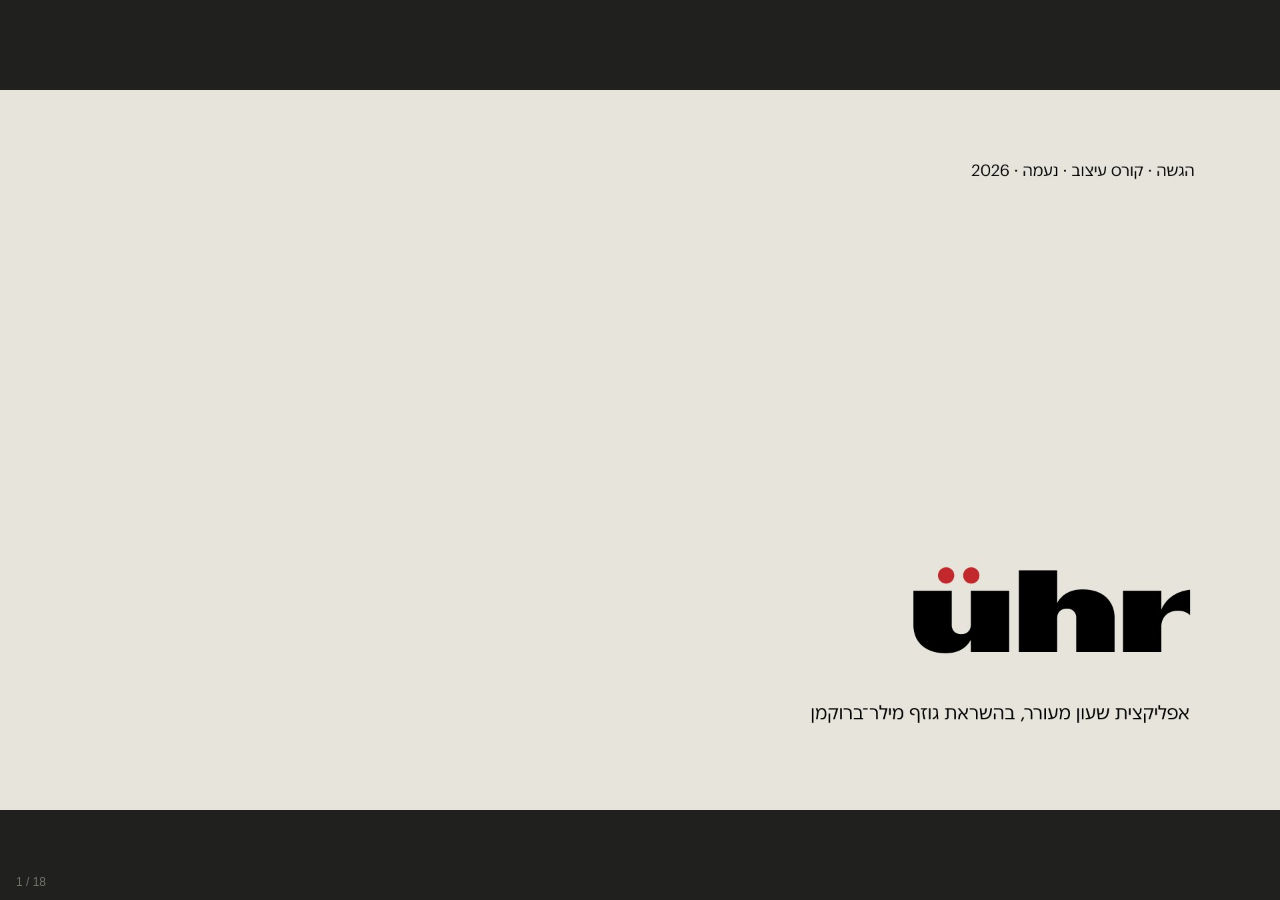
<file: deck.html>
<!DOCTYPE html>
<html lang="he" dir="rtl">
<head>
<meta charset="utf-8">
<meta name="viewport" content="width=device-width,initial-scale=1">
<title>ühr — הגשה</title>
<style>
html,body{margin:0;height:100%;background:#20201E;overflow:hidden}
#stage{position:absolute;left:50%;top:50%;width:1920px;height:1080px;transform-origin:0 0}
.s{position:absolute;inset:0;display:none}
.s.on{display:block}
.s img{width:1920px;height:1080px;display:block}
.s video{position:absolute;left:643px;top:64px;width:541px;height:962px;background:#000;object-fit:cover}
#n{position:fixed;left:16px;bottom:12px;font:12px/1 Helvetica,Arial,sans-serif;color:#A9A79F;opacity:.6;direction:ltr}
</style>
</head>
<body>
<div id="stage"></div>
<div id="n"></div>
<script>
const N=18, stage=document.getElementById('stage'), num=document.getElementById('n');
for(let i=1;i<=N;i++){const d=document.createElement('div');d.className='s';
 const p=String(i).padStart(2,'0');d.innerHTML='<img src="deck/s'+p+'.jpg" alt="שקף '+i+'">';
 if(i===14)d.innerHTML+='<video src="deck/teaser.mp4" poster="deck/teaser.jpg" muted loop playsinline controls></video>';
 stage.appendChild(d);}
const S=[...stage.children];
let cur=Math.min(N,Math.max(1,parseInt(location.hash.slice(1))||1));
function fit(){const k=Math.min(innerWidth/1920,innerHeight/1080);stage.style.transform='scale('+k+') translate(-50%,-50%)';}
function go(i){cur=Math.min(N,Math.max(1,i));S.forEach((s,j)=>{const on=j===cur-1;s.classList.toggle('on',on);const v=s.querySelector('video');if(v){on?v.play().catch(()=>{}):v.pause();}});num.textContent=cur+' / '+N;history.replaceState(null,'','#'+cur);}
addEventListener('resize',fit);
addEventListener('keydown',e=>{if(['ArrowRight','ArrowDown','PageDown',' ','Enter'].includes(e.key)){e.preventDefault();go(cur+1)}
 else if(['ArrowLeft','ArrowUp','PageUp','Backspace'].includes(e.key)){e.preventDefault();go(cur-1)}
 else if(e.key==='Home')go(1);else if(e.key==='End')go(N);
 else if(e.key==='f'){document.fullscreenElement?document.exitFullscreen():document.documentElement.requestFullscreen()}});
addEventListener('click',e=>{if(e.target.tagName==='VIDEO')return;go(e.clientX>innerWidth/2?cur-1:cur+1)});
let tx=null;addEventListener('touchstart',e=>tx=e.touches[0].clientX);
addEventListener('touchend',e=>{if(tx===null)return;const dx=e.changedTouches[0].clientX-tx;if(Math.abs(dx)>40)go(dx>0?cur+1:cur-1);tx=null});
fit();go(cur);
</script>
</body>
</html>
</file>
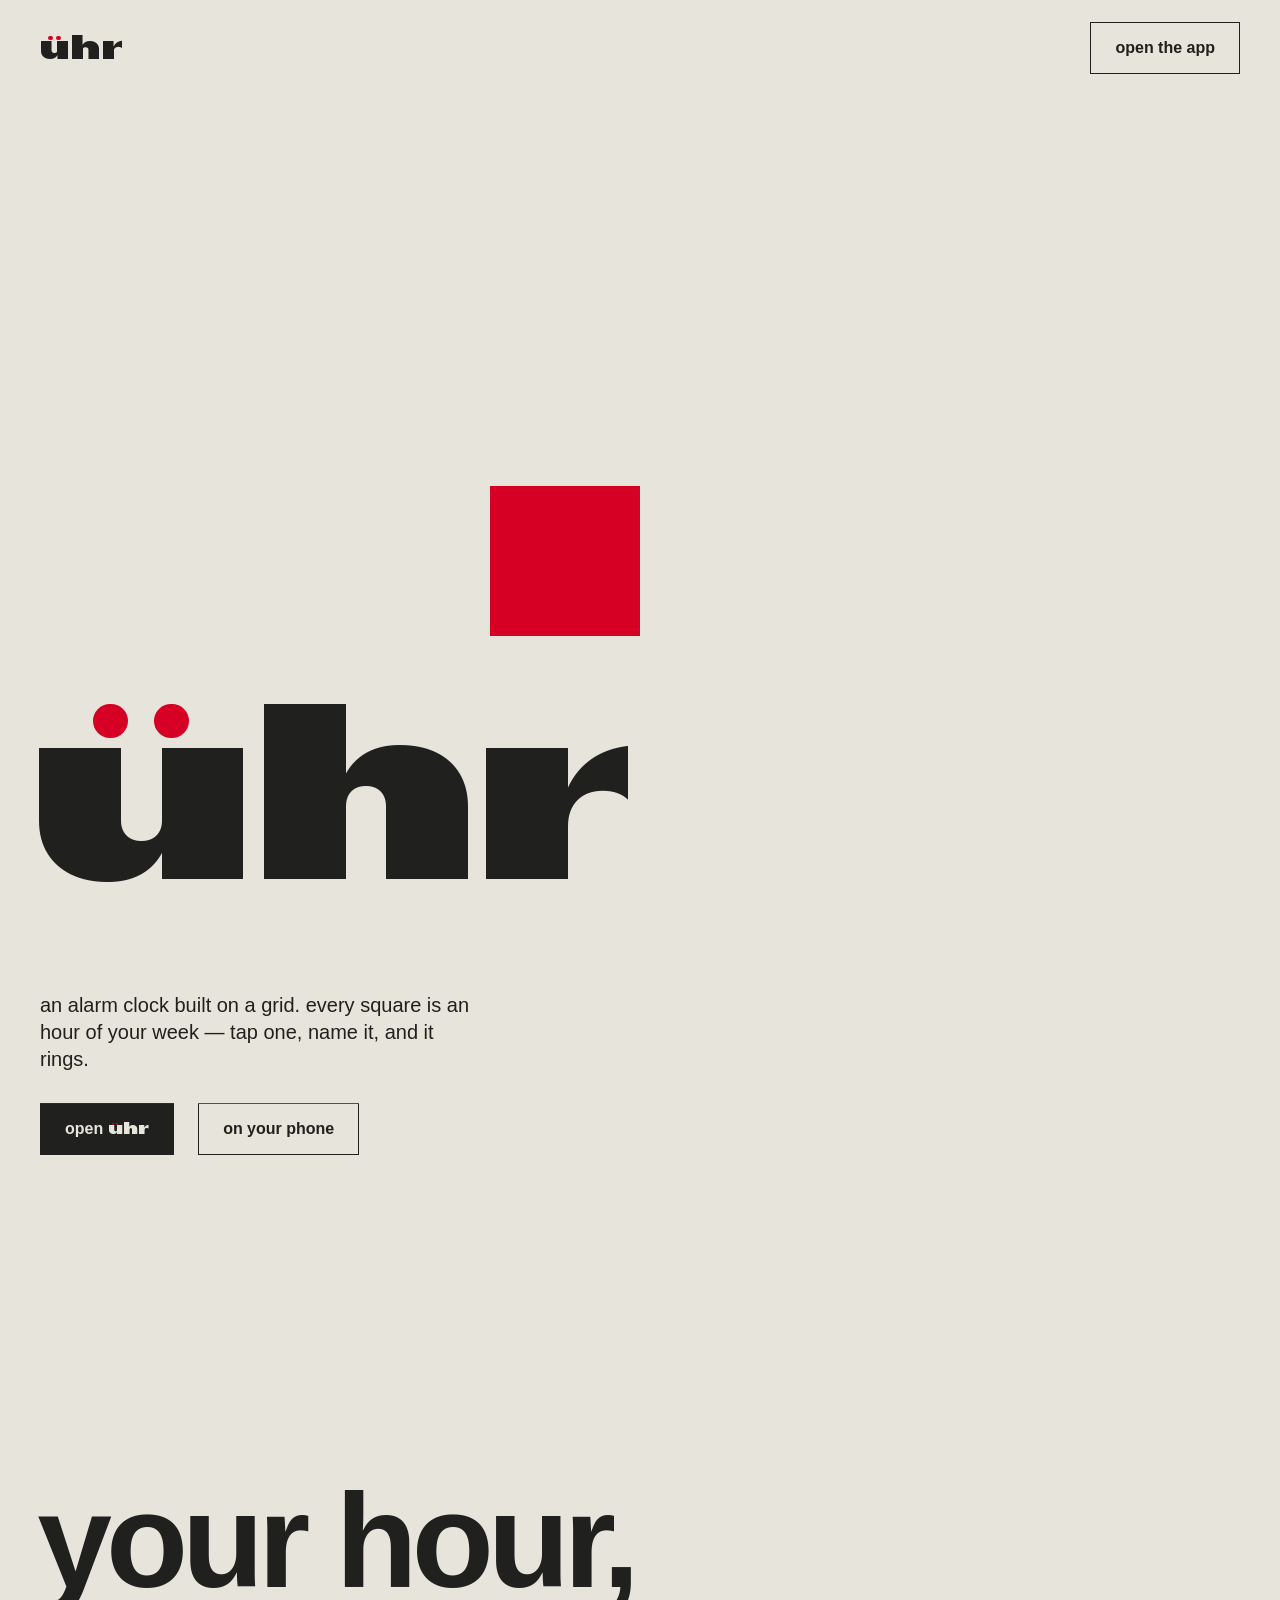
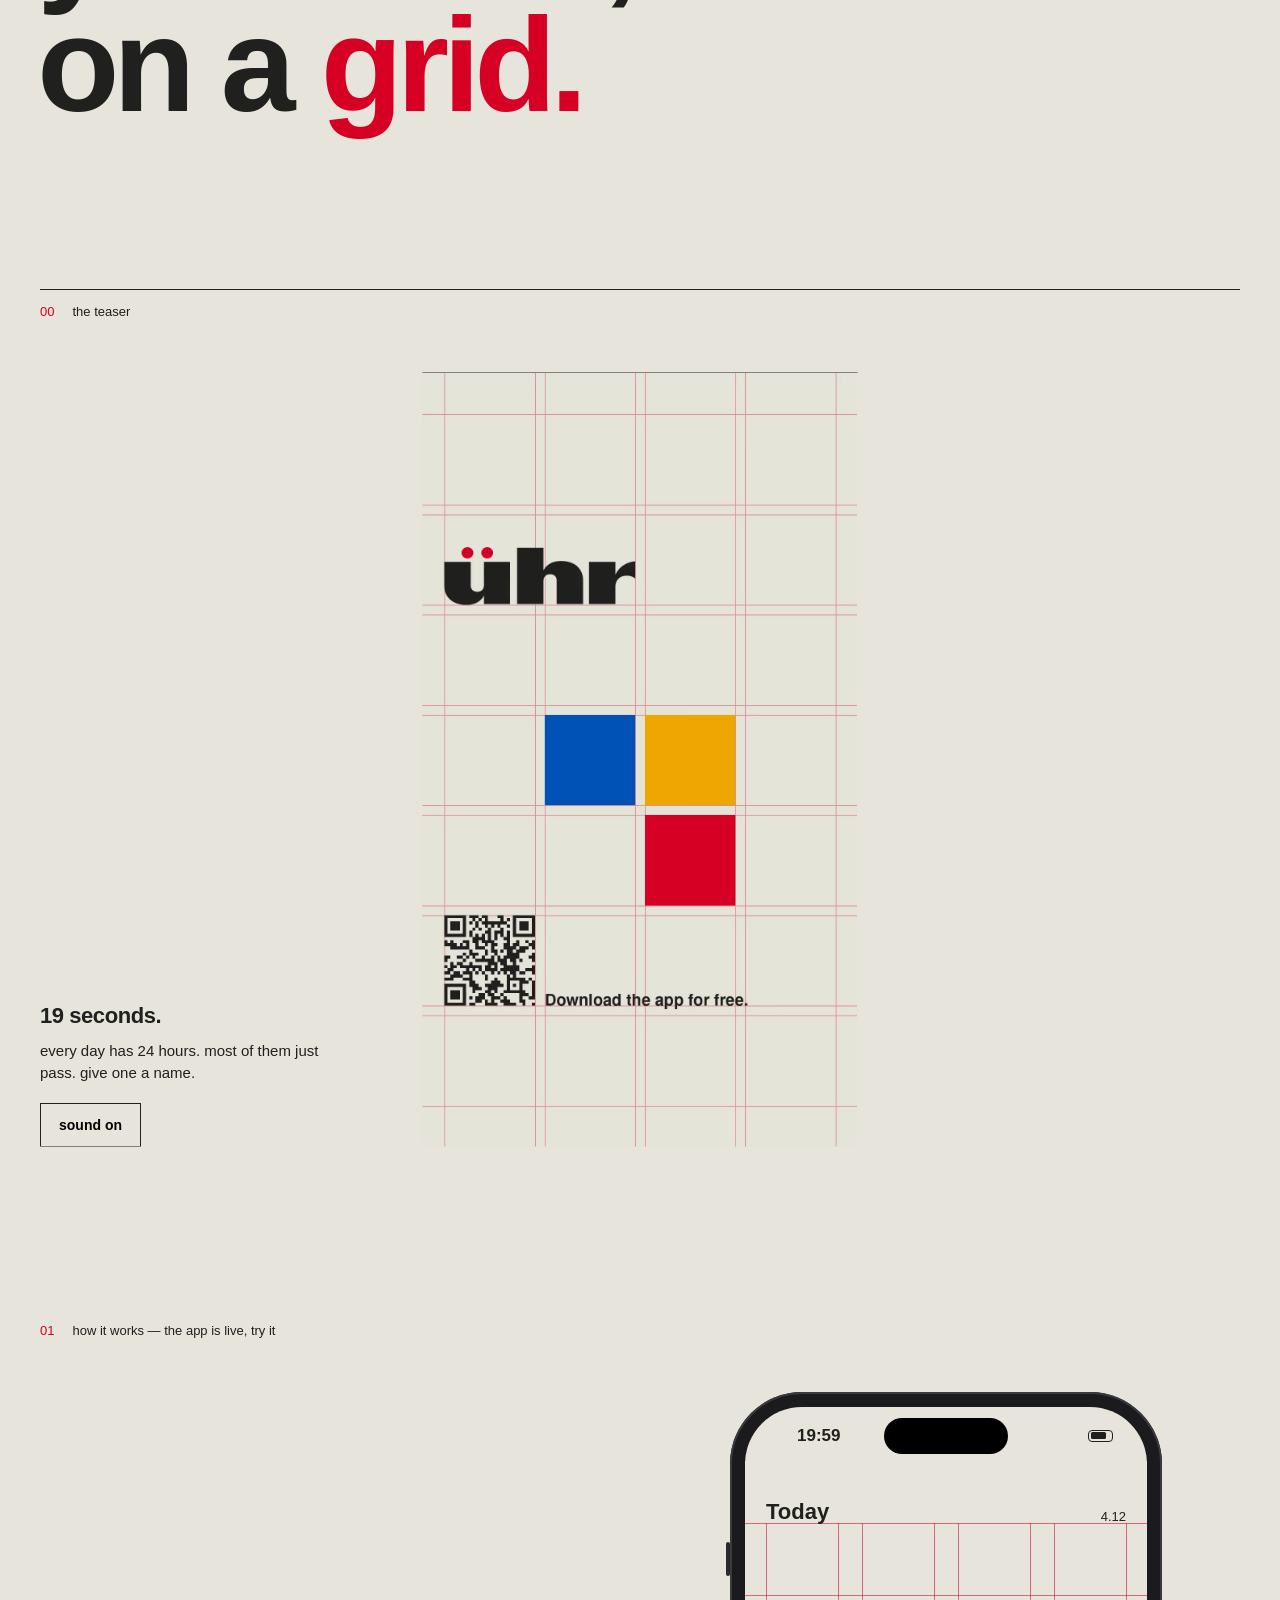
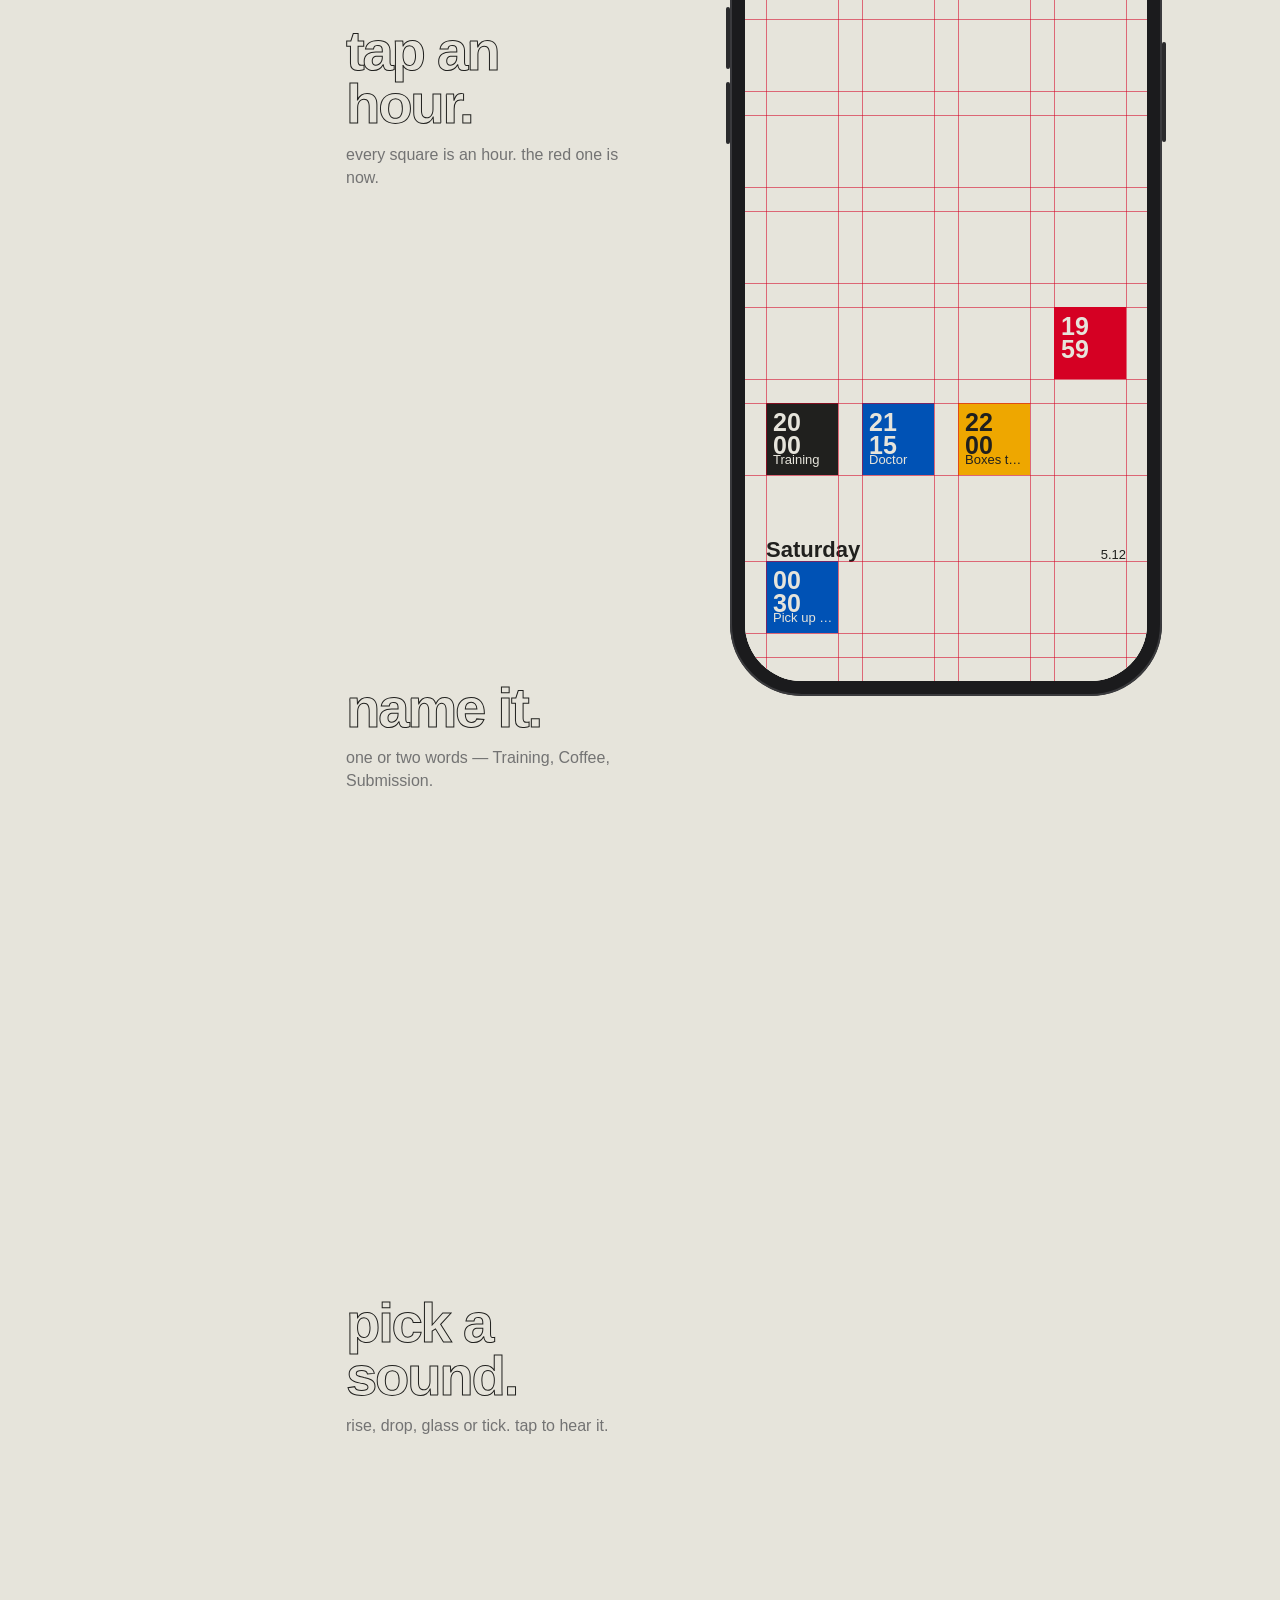
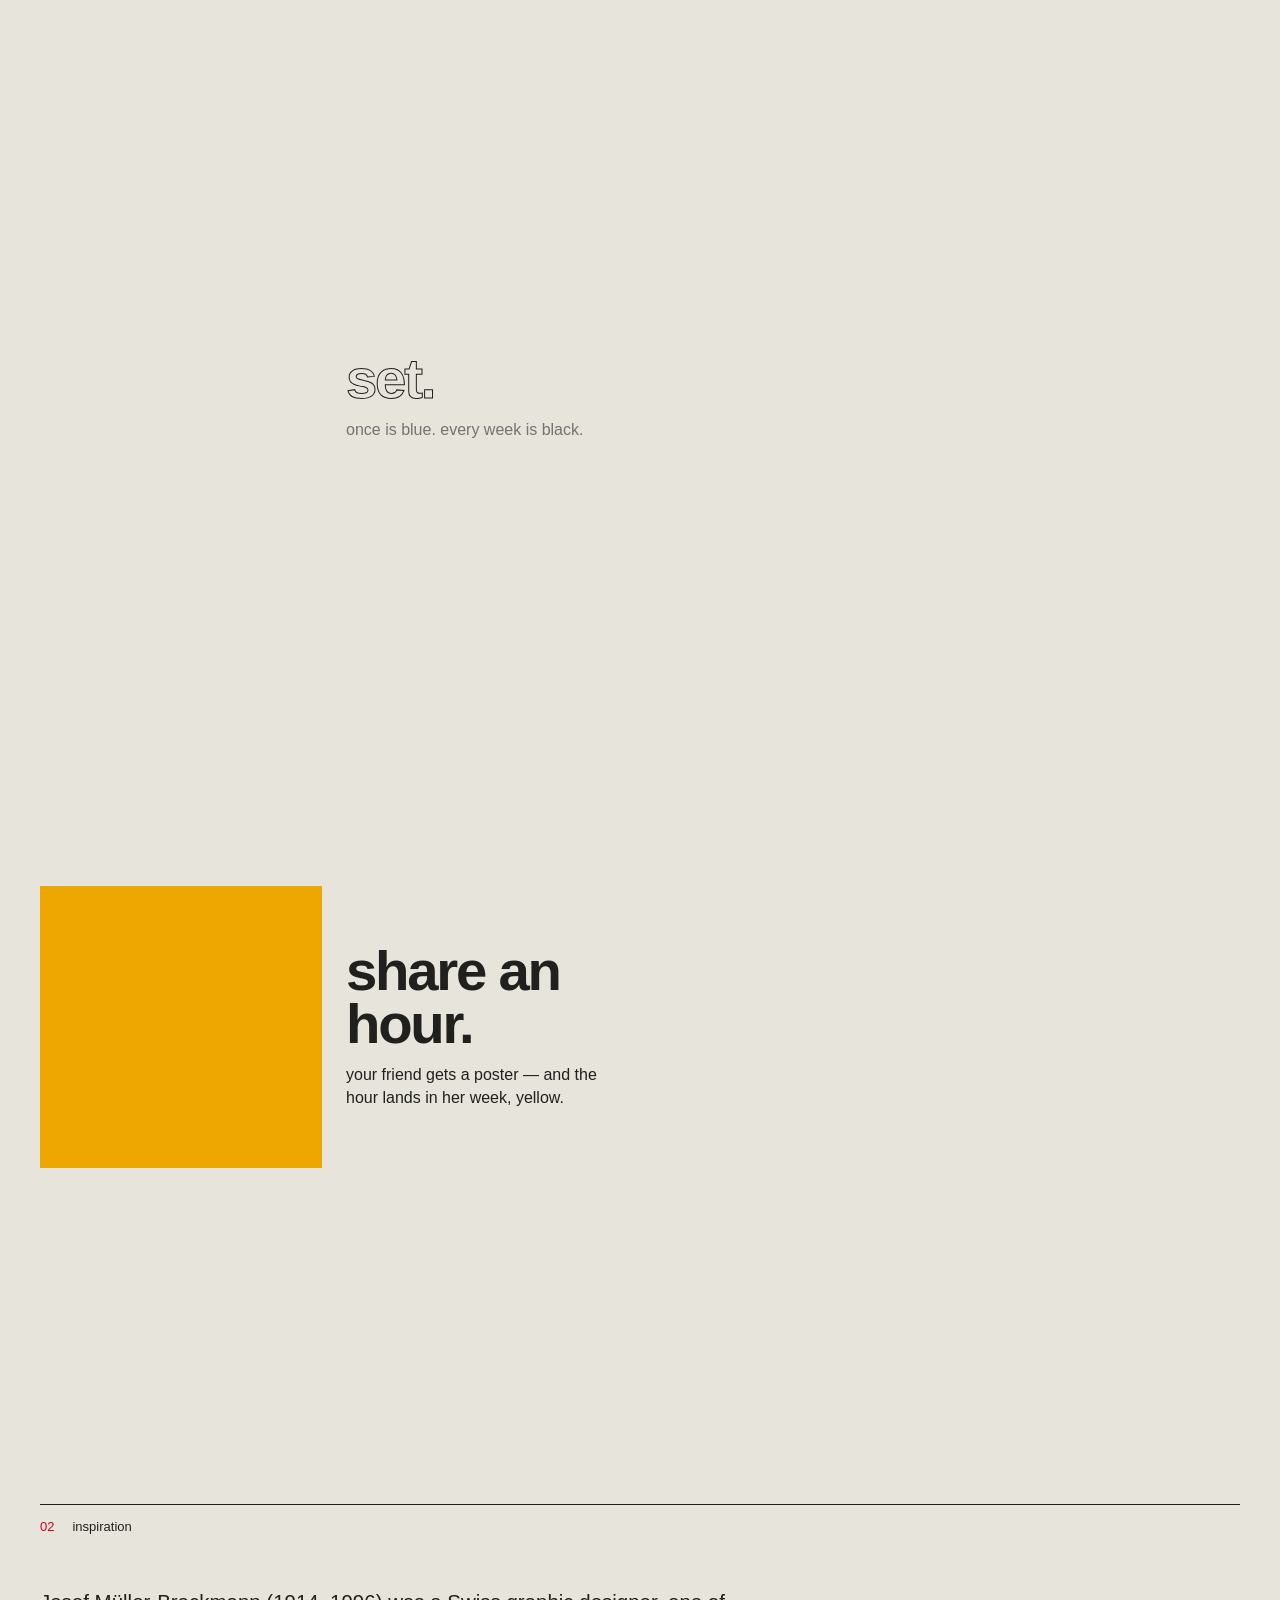
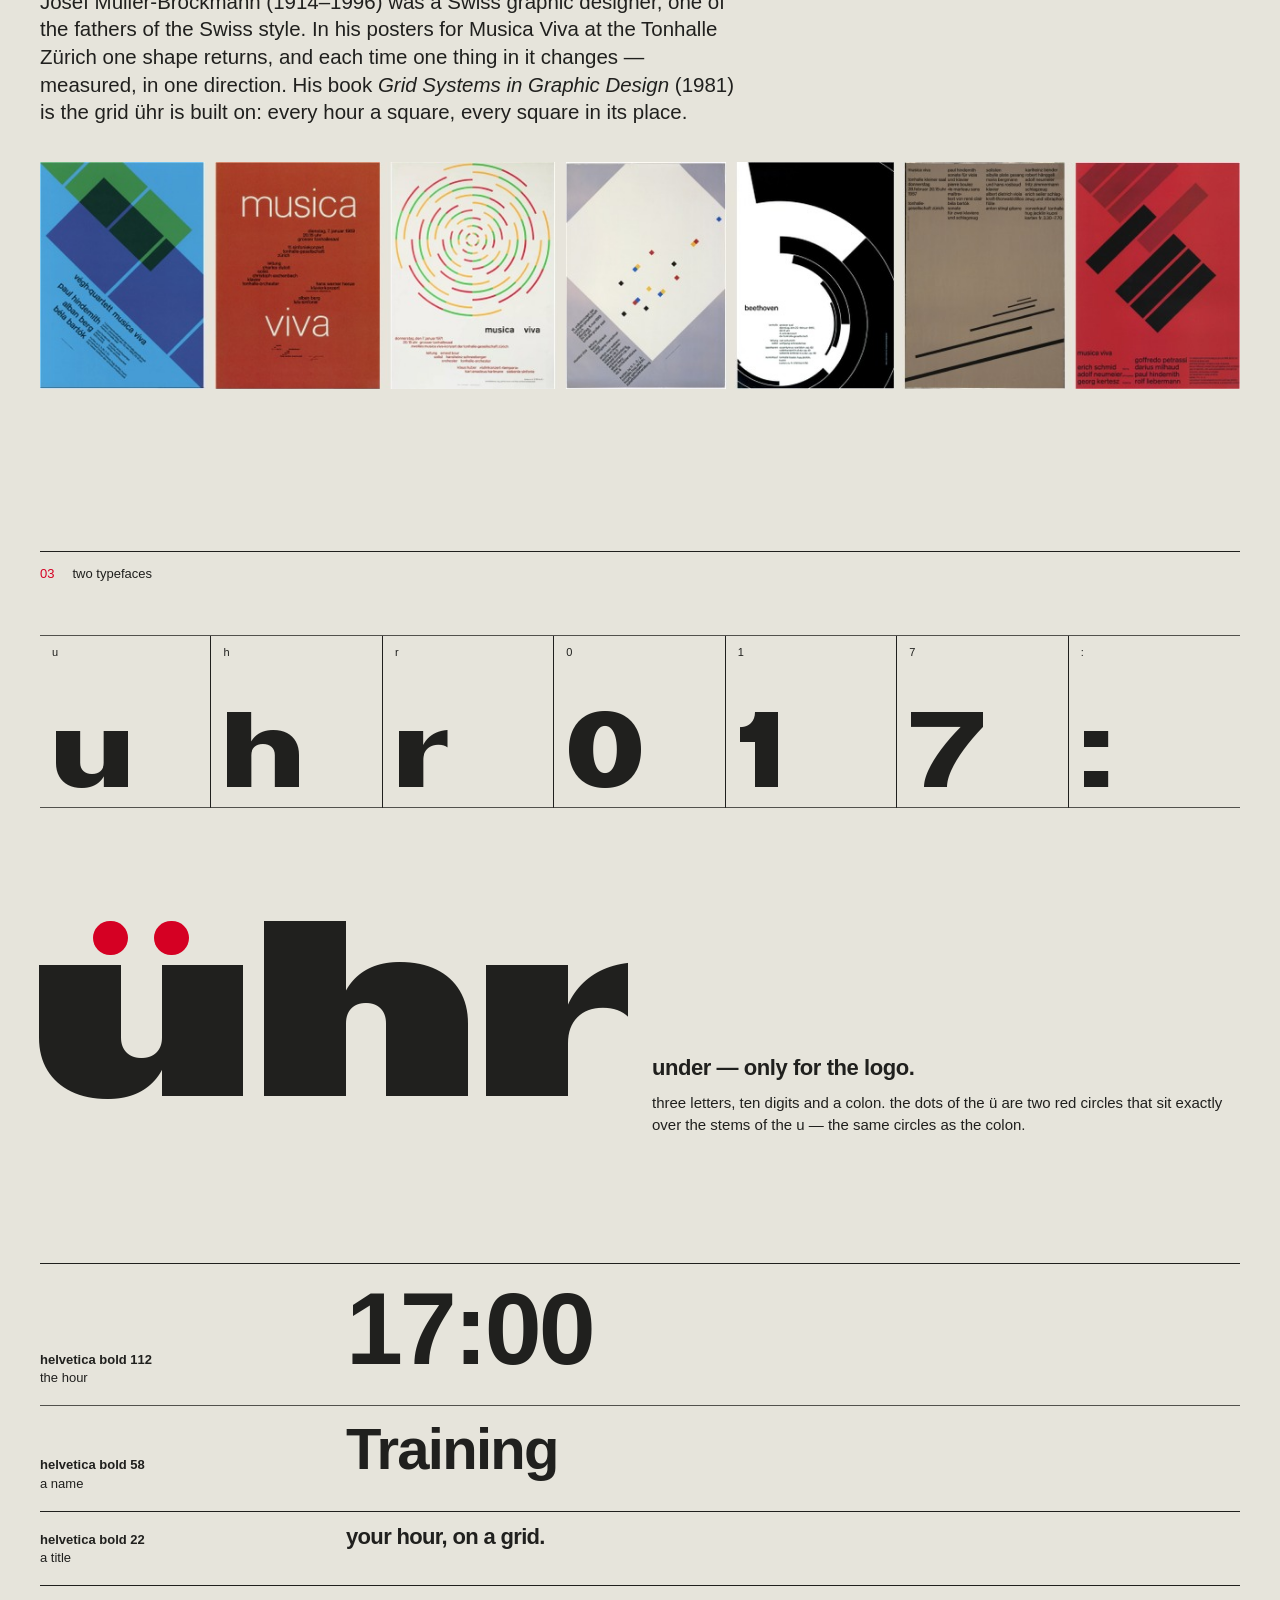
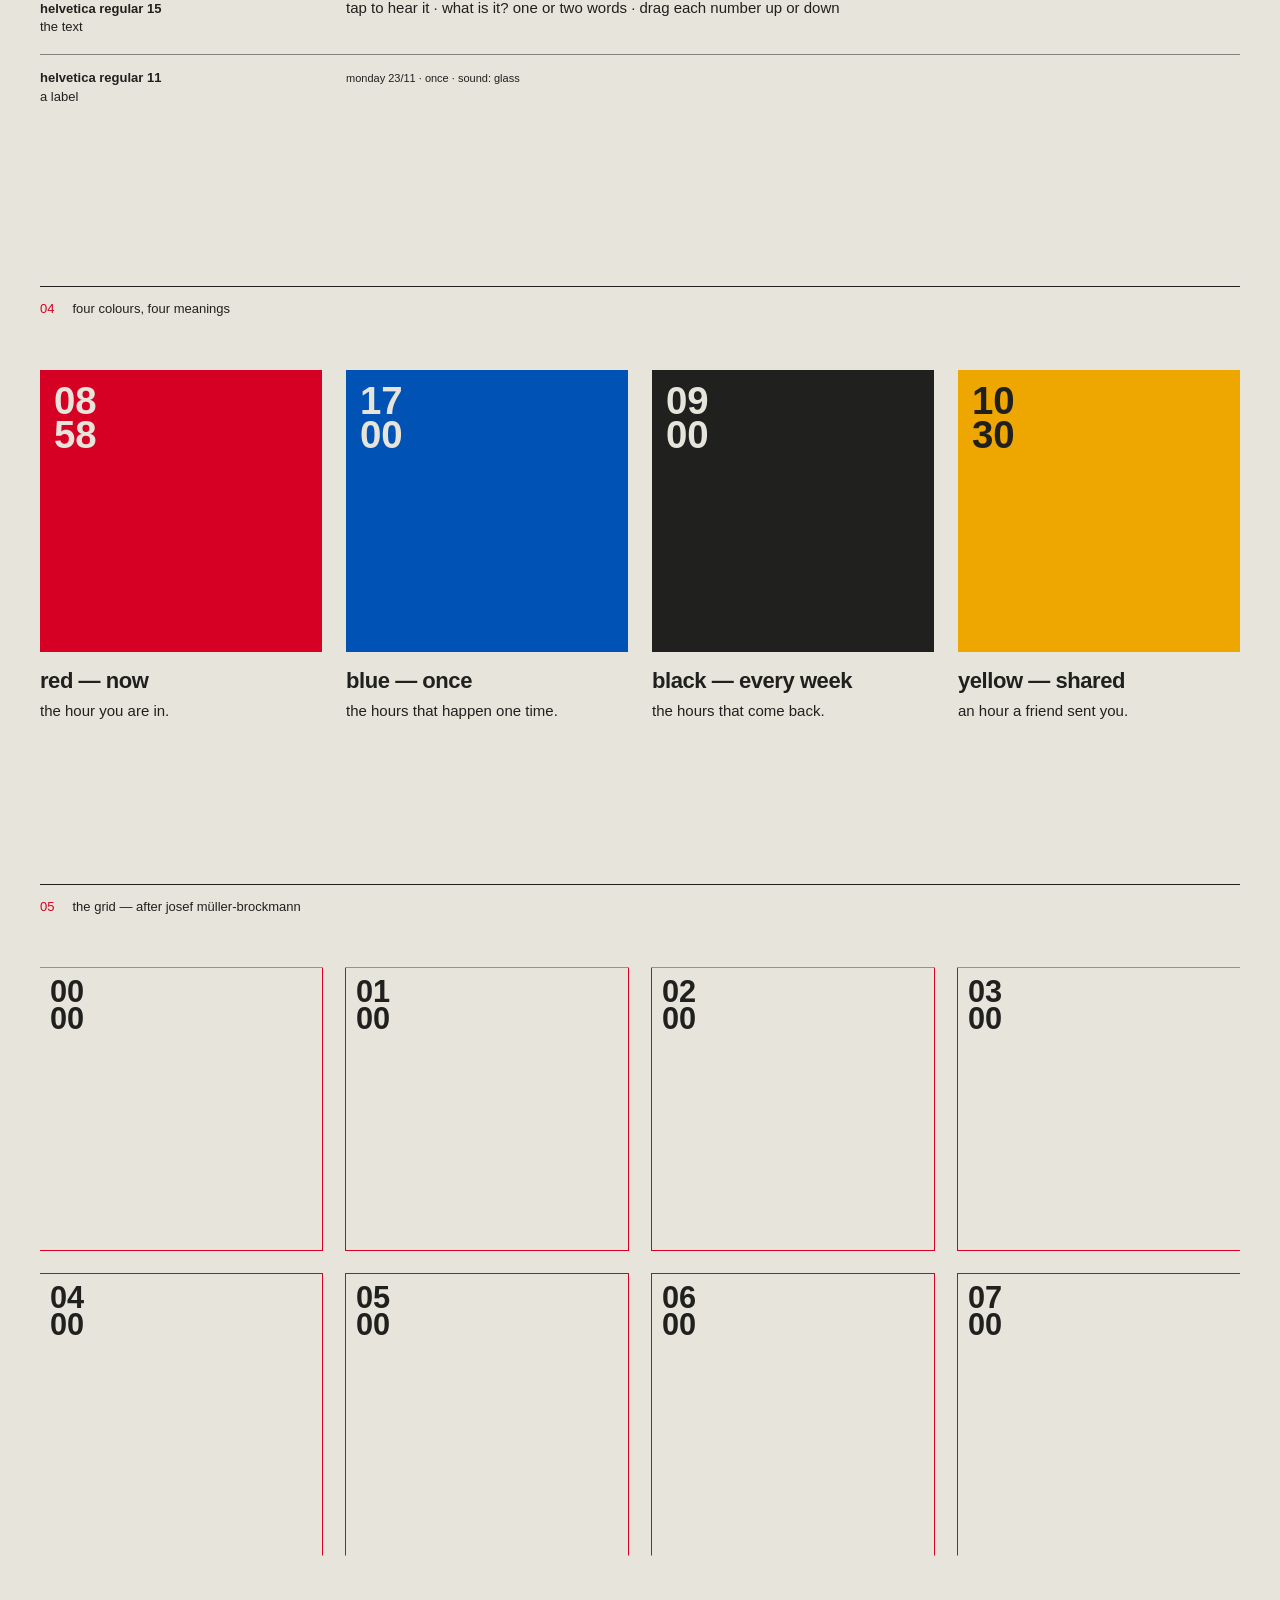
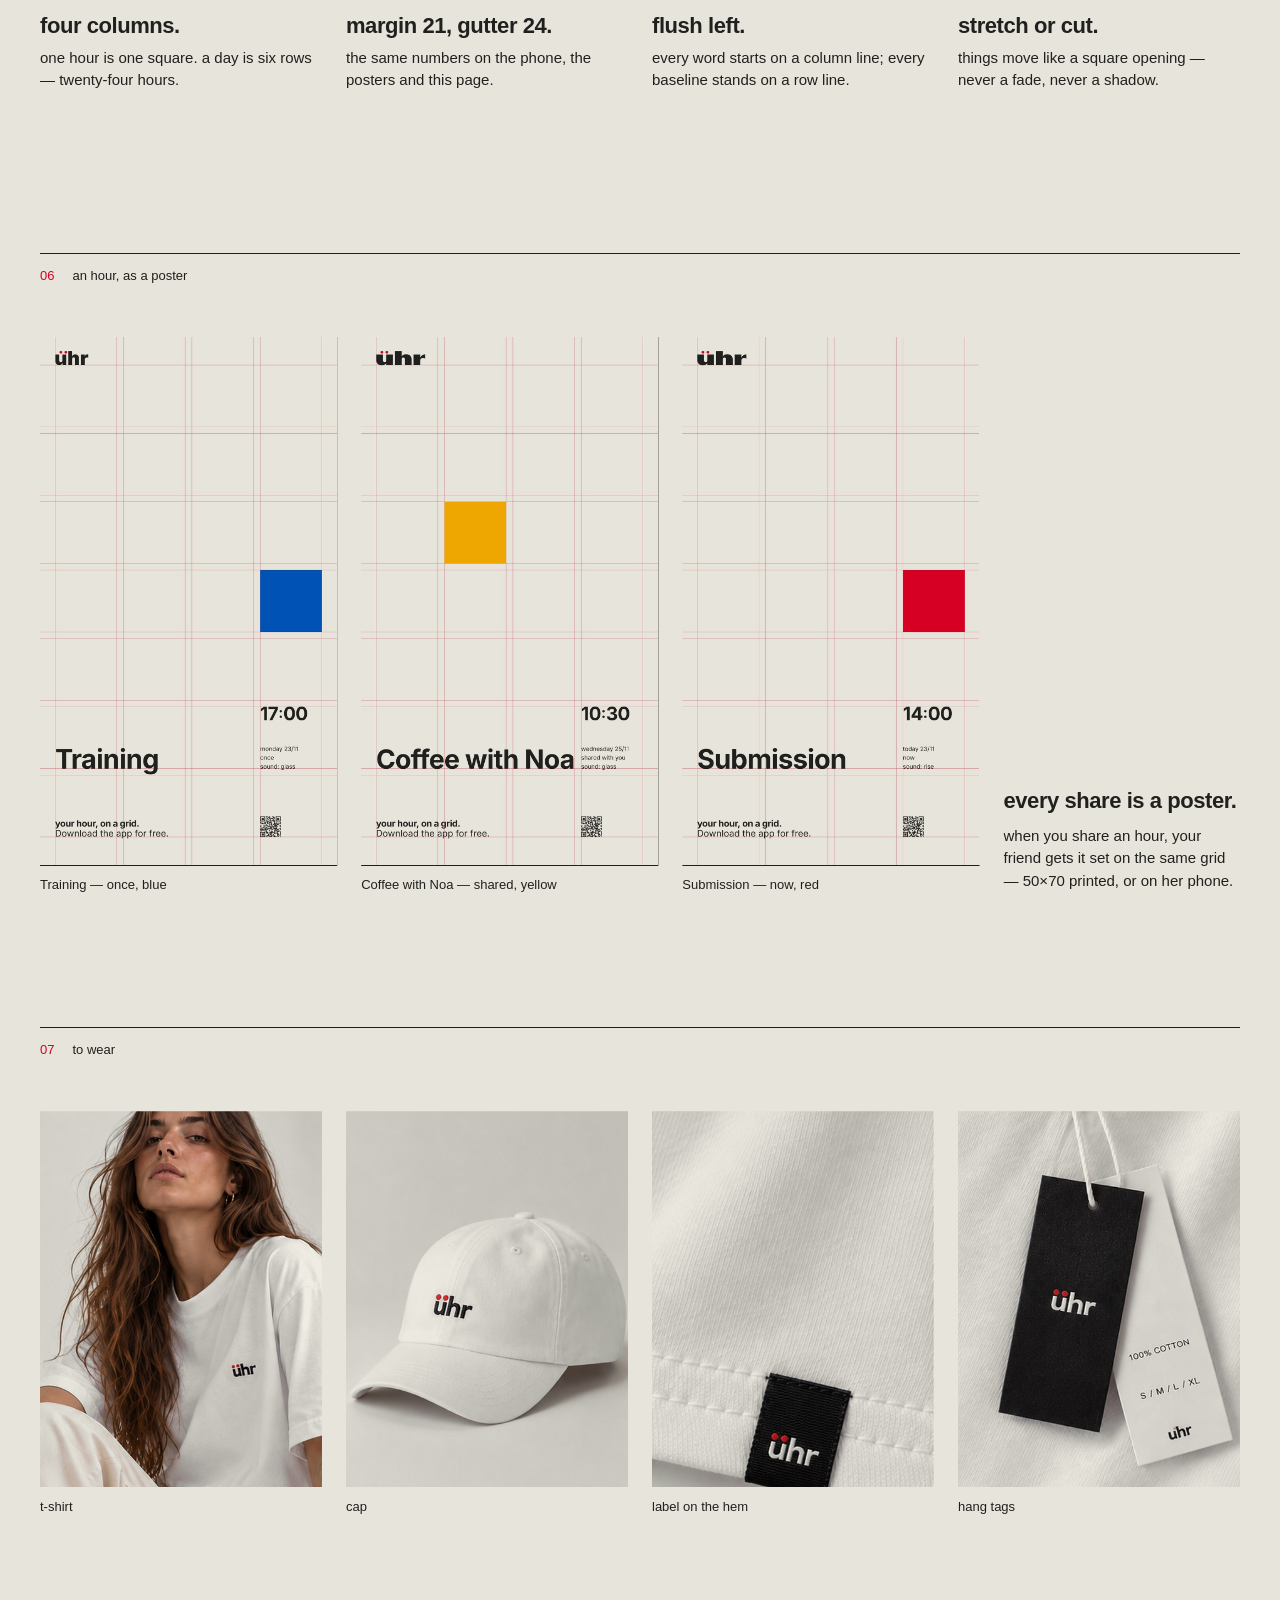
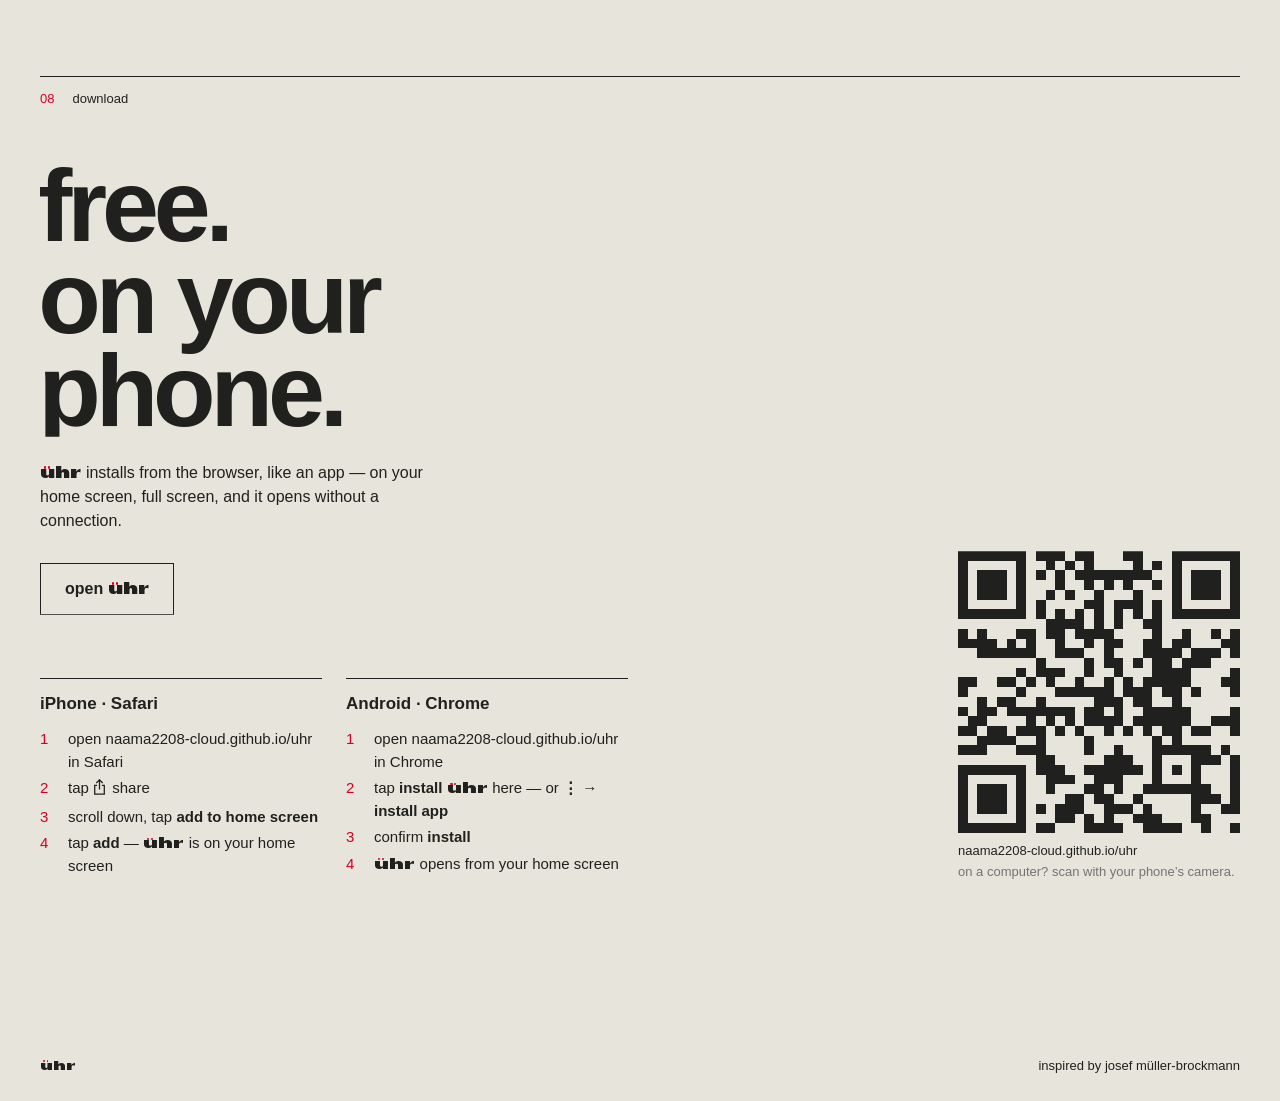
<file: landing.html>
<!doctype html>
<html lang="en"><head><meta charset="utf-8"><meta name="color-scheme" content="light"><meta name="viewport" content="width=device-width,initial-scale=1">
<title>ühr — your hour, on a grid</title>
<meta name="description" content="ühr is an alarm clock built on a grid: every square is an hour of your week.">
<meta name="theme-color" content="#E6E4DB">
<link rel="manifest" href="manifest.webmanifest"><link rel="apple-touch-icon" href="icon-180.png"><meta name="apple-mobile-web-app-capable" content="yes"><meta name="apple-mobile-web-app-title" content="ühr">
<link rel="icon" href="icon-192.png"><link rel="stylesheet" href="under.css"><link rel="stylesheet" href="tokens.css?v=11.21">
<style>
/* the landing page, made of the app's own language: four columns, red hairlines, Helvetica and under.
   motion only stretches or cuts — lines grow from an edge, type is uncovered from the left, squares stretch. nothing fades. */
*{box-sizing:border-box;margin:0;padding:0}
html{background:var(--paper)}
body{font-family:var(--font);color:var(--ink);background:var(--paper);-webkit-font-smoothing:antialiased;overflow-x:hidden}
a{color:inherit}
:root{--W:min(1200px,100vw - 2*var(--margin));--C:calc((var(--W) - 3*var(--gap))/4)}
.wrap{width:var(--W);margin:0 auto;position:relative}
.g{display:grid;grid-template-columns:repeat(4,1fr);column-gap:var(--gap)}
/* the page's grid is not drawn: the four columns are there only in where things stand */
.cols{position:fixed;inset:0;pointer-events:none;z-index:0}
.cols .wrap{height:100%}
.cols i{position:absolute;top:0;bottom:0;width:1px;background:var(--line);opacity:.35;transform-origin:top;transform:scaleY(0);transition:transform var(--move) var(--ease) var(--d)}
.cols i:nth-child(even){transform-origin:bottom}
.ready .cols i{transform:none}
main{position:relative;z-index:1}
/* the uncover: a block is clipped to nothing, and opens from the left when it comes into view */
.un{clip-path:inset(0 100% 0 0);transition:clip-path var(--move) var(--ease) var(--d,0ms)}
.in .un,.un.in{clip-path:inset(0 0 0 0)}
.rule{height:1px;background:var(--ink);transform:scaleX(0);transform-origin:left;transition:transform var(--move) var(--ease)}
.in>.rule,.in .rule{transform:none}
section{padding:0 0 18vh}
.k{grid-column:1/-1;font-size:13px;display:flex;gap:18px;padding:14px 0 6vh}.k b{color:var(--red);font-weight:400;font-variant-numeric:tabular-nums}
.btn{display:inline-flex;align-items:center;justify-content:center;height:52px;padding:0 24px;font:700 16px var(--font);text-decoration:none;border:1.5px solid var(--ink);white-space:nowrap;background:var(--paper);position:relative;overflow:hidden}
.btn span{position:relative}
.btn.go{background:var(--ink);color:var(--paper)}
header{display:flex;justify-content:space-between;align-items:center;padding:22px 0}
header .lg{font-size:32px}
/* 1 — the poster */
.hero{min-height:100vh;align-content:start;padding-top:6vh}
.hero .big{grid-column:1/3;font-size:calc((2 * var(--C) + var(--gap)) / 2.457);line-height:.8;margin-top:5vh;margin-left:-.032em}
/* a day on the grid: 24 squares, eight across, touching. pass over one and it takes a colour of the app (cut, no fade) */
.field{grid-column:1/-1;display:grid;grid-template-columns:repeat(8,1fr);margin-top:4vh}
.field i{aspect-ratio:1;display:block;touch-action:manipulation}
.field i.f-r{background:var(--red)}.field i.f-b{background:var(--blue)}.field i.f-y{background:var(--yellow)}.field i.f-k{background:var(--ink)} /* the logo's ink spans the four columns exactly: first stem on the first line, the r's end on the last */
.hero p{grid-column:1/3;font-size:20px;line-height:1.35;margin-top:8vh;max-width:22em}
.hero .acts{grid-column:1/3;display:flex;gap:var(--gap);margin-top:30px}
/* 2 — the line: it just stands there */
.line{padding:18vh 0}
.line h2{margin-left:-.02em;font-size:clamp(80px,10.5vw,170px);letter-spacing:-.045em;line-height:.92;font-weight:700}
.line h2 span{display:block}
.line h2 .r{color:var(--red)}
/* the teaser: its own part — on columns 2 and 3, as tall as the screen lets it; the label and the sound on column 1 */
.film .lab{grid-column:1/2;font-size:15px;line-height:1.5;align-self:end}
.film .lab b{display:block;font-size:22px;letter-spacing:-.02em;margin-bottom:8px}
.film .lab .btn{margin-top:18px;height:44px;padding:0 18px;font-size:14px}
.film .v{grid-column:2/4;justify-self:center;height:min(86vh,calc((2*var(--C) + var(--gap))*16/9));aspect-ratio:9/16;outline:1px solid var(--ink)}
.film .v video{width:100%;height:100%;display:block;object-fit:cover}
/* 3 — the app, live; the steps change as you scroll */
.live .steps{grid-column:1/3}
.live .step{height:70vh;display:flex;align-items:center;gap:var(--gap)}
.live .step .sq{width:var(--C);flex:none;aspect-ratio:1;background:var(--sqc,var(--ink));transform:scaleY(0);transform-origin:top;transition:transform var(--move) var(--ease)}
.live .step.on .sq{transform:none}
.live .step h3{font-size:clamp(40px,4.4vw,72px);letter-spacing:-.04em;line-height:.95}
.live .step p{font-size:16px;line-height:1.45;margin-top:12px;max-width:18em}
.live .step:not(.on) h3,.live .step:not(.on) p{color:transparent;-webkit-text-stroke:1px var(--ink)}
.live .step:not(.on) p{-webkit-text-stroke:0;color:var(--grey)}
/* the live app, in an iPhone: a 432×904 body, 15 px bezel, the screen 402×874 with its island and status bar; scaled to fit the screen height */
.live .phone{grid-column:3/5;justify-self:center;position:sticky;top:calc(50vh - 452px * var(--ps));width:calc(432px * var(--ps));height:calc(904px * var(--ps));align-self:start;--ps:min(1,calc((100vh - 48px)/904px))}
.live .body{width:432px;height:904px;transform:scale(var(--ps));transform-origin:0 0;border-radius:72px;background:#1b1b1d;padding:15px;position:relative}
.live .body::after{content:"";position:absolute;inset:0;border-radius:72px;border:2px solid #3a3a3d;pointer-events:none}
.live .body i{position:absolute;background:#2a2a2c;border-radius:2px;width:4px}
.live .scr{position:relative;width:402px;height:874px;border-radius:57px;overflow:hidden;background:var(--paper)}
.live .isl{position:absolute;top:11px;left:139px;width:124px;height:36px;border-radius:20px;background:#000;z-index:3}
.live .sb{position:absolute;top:0;left:0;right:0;height:54px;display:flex;justify-content:space-between;align-items:center;padding:4px 34px 0 52px;font:700 17px var(--font);z-index:2}
.live .sb .bat{width:25px;height:12px;border:1.5px solid var(--ink);border-radius:4px;padding:1.5px}.live .sb .bat b{display:block;height:100%;width:78%;background:var(--ink);border-radius:1.5px}
.live iframe{position:absolute;top:54px;left:0;width:402px;height:820px;border:0;display:block}
/* 4 — type */
.type .spec{grid-column:1/-1;display:grid;grid-template-columns:repeat(7,1fr);border-top:1px solid var(--ink)}
.type .gl{aspect-ratio:1;display:flex;align-items:flex-end;padding:12px;font-family:var(--type);font-weight:700;font-size:clamp(60px,8vw,128px);line-height:.8;position:relative;border-right:1px solid var(--ink);border-bottom:1px solid var(--ink);}
.type .gl:last-child{border-right:0}
.type .gl span{position:relative}
.type .gl small{position:absolute;top:10px;left:12px;font:400 11px var(--font)}
.type .logo{grid-column:1/3;font-size:calc((2 * var(--C) + var(--gap)) / 2.457);line-height:.8;margin-top:10vh;margin-left:-.032em}
.type .lnote{grid-column:3/5;font-size:15px;line-height:1.5;margin-top:10vh;align-self:end}
.type .lnote b{display:block;font-size:22px;letter-spacing:-.02em;margin-bottom:8px}
.type .hel{grid-column:1/-1;margin-top:14vh}
.type .row{display:grid;grid-template-columns:var(--C) 1fr;column-gap:var(--gap);align-items:baseline;border-top:1px solid var(--ink);padding:14px 0 18px;}
.type .row .m{font-size:13px;line-height:1.4}.type .row .m b{display:block}
.type .row .s{letter-spacing:-.03em;line-height:1;white-space:nowrap;overflow-x:clip;overflow-y:visible}.rg .s{white-space:normal;line-height:1.3}
/* 5 — the colours: hover stretches the square down a whole column */
.col .f{position:relative;}
.col .sq{width:100%;aspect-ratio:1;position:relative;transition:aspect-ratio var(--move) var(--ease);font-weight:700;font-size:clamp(28px,3vw,44px);line-height:.9;font-variant-numeric:tabular-nums}
.col .f:hover .sq{aspect-ratio:1/2}
.col .sq span{position:absolute;left:14px;top:14px}
.col .sq em{position:absolute;left:14px;bottom:14px;font:400 13px/1.45 var(--font);clip-path:inset(0 100% 0 0);transition:clip-path var(--move) var(--ease)}
.col .f:hover .sq em{clip-path:inset(0)}
.col h3{font-size:22px;letter-spacing:-.02em;margin:16px 0 6px}
.col p{font-size:15px;line-height:1.45}
.col .fx .sq{background:var(--fixed);color:var(--on-fixed)}.col .on .sq{background:var(--once);color:var(--on-once)}
.col .sh .sq{background:var(--shared);color:var(--on-shared)}.col .nw .sq{background:var(--now);color:var(--paper)}
/* 6 — the grid itself */
.grid .cells{grid-column:1/-1;display:grid;grid-template-columns:repeat(4,1fr);gap:var(--gap)}
.grid .c{aspect-ratio:1;outline:1px solid var(--line);position:relative;font-size:13px;padding:10px;}
.grid .c span{position:relative;font-weight:700;font-size:clamp(22px,2.4vw,36px);line-height:.9;font-variant-numeric:tabular-nums}
.grid .rules{grid-column:1/-1;display:grid;grid-template-columns:repeat(4,1fr);gap:var(--gap);margin-top:6vh;font-size:15px;line-height:1.45}
.grid .rules b{display:block;font-size:22px;letter-spacing:-.02em;margin-bottom:6px}
/* 7 — the posters: each plays its motion when it comes into view */
.posters .p{position:relative;aspect-ratio:9/16}
.posters .p video{width:100%;height:100%;display:block;object-fit:cover;outline:1px solid var(--ink)}
.posters .p figcaption{font-size:13px;margin-top:12px}
.posters .note{grid-column:4/5;font-size:15px;line-height:1.5;align-self:end}
.posters .note b{display:block;font-size:22px;letter-spacing:-.02em;margin-bottom:8px}
/* 8 — things to wear */
.wear .w{overflow:hidden;aspect-ratio:3/4}
.wear .w img{width:100%;height:100%;object-fit:cover;display:block;transition:transform var(--move) var(--ease)}
.wear figcaption{font-size:13px;margin-top:12px}
/* 9 — download */
.dl h2{margin-left:-.017em;grid-column:1/3;font-size:clamp(64px,8vw,128px);letter-spacing:-.05em;line-height:.9}
.dl p{grid-column:1/3;font-size:16px;line-height:1.5;margin-top:24px;max-width:24em}
.dl .acts{grid-column:1/3;margin-top:30px;display:flex;gap:var(--gap)}
.dl .qr{grid-column:4/5;grid-row:3/7;align-self:end}
.dl .qr svg{display:block;width:100%;height:auto}
.dl .url{font-size:13px;margin-top:10px;display:block;text-decoration:none}
.dl .how{grid-column:1/3;display:grid;grid-template-columns:1fr 1fr;gap:var(--gap);margin-top:7vh;font-size:15px;line-height:1.5}
.dl .how b{font-weight:700}.dl .how .os>b{display:block;font-size:17px;margin-bottom:10px;padding-top:12px;border-top:1px solid var(--ink)}
.dl .how ol{list-style:none;counter-reset:s}.dl .how li{counter-increment:s;position:relative;padding:2px 0 2px 28px}
.dl .how li::before{content:counter(s);position:absolute;left:0;font-variant-numeric:tabular-nums;color:var(--red)}
.dl .how .u{white-space:nowrap}.dl .how .ic{display:inline-block;vertical-align:-2px;margin-right:2px}
.dl .how .os.here>b::after{content:" — your phone";font-weight:400;color:var(--grey)}
.dl .qn{display:block;font-size:13px;color:var(--grey);margin-top:6px}
.dl button.btn{cursor:pointer;font-family:var(--font)}
.btn[hidden]{display:none}
@media (max-width:820px){.dl .how{grid-column:1/-1;grid-template-columns:1fr}}
footer{padding:16px 0 28px;font-size:13px;display:flex;justify-content:space-between}
@media (max-width:820px){
  .hero{min-height:auto;padding-bottom:10vh}
  .hero .big{margin-top:6vh}
  .hero p,.hero .acts,.dl h2,.dl p,.dl .acts,.type .logo,.type .lnote{grid-column:1/-1}
  .hero p{font-size:18px;margin-top:6vh}
  .line{padding:8vh 0}.line h2{font-size:16vw}
  .film .lab{grid-column:1/-1;order:2;margin-top:3vh}.film .v{grid-column:1/-1;height:auto;width:100%}
  .live .steps{grid-column:1/-1}.live .phone{display:none}
  .live .step{height:auto;padding:5vh 0;align-items:flex-start}
  .live .step .sq{width:22vw;transform:none}
  .live .step:not(.on) h3,.live .step:not(.on) p{color:var(--ink);-webkit-text-stroke:0}
  .live .step h3{font-size:30px}
  .type .spec{grid-template-columns:repeat(7,1fr)}.type .gl{font-size:11vw;padding:6px}.type .gl small{display:none}
  .type .logo{margin-top:6vh}.type .lnote{margin-top:3vh}
  .type .row{grid-template-columns:1fr;row-gap:6px}
  .col .f,.posters .p,.wear figure{grid-column:span 2;margin-bottom:5vh}.posters .note{grid-column:1/-1}
  .grid .rules{grid-template-columns:1fr 1fr;row-gap:4vh}
  .dl .qr{grid-column:1/3;grid-row:auto;margin-top:5vh}
  section{padding-bottom:10vh}
}
@media (prefers-reduced-motion:reduce){*{transition:none!important}}
.insp .ip{text-transform:none;grid-column:1/-1;max-width:34em;font-size:clamp(17px,1.6vw,22px);line-height:1.35;margin:0 0 4vh}.insp img{grid-column:1/-1;width:100%;height:auto;display:block}
</style></head>
<body>
<main><div class="wrap">
<header class="un in"><span class="lg"><span class="u">u<i></i><i></i></span>hr</span><a class="btn" href="./"><span>open the app</span></a></header>

<!-- 1 — the poster -->
<section class="hero g">
  <div class="field un" style="--d:100ms" aria-hidden="true"></div>
  <div class="big un" style="--d:200ms" aria-label="ühr"><span class="lg"><span class="u">u<i></i><i></i></span>hr</span></div>
  <p class="un" style="--d:700ms">an alarm clock built on a grid. every square is an hour of your week — tap one, name it, and it rings.</p>
  <div class="acts un" style="--d:850ms"><a class="btn go" href="./"><span>open <span class="lg"><span class="u">u<i></i><i></i></span>hr</span></span></a><a class="btn" href="#download"><span>on your phone</span></a></div>
</section>

<!-- 2 — the line -->
<section class="line" id="line"><div><h2><span>your hour,</span><span>on a <span class="r" style="display:inline">grid.</span></span></h2></div></section>

<!-- the teaser -->
<section class="film g">
  <div class="rule" style="grid-column:1/-1"></div>
  <div class="k"><b>00</b>the teaser</div>
  <div class="lab un"><b>19 seconds.</b>every day has 24 hours. most of them just pass. give one a name.<br><button class="btn" id="snd" type="button"><span>sound on</span></button></div>
  <div class="v un"><video id="tz" src="site/uhr-teaser-v3.mp4" poster="site/uhr-teaser-v3.jpg" autoplay muted loop playsinline aria-label="the ühr teaser"></video></div>
</section>

<!-- 3 — the app, live -->
<section class="live g">
  <div class="k"><b>01</b>how it works — the app is live, try it</div>
  <div class="steps">
    <div class="step" style="--sqc:var(--red)"><div class="sq"></div><div><h3>tap an hour.</h3><p>every square is an hour. the red one is now.</p></div></div>
    <div class="step" style="--sqc:var(--ink)"><div class="sq"></div><div><h3>name it.</h3><p>one or two words — Training, Coffee, Submission.</p></div></div>
    <div class="step" style="--sqc:var(--ink)"><div class="sq"></div><div><h3>pick a sound.</h3><p>rise, drop, glass or tick. tap to hear it.</p></div></div>
    <div class="step" style="--sqc:var(--blue)"><div class="sq"></div><div><h3>set.</h3><p>once is blue. every week is black.</p></div></div>
    <div class="step" style="--sqc:var(--yellow)"><div class="sq"></div><div><h3>share an hour.</h3><p>your friend gets a poster — and the hour lands in her week, yellow.</p></div></div>
  </div>
  <div class="phone" aria-label="ühr, live, in an iPhone"><div class="body"><i style="left:-4px;top:150px;height:34px"></i><i style="left:-4px;top:215px;height:62px"></i><i style="left:-4px;top:290px;height:62px"></i><i style="right:-4px;top:250px;height:100px"></i><div class="scr"><div class="isl"></div><div class="sb"><span id="clk">9:41</span><span class="bat"><b></b></span></div><iframe src="./?embed" title="ühr — live demo" loading="lazy"></iframe></div></div></div>
</section>

<!-- inspiration -->
<section class="insp g">
  <div class="rule" style="grid-column:1/-1"></div>
  <div class="k"><b>02</b>inspiration</div>
  <p class="ip un">Josef Müller-Brockmann (1914–1996) was a Swiss graphic designer, one of the fathers of the Swiss style. In his posters for Musica Viva at the Tonhalle Zürich one shape returns, and each time one thing in it changes — measured, in one direction. His book <i>Grid Systems in Graphic Design</i> (1981) is the grid ühr is built on: every hour a square, every square in its place.</p>
  <img class="un" src="site/mb-works.jpg?v=2" alt="posters by josef müller-brockmann for musica viva, tonhalle zürich" loading="lazy">
</section>

<!-- 4 — type -->
<section class="type g">
  <div class="rule" style="grid-column:1/-1"></div>
  <div class="k"><b>03</b>two typefaces</div>
  <div class="spec un">
    <div class="gl"><small>u</small><span>u</span></div><div class="gl"><small>h</small><span>h</span></div><div class="gl"><small>r</small><span>r</span></div>
    <div class="gl"><small>0</small><span>0</span></div><div class="gl"><small>1</small><span>1</span></div><div class="gl"><small>7</small><span>7</span></div><div class="gl"><small>:</small><span>:</span></div>
  </div>
  <div class="logo un"><span class="lg"><span class="u">u<i></i><i></i></span>hr</span></div>
  <div class="lnote un"><b>under — only for the logo.</b>three letters, ten digits and a colon. the dots of the ü are two red circles that sit exactly over the stems of the u — the same circles as the colon.</div>
  <div class="hel">
    <div class="row un"><div class="m"><b>helvetica bold 112</b>the hour</div><div class="s" style="font-size:clamp(72px,8vw,112px);font-weight:700">17:00</div></div>
    <div class="row un"><div class="m"><b>helvetica bold 58</b>a name</div><div class="s" style="font-size:clamp(44px,4.6vw,58px);font-weight:700">Training</div></div>
    <div class="row un"><div class="m"><b>helvetica bold 22</b>a title</div><div class="s" style="font-size:22px;font-weight:700">your hour, on a grid.</div></div>
    <div class="row rg un"><div class="m"><b>helvetica regular 15</b>the text</div><div class="s" style="font-size:15px;font-weight:400;letter-spacing:0">tap to hear it · what is it? one or two words · drag each number up or down</div></div>
    <div class="row rg un"><div class="m"><b>helvetica regular 11</b>a label</div><div class="s" style="font-size:11px;font-weight:400;letter-spacing:0">monday 23/11 · once · sound: glass</div></div>
  </div>
</section>

<!-- 5 — four colours -->
<section class="col g">
  <div class="rule" style="grid-column:1/-1"></div>
  <div class="k"><b>04</b>four colours, four meanings</div>
  <div class="f nw un"><div class="sq"><span>08<br>58</span><em>red — #D50023<br>the hour you are in</em></div><h3>red — now</h3><p>the hour you are in.</p></div>
  <div class="f on un" style="--d:80ms"><div class="sq"><span>17<br>00</span><em>blue — #0052B5<br>one time only</em></div><h3>blue — once</h3><p>the hours that happen one time.</p></div>
  <div class="f fx un" style="--d:160ms"><div class="sq"><span>09<br>00</span><em>black — #20201E<br>every week</em></div><h3>black — every week</h3><p>the hours that come back.</p></div>
  <div class="f sh un" style="--d:240ms"><div class="sq"><span>10<br>30</span><em>yellow — #EEA700<br>shared with you</em></div><h3>yellow — shared</h3><p>an hour a friend sent you.</p></div>
</section>

<!-- 6 — the grid -->
<section class="grid g">
  <div class="rule" style="grid-column:1/-1"></div>
  <div class="k"><b>05</b>the grid — after josef müller-brockmann</div>
  <div class="cells un">
    <div class="c" style="--cc:var(--ink)"><span>00<br>00</span></div><div class="c" style="--cc:var(--ink)"><span>01<br>00</span></div><div class="c" style="--cc:var(--ink)"><span>02<br>00</span></div><div class="c" style="--cc:var(--ink)"><span>03<br>00</span></div>
    <div class="c" style="--cc:var(--ink)"><span>04<br>00</span></div><div class="c" style="--cc:var(--blue)"><span>05<br>00</span></div><div class="c" style="--cc:var(--ink)"><span>06<br>00</span></div><div class="c" style="--cc:var(--red)"><span>07<br>00</span></div>
  </div>
  <div class="rules">
    <div class="un"><b>four columns.</b>one hour is one square. a day is six rows — twenty-four hours.</div>
    <div class="un" style="--d:80ms"><b>margin 21, gutter 24.</b>the same numbers on the phone, the posters and this page.</div>
    <div class="un" style="--d:160ms"><b>flush left.</b>every word starts on a column line; every baseline stands on a row line.</div>
    <div class="un" style="--d:240ms"><b>stretch or cut.</b>things move like a square opening — never a fade, never a shadow.</div>
  </div>
</section>

<!-- 7 — posters -->
<section class="posters g">
  <div class="rule" style="grid-column:1/-1"></div>
  <div class="k"><b>06</b>an hour, as a poster</div>
  <figure class="p un"><video src="site/uhr-screen-training.mp4" poster="site/uhr-screen-training.jpg" muted playsinline preload="metadata"></video><figcaption>Training — once, blue</figcaption></figure>
  <figure class="p un" style="--d:80ms"><video src="site/uhr-screen-coffee.mp4" poster="site/uhr-screen-coffee.jpg" muted playsinline preload="metadata"></video><figcaption>Coffee with Noa — shared, yellow</figcaption></figure>
  <figure class="p un" style="--d:160ms"><video src="site/uhr-screen-submission.mp4" poster="site/uhr-screen-submission.jpg" muted playsinline preload="metadata"></video><figcaption>Submission — now, red</figcaption></figure>
  <div class="note un" style="--d:240ms"><b>every share is a poster.</b>when you share an hour, your friend gets it set on the same grid — 50×70 printed, or on her phone.</div>
</section>

<!-- 8 — to wear -->
<section class="wear g">
  <div class="rule" style="grid-column:1/-1"></div>
  <div class="k"><b>07</b>to wear</div>
  <figure class="un"><div class="w"><img src="site/wear-woman.jpg" alt="a white t-shirt with the ühr logo on the chest"></div><figcaption>t-shirt</figcaption></figure>
  <figure class="un" style="--d:80ms"><div class="w"><img src="site/wear-cap.jpg" alt="a white cap with the ühr logo"></div><figcaption>cap</figcaption></figure>
  <figure class="un" style="--d:160ms"><div class="w"><img src="site/wear-label.jpg" alt="a black woven label with the ühr logo on the hem"></div><figcaption>label on the hem</figcaption></figure>
  <figure class="un" style="--d:240ms"><div class="w"><img src="site/wear-tags.jpg" alt="ühr hang tags — 100% cotton, s / m / l / xl"></div><figcaption>hang tags</figcaption></figure>
</section>

<!-- 9 — download: a real install — the browser's own install on android and computers, the share sheet on the iPhone -->
<section class="dl g" id="download">
  <div class="rule" style="grid-column:1/-1"></div>
  <div class="k"><b>08</b>download</div>
  <h2 class="un">free.<br>on your phone.</h2>
  <p class="un" id="dlp"><span class="lg"><span class="u">u<i></i><i></i></span>hr</span> installs from the browser, like an app — on your home screen, full screen, and it opens without a connection.</p>
  <div class="acts un"><button class="btn go" id="inst" type="button" hidden><span>install <span class="lg"><span class="u">u<i></i><i></i></span>hr</span></span></button><a class="btn" href="./" id="openapp"><span>open <span class="lg"><span class="u">u<i></i><i></i></span>hr</span></span></a></div>
  <div class="how un">
    <div class="os" id="ios"><b>iPhone · Safari</b><ol><li>open <span class="u">naama2208-cloud.github.io/uhr</span> in Safari</li><li>tap <span class="ic" aria-label="share"><svg viewBox="0 0 16 20" width="13" height="16"><path d="M8 1v12M4 5l4-4 4 4" fill="none" stroke="currentColor" stroke-width="1.6"/><path d="M5 8H2v11h12V8h-3" fill="none" stroke="currentColor" stroke-width="1.6"/></svg></span> share</li><li>scroll down, tap <b>add to home screen</b></li><li>tap <b>add</b> — <span class="lg"><span class="u">u<i></i><i></i></span>hr</span> is on your home screen</li></ol></div>
    <div class="os" id="android"><b>Android · Chrome</b><ol><li>open <span class="u">naama2208-cloud.github.io/uhr</span> in Chrome</li><li>tap <b>install <span class="lg"><span class="u">u<i></i><i></i></span>hr</span></b> here — or <b>⋮</b> → <b>install app</b></li><li>confirm <b>install</b></li><li><span class="lg"><span class="u">u<i></i><i></i></span>hr</span> opens from your home screen</li></ol></div>
  </div>
  <div class="qr un"><svg viewBox="0 0 29 29" shape-rendering="crispEdges" aria-label="QR code: naama2208-cloud.github.io/uhr"><path d="M0,0h1v1h-1zM1,0h1v1h-1zM2,0h1v1h-1zM3,0h1v1h-1zM4,0h1v1h-1zM5,0h1v1h-1zM6,0h1v1h-1zM8,0h1v1h-1zM9,0h1v1h-1zM10,0h1v1h-1zM12,0h1v1h-1zM13,0h1v1h-1zM17,0h1v1h-1zM18,0h1v1h-1zM22,0h1v1h-1zM23,0h1v1h-1zM24,0h1v1h-1zM25,0h1v1h-1zM26,0h1v1h-1zM27,0h1v1h-1zM28,0h1v1h-1zM0,1h1v1h-1zM6,1h1v1h-1zM9,1h1v1h-1zM11,1h1v1h-1zM13,1h1v1h-1zM18,1h1v1h-1zM20,1h1v1h-1zM22,1h1v1h-1zM28,1h1v1h-1zM0,2h1v1h-1zM2,2h1v1h-1zM3,2h1v1h-1zM4,2h1v1h-1zM6,2h1v1h-1zM8,2h1v1h-1zM10,2h1v1h-1zM12,2h1v1h-1zM13,2h1v1h-1zM14,2h1v1h-1zM15,2h1v1h-1zM16,2h1v1h-1zM17,2h1v1h-1zM18,2h1v1h-1zM19,2h1v1h-1zM22,2h1v1h-1zM24,2h1v1h-1zM25,2h1v1h-1zM26,2h1v1h-1zM28,2h1v1h-1zM0,3h1v1h-1zM2,3h1v1h-1zM3,3h1v1h-1zM4,3h1v1h-1zM6,3h1v1h-1zM10,3h1v1h-1zM13,3h1v1h-1zM15,3h1v1h-1zM17,3h1v1h-1zM20,3h1v1h-1zM22,3h1v1h-1zM24,3h1v1h-1zM25,3h1v1h-1zM26,3h1v1h-1zM28,3h1v1h-1zM0,4h1v1h-1zM2,4h1v1h-1zM3,4h1v1h-1zM4,4h1v1h-1zM6,4h1v1h-1zM9,4h1v1h-1zM11,4h1v1h-1zM14,4h1v1h-1zM18,4h1v1h-1zM22,4h1v1h-1zM24,4h1v1h-1zM25,4h1v1h-1zM26,4h1v1h-1zM28,4h1v1h-1zM0,5h1v1h-1zM6,5h1v1h-1zM8,5h1v1h-1zM13,5h1v1h-1zM14,5h1v1h-1zM16,5h1v1h-1zM17,5h1v1h-1zM18,5h1v1h-1zM20,5h1v1h-1zM22,5h1v1h-1zM28,5h1v1h-1zM0,6h1v1h-1zM1,6h1v1h-1zM2,6h1v1h-1zM3,6h1v1h-1zM4,6h1v1h-1zM5,6h1v1h-1zM6,6h1v1h-1zM8,6h1v1h-1zM10,6h1v1h-1zM12,6h1v1h-1zM14,6h1v1h-1zM16,6h1v1h-1zM18,6h1v1h-1zM20,6h1v1h-1zM22,6h1v1h-1zM23,6h1v1h-1zM24,6h1v1h-1zM25,6h1v1h-1zM26,6h1v1h-1zM27,6h1v1h-1zM28,6h1v1h-1zM9,7h1v1h-1zM10,7h1v1h-1zM11,7h1v1h-1zM12,7h1v1h-1zM14,7h1v1h-1zM16,7h1v1h-1zM19,7h1v1h-1zM20,7h1v1h-1zM0,8h1v1h-1zM2,8h1v1h-1zM6,8h1v1h-1zM7,8h1v1h-1zM9,8h1v1h-1zM10,8h1v1h-1zM12,8h1v1h-1zM13,8h1v1h-1zM14,8h1v1h-1zM15,8h1v1h-1zM20,8h1v1h-1zM23,8h1v1h-1zM26,8h1v1h-1zM28,8h1v1h-1zM0,9h1v1h-1zM1,9h1v1h-1zM2,9h1v1h-1zM3,9h1v1h-1zM5,9h1v1h-1zM7,9h1v1h-1zM10,9h1v1h-1zM13,9h1v1h-1zM15,9h1v1h-1zM16,9h1v1h-1zM19,9h1v1h-1zM20,9h1v1h-1zM22,9h1v1h-1zM23,9h1v1h-1zM27,9h1v1h-1zM28,9h1v1h-1zM2,10h1v1h-1zM3,10h1v1h-1zM4,10h1v1h-1zM5,10h1v1h-1zM6,10h1v1h-1zM7,10h1v1h-1zM10,10h1v1h-1zM11,10h1v1h-1zM12,10h1v1h-1zM15,10h1v1h-1zM19,10h1v1h-1zM20,10h1v1h-1zM21,10h1v1h-1zM22,10h1v1h-1zM24,10h1v1h-1zM25,10h1v1h-1zM26,10h1v1h-1zM28,10h1v1h-1zM8,11h1v1h-1zM13,11h1v1h-1zM15,11h1v1h-1zM16,11h1v1h-1zM18,11h1v1h-1zM20,11h1v1h-1zM21,11h1v1h-1zM23,11h1v1h-1zM24,11h1v1h-1zM25,11h1v1h-1zM6,12h1v1h-1zM8,12h1v1h-1zM9,12h1v1h-1zM10,12h1v1h-1zM13,12h1v1h-1zM16,12h1v1h-1zM20,12h1v1h-1zM21,12h1v1h-1zM22,12h1v1h-1zM23,12h1v1h-1zM28,12h1v1h-1zM0,13h1v1h-1zM1,13h1v1h-1zM4,13h1v1h-1zM5,13h1v1h-1zM7,13h1v1h-1zM9,13h1v1h-1zM12,13h1v1h-1zM15,13h1v1h-1zM17,13h1v1h-1zM19,13h1v1h-1zM20,13h1v1h-1zM21,13h1v1h-1zM22,13h1v1h-1zM23,13h1v1h-1zM27,13h1v1h-1zM28,13h1v1h-1zM0,14h1v1h-1zM6,14h1v1h-1zM10,14h1v1h-1zM11,14h1v1h-1zM12,14h1v1h-1zM13,14h1v1h-1zM14,14h1v1h-1zM15,14h1v1h-1zM17,14h1v1h-1zM18,14h1v1h-1zM19,14h1v1h-1zM21,14h1v1h-1zM22,14h1v1h-1zM24,14h1v1h-1zM28,14h1v1h-1zM2,15h1v1h-1zM4,15h1v1h-1zM5,15h1v1h-1zM8,15h1v1h-1zM14,15h1v1h-1zM15,15h1v1h-1zM16,15h1v1h-1zM18,15h1v1h-1zM19,15h1v1h-1zM22,15h1v1h-1zM0,16h1v1h-1zM2,16h1v1h-1zM3,16h1v1h-1zM5,16h1v1h-1zM6,16h1v1h-1zM7,16h1v1h-1zM8,16h1v1h-1zM9,16h1v1h-1zM10,16h1v1h-1zM11,16h1v1h-1zM13,16h1v1h-1zM14,16h1v1h-1zM16,16h1v1h-1zM19,16h1v1h-1zM20,16h1v1h-1zM21,16h1v1h-1zM22,16h1v1h-1zM23,16h1v1h-1zM28,16h1v1h-1zM1,17h1v1h-1zM2,17h1v1h-1zM7,17h1v1h-1zM9,17h1v1h-1zM11,17h1v1h-1zM13,17h1v1h-1zM14,17h1v1h-1zM15,17h1v1h-1zM16,17h1v1h-1zM18,17h1v1h-1zM19,17h1v1h-1zM20,17h1v1h-1zM21,17h1v1h-1zM22,17h1v1h-1zM23,17h1v1h-1zM26,17h1v1h-1zM27,17h1v1h-1zM28,17h1v1h-1zM0,18h1v1h-1zM1,18h1v1h-1zM3,18h1v1h-1zM4,18h1v1h-1zM6,18h1v1h-1zM7,18h1v1h-1zM8,18h1v1h-1zM10,18h1v1h-1zM12,18h1v1h-1zM15,18h1v1h-1zM17,18h1v1h-1zM19,18h1v1h-1zM21,18h1v1h-1zM22,18h1v1h-1zM24,18h1v1h-1zM25,18h1v1h-1zM28,18h1v1h-1zM2,19h1v1h-1zM3,19h1v1h-1zM4,19h1v1h-1zM5,19h1v1h-1zM8,19h1v1h-1zM13,19h1v1h-1zM20,19h1v1h-1zM22,19h1v1h-1zM0,20h1v1h-1zM1,20h1v1h-1zM2,20h1v1h-1zM6,20h1v1h-1zM7,20h1v1h-1zM8,20h1v1h-1zM13,20h1v1h-1zM16,20h1v1h-1zM20,20h1v1h-1zM21,20h1v1h-1zM22,20h1v1h-1zM23,20h1v1h-1zM24,20h1v1h-1zM25,20h1v1h-1zM27,20h1v1h-1zM8,21h1v1h-1zM9,21h1v1h-1zM15,21h1v1h-1zM16,21h1v1h-1zM17,21h1v1h-1zM20,21h1v1h-1zM24,21h1v1h-1zM25,21h1v1h-1zM26,21h1v1h-1zM28,21h1v1h-1zM0,22h1v1h-1zM1,22h1v1h-1zM2,22h1v1h-1zM3,22h1v1h-1zM4,22h1v1h-1zM5,22h1v1h-1zM6,22h1v1h-1zM8,22h1v1h-1zM9,22h1v1h-1zM10,22h1v1h-1zM13,22h1v1h-1zM14,22h1v1h-1zM15,22h1v1h-1zM16,22h1v1h-1zM17,22h1v1h-1zM18,22h1v1h-1zM20,22h1v1h-1zM22,22h1v1h-1zM24,22h1v1h-1zM28,22h1v1h-1zM0,23h1v1h-1zM6,23h1v1h-1zM9,23h1v1h-1zM10,23h1v1h-1zM11,23h1v1h-1zM14,23h1v1h-1zM15,23h1v1h-1zM16,23h1v1h-1zM20,23h1v1h-1zM24,23h1v1h-1zM28,23h1v1h-1zM0,24h1v1h-1zM2,24h1v1h-1zM3,24h1v1h-1zM4,24h1v1h-1zM6,24h1v1h-1zM9,24h1v1h-1zM13,24h1v1h-1zM14,24h1v1h-1zM16,24h1v1h-1zM19,24h1v1h-1zM20,24h1v1h-1zM21,24h1v1h-1zM22,24h1v1h-1zM23,24h1v1h-1zM24,24h1v1h-1zM25,24h1v1h-1zM28,24h1v1h-1zM0,25h1v1h-1zM2,25h1v1h-1zM3,25h1v1h-1zM4,25h1v1h-1zM6,25h1v1h-1zM11,25h1v1h-1zM12,25h1v1h-1zM14,25h1v1h-1zM15,25h1v1h-1zM18,25h1v1h-1zM24,25h1v1h-1zM25,25h1v1h-1zM26,25h1v1h-1zM28,25h1v1h-1zM0,26h1v1h-1zM2,26h1v1h-1zM3,26h1v1h-1zM4,26h1v1h-1zM6,26h1v1h-1zM8,26h1v1h-1zM10,26h1v1h-1zM11,26h1v1h-1zM12,26h1v1h-1zM15,26h1v1h-1zM16,26h1v1h-1zM17,26h1v1h-1zM19,26h1v1h-1zM24,26h1v1h-1zM27,26h1v1h-1zM28,26h1v1h-1zM0,27h1v1h-1zM6,27h1v1h-1zM10,27h1v1h-1zM11,27h1v1h-1zM13,27h1v1h-1zM15,27h1v1h-1zM18,27h1v1h-1zM19,27h1v1h-1zM20,27h1v1h-1zM24,27h1v1h-1zM25,27h1v1h-1zM0,28h1v1h-1zM1,28h1v1h-1zM2,28h1v1h-1zM3,28h1v1h-1zM4,28h1v1h-1zM5,28h1v1h-1zM6,28h1v1h-1zM8,28h1v1h-1zM9,28h1v1h-1zM13,28h1v1h-1zM14,28h1v1h-1zM15,28h1v1h-1zM16,28h1v1h-1zM19,28h1v1h-1zM20,28h1v1h-1zM21,28h1v1h-1zM22,28h1v1h-1zM25,28h1v1h-1zM28,28h1v1h-1z" fill="currentColor"/></svg><a class="url" href="https://naama2208-cloud.github.io/uhr/">naama2208-cloud.github.io/uhr</a><span class="qn">on a computer? scan with your phone’s camera.</span></div>
</section>

<div class="rule in"></div>
<footer><span><span class="lg"><span class="u">u<i></i><i></i></span>hr</span></span><span>inspired by josef müller-brockmann</span></footer>
</div></main>
<script>
// the field: 24 hours, laid out like the app zoomed out — each column holds two squares, three rows
(()=>{const f=document.querySelector('.field');if(!f)return;for(let h=0;h<24;h++)f.appendChild(document.createElement('i'));
  const C=['f-r','f-b','f-y','f-k'];let last='';
  const hit=q=>{if(!q||q.tagName!=='I')return;let c;do c=C[Math.random()*4|0];while(c===last);last=c;q.className=c;clearTimeout(q._t);q._t=setTimeout(()=>q.className='',2600)};
  f.addEventListener('pointerover',e=>hit(e.target.closest('i')));
  f.addEventListener('pointermove',e=>{if(e.pointerType!=='mouse')hit(document.elementFromPoint(e.clientX,e.clientY)?.closest('.field i'))});
  f.addEventListener('pointerdown',e=>hit(e.target.closest('i')));
  // the hour that is now is red to begin with
  const n=f.children[new Date().getHours()];if(n)n.className='f-r';
  // a phone has no hover: the squares light and go out by themselves
  if(matchMedia('(hover:none)').matches&&!matchMedia('(prefers-reduced-motion:reduce)').matches){const Q=[...f.children];setInterval(()=>{if(document.hidden)return;hit(Q[Math.random()*Q.length|0])},420)}
})();

requestAnimationFrame(()=>requestAnimationFrame(()=>document.body.classList.add('ready')));
// uncover each block when it comes into view (and the rules of each section)
(()=>{const io=new IntersectionObserver(es=>es.forEach(e=>{if(e.isIntersecting){e.target.classList.add('in');io.unobserve(e.target)}}),{threshold:.15});
  document.querySelectorAll('.un:not(.in),section').forEach(el=>io.observe(el))})();
// the phone's clock tells the real time
(()=>{const c=document.getElementById('clk'),t=()=>{const d=new Date();c.textContent=d.getHours()+':'+String(d.getMinutes()).padStart(2,'0')};t();setInterval(t,10000)})();
// install: android / computers get the browser's own prompt behind one button; on the iPhone the share-sheet steps; installed → open it
(()=>{const LGH='<span class="lg"><span class="u">u<i></i><i></i></span>hr</span>';let ev=null;const b=document.getElementById('inst'),ua=navigator.userAgent,ios=/iP(hone|ad|od)/.test(ua)||(/Mac/.test(ua)&&'ontouchend' in document),and=/Android/.test(ua);
  if(ios)document.getElementById('ios').classList.add('here');if(and)document.getElementById('android').classList.add('here');
  if(ios)document.querySelector('#android').style.order=2;
  const standalone=matchMedia('(display-mode: standalone)').matches||navigator.standalone;
  if(standalone){document.getElementById('dlp').innerHTML=LGH+' is installed on this device.';}
  addEventListener('beforeinstallprompt',e=>{e.preventDefault();ev=e;b.hidden=false});
  b.addEventListener('click',async()=>{if(!ev)return;ev.prompt();const r=await ev.userChoice;if(r.outcome==='accepted'){b.hidden=true;document.getElementById('dlp').innerHTML='installed — '+LGH+' is on your home screen.'}ev=null});
  addEventListener('appinstalled',()=>{b.hidden=true;document.getElementById('dlp').innerHTML='installed — '+LGH+' is on your home screen.'});
  if('serviceWorker' in navigator&&location.protocol==='https:')navigator.serviceWorker.register('sw.js').catch(()=>{})})();
// the teaser's sound: one button, on and off
(()=>{const v=document.getElementById('tz'),b=document.getElementById('snd');b.addEventListener('click',()=>{v.muted=!v.muted;if(!v.muted){v.currentTime=0;v.play()}b.firstChild.textContent=v.muted?'sound on':'sound off'})})();
// the steps: the one in the middle of the screen is on — its square stretches in
(()=>{const st=[...document.querySelectorAll('.live .step')];
  const io=new IntersectionObserver(es=>es.forEach(e=>{if(e.isIntersecting){st.forEach(x=>x.classList.toggle('on',x===e.target))}}),{rootMargin:'-45% 0px -45% 0px'});
  st.forEach(x=>io.observe(x));st[0].classList.add('on')})();
// the posters: each plays its motion once it is in view, and loops
(()=>{const io=new IntersectionObserver(es=>es.forEach(e=>{const v=e.target;if(e.isIntersecting){v.play().catch(()=>{})}else v.pause()}),{threshold:.4});
  document.querySelectorAll('.posters video').forEach(v=>{v.loop=true;io.observe(v)})})();
</script>
</body></html>
</file>
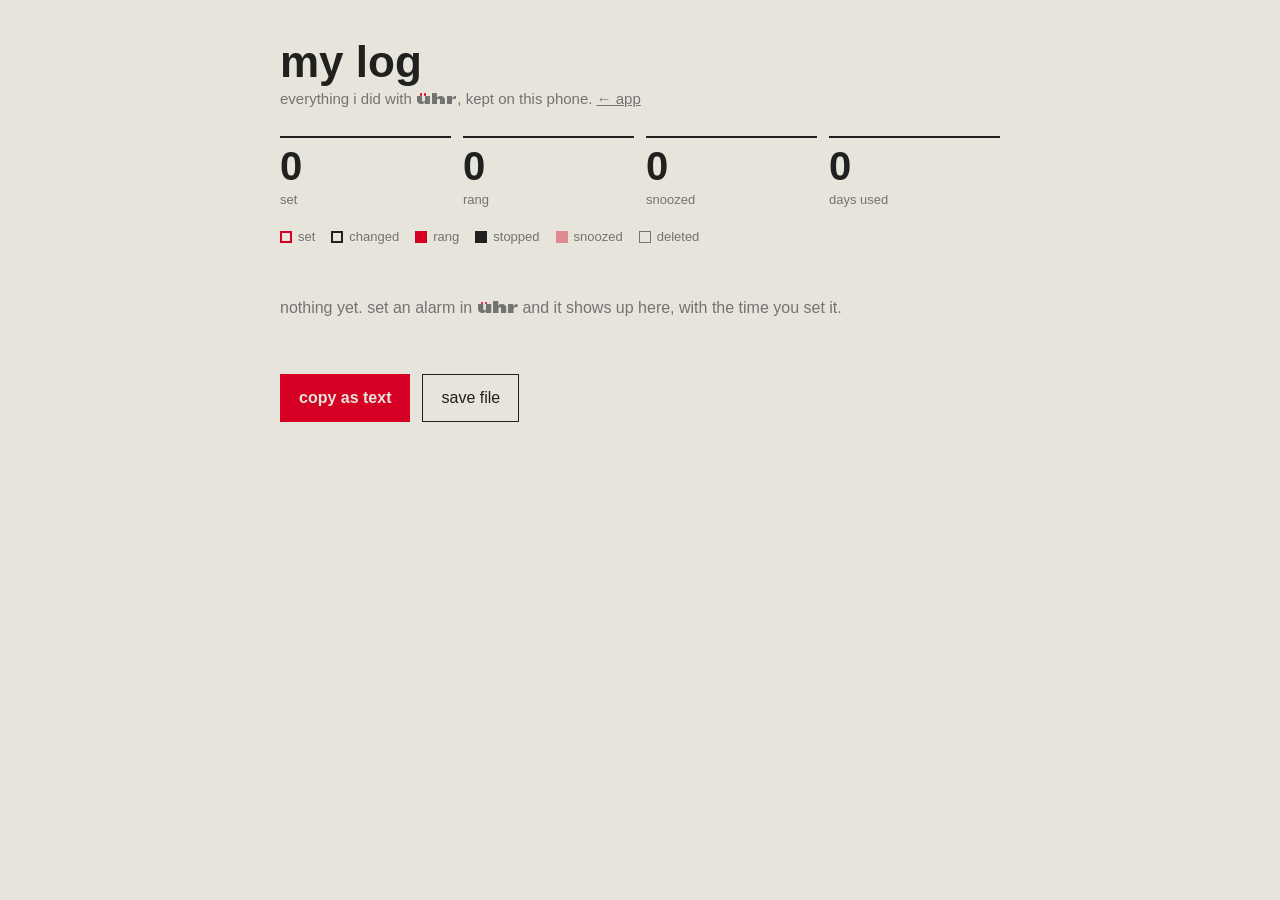
<file: log.html>
<!doctype html>
<html lang="en">
<head>
<meta charset="utf-8"><meta name="color-scheme" content="light">
<meta name="viewport" content="width=device-width,initial-scale=1,viewport-fit=cover">
<title>ühr — my log</title>
<link rel="stylesheet" href="under.css">
<link rel="stylesheet" href="tokens.css">
<style>
/* my log: every alarm i set, changed, heard, stopped or put off — kept on this phone, by day. material for the story. */
*{box-sizing:border-box}
html,body{background:var(--paper);color:var(--ink);font-family:var(--font);margin:0}
body{padding:40px max(16px,env(safe-area-inset-left,0px)) 80px max(16px,env(safe-area-inset-right,0px));text-transform:lowercase}
.wrap{max-width:720px;margin:0 auto}
h1{margin:0 0 6px;font:700 44px/1 var(--font)}
.sub{color:var(--grey);font-size:15px;margin:0 0 28px}
.sub a{color:var(--grey)}
.sum{display:grid;grid-template-columns:repeat(4,minmax(0,1fr));gap:12px;margin-bottom:36px}
.sum div{border-top:2px solid var(--ink);padding-top:8px;font-size:13px;color:var(--grey)}
.sum b{display:block;font:700 40px/1 var(--font);color:var(--ink);font-variant-numeric:tabular-nums;margin-bottom:6px}
@media (max-width:480px){.sum{grid-template-columns:repeat(2,minmax(0,1fr))}}
.day{border-top:1px solid color-mix(in srgb,var(--line) calc(var(--line-o)*100%),transparent);padding:18px 0 22px}
.day h2{margin:0 0 12px;font:700 20px/1 var(--font);display:flex;justify-content:space-between;gap:12px}
.day h2 span{font-weight:400;color:var(--grey);font-size:14px}
.ev{display:grid;grid-template-columns:52px 18px minmax(0,1fr) auto;gap:10px;align-items:center;padding:6px 0;font-size:15px}
.ev time{font-variant-numeric:tabular-nums;color:var(--grey)}
.ev i{width:14px;height:14px;display:block}
.ev .what{color:var(--grey);font-size:13px;text-align:right}
.set i{background:none;box-shadow:inset 0 0 0 2px var(--orange)}
.changed i{background:none;box-shadow:inset 0 0 0 2px var(--ink)}
.rang i{background:var(--orange)}
.stopped i{background:var(--ink)}
.snoozed i{background:color-mix(in srgb,var(--orange) 40%,var(--paper))}
.deleted i{background:none;box-shadow:inset 0 0 0 1px var(--grey)}
.deleted span{text-decoration:line-through;color:var(--grey)}
textarea{width:100%;min-height:64px;margin-top:10px;border:1px solid color-mix(in srgb,var(--ink) 25%,transparent);background:none;color:var(--ink);font:400 15px/1.45 var(--font);padding:10px;border-radius:0;resize:vertical;text-transform:none}
textarea:focus{outline:2px solid var(--orange);outline-offset:0}
.empty{color:var(--grey);font-size:16px;line-height:1.5;padding:24px 0}
.tools{display:flex;flex-wrap:wrap;gap:12px;margin-top:30px}
.tools button{height:48px;padding:0 18px;border:1.5px solid var(--ink);background:var(--paper);color:var(--ink);font:400 16px/1 var(--font);text-transform:lowercase;cursor:pointer;border-radius:0}
.tools button.go{background:var(--orange);border-color:var(--orange);color:var(--paper);font-weight:700}
.key{display:flex;flex-wrap:wrap;gap:6px 16px;font-size:13px;color:var(--grey);margin:-14px 0 28px}
.key span{display:inline-flex;align-items:center;gap:6px}.key i{width:12px;height:12px;display:inline-block}
</style>
</head>
<body>
<div class="wrap">
  <h1>my log</h1>
  <p class="sub">everything i did with <span class="lg"><span class="u">u<i></i><i></i></span>hr</span>, kept on this phone. <a href="./">← app</a></p>
  <div class="sum" id="sum"></div>
  <div class="key"><span class="set"><i></i>set</span><span class="changed"><i></i>changed</span><span class="rang"><i></i>rang</span><span class="stopped"><i></i>stopped</span><span class="snoozed"><i></i>snoozed</span><span class="deleted"><i></i>deleted</span></div>
  <div id="days"></div>
  <div class="tools"><button class="go" id="copy" type="button">copy as text</button><button id="save" type="button">save file</button></div>
  <p class="sub" id="msg" aria-live="polite"></p>
</div>
<script>
const p2=n=>String(n).padStart(2,'0'),DAYS=['sunday','monday','tuesday','wednesday','thursday','friday','saturday'],MON=['jan','feb','mar','apr','may','jun','jul','aug','sep','oct','nov','dec'];
const get=(k,d)=>{try{return JSON.parse(localStorage.getItem(k))??d}catch(e){return d}};
const put=(k,v)=>{try{localStorage.setItem(k,JSON.stringify(v))}catch(e){}};
const esc=s=>String(s).replace(/[&<>"]/g,c=>({'&':'&amp;','<':'&lt;','>':'&gt;','"':'&quot;'}[c]));
const L=get('uhr5log',[]),notes=get('uhr5notes',{});
const key=t=>{const d=new Date(t);return d.getFullYear()+'-'+p2(d.getMonth()+1)+'-'+p2(d.getDate())};
const count=t=>L.filter(e=>e.type===t).length;
document.getElementById('sum').innerHTML=[['set',count('set')],['rang',count('rang')],['snoozed',count('snoozed')],['days used',new Set(L.map(e=>key(e.t))).size]].map(([l,v])=>`<div><b>${v}</b>${l}</div>`).join('');
const by={};L.forEach(e=>(by[key(e.t)]=by[key(e.t)]||[]).push(e));
const ks=Object.keys(by).sort().reverse(),box=document.getElementById('days');
if(!ks.length)box.innerHTML='<p class="empty">nothing yet. set an alarm in <span class="lg"><span class="u">u<i></i><i></i></span>hr</span> and it shows up here, with the time you set it.</p>';
ks.forEach(k=>{const d=new Date(k+'T00:00'),sec=document.createElement('section');sec.className='day';
  sec.innerHTML=`<h2>${DAYS[d.getDay()]}<span>${d.getDate()} ${MON[d.getMonth()]}</span></h2>`+by[k].map(e=>{const t=new Date(e.t);
    return`<div class="ev ${e.type}"><time>${p2(t.getHours())}<span class="cd"></span>${p2(t.getMinutes())}</time><i></i><span>${esc(e.type)} · <b>${esc(e.name)}</b> ${esc(e.at).replace(':','<span class="cd"></span>')}</span><span class="what">${esc(e.repeat||'')}</span></div>`}).join('')+
    `<textarea id="n-${k}" placeholder="how was today with ühr?">${esc(notes[k]||'')}</textarea>`;
  box.appendChild(sec);sec.querySelector('textarea').addEventListener('input',ev=>{notes[k]=ev.target.value;put('uhr5notes',notes)})});
function asText(){return ks.slice().reverse().map(k=>{const d=new Date(k+'T00:00');return`${DAYS[d.getDay()]} ${d.getDate()} ${MON[d.getMonth()]}\n`+
  by[k].map(e=>{const t=new Date(e.t);return`  ${p2(t.getHours())}:${p2(t.getMinutes())}  ${e.type}  ${e.name} ${e.at}${e.repeat?'  ('+e.repeat+')':''}`}).join('\n')+(notes[k]?`\n  note: ${notes[k]}`:'')}).join('\n\n')}
const msg=document.getElementById('msg');
document.getElementById('copy').onclick=async()=>{const t=asText()||'(empty)';try{await navigator.clipboard.writeText(t);msg.textContent='copied.'}catch(e){msg.textContent='could not copy here — use save file.'}};
document.getElementById('save').onclick=()=>{const a=document.createElement('a');a.href=URL.createObjectURL(new Blob([asText()],{type:'text/plain'}));a.download='uhr-log.txt';a.click();msg.textContent='saved uhr-log.txt.'};
</script>
</body>
</html>
</file>
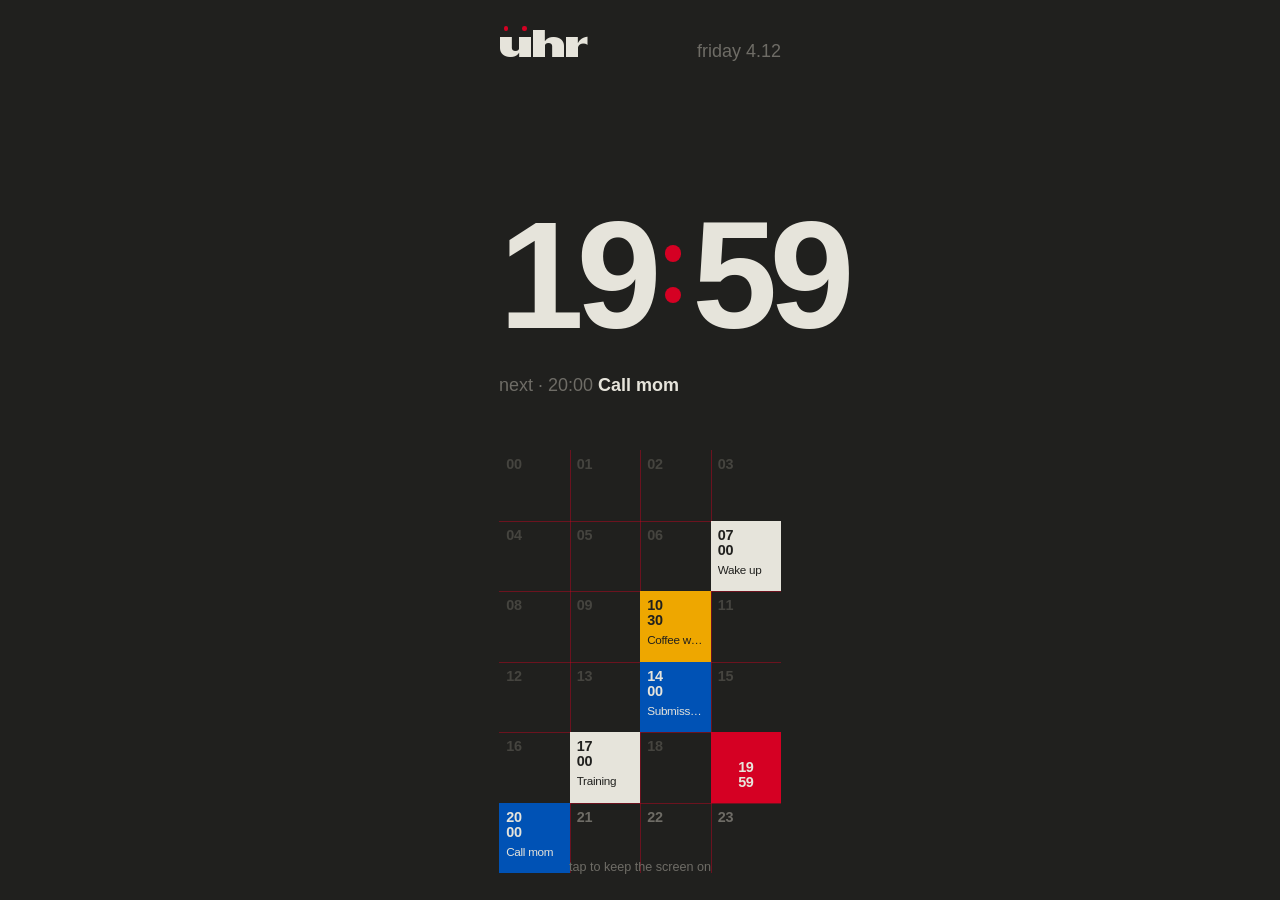
<file: standby.html>
<!DOCTYPE html>
<html lang="en">
<head>
<meta charset="utf-8">
<meta name="viewport" content="width=device-width,initial-scale=1,viewport-fit=cover">
<meta name="theme-color" content="#20201E">
<meta name="apple-mobile-web-app-capable" content="yes">
<title>ühr — night</title>
<link rel="stylesheet" href="under.css">
<style>
/* ühr at night: the phone is charging, the day sits on the grid. dark on purpose: a night screen must not light the room. */
:root{--ink:#20201E;--paper:#E6E4DB;--red:#D50023;--blue:#0052B5;--yellow:#EEA700;--dim:#6E6C66;
  --font:"Helvetica Neue",Helvetica,Arial,sans-serif;--move:640ms;--ease:cubic-bezier(.7,0,.2,1);
  --m:6vw;--sq:calc((100vw - 2*var(--m))/4)}
*{box-sizing:border-box;margin:0}
html,body{height:100%;background:var(--ink);color:var(--paper);font-family:var(--font);overflow:hidden;-webkit-user-select:none;user-select:none}
#wrap{position:absolute;inset:0;padding:calc(env(safe-area-inset-top) + var(--m)) var(--m) var(--m);display:flex;flex-direction:column}
header{display:flex;justify-content:space-between;align-items:baseline}
.lg{font-family:under;font-weight:900;font-size:7vw;line-height:1;letter-spacing:-.045em;position:relative;color:var(--paper)}
.lg .u{position:relative;display:inline-block}
.lg .u i{position:absolute;top:-.02em;width:.13em;height:.13em;border-radius:50%;background:var(--red)}
.lg .u i:first-child{left:calc(.199em - .065em)}.lg .u i:last-child{left:calc(.712em - .065em)}
#date{font-size:3.6vw;color:var(--dim);text-transform:lowercase}
#clock{margin-top:auto;font-weight:700;font-size:31vw;line-height:.82;letter-spacing:-.05em;display:flex;align-items:center}
#clock .c{display:inline-flex;flex-direction:column;justify-content:center;gap:.16em;margin:0 .07em;height:.7em}
#clock .c i{width:.11em;height:.11em;border-radius:50%;background:var(--red)}
#next{margin:3vw 0 4vw;font-size:3.6vw;color:var(--dim);min-height:1.3em;text-transform:lowercase}
#next b{color:var(--paper);font-weight:700;text-transform:none}
#grid{position:relative;width:calc(4*var(--sq));height:calc(6*var(--sq));flex:none}
#grid .l{position:absolute;background:var(--red);opacity:.42}
.h{position:absolute;width:var(--sq);height:var(--sq);padding:1.6vw;font-size:3vw;line-height:1.05;color:var(--dim);font-weight:700;letter-spacing:-.02em}
.h.past{color:#45443F}
.h.a{color:var(--paper)}
.h.a.once{background:var(--blue)}
.h.a.shared{background:var(--yellow);color:var(--ink)}
/* a fixed hour is ink by day; on the night's ink it turns to paper, so it still reads */
.h.a.fixed{background:var(--paper);color:var(--ink)}
.h .n{display:block;margin-top:.5em;font-weight:400;font-size:2.4vw;overflow:hidden;white-space:nowrap;text-overflow:ellipsis}
#now{position:absolute;background:var(--red);z-index:2;transition:left var(--move) var(--ease),top var(--move) var(--ease),width var(--move) var(--ease),height var(--move) var(--ease)}
#now span{position:absolute;left:1.6vw;top:1.6vw;font-size:3vw;font-weight:700;line-height:1.05;letter-spacing:-.02em;color:var(--paper)}
#tap{position:fixed;left:0;right:0;bottom:calc(env(safe-area-inset-bottom) + 2vw);text-align:center;font-size:2.6vw;color:var(--dim)}
@media (min-aspect-ratio:3/4){:root{--sq:calc((100vh - 2*var(--m))/12);--m:3vh}#wrap{left:50%;width:calc(4*var(--sq) + 2*var(--m));transform:translateX(-50%)}
 .lg{font-size:4vh}#date,#next{font-size:2vh}#clock{font-size:17vh}.h,#now span{font-size:1.6vh;padding:.8vh}.h .n{font-size:1.3vh}#tap{font-size:1.4vh}}
</style>
</head>
<body>
<div id="wrap">
  <header><span class="lg"><span class="u">u<i></i><i></i></span>hr</span><span id="date"></span></header>
  <div id="clock"></div>
  <div id="next"></div>
  <div id="grid"><div id="now"><span></span></div></div>
</div>
<div id="tap">tap to keep the screen on</div>
<script>
const p2=n=>String(n).padStart(2,'0');
const ymd=d=>d.getFullYear()+'-'+p2(d.getMonth()+1)+'-'+p2(d.getDate());
const DAYS=['sunday','monday','tuesday','wednesday','thursday','friday','saturday'];
// the same week the app keeps (same address, same storage); #demo or an empty week shows a sample night
function load(){let a=null;try{a=JSON.parse(localStorage.getItem('uhr5'))}catch(e){}
  if(location.hash==='#demo'||!Array.isArray(a)||!a.length){const t=ymd(new Date());
    a=[{h:7,m:0,name:'Wake up',days:[0,1,2,3,4,5,6]},{h:10,m:30,name:'Coffee with Noa',date:t,shared:true},
       {h:14,m:0,name:'Submission',date:t},{h:17,m:0,name:'Training',days:[0,1,2,3,4,5,6]},{h:20,m:0,name:'Call mom',date:t}]}
  return a}
function today(a,d){const k=ymd(d),w=d.getDay();
  return a.filter(x=>(x.days&&x.days.length)?x.days.includes(w):x.date===k)}
const grid=document.getElementById('grid'),now=document.getElementById('now');
// the grid: 4 columns, 6 rows, every square an hour
for(let i=1;i<4;i++){const l=document.createElement('div');l.className='l';l.style.cssText='left:calc('+i+'*var(--sq));top:0;width:1px;height:100%';grid.appendChild(l)}
for(let i=1;i<6;i++){const l=document.createElement('div');l.className='l';l.style.cssText='top:calc('+i+'*var(--sq));left:0;height:1px;width:100%';grid.appendChild(l)}
const cells=[];for(let h=0;h<24;h++){const c=document.createElement('div');c.className='h';
  c.style.left='calc('+(h%4)+'*var(--sq))';c.style.top='calc('+Math.floor(h/4)+'*var(--sq))';grid.appendChild(c);cells.push(c)}
const pos=h=>({x:h%4,y:Math.floor(h/4)});
function place(r){now.style.left='calc('+r.x+'*var(--sq))';now.style.top='calc('+r.y+'*var(--sq))';
  now.style.width='calc('+r.w+'*var(--sq))';now.style.height='calc('+r.h+'*var(--sq))'}
let lastH=null,lastDay=null;
function render(){const d=new Date(),H=d.getHours(),M=d.getMinutes();
  document.getElementById('clock').innerHTML=p2(H)+'<span class="c"><i></i><i></i></span>'+p2(M);
  document.getElementById('date').textContent=DAYS[d.getDay()]+' '+d.getDate()+'.'+(d.getMonth()+1);
  const list=today(load(),d);
  cells.forEach((c,h)=>{const a=list.filter(x=>x.h===h).sort((x,y)=>x.m-y.m)[0];
    c.className='h'+(h<H?' past':'')+(a?' a '+(a.shared?'shared':(a.days&&a.days.length)?'fixed':'once'):'');
    c.innerHTML=a?p2(h)+'<br>'+p2(a.m)+'<span class="n">'+a.name.replace(/</g,'&lt;')+'</span>':p2(h)});
  const up=list.filter(x=>x.h*60+x.m>H*60+M).sort((x,y)=>(x.h*60+x.m)-(y.h*60+y.m))[0];
  document.getElementById('next').innerHTML=up?'next · '+p2(up.h)+':'+p2(up.m)+' <b>'+up.name.replace(/</g,'&lt;')+'</b>':'nothing more today';
  now.querySelector('span').innerHTML=p2(H)+'<br>'+p2(M);
  // the hour you are in: a red square. when the hour turns, it stretches over to the next one and lets go of the old
  if(lastH===null||ymd(d)!==lastDay){now.style.transition='none';place({...pos(H),w:1,h:1});now.offsetWidth;now.style.transition=''}
  else if(H!==lastH){const a=pos(lastH),b=pos(H),x=Math.min(a.x,b.x),y=Math.min(a.y,b.y);
    place({x,y,w:Math.max(a.x,b.x)-x+1,h:Math.max(a.y,b.y)-y+1});setTimeout(()=>place({...b,w:1,h:1}),640)}
  lastH=H;lastDay=ymd(d)}
render();setInterval(render,1000*15);
// a tap asks the phone to stay awake while it charges
let lock=null;document.addEventListener('click',async()=>{try{lock=await navigator.wakeLock.request('screen');document.getElementById('tap').style.visibility='hidden'}catch(e){}
  if(!document.fullscreenElement&&document.documentElement.requestFullscreen)document.documentElement.requestFullscreen().catch(()=>{})});
document.addEventListener('visibilitychange',()=>{if(document.visibilityState==='visible'&&lock)navigator.wakeLock.request('screen').then(l=>lock=l).catch(()=>{})});
</script>
</body>
</html>
</file>
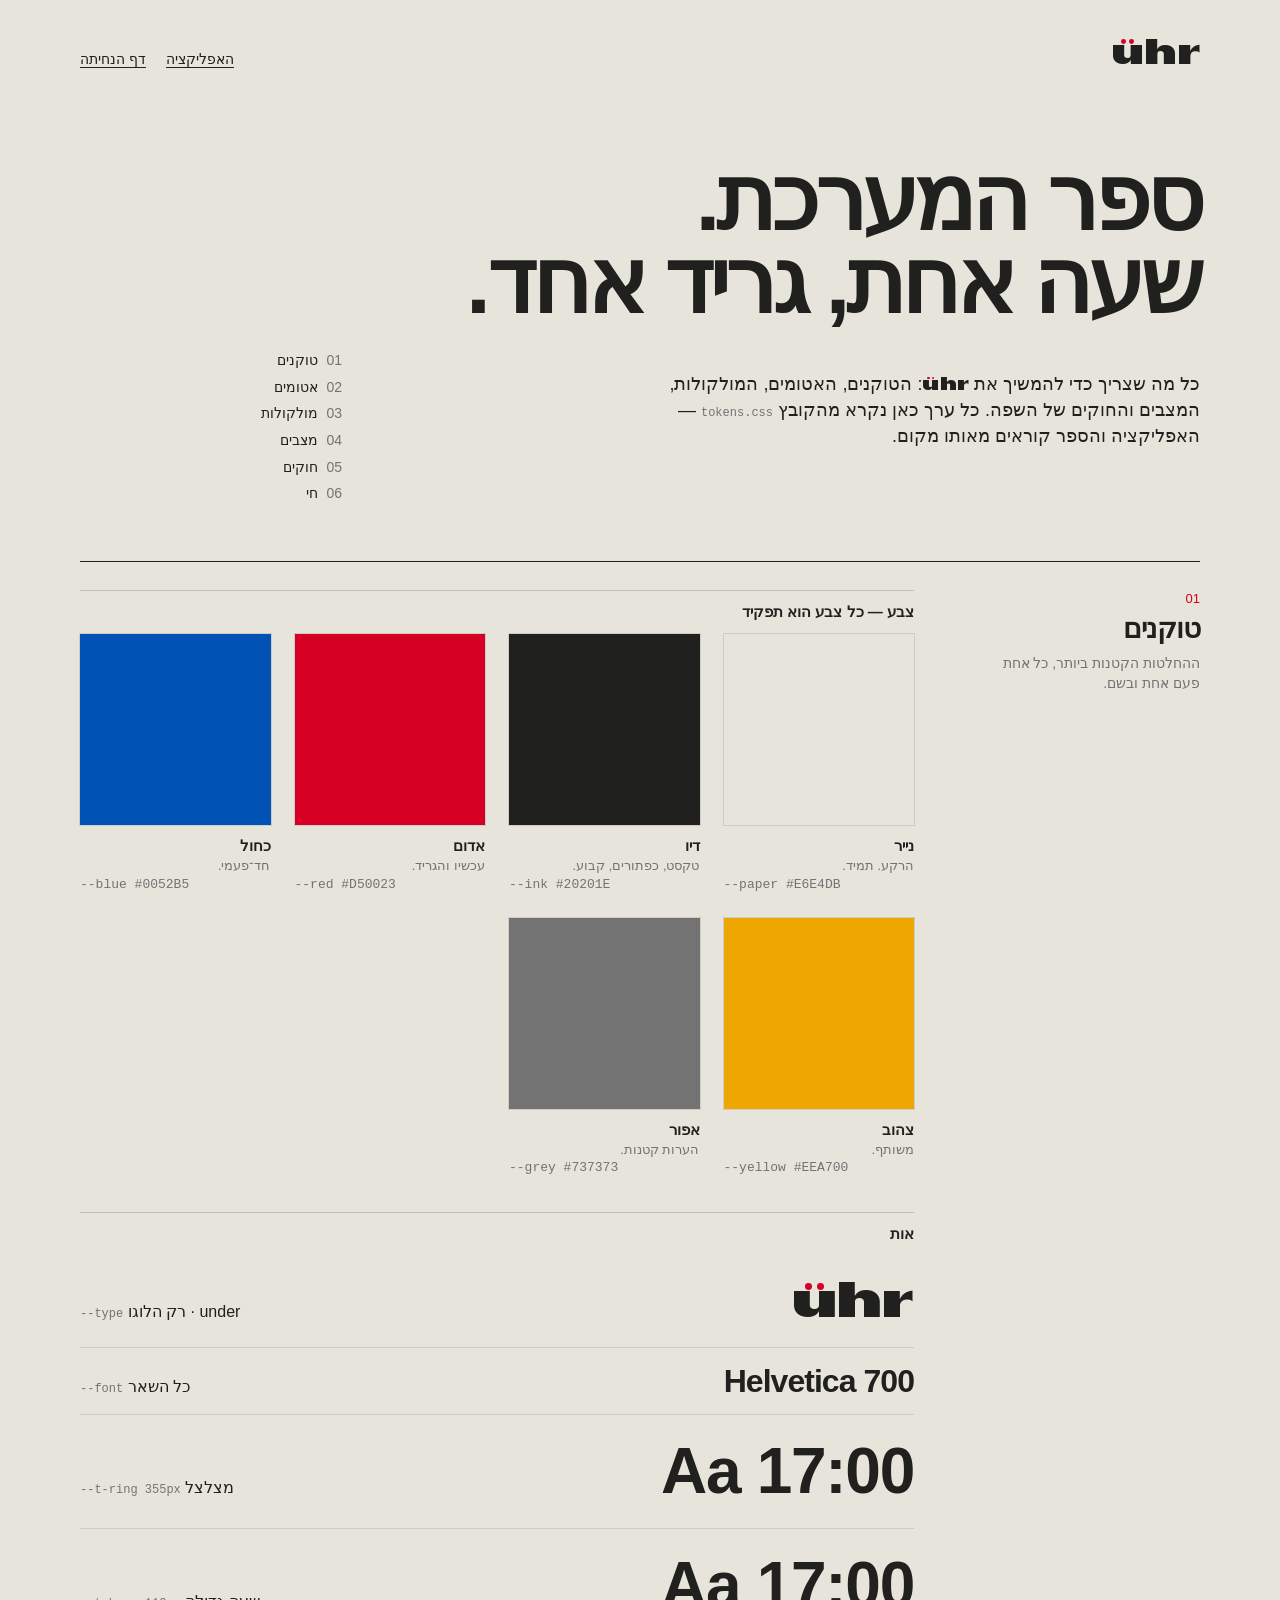
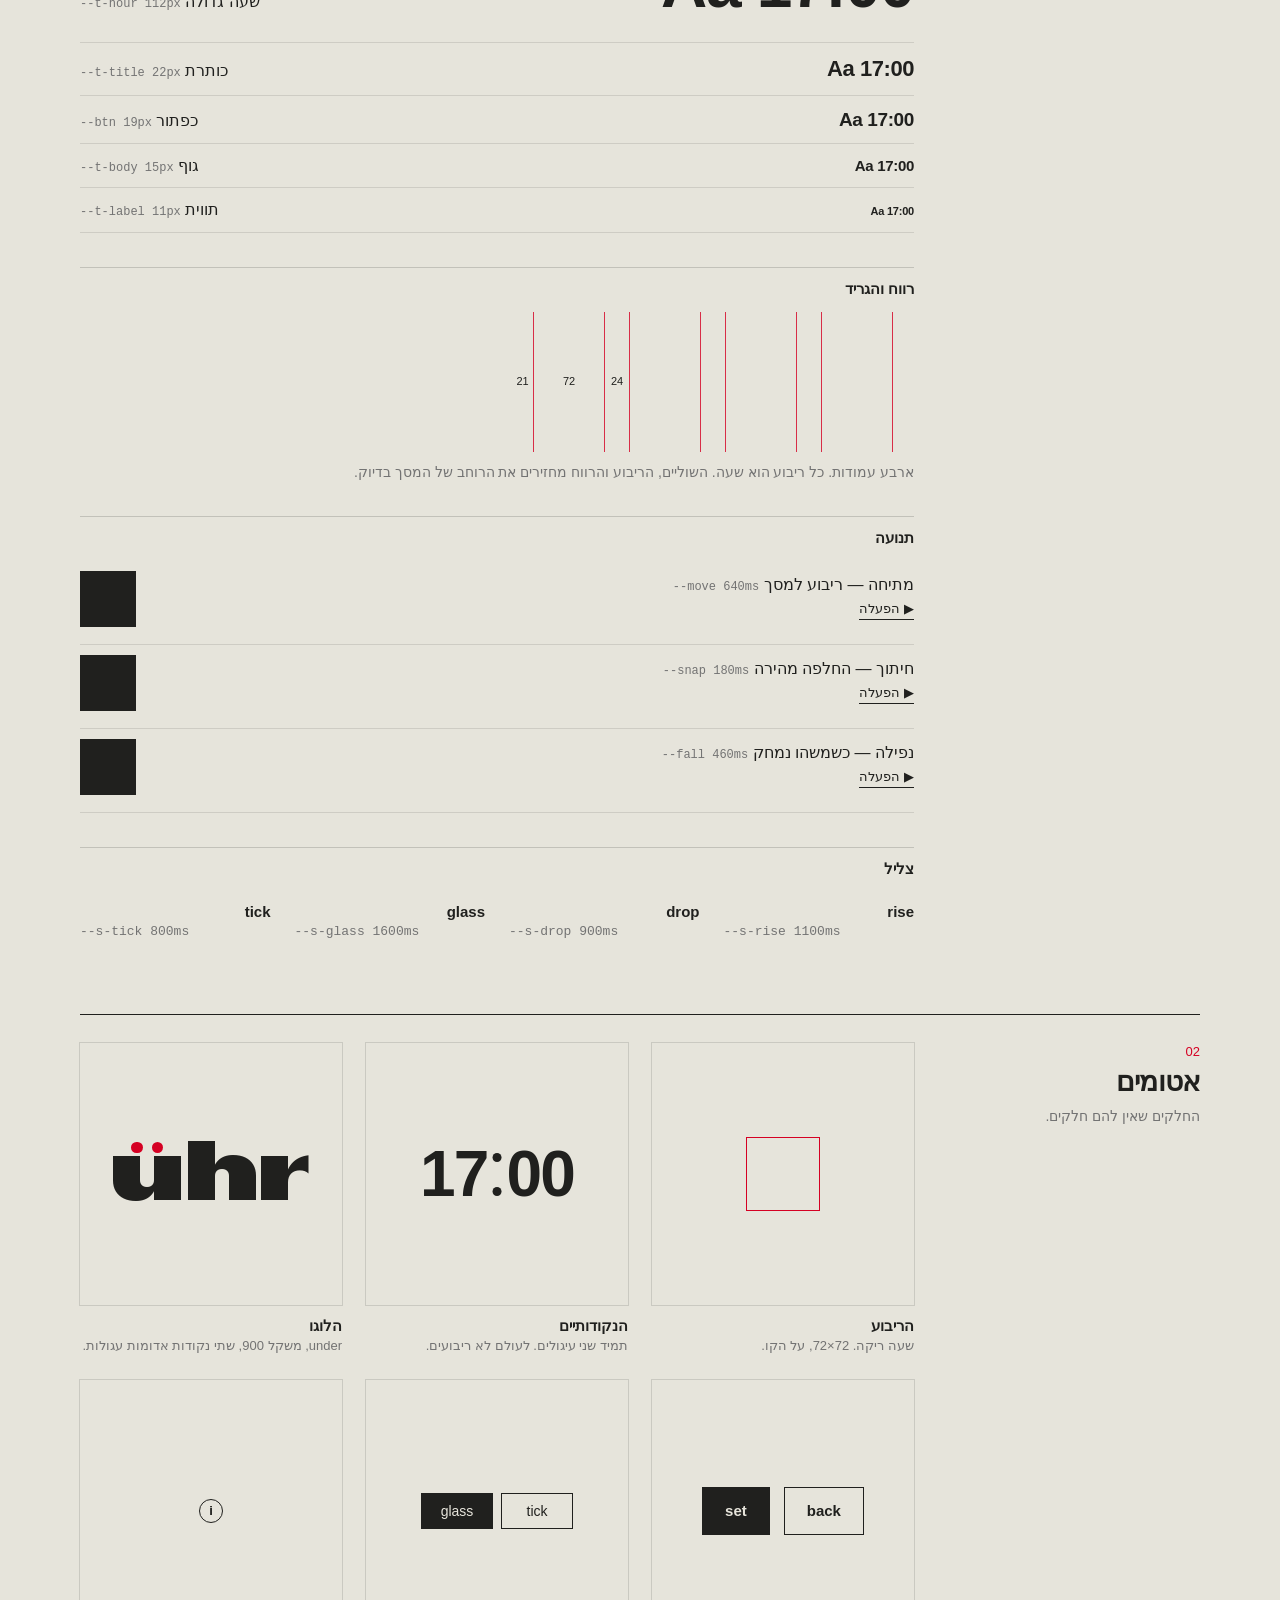
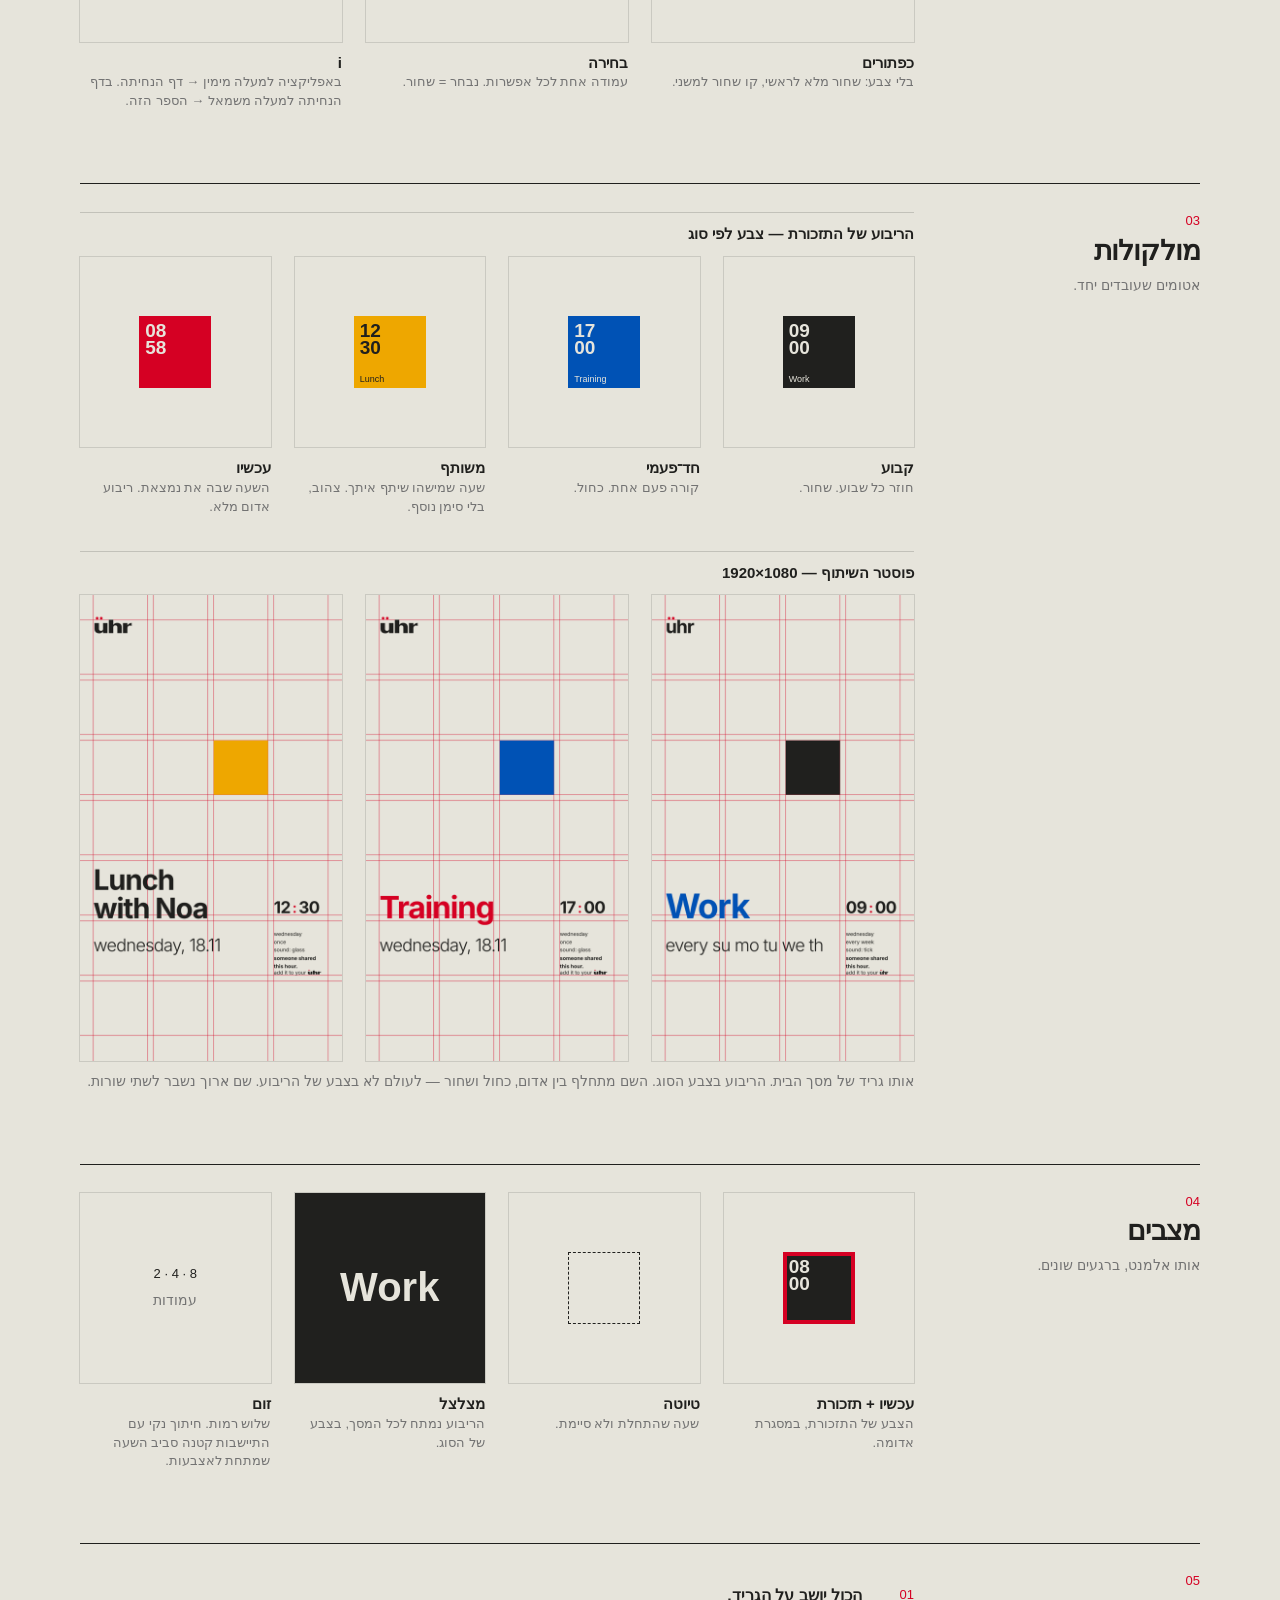
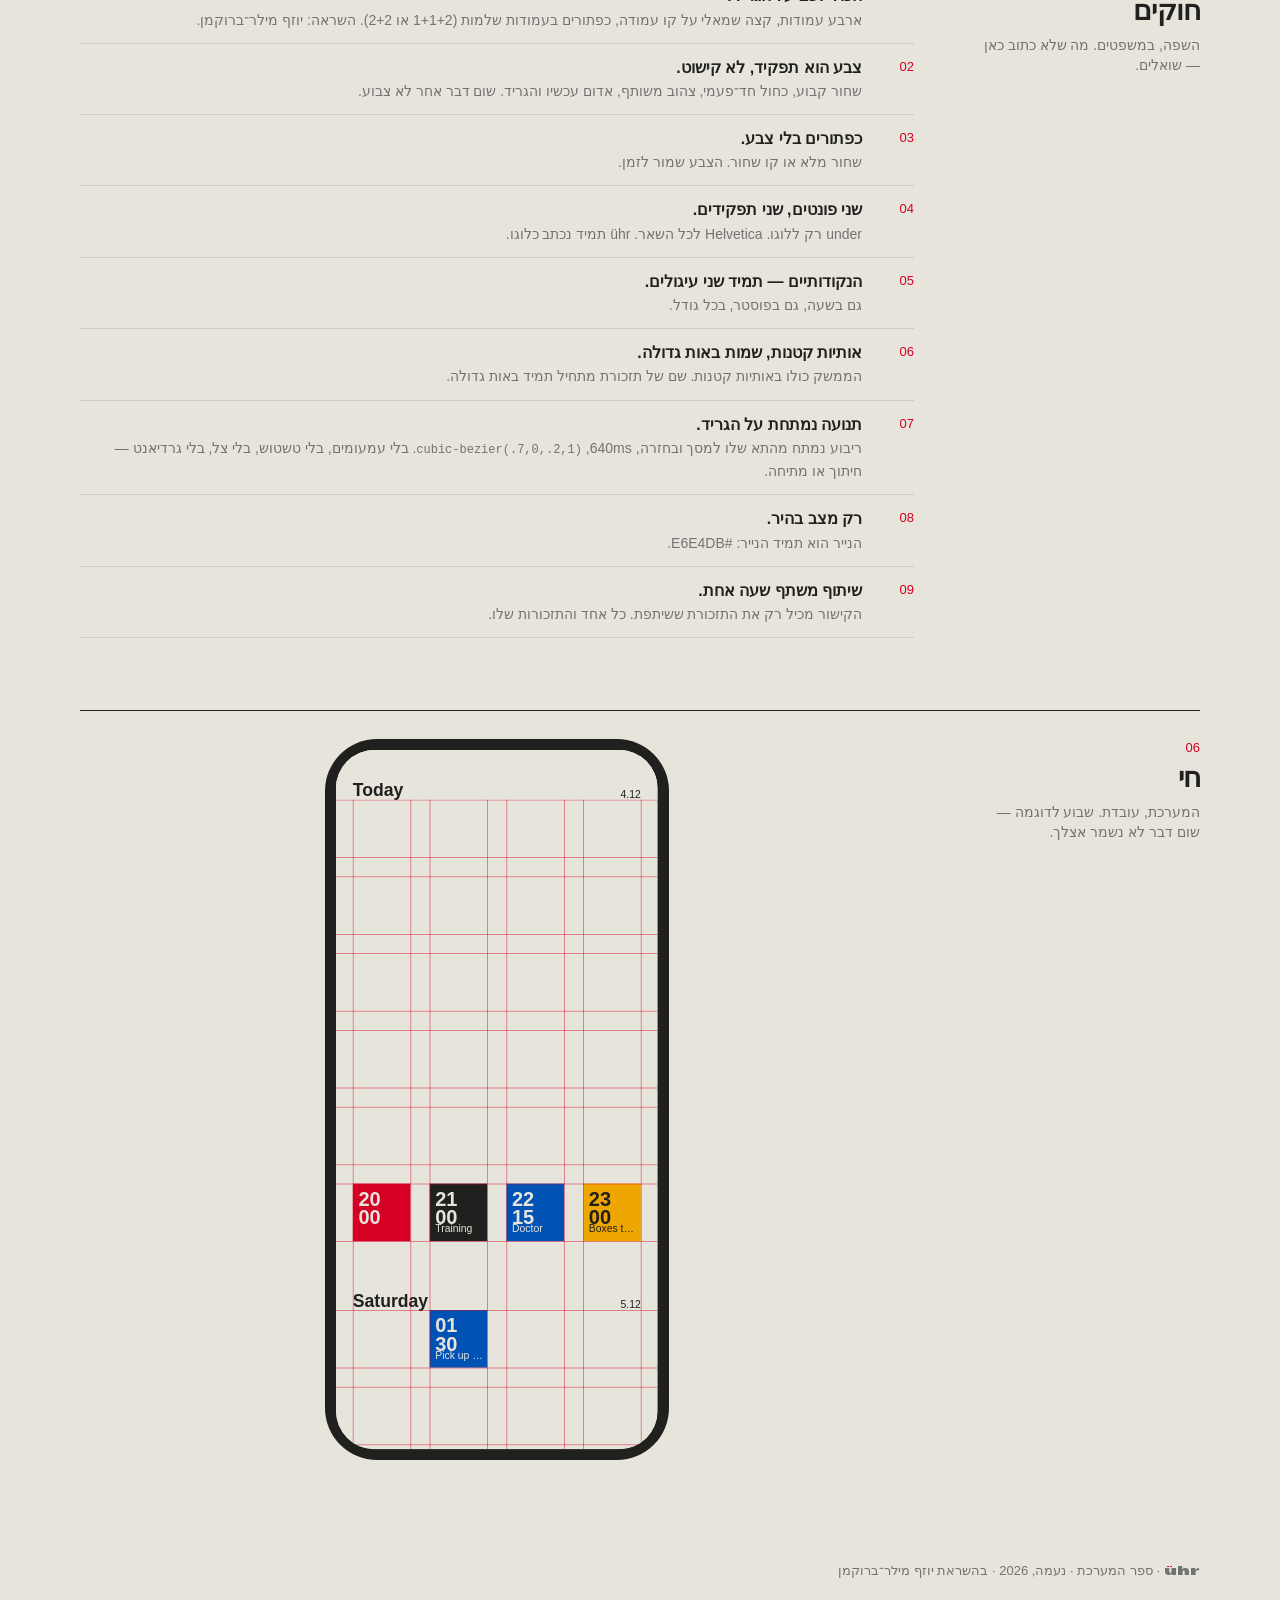
<file: system.html>
<!doctype html>
<html lang="he" dir="rtl"><head><meta charset="utf-8"><meta name="color-scheme" content="light"><meta name="viewport" content="width=device-width,initial-scale=1">
<title>ühr — ספר המערכת</title>
<meta name="description" content="ספר המערכת של ühr: טוקנים, אטומים, מולקולות, מצבים והחוקים של השפה.">
<link rel="icon" href="icon-192.png"><link rel="stylesheet" href="under.css"><link rel="stylesheet" href="tokens.css?v=11.4">
<style>
/* the system book. every value on this page is read from tokens.css — change a token there and this page changes with it. */
*{box-sizing:border-box;margin:0;padding:0}
html{background:var(--paper)}
body{font-family:var(--font);color:var(--ink);background:var(--paper);-webkit-font-smoothing:antialiased;font-size:16px;line-height:1.45}
a{color:inherit}
code,.v{font-family:ui-monospace,Menlo,monospace;font-size:12px;direction:ltr;unicode-bidi:isolate;color:var(--grey)}
.wrap{width:min(1120px,100vw - 2*var(--margin));margin:0 auto}
/* four columns, like the app */
.g{display:grid;grid-template-columns:repeat(4,1fr);gap:var(--gap)}
header{padding:28px 0 0}
header .row{display:flex;justify-content:space-between;align-items:baseline}
header .lg{font-size:34px}
header nav a{font-size:14px;margin-inline-start:20px;text-decoration:none;border-bottom:1px solid var(--ink)}
.title{padding:9vh 0 6vh}
.title h1{grid-column:1/4;font-size:clamp(44px,7vw,96px);letter-spacing:-.045em;line-height:.92;font-weight:700}
.title p{grid-column:1/3;margin-top:24px;font-size:18px}
.toc{grid-column:4/5;align-self:end;font-size:14px;line-height:1.9}
.toc a{text-decoration:none;display:block}.toc a span{color:var(--grey);margin-inline-end:8px;font-variant-numeric:tabular-nums}
section{border-top:1px solid var(--ink);padding:28px 0 72px}
.hd{grid-column:1/2}
.hd .n{font-size:13px;color:var(--red);font-variant-numeric:tabular-nums}
.hd h2{font-size:28px;letter-spacing:-.03em;line-height:1;margin-top:6px}
.hd p{font-size:14px;color:var(--grey);margin-top:10px;max-width:16em}
.body{grid-column:2/5}
h3{font-size:15px;font-weight:700;margin:34px 0 12px;padding-top:10px;border-top:1px solid color-mix(in srgb,var(--ink) 18%,var(--paper))}
h3:first-child{margin-top:0}
.cards{display:grid;grid-template-columns:repeat(3,1fr);gap:var(--gap)}
.cards.c4{grid-template-columns:repeat(4,1fr)}
.card>b{display:block;font-size:15px;margin-top:10px}
.card>span{display:block;font-size:13px;color:var(--grey)}
/* colour */
.sw{aspect-ratio:1;width:100%}
/* type */
.ty{display:flex;justify-content:space-between;align-items:baseline;gap:20px;padding:10px 0;border-bottom:1px solid color-mix(in srgb,var(--ink) 12%,var(--paper))}
.ty .s{direction:ltr}
/* space */
.space{position:relative;height:140px;direction:ltr;background:var(--paper)}
.space i{position:absolute;top:0;bottom:0;border-left:1px solid var(--line);border-right:1px solid var(--line);opacity:.8}
.space .m{position:absolute;top:58px;height:22px;font-size:11px;text-align:center;line-height:22px}
/* motion */
.mo{direction:ltr;height:84px;position:relative;border-bottom:1px solid color-mix(in srgb,var(--ink) 12%,var(--paper))}
.mo .sq{position:absolute;left:0;top:10px;width:56px;height:56px;background:var(--ink)}
.mo .lab{position:absolute;right:0;top:12px;text-align:right;direction:rtl}
.play{font:inherit;font-size:13px;background:none;border:0;border-bottom:1px solid var(--ink);cursor:pointer;color:var(--ink);padding:0}
/* atoms */
.stage{background:var(--paper);outline:1px solid color-mix(in srgb,var(--ink) 14%,var(--paper));aspect-ratio:1;display:flex;align-items:center;justify-content:center;direction:ltr;position:relative}
.sq72{width:72px;height:72px;position:relative;font-weight:700;font-size:19px;line-height:.9;font-variant-numeric:tabular-nums}
.sq72 .t{position:absolute;left:6px;top:6px}.sq72 .nm{position:absolute;left:6px;bottom:5px;font-size:9px;font-weight:400}
.k-empty{outline:1px solid var(--line)}
.k-fixed{background:var(--fixed);color:var(--on-fixed)}.k-once{background:var(--once);color:var(--on-once)}.k-shared{background:var(--shared);color:var(--on-shared)}
.k-now{background:var(--now);color:var(--paper)}.k-nowal{background:var(--fixed);color:var(--paper);box-shadow:inset 0 0 0 4px var(--now)}
.k-draft{outline:1.5px dashed var(--ink);outline-offset:-1.5px}
.btn{font:700 15px var(--font);height:48px;padding:0 22px;border:1.5px solid var(--ink);background:var(--paper);color:var(--ink);display:inline-flex;align-items:center}
.btn.go{background:var(--ink);color:var(--paper)}
.chip{font:400 14px var(--font);height:36px;width:72px;border:1.5px solid var(--ink);background:var(--paper);color:var(--ink);display:inline-flex;align-items:center;justify-content:center}
.chip.on{background:var(--ink);color:var(--paper)}
.info{width:24px;height:24px;border-radius:50%;border:1.5px solid var(--ink);font:700 13px/21px var(--font);text-align:center}
.bigc{white-space:nowrap;font-size:64px;font-weight:700;letter-spacing:-.03em;font-variant-numeric:tabular-nums}
/* rules */
.rules{list-style:none;counter-reset:r}
.rules li{counter-increment:r;display:grid;grid-template-columns:40px 1fr;gap:12px;padding:12px 0;border-bottom:1px solid color-mix(in srgb,var(--ink) 12%,var(--paper))}
.rules li::before{content:counter(r,decimal-leading-zero);color:var(--red);font-size:13px;font-variant-numeric:tabular-nums;padding-top:2px}
.rules b{display:block}
.no{color:var(--grey);font-size:14px}
/* live */
.live{display:flex;justify-content:center}
.ph{width:calc(402px * .8 + 22px);height:calc(874px * .8 + 22px);background:var(--ink);border-radius:52px;padding:11px;direction:ltr}
.ph .scr{width:402px;height:874px;transform:scale(.8);transform-origin:0 0;border-radius:48px;overflow:hidden}
.ph iframe{width:402px;height:874px;border:0;display:block}
.posters img{width:100%;display:block;outline:1px solid color-mix(in srgb,var(--ink) 14%,var(--paper))}
footer{padding:30px 0 40px;font-size:13px;color:var(--grey)}
@media (max-width:820px){.g{grid-template-columns:1fr}.hd,.body,.title h1,.title p,.toc{grid-column:1/-1}.cards,.cards.c4{grid-template-columns:1fr 1fr}}
</style></head>
<body>
<div class="wrap">
<header><div class="row"><span class="lg"><span class="u">u<i></i><i></i></span>hr</span><nav><a href="./">האפליקציה</a><a href="landing.html">דף הנחיתה</a></nav></div></header>

<div class="title g">
  <h1>ספר המערכת.<br>שעה אחת, גריד אחד.</h1>
  <p>כל מה שצריך כדי להמשיך את <span class="lg"><span class="u">u<i></i><i></i></span>hr</span>: הטוקנים, האטומים, המולקולות, המצבים והחוקים של השפה. כל ערך כאן נקרא מהקובץ <code>tokens.css</code> — האפליקציה והספר קוראים מאותו מקום.</p>
  <div class="toc"><a href="#t"><span>01</span>טוקנים</a><a href="#a"><span>02</span>אטומים</a><a href="#m"><span>03</span>מולקולות</a><a href="#s"><span>04</span>מצבים</a><a href="#r"><span>05</span>חוקים</a><a href="#l"><span>06</span>חי</a></div>
</div>

<section id="t" class="g">
  <div class="hd"><div class="n">01</div><h2>טוקנים</h2><p>ההחלטות הקטנות ביותר, כל אחת פעם אחת ובשם.</p></div>
  <div class="body">
    <h3>צבע — כל צבע הוא תפקיד</h3>
    <div class="cards c4" id="sw"></div>
    <h3>אות</h3>
    <div class="ty"><span><span class="lg" style="font-size:48px"><span class="u">u<i></i><i></i></span>hr</span></span><span>under · רק הלוגו <code>--type</code></span></div>
    <div class="ty"><span style="font-size:32px;font-weight:700;letter-spacing:-.03em">Helvetica 700</span><span>כל השאר <code>--font</code></span></div>
    <div class="ty" id="tys"></div>
    <h3>רווח והגריד</h3>
    <div class="space" id="sp"></div>
    <p class="no" style="margin-top:10px">ארבע עמודות. כל ריבוע הוא שעה. השוליים, הריבוע והרווח מחזירים את הרוחב של המסך בדיוק.</p>
    <h3>תנועה</h3>
    <div id="mo"></div>
    <h3>צליל</h3>
    <div class="cards c4" id="snd"></div>
  </div>
</section>

<section id="a" class="g">
  <div class="hd"><div class="n">02</div><h2>אטומים</h2><p>החלקים שאין להם חלקים.</p></div>
  <div class="body cards">
    <div class="card"><div class="stage"><div class="sq72 k-empty"></div></div><b>הריבוע</b><span>שעה ריקה. 72×72, על הקו.</span></div>
    <div class="card"><div class="stage"><span class="bigc">17<span class="cd"></span>00</span></div><b>הנקודותיים</b><span>תמיד שני עיגולים. לעולם לא ריבועים.</span></div>
    <div class="card"><div class="stage"><span class="lg" style="font-size:80px"><span class="u">u<i></i><i></i></span>hr</span></div><b>הלוגו</b><span>under, משקל 900, שתי נקודות אדומות עגולות.</span></div>
    <div class="card"><div class="stage" style="gap:14px"><span class="btn go">set</span><span class="btn">back</span></div><b>כפתורים</b><span>בלי צבע: שחור מלא לראשי, קו שחור למשני.</span></div>
    <div class="card"><div class="stage" style="gap:8px"><span class="chip on">glass</span><span class="chip">tick</span></div><b>בחירה</b><span>עמודה אחת לכל אפשרות. נבחר = שחור.</span></div>
    <div class="card"><div class="stage"><span class="info">i</span></div><b>i</b><span>באפליקציה למעלה מימין → דף הנחיתה. בדף הנחיתה למעלה משמאל → הספר הזה.</span></div>
  </div>
</section>

<section id="m" class="g">
  <div class="hd"><div class="n">03</div><h2>מולקולות</h2><p>אטומים שעובדים יחד.</p></div>
  <div class="body">
    <h3>הריבוע של התזכורת — צבע לפי סוג</h3>
    <div class="cards c4">
      <div class="card"><div class="stage"><div class="sq72 k-fixed"><span class="t">09<br>00</span><span class="nm">Work</span></div></div><b>קבוע</b><span>חוזר כל שבוע. שחור.</span></div>
      <div class="card"><div class="stage"><div class="sq72 k-once"><span class="t">17<br>00</span><span class="nm">Training</span></div></div><b>חד־פעמי</b><span>קורה פעם אחת. כחול.</span></div>
      <div class="card"><div class="stage"><div class="sq72 k-shared"><span class="t">12<br>30</span><span class="nm">Lunch</span></div></div><b>משותף</b><span>שעה שמישהו שיתף איתך. צהוב, בלי סימן נוסף.</span></div>
      <div class="card"><div class="stage"><div class="sq72 k-now"><span class="t">08<br>58</span></div></div><b>עכשיו</b><span>השעה שבה את נמצאת. ריבוע אדום מלא.</span></div>
    </div>
    <h3>פוסטר השיתוף — 1080×1920</h3>
    <div class="cards posters"><img src="sys/poster-fixed.png" alt="פוסטר של תזכורת קבועה"><img src="sys/poster-once.png" alt="פוסטר של תזכורת חד־פעמית"><img src="sys/poster-shared.png" alt="פוסטר של תזכורת משותפת"></div>
    <p class="no" style="margin-top:10px">אותו גריד של מסך הבית. הריבוע בצבע הסוג. השם מתחלף בין אדום, כחול ושחור — לעולם לא בצבע של הריבוע. שם ארוך נשבר לשתי שורות.</p>
  </div>
</section>

<section id="s" class="g">
  <div class="hd"><div class="n">04</div><h2>מצבים</h2><p>אותו אלמנט, ברגעים שונים.</p></div>
  <div class="body cards c4">
    <div class="card"><div class="stage"><div class="sq72 k-nowal"><span class="t">08<br>00</span></div></div><b>עכשיו + תזכורת</b><span>הצבע של התזכורת, במסגרת אדומה.</span></div>
    <div class="card"><div class="stage"><div class="sq72 k-draft"></div></div><b>טיוטה</b><span>שעה שהתחלת ולא סיימת.</span></div>
    <div class="card"><div class="stage" style="background:var(--fixed);color:var(--paper);font:700 40px var(--font)">Work</div><b>מצלצל</b><span>הריבוע נמתח לכל המסך, בצבע של הסוג.</span></div>
    <div class="card"><div class="stage" style="flex-direction:column;gap:6px;font-size:13px"><span>2 · 4 · 8</span><span class="no">עמודות</span></div><b>זום</b><span>שלוש רמות. חיתוך נקי עם התיישבות קטנה סביב השעה שמתחת לאצבעות.</span></div>
  </div>
</section>

<section id="r" class="g">
  <div class="hd"><div class="n">05</div><h2>חוקים</h2><p>השפה, במשפטים. מה שלא כתוב כאן — שואלים.</p></div>
  <div class="body"><ol class="rules">
    <li><div><b>הכול יושב על הגריד.</b><span class="no">ארבע עמודות, קצה שמאלי על קו עמודה, כפתורים בעמודות שלמות (1+1+2 או 2+2). השראה: יוזף מילר־ברוקמן.</span></div></li>
    <li><div><b>צבע הוא תפקיד, לא קישוט.</b><span class="no">שחור קבוע, כחול חד־פעמי, צהוב משותף, אדום עכשיו והגריד. שום דבר אחר לא צבוע.</span></div></li>
    <li><div><b>כפתורים בלי צבע.</b><span class="no">שחור מלא או קו שחור. הצבע שמור לזמן.</span></div></li>
    <li><div><b>שני פונטים, שני תפקידים.</b><span class="no">under רק ללוגו. Helvetica לכל השאר. ühr תמיד נכתב כלוגו.</span></div></li>
    <li><div><b>הנקודותיים — תמיד שני עיגולים.</b><span class="no">גם בשעה, גם בפוסטר, בכל גודל.</span></div></li>
    <li><div><b>אותיות קטנות, שמות באות גדולה.</b><span class="no">הממשק כולו באותיות קטנות. שם של תזכורת מתחיל תמיד באות גדולה.</span></div></li>
    <li><div><b>תנועה נמתחת על הגריד.</b><span class="no">ריבוע נמתח מהתא שלו למסך ובחזרה, 640ms, <code>cubic-bezier(.7,0,.2,1)</code>. בלי עמעומים, בלי טשטוש, בלי צל, בלי גרדיאנט — חיתוך או מתיחה.</span></div></li>
    <li><div><b>רק מצב בהיר.</b><span class="no">הנייר הוא תמיד הנייר: #E6E4DB.</span></div></li>
    <li><div><b>שיתוף משתף שעה אחת.</b><span class="no">הקישור מכיל רק את התזכורת ששיתפת. כל אחד והתזכורות שלו.</span></div></li>
  </ol></div>
</section>

<section id="l" class="g">
  <div class="hd"><div class="n">06</div><h2>חי</h2><p>המערכת, עובדת. שבוע לדוגמה — שום דבר לא נשמר אצלך.</p></div>
  <div class="body live"><div class="ph"><div class="scr"><iframe src="./?embed" title="ühr — חי" loading="lazy"></iframe></div></div></div>
</section>

<footer><span class="lg"><span class="u">u<i></i><i></i></span>hr</span> · ספר המערכת · נעמה, 2026 · בהשראת יוזף מילר־ברוקמן</footer>
</div>
<script>
// read the tokens straight from tokens.css
const cs=getComputedStyle(document.documentElement),V=k=>cs.getPropertyValue(k).trim();
const res=k=>{let v=V(k);const m=v.match(/^var\((--[\w-]+)\)$/);return m?res(m[1]):v};
document.getElementById('sw').innerHTML=[['--paper','נייר','הרקע. תמיד.'],['--ink','דיו','טקסט, כפתורים, קבוע.'],['--red','אדום','עכשיו והגריד.'],['--blue','כחול','חד־פעמי.'],['--yellow','צהוב','משותף.'],['--grey','אפור','הערות קטנות.']]
  .map(([k,n,u])=>`<div class="card"><div class="sw" style="background:var(${k});outline:1px solid color-mix(in srgb,var(--ink) 12%,var(--paper))"></div><b>${n}</b><span>${u}</span><span class="v">${k} ${res(k)}</span></div>`).join('');
document.getElementById('tys').outerHTML=[['--t-ring','מצלצל'],['--t-hour','שעה גדולה'],['--t-title','כותרת'],['--btn','כפתור'],['--t-body','גוף'],['--t-label','תווית']]
  .map(([k,n])=>`<div class="ty"><span class="s" style="font-size:min(${V(k)},64px);font-weight:700;letter-spacing:-.02em">Aa 17:00</span><span>${n} <code>${k} ${V(k)}</code></span></div>`).join('');
// the grid at its real size
{const M=parseFloat(V('--margin')),F=parseFloat(V('--field')),G=parseFloat(V('--gap')),sp=document.getElementById('sp'),W=2*M+4*F+3*G;sp.style.width=W+'px';
 for(let c=0;c<4;c++){const i=document.createElement('i');i.style.left=M+c*(F+G)+'px';i.style.width=F+'px';sp.appendChild(i)}
 sp.insertAdjacentHTML('beforeend',`<span class="m" style="left:0;width:${M}px">${M}</span><span class="m" style="left:${M}px;width:${F}px">${F}</span><span class="m" style="left:${M+F}px;width:${G}px">${G}</span>`)}
// motion: press to see each one
document.getElementById('mo').innerHTML=[['--move','מתיחה — ריבוע למסך'],['--snap','חיתוך — החלפה מהירה'],['--fall','נפילה — כשמשהו נמחק']]
  .map(([k,n],i)=>`<div class="mo"><div class="sq" id="m${i}"></div><div class="lab">${n} <code>${k} ${V(k)}</code><br><button class="play" data-i="${i}" data-k="${k}">▶ הפעלה</button></div></div>`).join('');
document.querySelectorAll('.play[data-k]').forEach(b=>b.onclick=()=>{const s=document.getElementById('m'+b.dataset.i);
  s.animate([{transform:'none'},{transform:'translateX(300px)'}],{duration:parseFloat(V(b.dataset.k)),easing:V('--ease'),fill:'forwards',direction:s.dataset.on?'reverse':'normal'});s.dataset.on=s.dataset.on?'':'1'});
document.getElementById('snd').innerHTML=['rise','drop','glass','tick'].map(n=>`<div class="card"><b>${n}</b><span class="v">--s-${n} ${V('--s-'+n)}</span></div>`).join('');
</script>
</body></html>
</file>
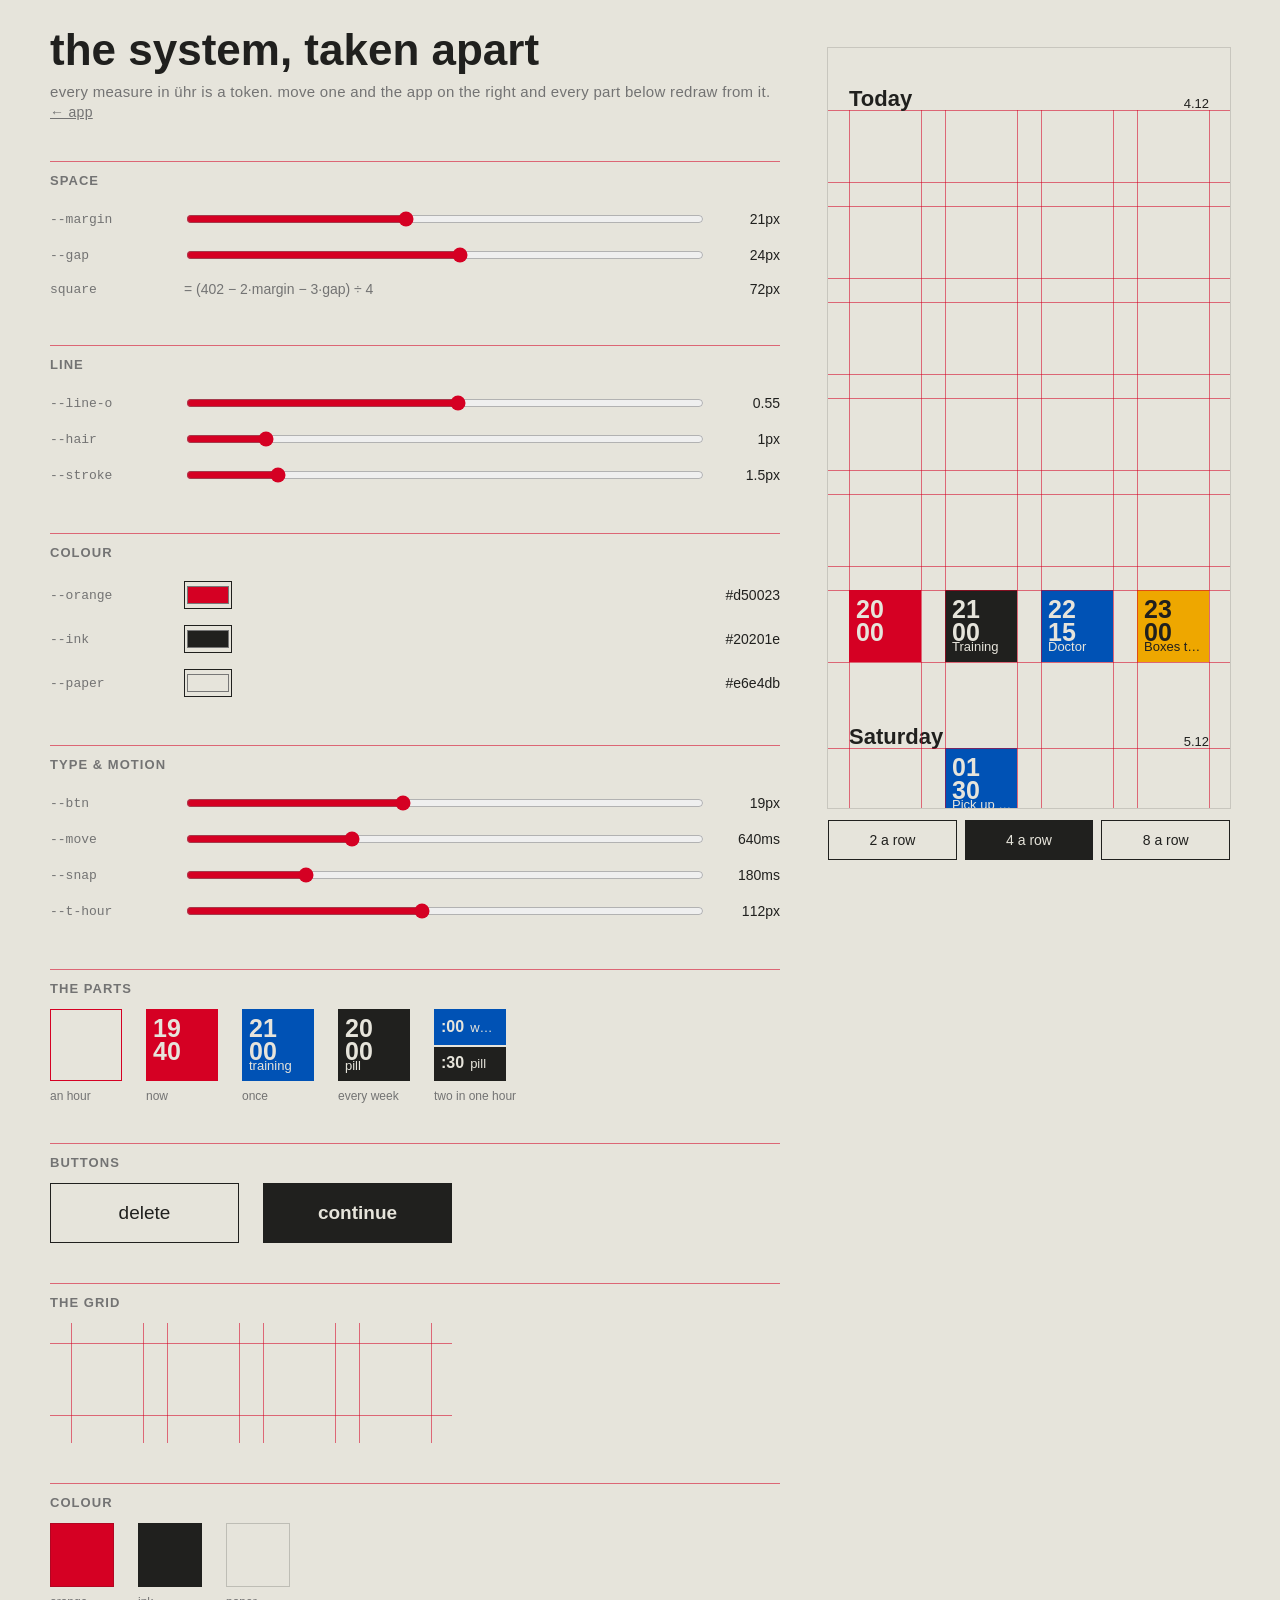
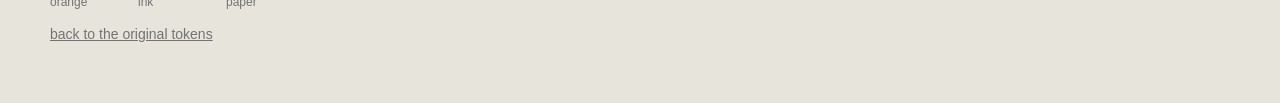
<file: tokens.html>
<!doctype html>
<html lang="en">
<head>
<meta charset="utf-8">
<meta name="viewport" content="width=device-width,initial-scale=1">
<title>ühr — the system, taken apart</title>
<link rel="stylesheet" href="under.css">
<link rel="stylesheet" href="tokens.css">
<link rel="stylesheet" href="app.css?v=6.0">
<style>
/* the system, taken apart: every token on the left; the app and its parts redraw from them as you move a slider */
html,body{height:auto;overflow:auto}
body{text-transform:none;padding:28px max(16px,env(safe-area-inset-left,0px)) 60px max(16px,env(safe-area-inset-right,0px))}
.wrap{max-width:1180px;margin:0 auto;display:grid;grid-template-columns:minmax(0,1fr) 402px;gap:48px;align-items:start}
@media (max-width:900px){.wrap{grid-template-columns:minmax(0,1fr)}.live{order:-1;justify-self:center}}
h1{font:400 15px/1.3 var(--font);margin:0 0 28px;color:var(--grey);letter-spacing:.02em}
h1 b{display:block;font:700 44px/1 var(--font);color:var(--ink);letter-spacing:0;margin-bottom:10px}
h2{font:700 13px/1 var(--font);text-transform:uppercase;letter-spacing:.08em;color:var(--grey);margin:40px 0 14px;padding-top:12px;border-top:1px solid color-mix(in srgb,var(--line) calc(var(--line-o)*100%),transparent)}
.tok{display:grid;grid-template-columns:120px minmax(0,1fr) 64px;gap:14px;align-items:center;padding:8px 0;font-size:14px}
.tok code{font:400 13px/1 ui-monospace,Menlo,monospace;color:var(--grey)}
.tok output{font-variant-numeric:tabular-nums;text-align:right}
.tok input[type=range]{width:100%;accent-color:var(--orange)}
.tok input[type=color]{width:48px;height:28px;border:1px solid var(--ink);padding:0;background:none}
.row{display:flex;flex-wrap:wrap;gap:24px;align-items:flex-end}
.spec{display:flex;flex-direction:column;gap:8px;font-size:12px;color:var(--grey)}
.spec .box{position:relative}
.spec .sq{position:relative;left:auto;top:auto;cursor:default}
.spec .sq:not(.al):not(.now){box-shadow:inset 0 0 0 1px var(--line)}
.lines{position:relative;height:120px;width:100%;max-width:402px;background:var(--paper)}
.btns{display:grid;grid-template-columns:1fr 1fr;gap:var(--gap);width:100%;max-width:402px}
.btns button{height:60px;font-size:var(--btn);border-radius:0}
.sw{width:64px;height:64px;border:1px solid color-mix(in srgb,var(--ink) 20%,transparent)}
.live{position:sticky;top:20px;width:402px;max-width:100%}
.live iframe{display:block;width:402px;max-width:100%;height:760px;border:0;outline:1px solid color-mix(in srgb,var(--ink) 15%,transparent);background:var(--paper)}
.live .z{display:flex;gap:8px;margin-top:12px}
.live .z button{flex:1;height:40px;border:1.5px solid var(--ink);background:var(--paper);color:var(--ink);font:400 14px/1 var(--font);cursor:pointer;border-radius:0}
.live .z button.on{background:var(--ink);color:var(--paper)}
.reset{margin-top:18px;background:none;border:0;padding:0;color:var(--grey);text-decoration:underline;cursor:pointer;font:400 14px/1 var(--font)}
.back{color:var(--grey);font-size:14px}
</style>
</head>
<body>
<div class="wrap">
<main>
  <h1><b>the system, taken apart</b>every measure in ühr is a token. move one and the app on the right and every part below redraw from it. <a class="back" href="./">← app</a></h1>

  <h2>space</h2>
  <div class="tok"><code>--margin</code><input id="t-margin" type="range" min="10" max="36" step="1" data-v="--margin" data-u="px"><output></output></div>
  <div class="tok"><code>--gap</code><input id="t-gap" type="range" min="6" max="40" step="1" data-v="--gap" data-u="px"><output></output></div>
  <div class="tok"><code>square</code><span style="color:var(--grey)">= (402 − 2·margin − 3·gap) ÷ 4</span><output id="o-sq"></output></div>

  <h2>line</h2>
  <div class="tok"><code>--line-o</code><input id="t-lo" type="range" min="0.05" max="1" step="0.05" data-v="--line-o" data-u=""><output></output></div>
  <div class="tok"><code>--hair</code><input id="t-hair" type="range" min="0.5" max="4" step="0.5" data-v="--hair" data-u="px"><output></output></div>
  <div class="tok"><code>--stroke</code><input id="t-stroke" type="range" min="1" max="4" step="0.5" data-v="--stroke" data-u="px"><output></output></div>

  <h2>colour</h2>
  <div class="tok"><code>--orange</code><input id="t-or" type="color" data-v="--orange" data-u=""><output></output></div>
  <div class="tok"><code>--ink</code><input id="t-ink" type="color" data-v="--ink" data-u=""><output></output></div>
  <div class="tok"><code>--paper</code><input id="t-paper" type="color" data-v="--paper" data-u=""><output></output></div>

  <h2>type &amp; motion</h2>
  <div class="tok"><code>--btn</code><input id="t-btn" type="range" min="14" max="26" step="1" data-v="--btn" data-u="px"><output></output></div>
  <div class="tok"><code>--move</code><input id="t-move" type="range" min="200" max="1600" step="20" data-v="--move" data-u="ms"><output></output></div>
  <div class="tok"><code>--snap</code><input id="t-snap" type="range" min="60" max="600" step="10" data-v="--snap" data-u="ms"><output></output></div>
  <div class="tok"><code>--t-hour</code><input id="t-hour" type="range" min="72" max="160" step="2" data-v="--t-hour" data-u="px"><output></output></div>

  <h2>the parts</h2>
  <div class="row" id="parts"></div>
  <h2>buttons</h2>
  <div class="btns"><button class="b-del" type="button">delete</button><button class="b-go" type="button">continue</button></div>
  <h2>the grid</h2>
  <div class="lines" id="lines"></div>
  <h2>colour</h2>
  <div class="row"><div class="spec"><div class="sw" style="background:var(--orange)"></div>orange</div><div class="spec"><div class="sw" style="background:var(--ink)"></div>ink</div><div class="spec"><div class="sw" style="background:var(--paper)"></div>paper</div></div>
  <button class="reset" id="reset" type="button">back to the original tokens</button>
</main>
<aside class="live">
  <iframe id="app" src="./?embed" title="ühr, live"></iframe>
  <div class="z"><button type="button" data-z="2">2 a row</button><button type="button" data-z="4" class="on">4 a row</button><button type="button" data-z="8">8 a row</button></div>
</aside>
</div>
<script>
const R=document.documentElement,fr=document.getElementById('app'),ins=[...document.querySelectorAll('[data-v]')];
const css=n=>getComputedStyle(R).getPropertyValue(n).trim();
const ORIG={};ins.forEach(i=>ORIG[i.dataset.v]=css(i.dataset.v));
const num=v=>parseFloat(v);
function hex(c){const x=document.createElement('canvas').getContext('2d');x.fillStyle=c;return x.fillStyle}
function fill(){ins.forEach(i=>{const v=css(i.dataset.v);i.value=i.type==='color'?hex(v):num(v);i.nextElementSibling.textContent=i.type==='color'?hex(v):num(v)+i.dataset.u})}
function sq(){const M=num(css('--margin')),G=num(css('--gap'));return(402-2*M-3*G)/4}
function parts(){const F=sq();document.getElementById('o-sq').textContent=Math.round(F)+'px';
  const s=(cls,inner,label)=>`<div class="spec"><div class="box"><div class="sq ${cls}" style="width:${F}px;height:${F}px">${inner}</div></div>${label}</div>`;
  document.getElementById('parts').innerHTML=
    s('','','an hour')+s('now','<span class="nt"><b>19</b><b>40</b></span><i class="nb" style="width:66%"></i>','now')+
    s('al temp','<span class="t"><b>21</b><b>00</b></span><span class="n">training</span>','once')+
    s('al fixed','<span class="t"><b>20</b><b>00</b></span><span class="n">pill</span>','every week')+
    s('al multi','<div class="part temp" style="top:0;height:50%"><b>:00</b><span>wake up</span></div><div class="part fixed" style="top:50%;height:50%"><b>:30</b><span>pill</span></div>','two in one hour');
  const M=num(css('--margin')),G=num(css('--gap'));let l='';for(let c=0;c<4;c++){const x=M+c*(F+G);l+=`<i style="position:absolute;top:0;bottom:0;left:${x}px;width:1px;background:var(--line);opacity:var(--line-o)"></i><i style="position:absolute;top:0;bottom:0;left:${x+F}px;width:1px;background:var(--line);opacity:var(--line-o)"></i>`}
  [20,20+F].forEach(y=>l+=`<i style="position:absolute;left:0;right:0;top:${y}px;height:1px;background:var(--line);opacity:var(--line-o)"></i>`);document.getElementById('lines').innerHTML=l}
function push(){const d=fr.contentDocument;if(!d)return;ins.forEach(i=>d.documentElement.style.setProperty(i.dataset.v,css(i.dataset.v)));try{fr.contentWindow.uhr&&fr.contentWindow.uhr.relayout()}catch(e){}}
ins.forEach(i=>i.addEventListener('input',()=>{R.style.setProperty(i.dataset.v,i.type==='color'?i.value:i.value+i.dataset.u);fill();parts();push()}));
document.getElementById('reset').onclick=()=>{ins.forEach(i=>R.style.setProperty(i.dataset.v,ORIG[i.dataset.v]));fill();parts();push()};
document.querySelectorAll('.z button').forEach(b=>b.onclick=()=>{try{fr.contentWindow.uhr.zoom(+b.dataset.z)}catch(e){}document.querySelectorAll('.z button').forEach(x=>x.classList.toggle('on',x===b))});
fr.addEventListener('load',push);fill();parts();
</script>
</body>
</html>
</file>
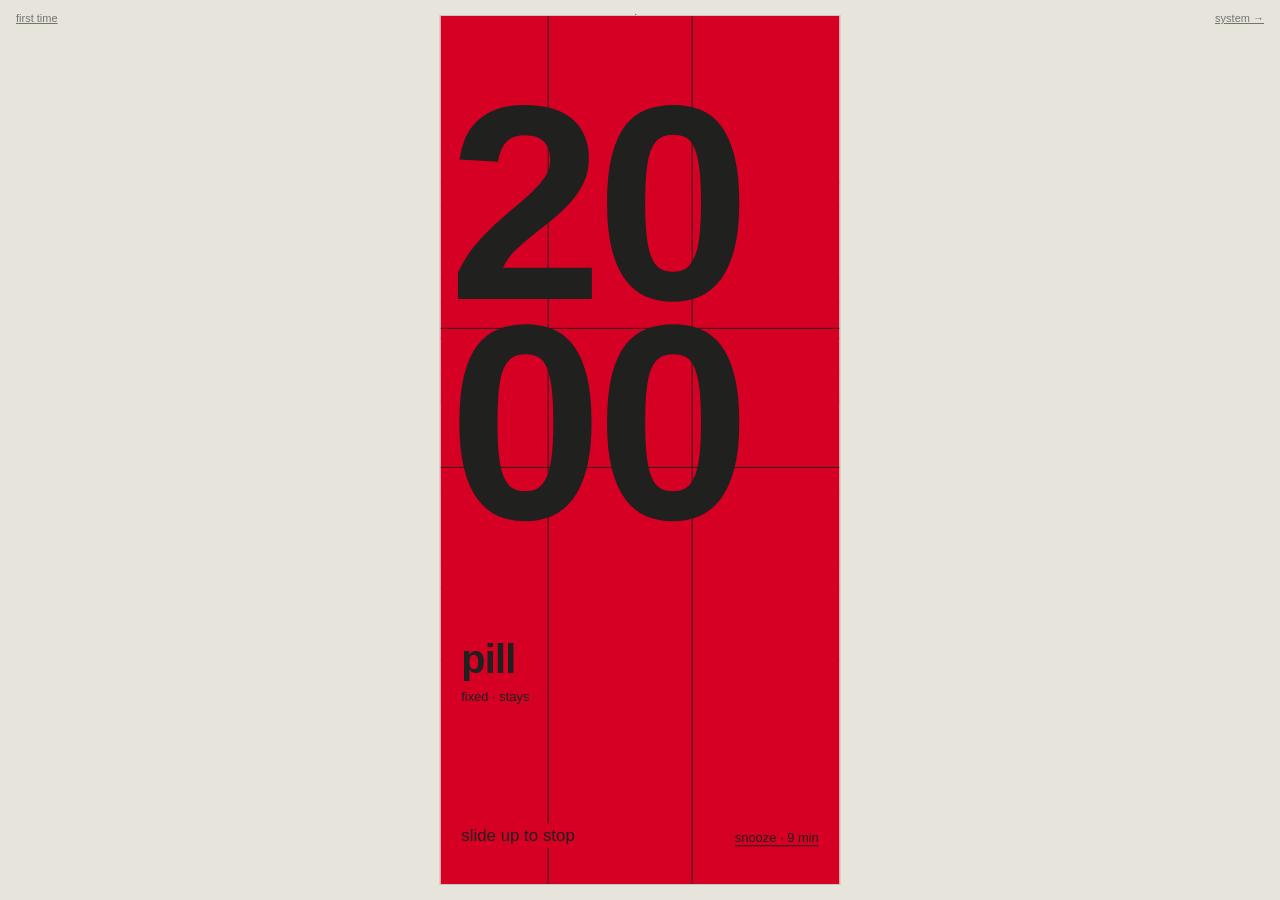
<file: v4.html>
<!doctype html>
<html lang="en">
<head>
<meta charset="utf-8">
<meta name="viewport" content="width=device-width,initial-scale=1,viewport-fit=cover">
<style>:root{color-scheme:light;box-sizing:border-box;padding-top:env(safe-area-inset-top,0px);padding-bottom:env(safe-area-inset-bottom,0px)}body{margin:0;padding:0;font:14px -apple-system,BlinkMacSystemFont,sans-serif;background:#fff;color:#000}img{max-width:100%}[hidden]{display:none!important}</style>
</head>
<body>
<title>ühr v4</title>
<link rel="stylesheet" href="under.css"><link rel="stylesheet" href="tokens.css"><link rel="stylesheet" href="ui.css"><link rel="stylesheet" href="v4.css">
<a class="nav" href="system.html">system →</a><a class="nav2" href="?first">first time</a><a class="nav3" href="#" id="ringbtn">ring</a><div class="stage" id="app"></div>
<script src="grid.js"></script><script>mountUhr(document.getElementById('app'))</script>

</body>
</html>
</file>
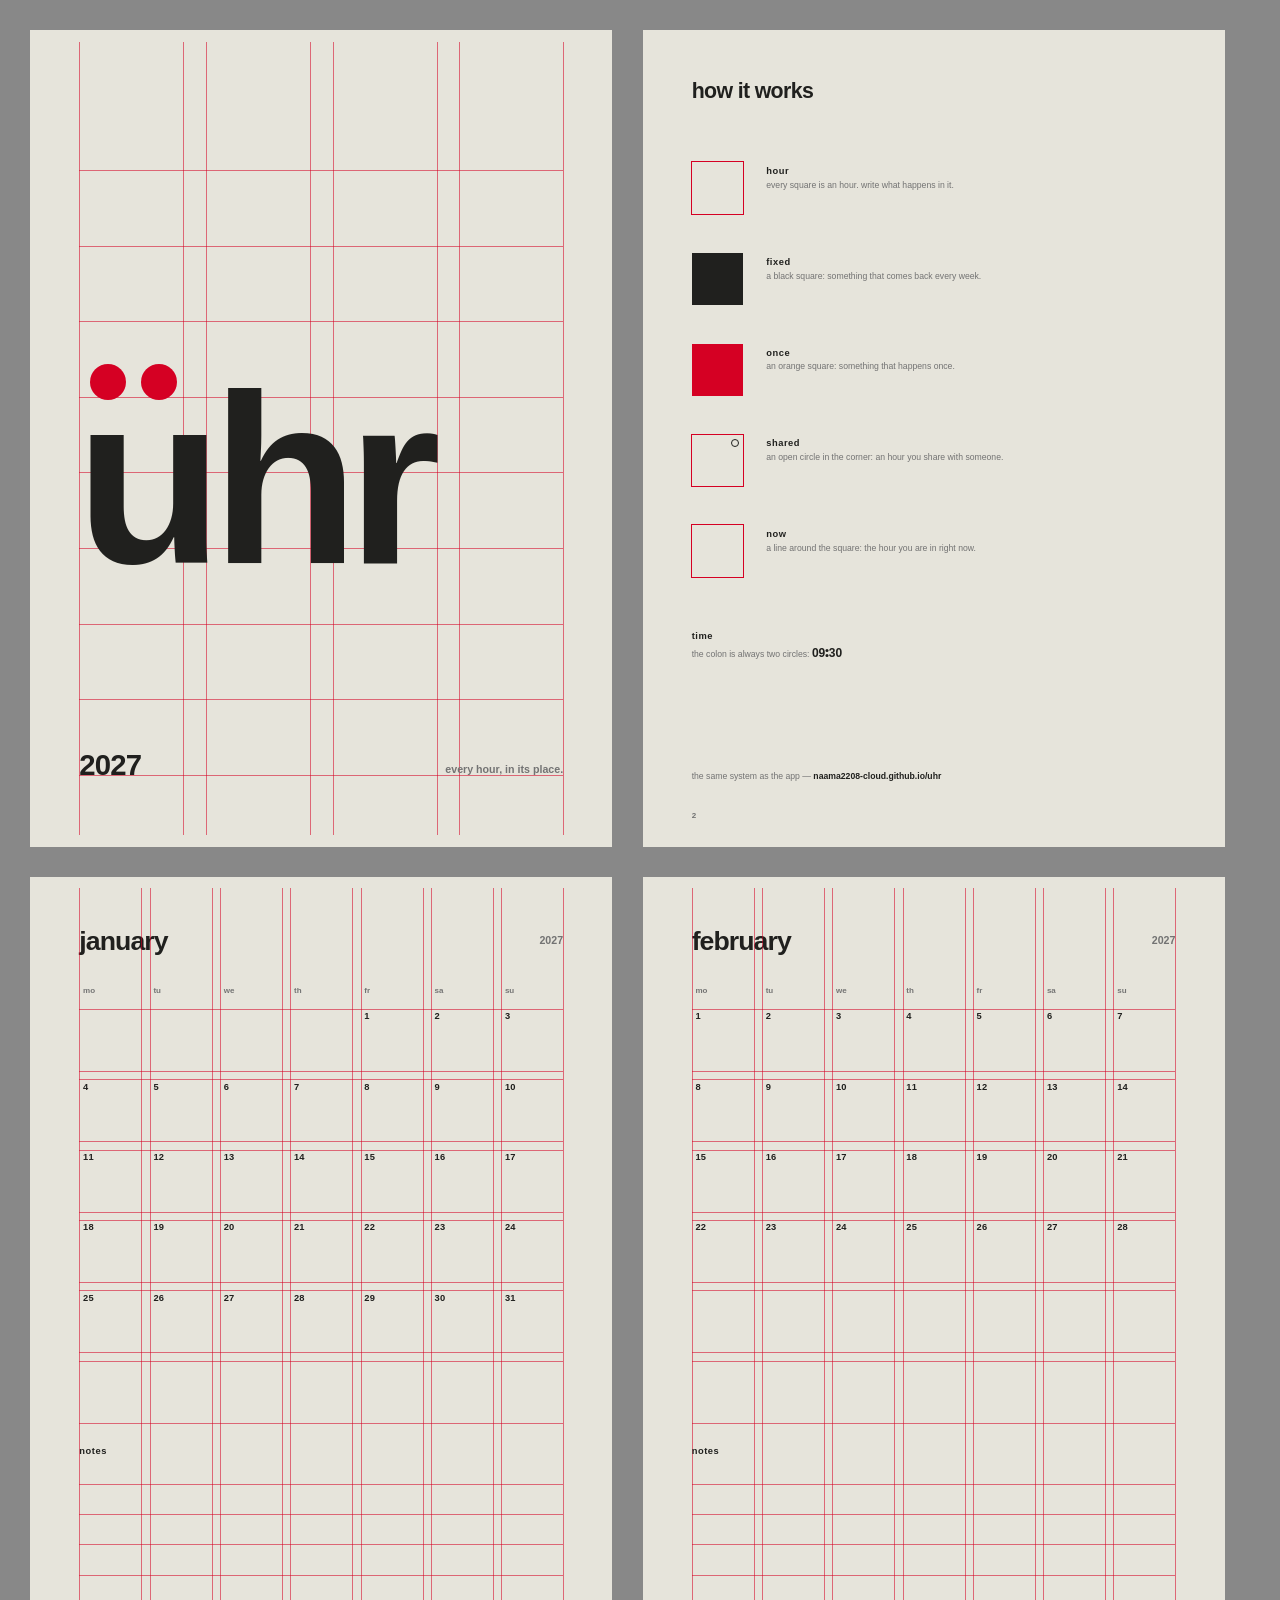
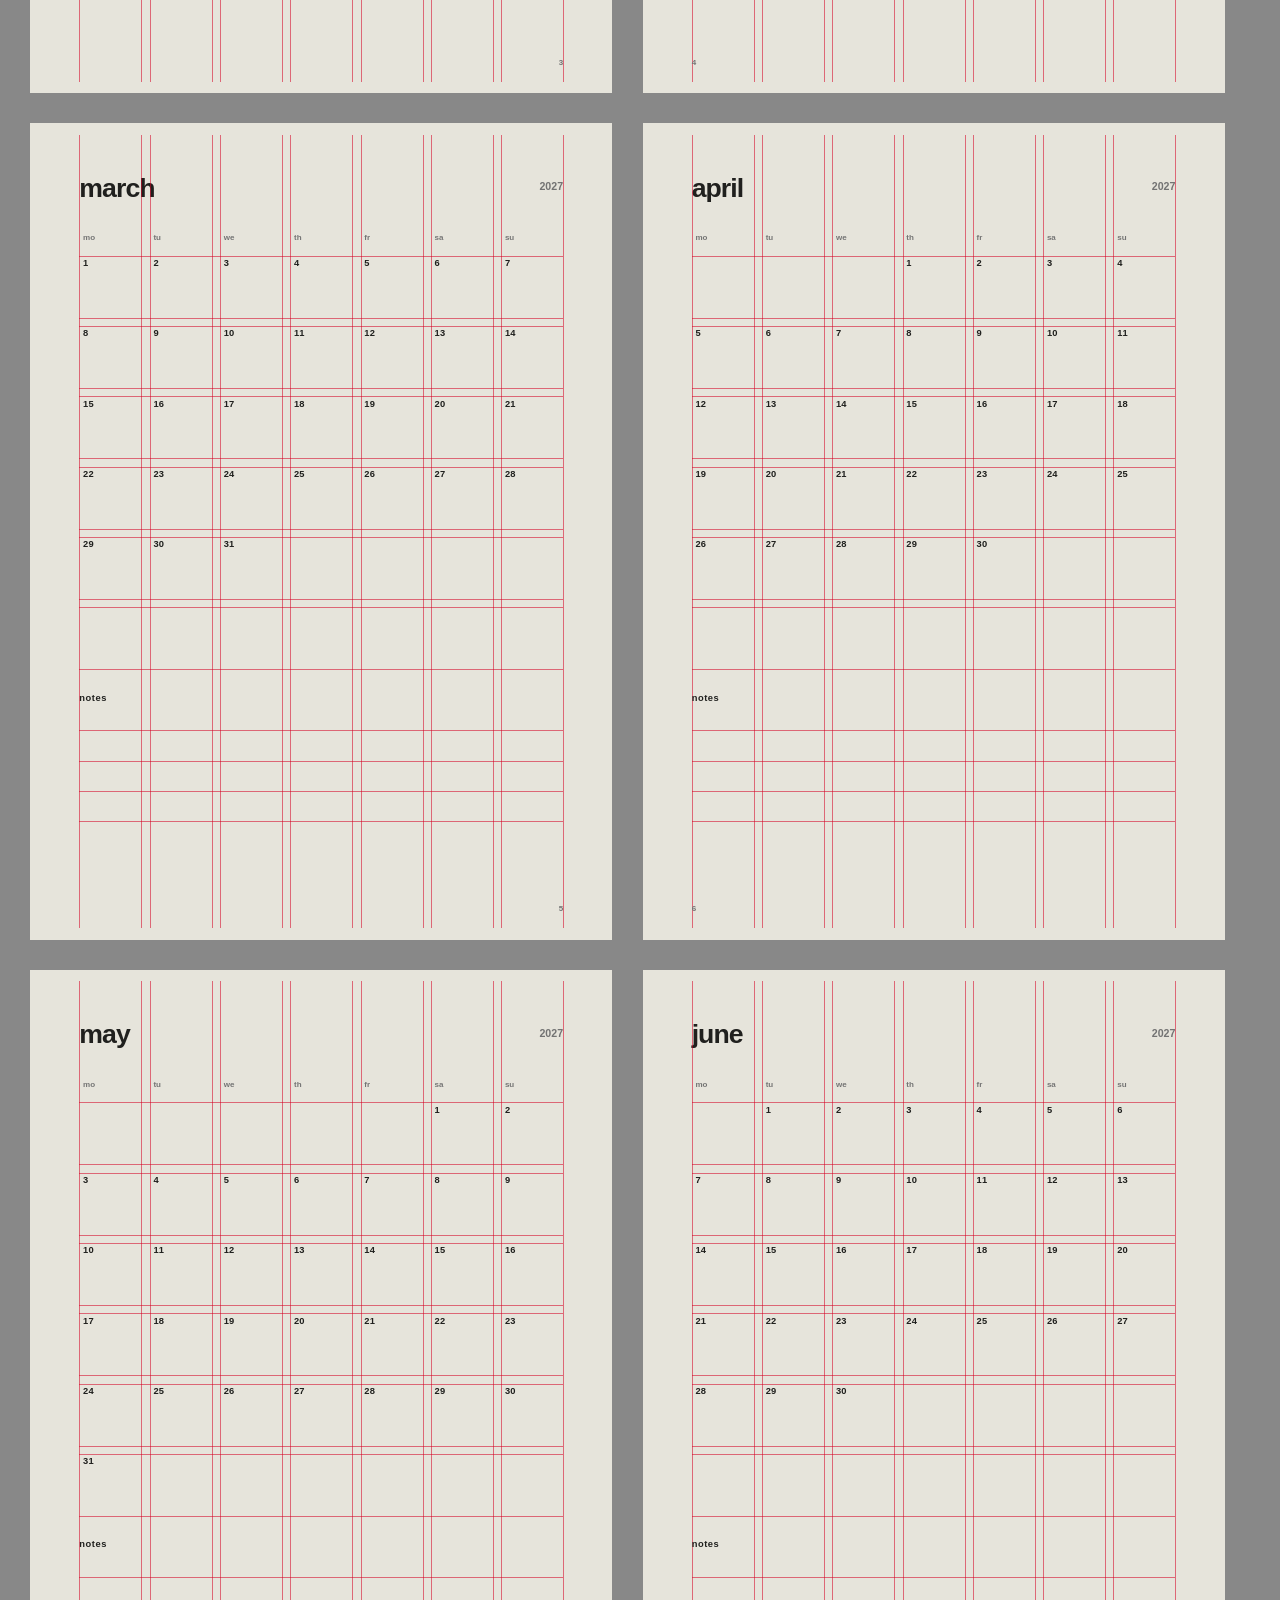
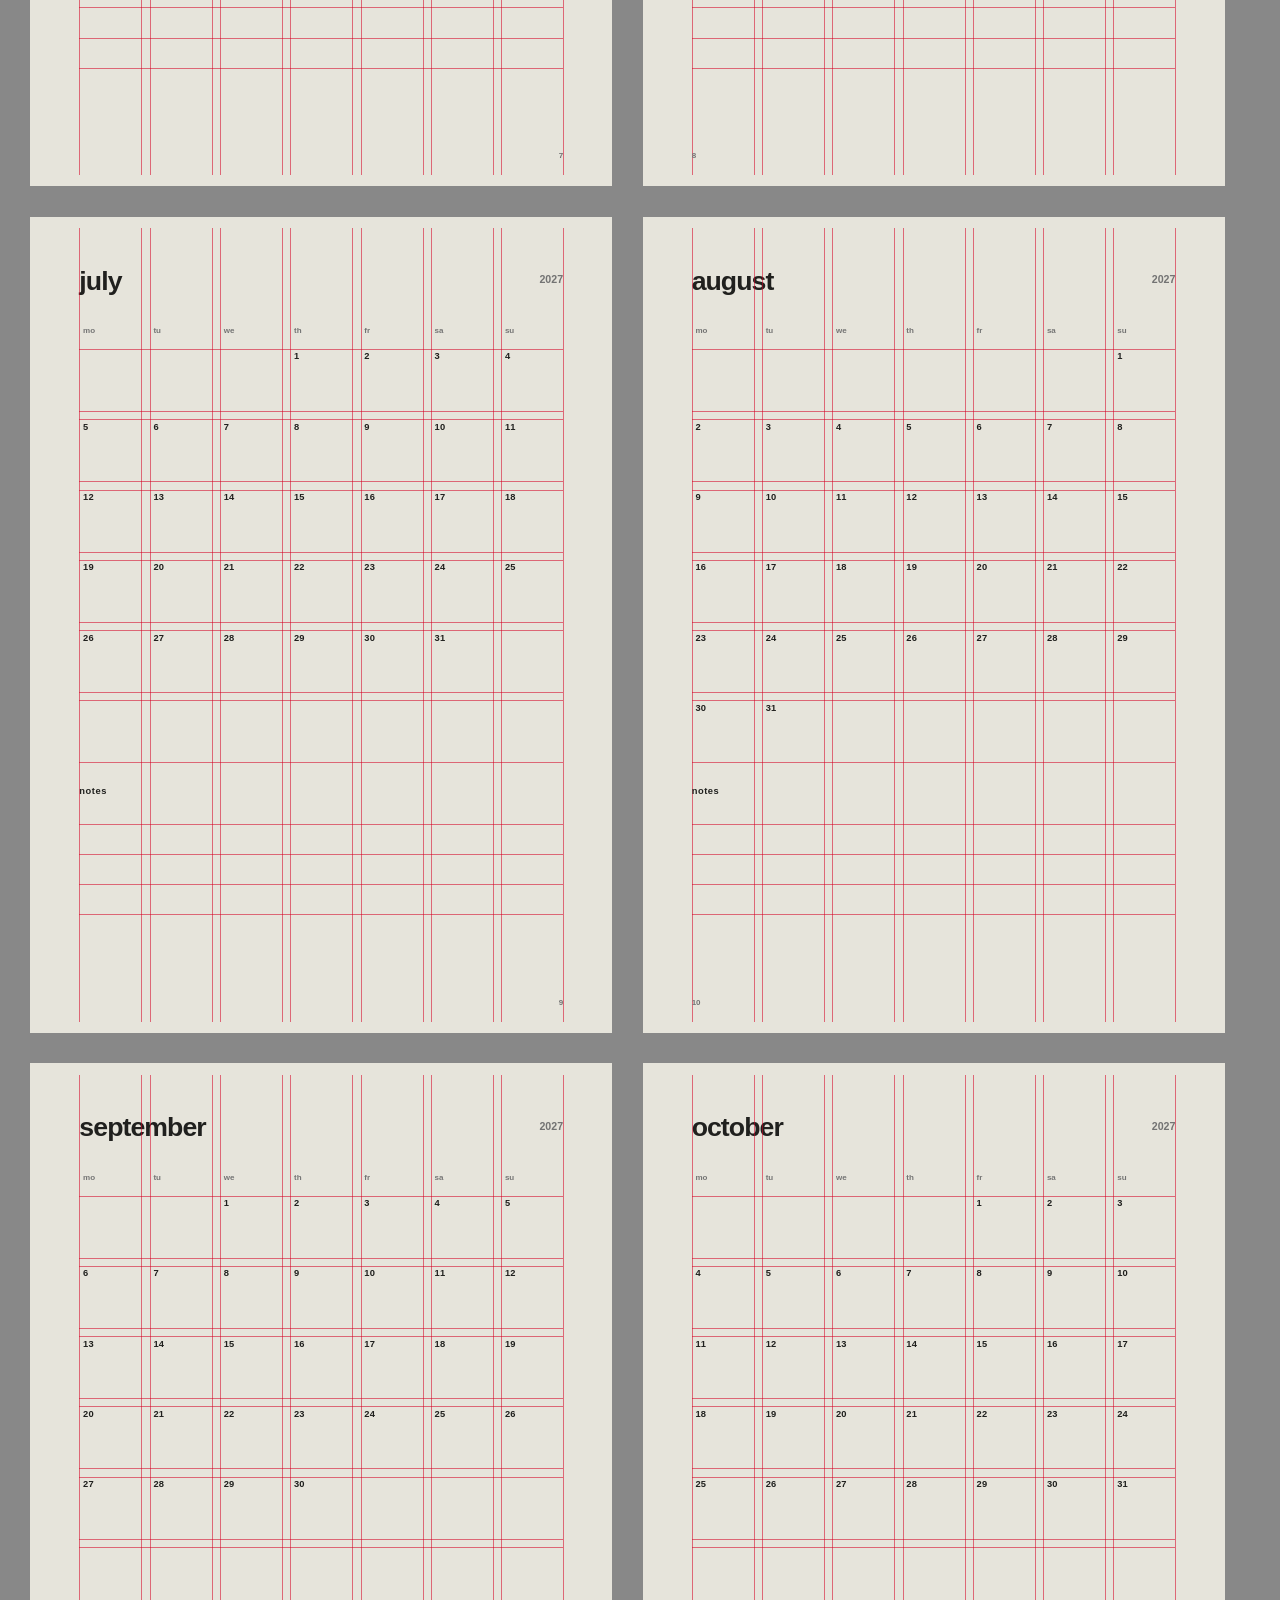
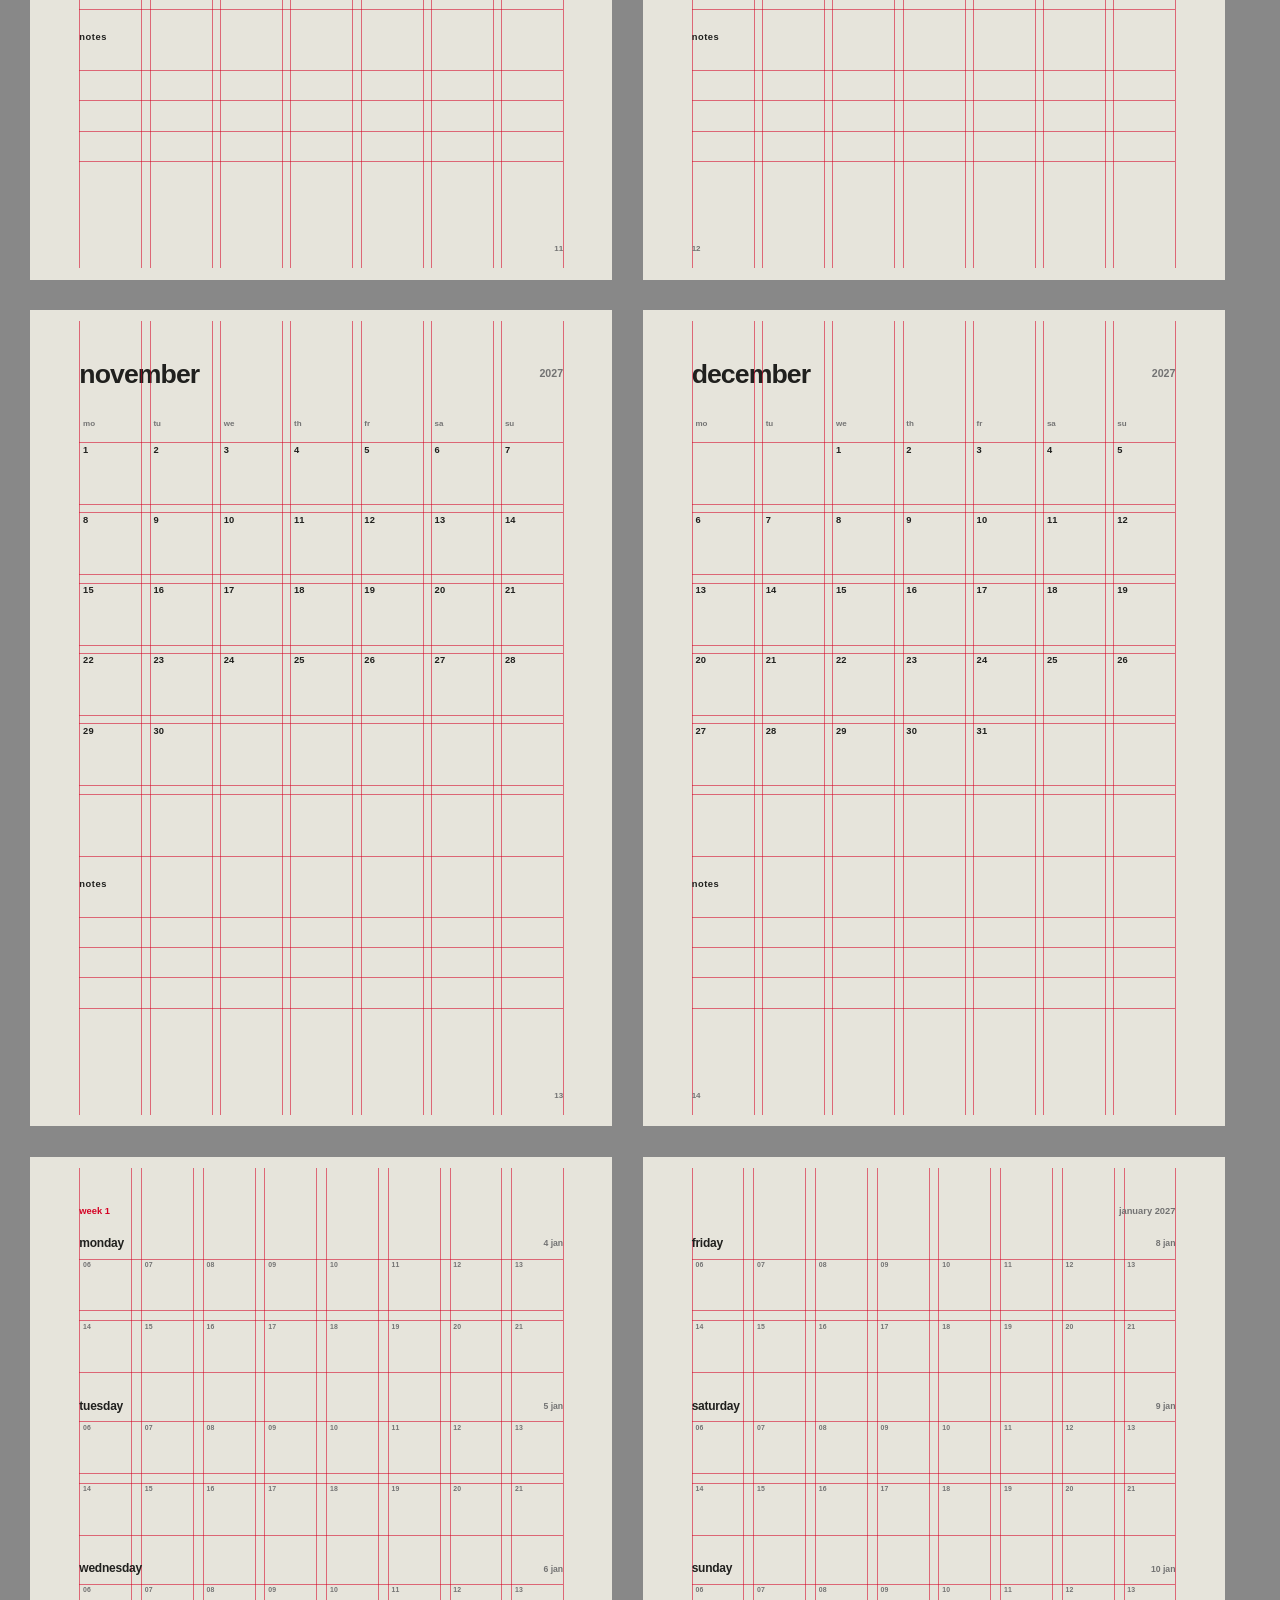
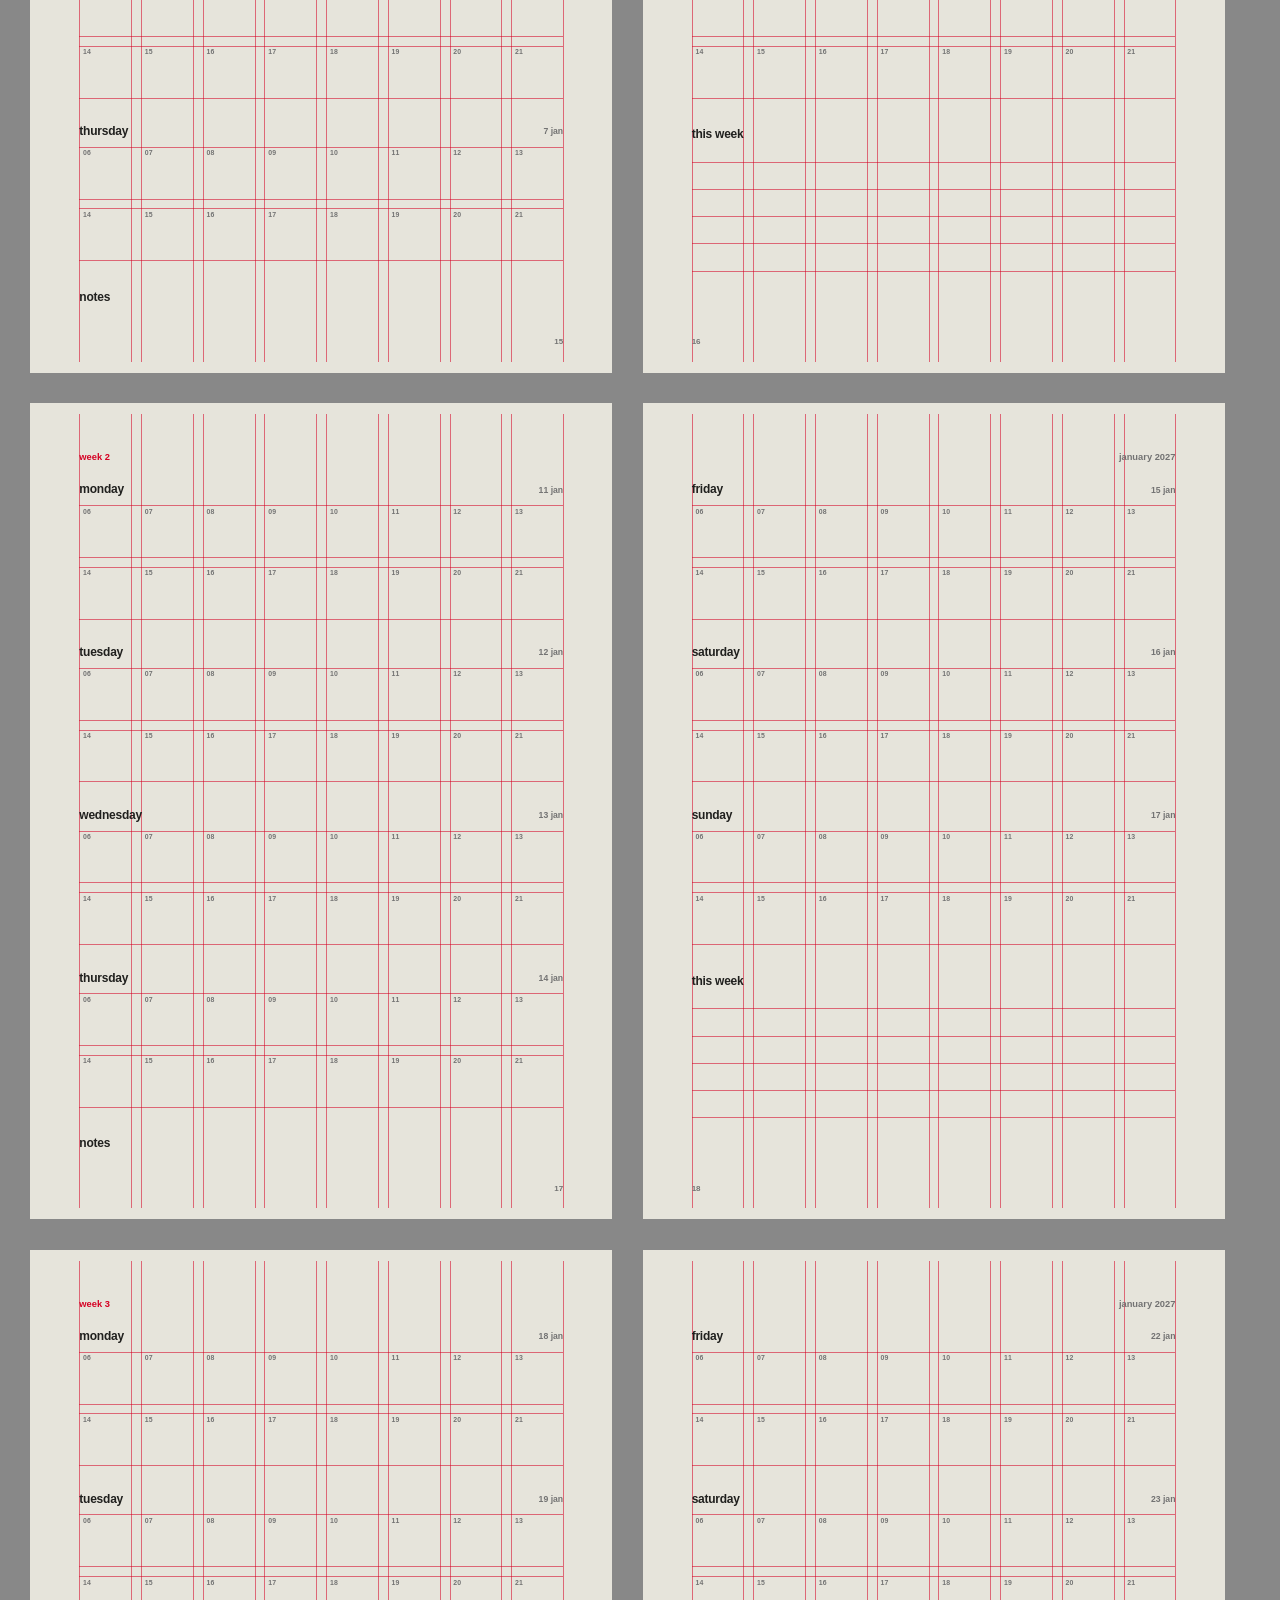
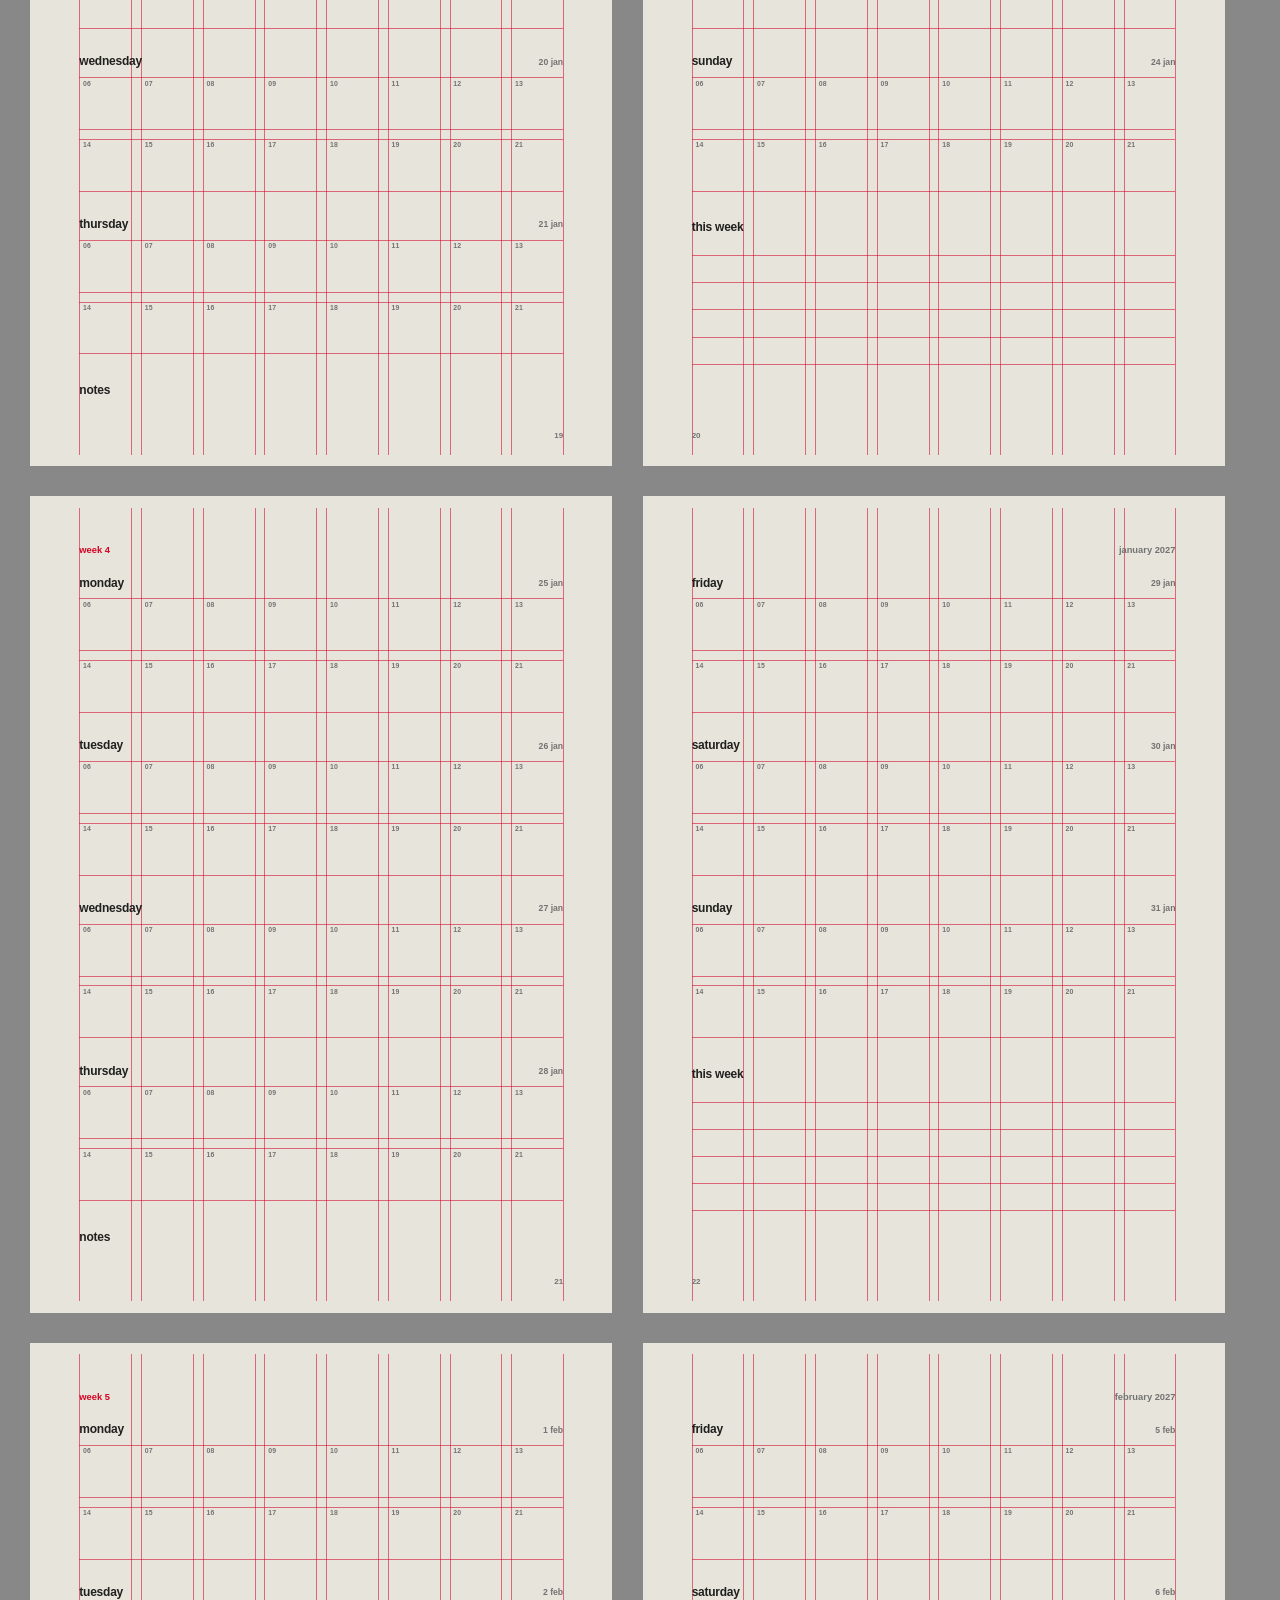
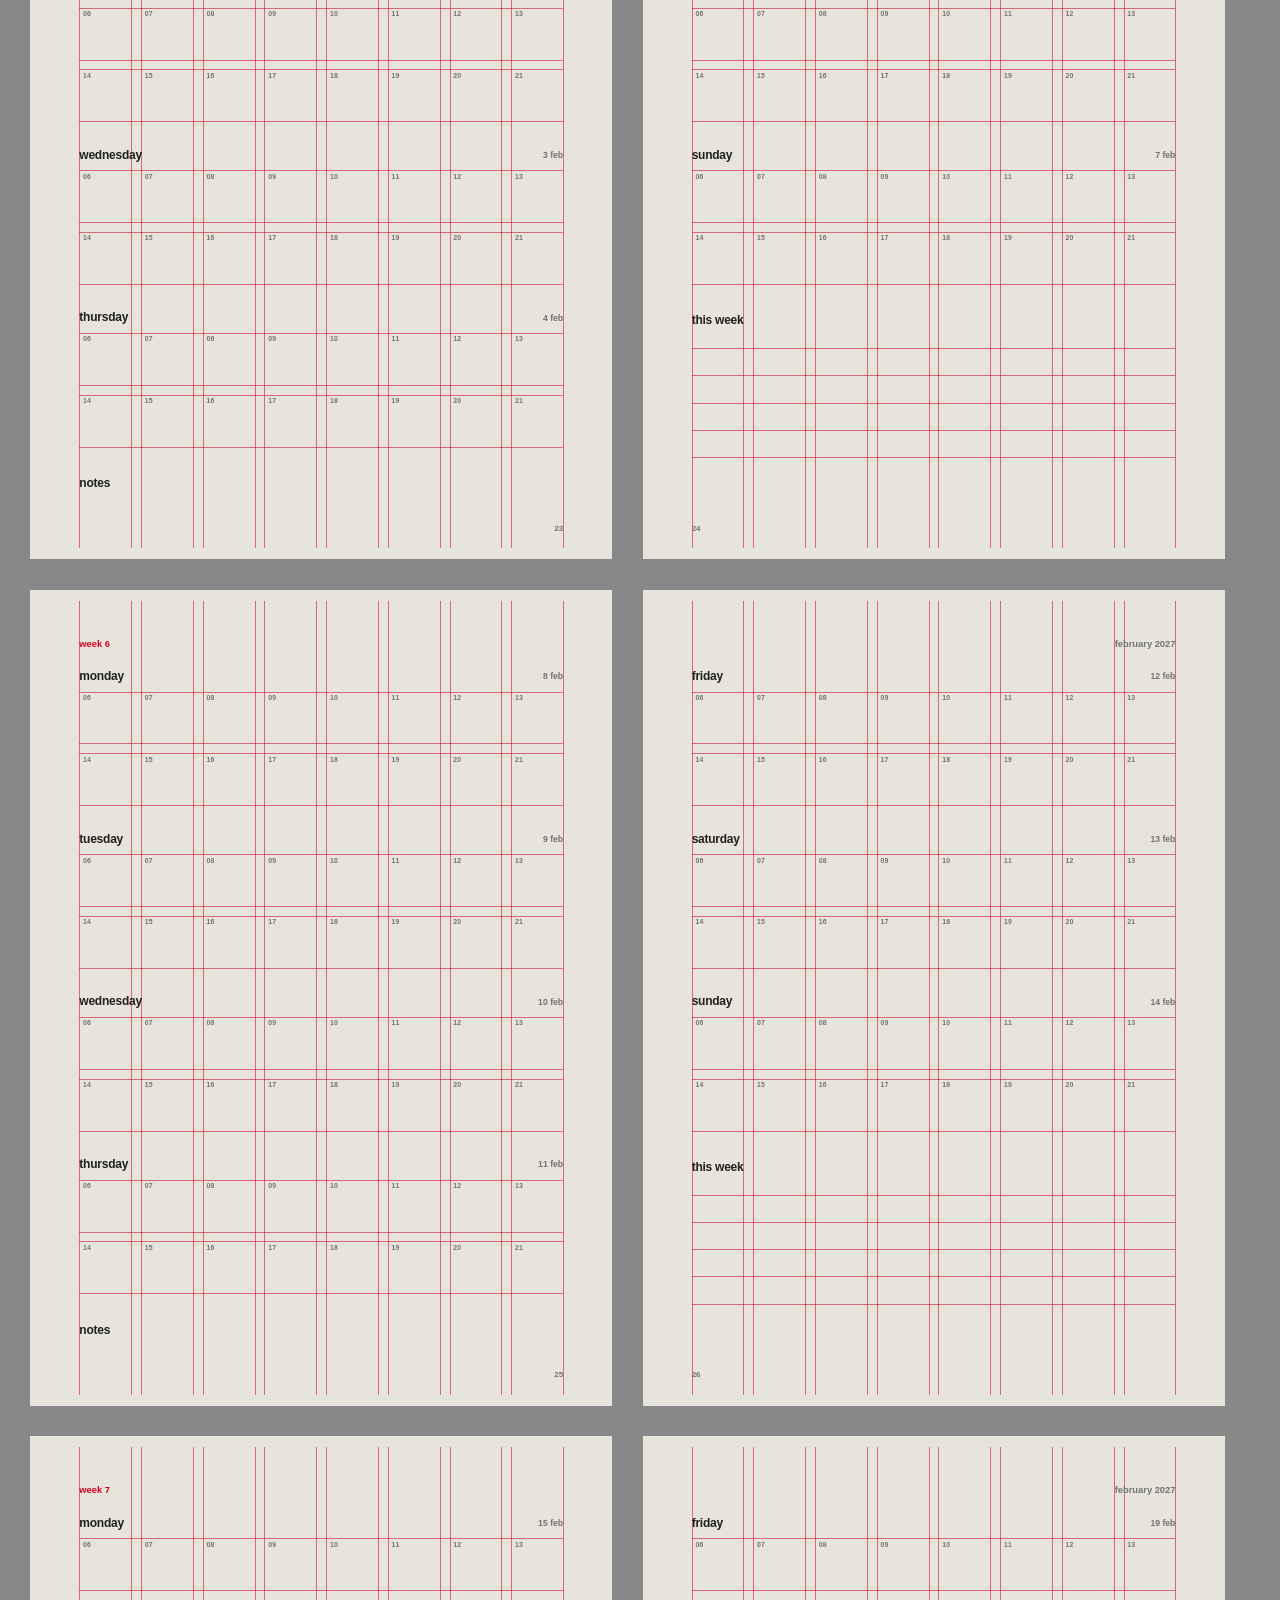
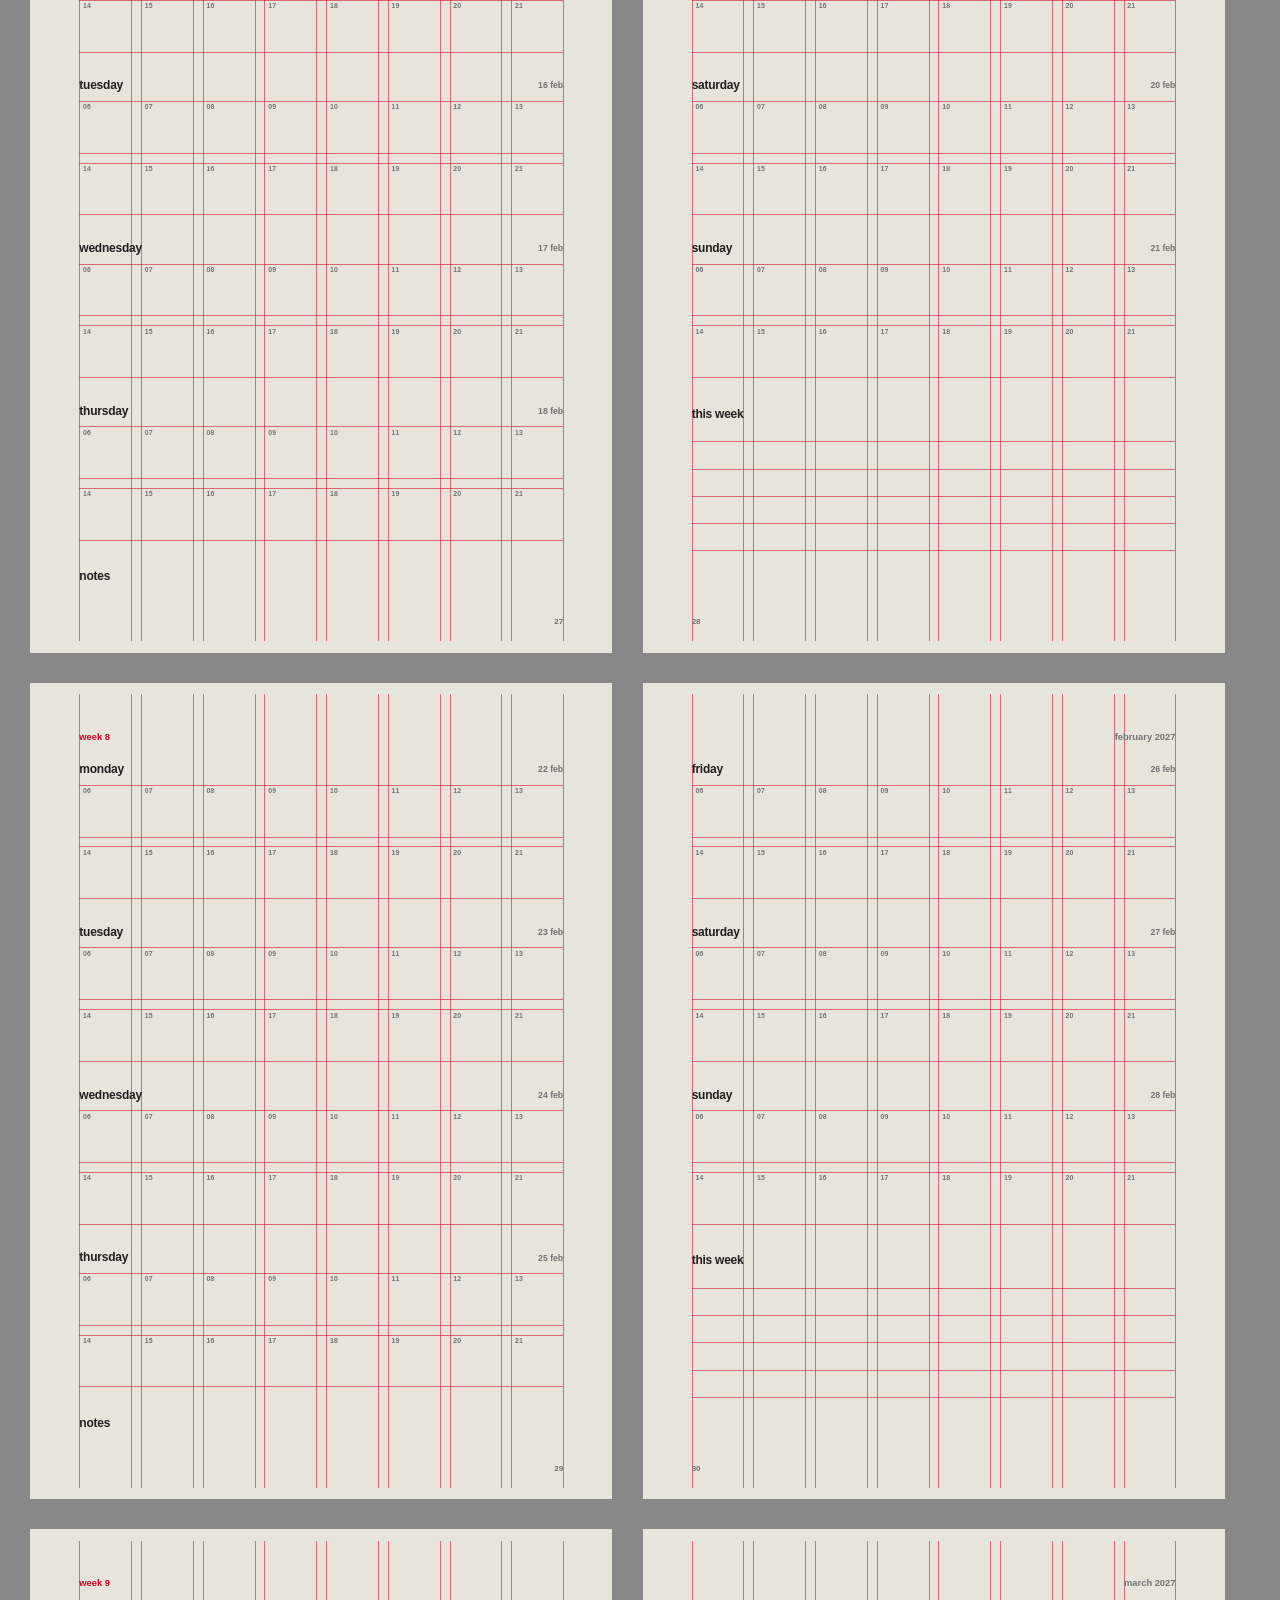
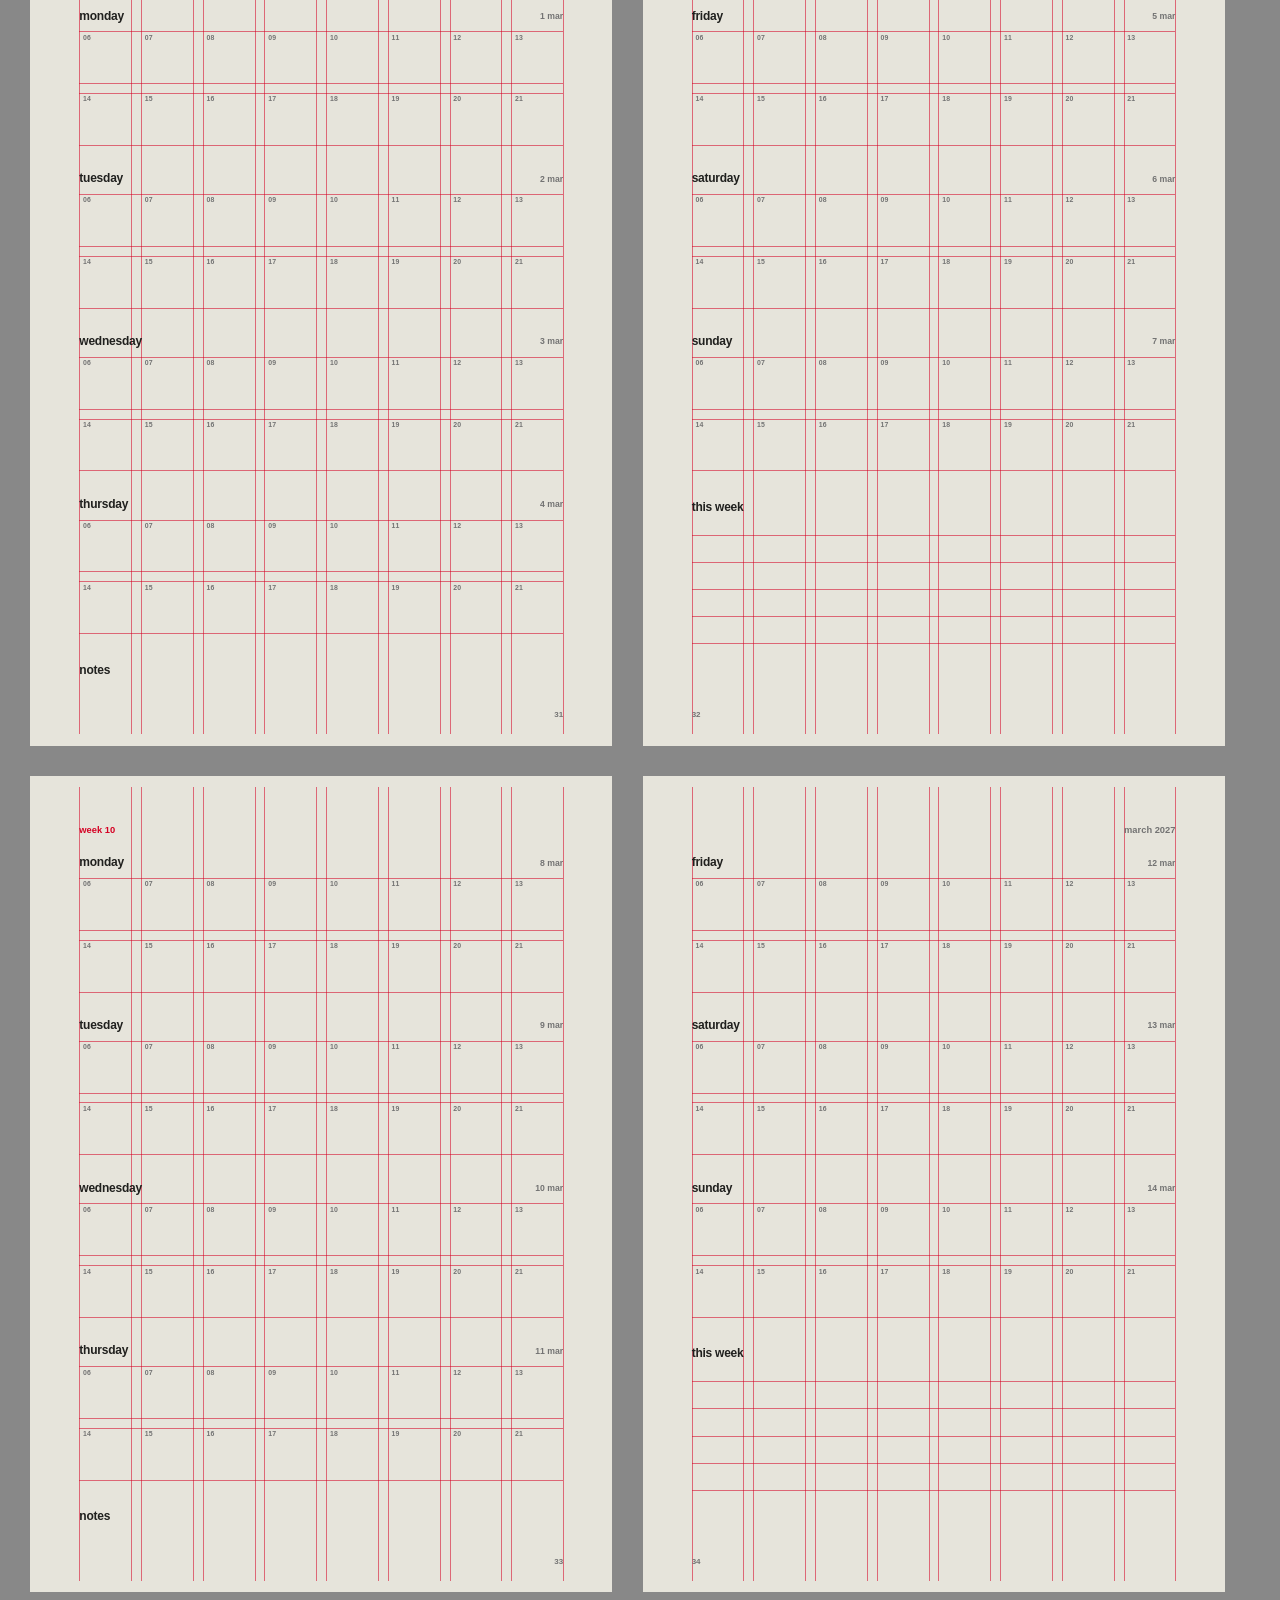
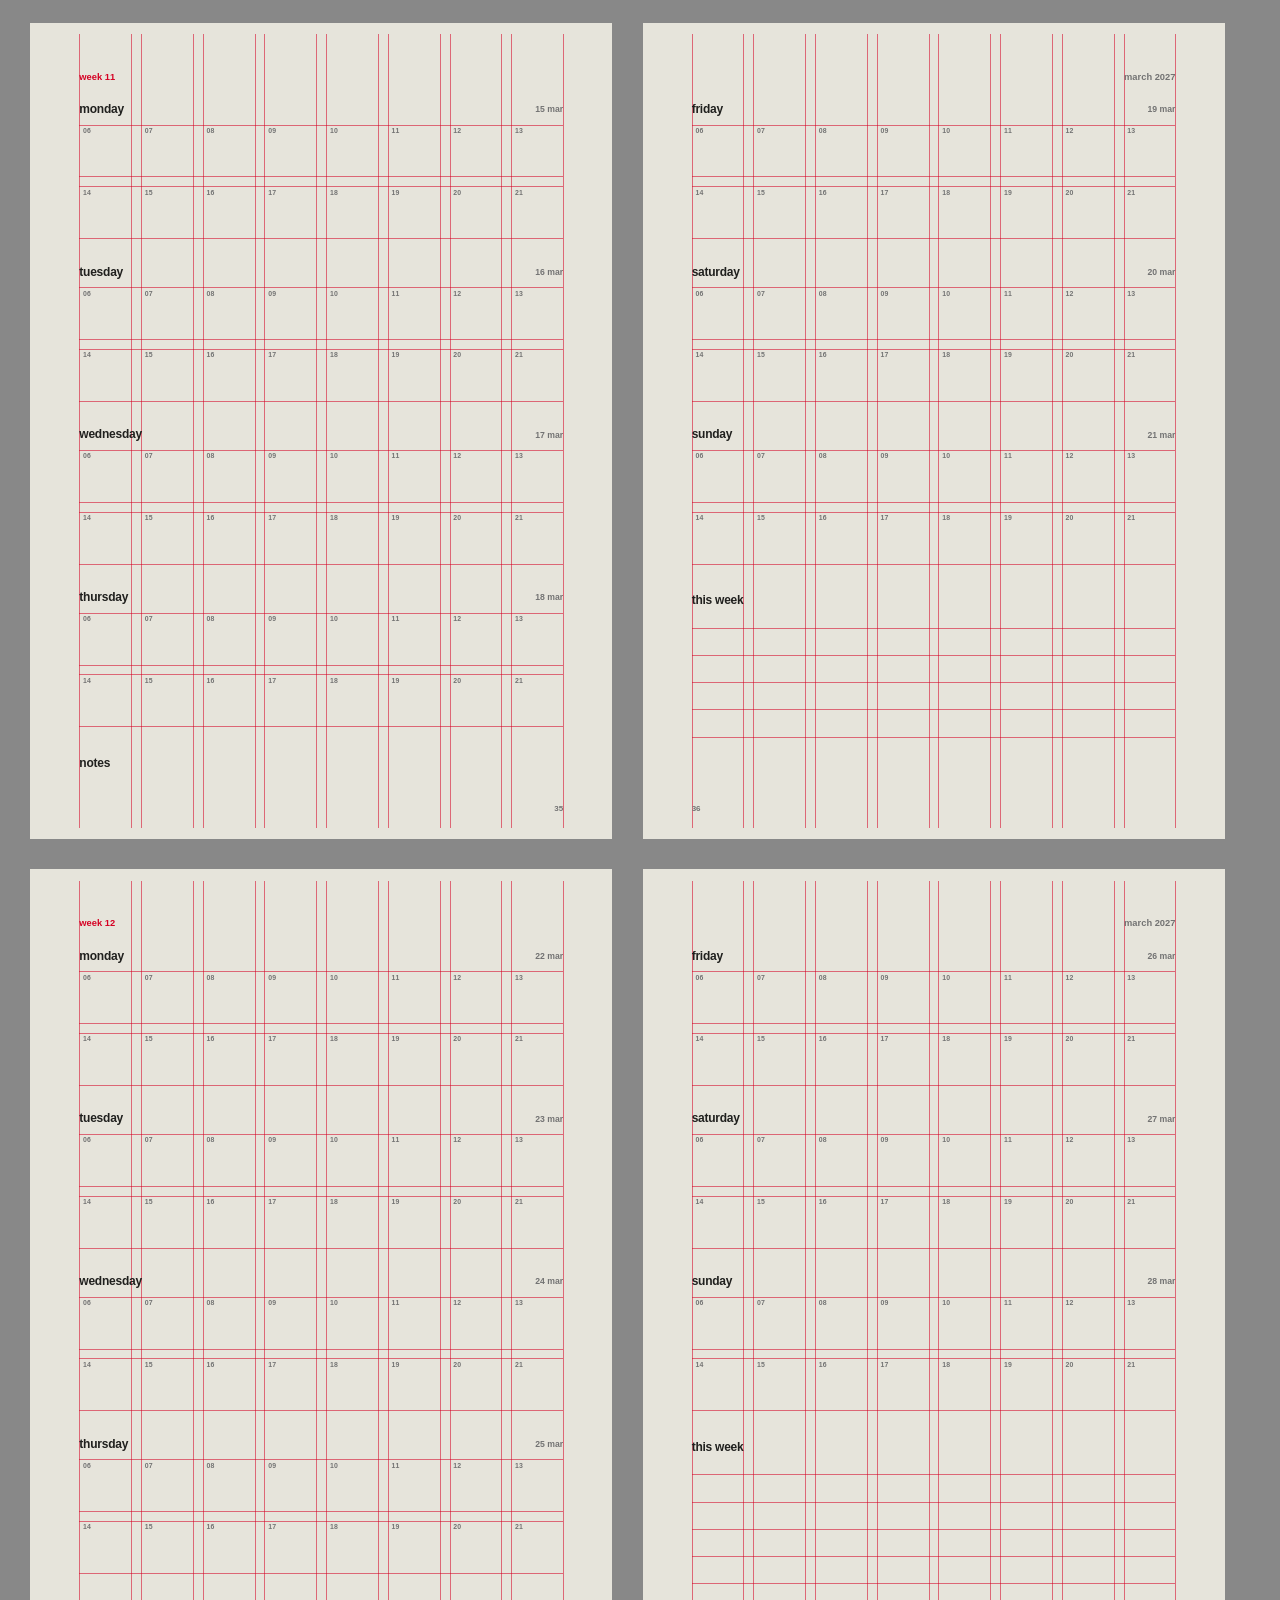
<file: diary/diary.html>
<!doctype html>
<html lang="en"><head><meta charset="utf-8"><title>ühr diary 2027</title>
<link rel="stylesheet" href="../tokens.css">
<style>
/* ühr diary — A5, printed. Every colour and proportion comes from tokens.css, like the app. */
@font-face{font-family:Inter;src:url(fonts/inter-latin-400-normal.woff2);font-weight:400}
@font-face{font-family:Inter;src:url(fonts/inter-latin-600-normal.woff2);font-weight:600}
@font-face{font-family:Inter;src:url(fonts/inter-latin-700-normal.woff2);font-weight:700}
@font-face{font-family:Inter;src:url(fonts/inter-latin-900-normal.woff2);font-weight:900}
:root{
  --bleed:3mm; --pw:148mm; --ph:210mm;            /* A5 trim, plus bleed */
  --m:10mm;                                       /* page margin: the app's --margin, in print */
  --g:2.6mm;                                      /* gap between squares: the app's --gap ratio */
  --hair-p:.25mm;                                 /* the grid's hairline in print */
  --pfont:var(--font);
}
@page{size:calc(var(--pw) + 2*var(--bleed)) calc(var(--ph) + 2*var(--bleed));margin:0}
*{box-sizing:border-box;margin:0;padding:0}
html,body{background:#888}
body{font-family:var(--pfont);color:var(--ink);-webkit-print-color-adjust:exact;print-color-adjust:exact}
.page{position:relative;width:calc(var(--pw) + 2*var(--bleed));height:calc(var(--ph) + 2*var(--bleed));background:var(--paper);overflow:hidden;page-break-after:always;break-after:page}
.trim{position:absolute;left:var(--bleed);top:var(--bleed);width:var(--pw);height:var(--ph)}
.in{position:absolute;inset:var(--m)}
@media screen{body{display:flex;flex-wrap:wrap;gap:8mm;padding:8mm}.page{break-after:auto}}
/* the colon is two circles */
.cd{display:inline-block;width:.3em;height:.72em;vertical-align:baseline;background:radial-gradient(circle closest-side,currentColor 92%,transparent) 50% 18%/.13em .13em no-repeat,radial-gradient(circle closest-side,currentColor 92%,transparent) 50% 100%/.13em .13em no-repeat}
/* full-height vertical lines, like the app's */
.vls i{position:absolute;top:0;bottom:0;width:var(--hair-p);background:var(--line);opacity:var(--line-o)}
.hl{position:absolute;left:0;right:0;height:var(--hair-p);background:var(--line);opacity:var(--line-o)}
/* squares */
.sq{position:absolute;outline:none}
.sq .h{position:absolute;left:1mm;top:.9mm;font-size:5.2pt;font-weight:600;line-height:1;color:var(--grey);letter-spacing:.02em}
.lab{font-size:7pt;font-weight:600;letter-spacing:.06em;text-transform:lowercase;color:var(--ink)}
.small{font-size:6.5pt;color:var(--grey);line-height:1.35}
.folio{position:absolute;bottom:4mm;font-size:6pt;color:var(--grey);font-weight:600}
.logo{font-weight:700;letter-spacing:-.05em;line-height:1;position:relative;display:inline-block}
.logo .dots{position:absolute;display:flex;gap:.06em;top:.02em;left:.06em}
.logo .dots i{display:block;width:.15em;height:.15em;border-radius:50%;background:var(--orange)}
</style></head>
<body>
<script>
const YEAR=2027, START=6, END=21; // weekly squares: 06–21, two rows of eight — the app's "8 a row"
const DAYS=['monday','tuesday','wednesday','thursday','friday','saturday','sunday'];
const MONTHS=['january','february','march','april','may','june','july','august','september','october','november','december'];
const mm=v=>v+'mm', p2=n=>String(n).padStart(2,'0');
const W=148-20, COLS=8, G=2.6, SQ=(W-(COLS-1)*G)/COLS;   // content width 128mm → square ≈ 13.7mm
let folio=0;
function page(fn,{num=true}={}){const p=document.createElement('div');p.className='page';const t=document.createElement('div');t.className='trim';p.appendChild(t);
  const i=document.createElement('div');i.className='in';t.appendChild(i);fn(i,t);folio++;
  if(num){const f=document.createElement('div');f.className='folio';f.textContent=folio;f.style[folio%2?'right':'left']=mm(10);t.appendChild(f)}
  document.body.appendChild(p)}
const el=(p,html,style)=>{const d=document.createElement('div');d.innerHTML=html;Object.assign(d.style,style||{});p.appendChild(d);return d};
function vlines(p,cols,sq,g){const v=el(p,'',{position:'absolute',left:0,right:0,top:mm(-10),bottom:mm(-10)});v.className='vls';
  for(let c=0;c<cols;c++)for(const x of [c*(sq+g),c*(sq+g)+sq])el(v,'',{left:mm(x)}).outerHTML=`<i style="left:${mm(x)}"></i>`}
function logo(p,size,style){return el(p,`<span class="logo" style="font-size:${size}">uhr<span class="dots"><i></i><i></i></span></span>`,style)}
// ---------- cover ----------
page((i,t)=>{vlines(i,4,(W-3*6)/4,6);
  for(let r=0;r<9;r++){const y=24+r*20;el(i,'',{position:'absolute',left:0,right:0,top:mm(y)}).className='hl'}
  logo(i,'64mm',{position:'absolute',left:mm(-1),top:mm(74)});
  el(i,`${YEAR}`,{position:'absolute',left:0,bottom:mm(4),fontSize:'22pt',fontWeight:700,letterSpacing:'-.03em'});
  el(i,'every hour, in its place.',{position:'absolute',right:0,bottom:mm(6),fontSize:'8pt',fontWeight:600,color:'var(--grey)'})},{num:false});
// ---------- how it works ----------
page(i=>{el(i,'how it works',{fontSize:'16pt',fontWeight:700,letterSpacing:'-.03em',marginBottom:mm(8)});
  const rows=[['','every square is an hour. write what happens in it.'],['fixed','a black square: something that comes back every week.'],['once','an orange square: something that happens once.'],
    ['shared','an open circle in the corner: an hour you share with someone.'],['now','a line around the square: the hour you are in right now.']];
  rows.forEach(([k,txt],n)=>{const y=22+n*24;const s=el(i,'',{position:'absolute',left:0,top:mm(y),width:mm(SQ),height:mm(SQ),
      background:k==='fixed'?'var(--ink)':k==='once'?'var(--orange)':'transparent',outline:k==='now'?'.5mm solid var(--orange)':k===''||k==='shared'?'var(--hair-p) solid var(--orange)':'none'});
    if(k==='shared')el(s,'',{position:'absolute',right:mm(1.2),top:mm(1.2),width:mm(2.2),height:mm(2.2),borderRadius:'50%',border:'.45mm solid var(--ink)'});
    el(i,`<div class="lab">${k||'hour'}</div><div class="small" style="margin-top:1mm;max-width:80mm">${txt}</div>`,{position:'absolute',left:mm(SQ+6),top:mm(y+1)})});
  el(i,`<div class="lab">time</div><div class="small" style="margin-top:1mm">the colon is always two circles: <b style="color:var(--ink);font-size:9pt">09<span class="cd"></span>30</b></div>`,{position:'absolute',left:0,top:mm(146)});
  el(i,`<div class="small">the same system as the app — <b style="color:var(--ink)">naama2208-cloud.github.io/uhr</b></div>`,{position:'absolute',left:0,bottom:mm(4)})});
// ---------- months ----------
for(let mo=0;mo<12;mo++)page(i=>{
  el(i,MONTHS[mo],{fontSize:'20pt',fontWeight:700,letterSpacing:'-.035em'});el(i,YEAR,{position:'absolute',right:0,top:mm(2),fontSize:'8pt',fontWeight:600,color:'var(--grey)'});
  const C=7,g=2.2,s=(W-(C-1)*g)/C,top=22;vlines(i,C,s,g);
  DAYS.forEach((d,k)=>el(i,d.slice(0,2),{position:'absolute',left:mm(k*(s+g)+1),top:mm(top-6),fontSize:'6pt',fontWeight:600,color:'var(--grey)'}));
  const first=new Date(YEAR,mo,1),off=(first.getDay()+6)%7,n=new Date(YEAR,mo+1,0).getDate();
  for(let r=0;r<6;r++){const y=top+r*(s+g);el(i,'',{position:'absolute',left:0,right:0,top:mm(y)}).className='hl';el(i,'',{position:'absolute',left:0,right:0,top:mm(y+s)}).className='hl';
    for(let c=0;c<7;c++){const day=r*7+c-off+1;if(day<1||day>n)continue;el(i,`<span class="h" style="font-size:7pt;color:var(--ink)">${day}</span>`,{position:'absolute',left:mm(c*(s+g)),top:mm(y),width:mm(s),height:mm(s)}).className='sq'}}
  el(i,'<div class="lab">notes</div>',{position:'absolute',left:0,top:mm(top+6*(s+g)+4)});
  for(let k=0;k<4;k++)el(i,'',{position:'absolute',left:0,right:0,top:mm(top+6*(s+g)+14+k*8)}).className='hl'});
// ---------- weeks: a spread per week, each day two rows of eight hours (06–21) ----------
let d=new Date(YEAR,0,4); // first monday of 2027
const HOURS=END-START+1, ROWS=HOURS/COLS;
function dayBlock(i,date,y){
  el(i,`${DAYS[(date.getDay()+6)%7]}`,{position:'absolute',left:0,top:mm(y),fontSize:'9pt',fontWeight:700,letterSpacing:'-.02em'});
  el(i,`${date.getDate()} ${MONTHS[date.getMonth()].slice(0,3)}`,{position:'absolute',right:0,top:mm(y+.6),fontSize:'6.5pt',fontWeight:600,color:'var(--grey)'});
  for(let r=0;r<ROWS;r++){const yy=y+6+r*(SQ+G);el(i,'',{position:'absolute',left:0,right:0,top:mm(yy)}).className='hl';el(i,'',{position:'absolute',left:0,right:0,top:mm(yy+SQ)}).className='hl';
    for(let c=0;c<COLS;c++){const h=START+r*COLS+c;el(i,`<span class="h">${p2(h)}</span>`,{position:'absolute',left:mm(c*(SQ+G)),top:mm(yy),width:mm(SQ),height:mm(SQ)}).className='sq'}}}
const DAYH=6+ROWS*SQ+(ROWS-1)*G+7;  // one day's block, with breathing room
for(let w=0;w<52;w++){
  const days=[...Array(7)].map((_,k)=>new Date(d.getFullYear(),d.getMonth(),d.getDate()+k));
  const wk=w+1;
  page(i=>{vlines(i,COLS,SQ,G);el(i,`week ${wk}`,{position:'absolute',left:0,top:0,fontSize:'7pt',fontWeight:700,color:'var(--orange)'});
    days.slice(0,4).forEach((dt,k)=>dayBlock(i,dt,8+k*DAYH));
    const ny=8+4*DAYH;el(i,'<span style="font-size:9pt;font-weight:700;letter-spacing:-.02em">notes</span>',{position:'absolute',left:0,top:mm(ny)});
    for(let k=0;k<Math.floor((186-ny-10)/7.2);k++)el(i,'',{position:'absolute',left:0,right:0,top:mm(ny+10+k*7.2)}).className='hl'});
  page(i=>{vlines(i,COLS,SQ,G);el(i,`${MONTHS[days[0].getMonth()]} ${YEAR}`,{position:'absolute',right:0,top:0,fontSize:'7pt',fontWeight:700,color:'var(--grey)'});
    days.slice(4).forEach((dt,k)=>dayBlock(i,dt,8+k*DAYH));
    const ny=8+3*DAYH;el(i,'<span style="font-size:9pt;font-weight:700;letter-spacing:-.02em">this week</span>',{position:'absolute',left:0,top:mm(ny)});
    for(let k=0;k<5;k++)el(i,'',{position:'absolute',left:0,right:0,top:mm(ny+10+k*7.2)}).className='hl'});
  d=new Date(d.getFullYear(),d.getMonth(),d.getDate()+7)}
// ---------- stickers ----------
page(i=>{el(i,'stickers',{fontSize:'16pt',fontWeight:700,letterSpacing:'-.03em'});el(i,'cut along the lines. black: every week. orange: once.',{position:'absolute',left:0,top:mm(10)}).className='small';
  const top=22,rows=Math.floor((190-top)/(SQ+G));
  for(let r=0;r<rows;r++)for(let c=0;c<COLS;c++){const kind=(r+c)%3===0?'ink':(r*COLS+c)%2?'orange':'ink';
    const s=el(i,'',{position:'absolute',left:mm(c*(SQ+G)),top:mm(top+r*(SQ+G)),width:mm(SQ),height:mm(SQ),background:`var(--${kind})`});
    if(r===rows-1)el(s,'',{position:'absolute',right:mm(1.2),top:mm(1.2),width:mm(2.2),height:mm(2.2),borderRadius:'50%',border:'.45mm solid var(--paper)'})}});
// ---------- back ----------
page((i)=>{vlines(i,4,(W-3*6)/4,6);logo(i,'14mm',{position:'absolute',left:0,bottom:mm(4)})},{num:false});
document.title=`ühr diary ${YEAR} · ${folio} pages`;
</script>
</body></html>
</file>
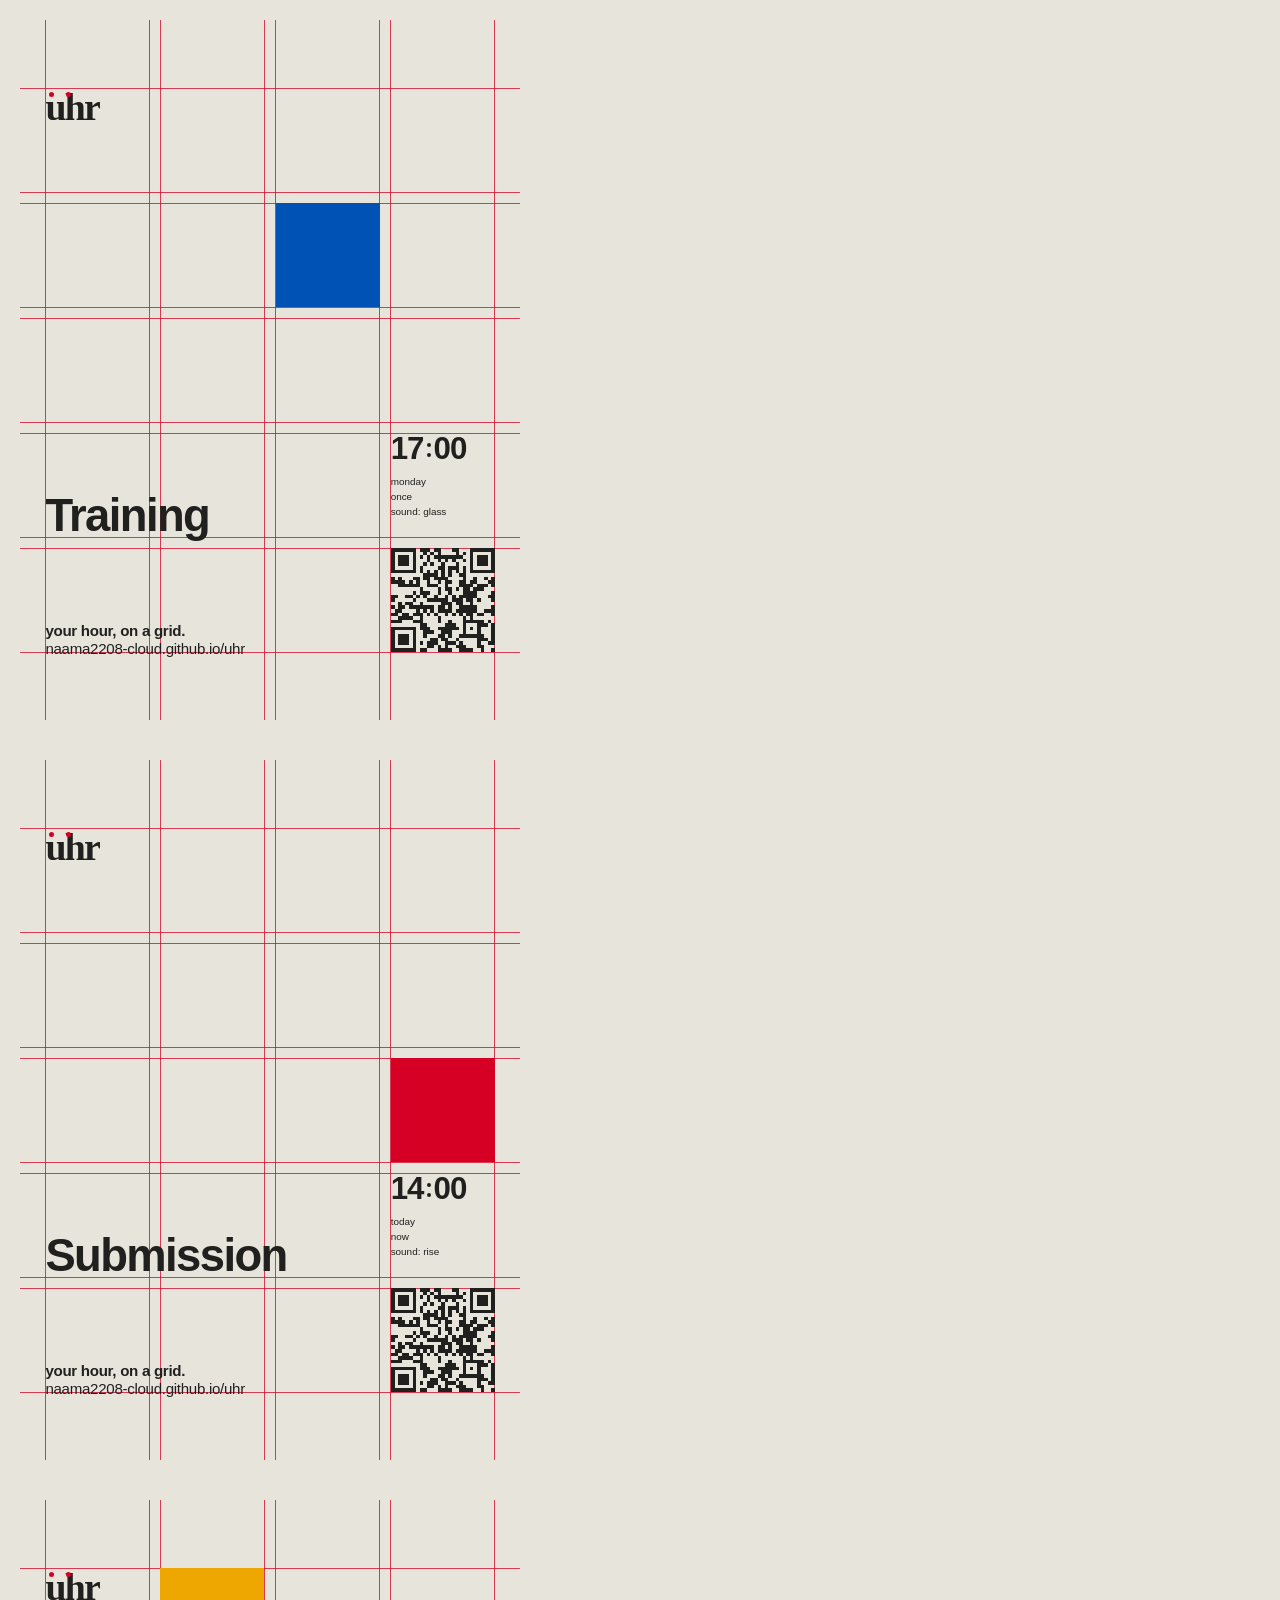
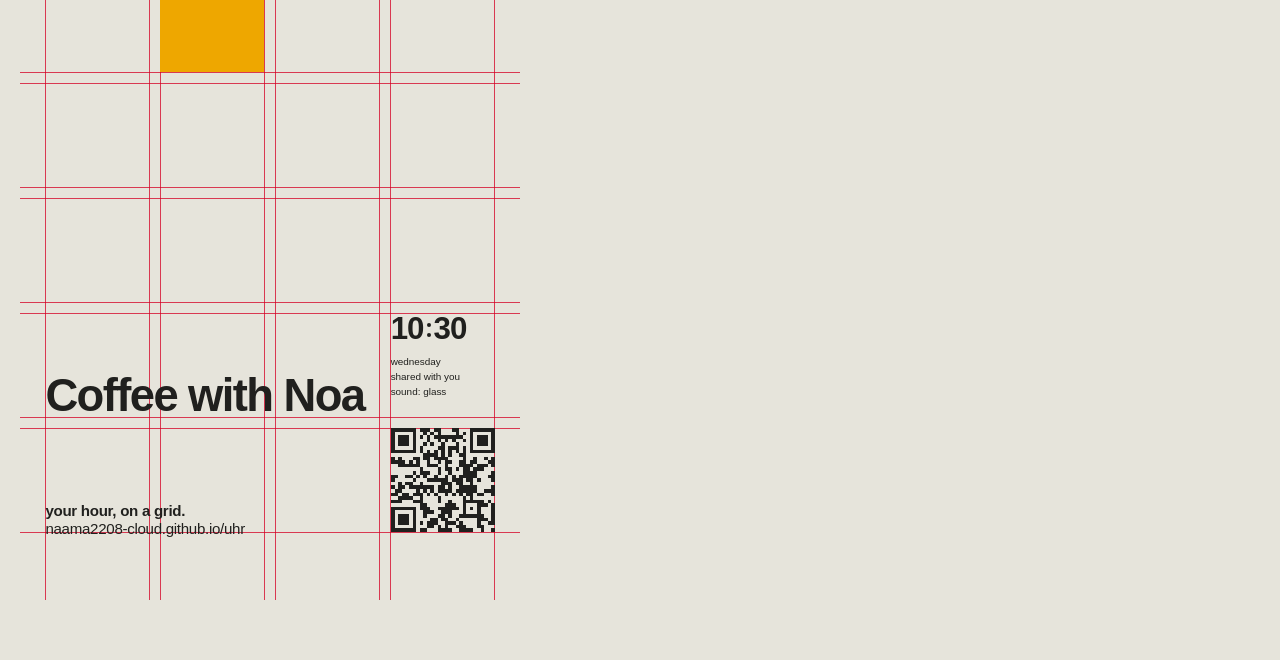
<file: print/posters-figma.html>
<!doctype html><html><head><meta charset="utf-8"><style>


*{margin:0;padding:0;box-sizing:border-box}
html,body{background:#E6E4DB;color:#20201E;font-family:Helvetica;-webkit-print-color-adjust:exact;print-color-adjust:exact}
.p{position:relative;width:500px;height:700px;overflow:hidden}
i{position:absolute;background:#D50023;opacity:.75}.v{top:0;bottom:0;width:.35px;margin-left:-.175px}.h{left:0;right:0;height:.35px;margin-top:-.175px}
.a{position:absolute}
.logo{font-family:under;font-weight:700;letter-spacing:-.045em;line-height:1}
.dot{position:absolute;border-radius:50%;background:#D50023}
.cd{display:inline-block;position:relative;width:.32em;height:.7em}.cd b{position:absolute;left:50%;width:.13em;height:.13em;margin-left:-.065em;border-radius:50%;background:#20201E}
 body{font-family:Helvetica;padding:20px} .p{}</style></head><body><div class="poster" data-name="uhr-poster-blue" style="position:relative;width:500px;height:700px;overflow:hidden;background:#E6E4DB;margin:0 0 40px 0"><i class="v" style="left:25.4px"></i><i class="v" style="left:129.375px"></i><i class="v" style="left:140.475px"></i><i class="v" style="left:244.45px"></i><i class="v" style="left:255.54999999999998px"></i><i class="v" style="left:359.525px"></i><i class="v" style="left:370.62499999999994px"></i><i class="v" style="left:474.5999999999999px"></i><i class="h" style="top:67.86250000000001px"></i><i class="h" style="top:171.8375px"></i><i class="h" style="top:182.9375px"></i><i class="h" style="top:286.9125px"></i><i class="h" style="top:298.0125px"></i><i class="h" style="top:401.98749999999995px"></i><i class="h" style="top:413.0875px"></i><i class="h" style="top:517.0625px"></i><i class="h" style="top:528.1624999999999px"></i><i class="h" style="top:632.1374999999999px"></i>
<div class="a logo" style="left:25.4px;top:68.86250000000001px;font-size:37.780656303972364px">uhr</div>
<span class="dot" style="left:28.516904145077717px;top:71.80939119170985px;width:5.478195164075992px;height:5.478195164075992px"></span>
<span class="dot" style="left:45.97156735751295px;top:71.80939119170985px;width:5.478195164075992px;height:5.478195164075992px"></span>
<div class="a" style="left:255.54999999999998px;top:182.9375px;width:103.975px;height:103.975px;background:#0052B5"></div>
<div class="a" style="left:25.4px;top:286.9125px;height:230.14999999999998px;width:323.025px;display:flex;flex-direction:column;justify-content:flex-end"><div style="font-weight:700;font-size:45.386542591266995px;letter-spacing:-.035em;line-height:.95;white-space:nowrap;color:#20201E">Training</div></div>
<div class="a" style="left:370.62499999999994px;top:413.0875px;font-weight:700;font-size:31.303972366148532px;letter-spacing:-.03em;line-height:1;white-space:nowrap">17<span class="cd"><b style="top:.2em"></b><b style="top:.5em"></b></span>00</div>
<div class="a" style="left:370.62499999999994px;top:455.3478626943005px;font-size:9.93091537132988px;line-height:1.5">monday<br>once<br>sound: glass</div>
<div class="a" style="left:25.4px;top:602.1374999999999px;font-weight:700;font-size:15.112262521588947px;letter-spacing:-.02em;line-height:1.15">your hour, on a grid.<br><span style="font-weight:400">naama2208-cloud.github.io/uhr</span></div>
<div class="a" style="left:370.62499999999994px;top:528.1624999999999px;width:103.975px;height:103.975px"><svg width="100%" height="100%" xmlns="http://www.w3.org/2000/svg" viewBox="0 0 29 29" shape-rendering="crispEdges"><path d="M0 0h1v1h-1zM1 0h1v1h-1zM2 0h1v1h-1zM3 0h1v1h-1zM4 0h1v1h-1zM5 0h1v1h-1zM6 0h1v1h-1zM8 0h1v1h-1zM9 0h1v1h-1zM10 0h1v1h-1zM12 0h1v1h-1zM13 0h1v1h-1zM17 0h1v1h-1zM18 0h1v1h-1zM22 0h1v1h-1zM23 0h1v1h-1zM24 0h1v1h-1zM25 0h1v1h-1zM26 0h1v1h-1zM27 0h1v1h-1zM28 0h1v1h-1zM0 1h1v1h-1zM6 1h1v1h-1zM9 1h1v1h-1zM11 1h1v1h-1zM13 1h1v1h-1zM18 1h1v1h-1zM20 1h1v1h-1zM22 1h1v1h-1zM28 1h1v1h-1zM0 2h1v1h-1zM2 2h1v1h-1zM3 2h1v1h-1zM4 2h1v1h-1zM6 2h1v1h-1zM8 2h1v1h-1zM10 2h1v1h-1zM12 2h1v1h-1zM13 2h1v1h-1zM14 2h1v1h-1zM15 2h1v1h-1zM16 2h1v1h-1zM17 2h1v1h-1zM18 2h1v1h-1zM19 2h1v1h-1zM22 2h1v1h-1zM24 2h1v1h-1zM25 2h1v1h-1zM26 2h1v1h-1zM28 2h1v1h-1zM0 3h1v1h-1zM2 3h1v1h-1zM3 3h1v1h-1zM4 3h1v1h-1zM6 3h1v1h-1zM10 3h1v1h-1zM13 3h1v1h-1zM15 3h1v1h-1zM17 3h1v1h-1zM20 3h1v1h-1zM22 3h1v1h-1zM24 3h1v1h-1zM25 3h1v1h-1zM26 3h1v1h-1zM28 3h1v1h-1zM0 4h1v1h-1zM2 4h1v1h-1zM3 4h1v1h-1zM4 4h1v1h-1zM6 4h1v1h-1zM9 4h1v1h-1zM11 4h1v1h-1zM14 4h1v1h-1zM18 4h1v1h-1zM22 4h1v1h-1zM24 4h1v1h-1zM25 4h1v1h-1zM26 4h1v1h-1zM28 4h1v1h-1zM0 5h1v1h-1zM6 5h1v1h-1zM8 5h1v1h-1zM13 5h1v1h-1zM14 5h1v1h-1zM16 5h1v1h-1zM17 5h1v1h-1zM18 5h1v1h-1zM20 5h1v1h-1zM22 5h1v1h-1zM28 5h1v1h-1zM0 6h1v1h-1zM1 6h1v1h-1zM2 6h1v1h-1zM3 6h1v1h-1zM4 6h1v1h-1zM5 6h1v1h-1zM6 6h1v1h-1zM8 6h1v1h-1zM10 6h1v1h-1zM12 6h1v1h-1zM14 6h1v1h-1zM16 6h1v1h-1zM18 6h1v1h-1zM20 6h1v1h-1zM22 6h1v1h-1zM23 6h1v1h-1zM24 6h1v1h-1zM25 6h1v1h-1zM26 6h1v1h-1zM27 6h1v1h-1zM28 6h1v1h-1zM9 7h1v1h-1zM10 7h1v1h-1zM11 7h1v1h-1zM12 7h1v1h-1zM14 7h1v1h-1zM16 7h1v1h-1zM19 7h1v1h-1zM20 7h1v1h-1zM0 8h1v1h-1zM2 8h1v1h-1zM6 8h1v1h-1zM7 8h1v1h-1zM9 8h1v1h-1zM10 8h1v1h-1zM12 8h1v1h-1zM13 8h1v1h-1zM14 8h1v1h-1zM15 8h1v1h-1zM20 8h1v1h-1zM23 8h1v1h-1zM26 8h1v1h-1zM28 8h1v1h-1zM0 9h1v1h-1zM1 9h1v1h-1zM2 9h1v1h-1zM3 9h1v1h-1zM5 9h1v1h-1zM7 9h1v1h-1zM10 9h1v1h-1zM13 9h1v1h-1zM15 9h1v1h-1zM16 9h1v1h-1zM19 9h1v1h-1zM20 9h1v1h-1zM22 9h1v1h-1zM23 9h1v1h-1zM27 9h1v1h-1zM28 9h1v1h-1zM2 10h1v1h-1zM3 10h1v1h-1zM4 10h1v1h-1zM5 10h1v1h-1zM6 10h1v1h-1zM7 10h1v1h-1zM10 10h1v1h-1zM11 10h1v1h-1zM12 10h1v1h-1zM15 10h1v1h-1zM19 10h1v1h-1zM20 10h1v1h-1zM21 10h1v1h-1zM22 10h1v1h-1zM24 10h1v1h-1zM25 10h1v1h-1zM26 10h1v1h-1zM28 10h1v1h-1zM8 11h1v1h-1zM13 11h1v1h-1zM15 11h1v1h-1zM16 11h1v1h-1zM18 11h1v1h-1zM20 11h1v1h-1zM21 11h1v1h-1zM23 11h1v1h-1zM24 11h1v1h-1zM25 11h1v1h-1zM6 12h1v1h-1zM8 12h1v1h-1zM9 12h1v1h-1zM10 12h1v1h-1zM13 12h1v1h-1zM16 12h1v1h-1zM20 12h1v1h-1zM21 12h1v1h-1zM22 12h1v1h-1zM23 12h1v1h-1zM28 12h1v1h-1zM0 13h1v1h-1zM1 13h1v1h-1zM4 13h1v1h-1zM5 13h1v1h-1zM7 13h1v1h-1zM9 13h1v1h-1zM12 13h1v1h-1zM15 13h1v1h-1zM17 13h1v1h-1zM19 13h1v1h-1zM20 13h1v1h-1zM21 13h1v1h-1zM22 13h1v1h-1zM23 13h1v1h-1zM27 13h1v1h-1zM28 13h1v1h-1zM0 14h1v1h-1zM6 14h1v1h-1zM10 14h1v1h-1zM11 14h1v1h-1zM12 14h1v1h-1zM13 14h1v1h-1zM14 14h1v1h-1zM15 14h1v1h-1zM17 14h1v1h-1zM18 14h1v1h-1zM19 14h1v1h-1zM21 14h1v1h-1zM22 14h1v1h-1zM24 14h1v1h-1zM28 14h1v1h-1zM2 15h1v1h-1zM4 15h1v1h-1zM5 15h1v1h-1zM8 15h1v1h-1zM14 15h1v1h-1zM15 15h1v1h-1zM16 15h1v1h-1zM18 15h1v1h-1zM19 15h1v1h-1zM22 15h1v1h-1zM0 16h1v1h-1zM2 16h1v1h-1zM3 16h1v1h-1zM5 16h1v1h-1zM6 16h1v1h-1zM7 16h1v1h-1zM8 16h1v1h-1zM9 16h1v1h-1zM10 16h1v1h-1zM11 16h1v1h-1zM13 16h1v1h-1zM14 16h1v1h-1zM16 16h1v1h-1zM19 16h1v1h-1zM20 16h1v1h-1zM21 16h1v1h-1zM22 16h1v1h-1zM23 16h1v1h-1zM28 16h1v1h-1zM1 17h1v1h-1zM2 17h1v1h-1zM7 17h1v1h-1zM9 17h1v1h-1zM11 17h1v1h-1zM13 17h1v1h-1zM14 17h1v1h-1zM15 17h1v1h-1zM16 17h1v1h-1zM18 17h1v1h-1zM19 17h1v1h-1zM20 17h1v1h-1zM21 17h1v1h-1zM22 17h1v1h-1zM23 17h1v1h-1zM26 17h1v1h-1zM27 17h1v1h-1zM28 17h1v1h-1zM0 18h1v1h-1zM1 18h1v1h-1zM3 18h1v1h-1zM4 18h1v1h-1zM6 18h1v1h-1zM7 18h1v1h-1zM8 18h1v1h-1zM10 18h1v1h-1zM12 18h1v1h-1zM15 18h1v1h-1zM17 18h1v1h-1zM19 18h1v1h-1zM21 18h1v1h-1zM22 18h1v1h-1zM24 18h1v1h-1zM25 18h1v1h-1zM28 18h1v1h-1zM2 19h1v1h-1zM3 19h1v1h-1zM4 19h1v1h-1zM5 19h1v1h-1zM8 19h1v1h-1zM13 19h1v1h-1zM20 19h1v1h-1zM22 19h1v1h-1zM0 20h1v1h-1zM1 20h1v1h-1zM2 20h1v1h-1zM6 20h1v1h-1zM7 20h1v1h-1zM8 20h1v1h-1zM13 20h1v1h-1zM16 20h1v1h-1zM20 20h1v1h-1zM21 20h1v1h-1zM22 20h1v1h-1zM23 20h1v1h-1zM24 20h1v1h-1zM25 20h1v1h-1zM27 20h1v1h-1zM8 21h1v1h-1zM9 21h1v1h-1zM15 21h1v1h-1zM16 21h1v1h-1zM17 21h1v1h-1zM20 21h1v1h-1zM24 21h1v1h-1zM25 21h1v1h-1zM26 21h1v1h-1zM28 21h1v1h-1zM0 22h1v1h-1zM1 22h1v1h-1zM2 22h1v1h-1zM3 22h1v1h-1zM4 22h1v1h-1zM5 22h1v1h-1zM6 22h1v1h-1zM8 22h1v1h-1zM9 22h1v1h-1zM10 22h1v1h-1zM13 22h1v1h-1zM14 22h1v1h-1zM15 22h1v1h-1zM16 22h1v1h-1zM17 22h1v1h-1zM18 22h1v1h-1zM20 22h1v1h-1zM22 22h1v1h-1zM24 22h1v1h-1zM28 22h1v1h-1zM0 23h1v1h-1zM6 23h1v1h-1zM9 23h1v1h-1zM10 23h1v1h-1zM11 23h1v1h-1zM14 23h1v1h-1zM15 23h1v1h-1zM16 23h1v1h-1zM20 23h1v1h-1zM24 23h1v1h-1zM28 23h1v1h-1zM0 24h1v1h-1zM2 24h1v1h-1zM3 24h1v1h-1zM4 24h1v1h-1zM6 24h1v1h-1zM9 24h1v1h-1zM13 24h1v1h-1zM14 24h1v1h-1zM16 24h1v1h-1zM19 24h1v1h-1zM20 24h1v1h-1zM21 24h1v1h-1zM22 24h1v1h-1zM23 24h1v1h-1zM24 24h1v1h-1zM25 24h1v1h-1zM28 24h1v1h-1zM0 25h1v1h-1zM2 25h1v1h-1zM3 25h1v1h-1zM4 25h1v1h-1zM6 25h1v1h-1zM11 25h1v1h-1zM12 25h1v1h-1zM14 25h1v1h-1zM15 25h1v1h-1zM18 25h1v1h-1zM24 25h1v1h-1zM25 25h1v1h-1zM26 25h1v1h-1zM28 25h1v1h-1zM0 26h1v1h-1zM2 26h1v1h-1zM3 26h1v1h-1zM4 26h1v1h-1zM6 26h1v1h-1zM8 26h1v1h-1zM10 26h1v1h-1zM11 26h1v1h-1zM12 26h1v1h-1zM15 26h1v1h-1zM16 26h1v1h-1zM17 26h1v1h-1zM19 26h1v1h-1zM24 26h1v1h-1zM27 26h1v1h-1zM28 26h1v1h-1zM0 27h1v1h-1zM6 27h1v1h-1zM10 27h1v1h-1zM11 27h1v1h-1zM13 27h1v1h-1zM15 27h1v1h-1zM18 27h1v1h-1zM19 27h1v1h-1zM20 27h1v1h-1zM24 27h1v1h-1zM25 27h1v1h-1zM0 28h1v1h-1zM1 28h1v1h-1zM2 28h1v1h-1zM3 28h1v1h-1zM4 28h1v1h-1zM5 28h1v1h-1zM6 28h1v1h-1zM8 28h1v1h-1zM9 28h1v1h-1zM13 28h1v1h-1zM14 28h1v1h-1zM15 28h1v1h-1zM16 28h1v1h-1zM19 28h1v1h-1zM20 28h1v1h-1zM21 28h1v1h-1zM22 28h1v1h-1zM25 28h1v1h-1zM28 28h1v1h-1z" fill="#20201E"/></svg></div>
</div><div class="poster" data-name="uhr-poster-red" style="position:relative;width:500px;height:700px;overflow:hidden;background:#E6E4DB;margin:0 0 40px 0"><i class="v" style="left:25.4px"></i><i class="v" style="left:129.375px"></i><i class="v" style="left:140.475px"></i><i class="v" style="left:244.45px"></i><i class="v" style="left:255.54999999999998px"></i><i class="v" style="left:359.525px"></i><i class="v" style="left:370.62499999999994px"></i><i class="v" style="left:474.5999999999999px"></i><i class="h" style="top:67.86250000000001px"></i><i class="h" style="top:171.8375px"></i><i class="h" style="top:182.9375px"></i><i class="h" style="top:286.9125px"></i><i class="h" style="top:298.0125px"></i><i class="h" style="top:401.98749999999995px"></i><i class="h" style="top:413.0875px"></i><i class="h" style="top:517.0625px"></i><i class="h" style="top:528.1624999999999px"></i><i class="h" style="top:632.1374999999999px"></i>
<div class="a logo" style="left:25.4px;top:68.86250000000001px;font-size:37.780656303972364px">uhr</div>
<span class="dot" style="left:28.516904145077717px;top:71.80939119170985px;width:5.478195164075992px;height:5.478195164075992px"></span>
<span class="dot" style="left:45.97156735751295px;top:71.80939119170985px;width:5.478195164075992px;height:5.478195164075992px"></span>
<div class="a" style="left:370.62499999999994px;top:298.0125px;width:103.975px;height:103.975px;background:#D50023"></div>
<div class="a" style="left:25.4px;top:286.9125px;height:230.14999999999998px;width:323.025px;display:flex;flex-direction:column;justify-content:flex-end"><div style="font-weight:700;font-size:45.386542591266995px;letter-spacing:-.035em;line-height:.95;white-space:nowrap;color:#20201E">Submission</div></div>
<div class="a" style="left:370.62499999999994px;top:413.0875px;font-weight:700;font-size:31.303972366148532px;letter-spacing:-.03em;line-height:1;white-space:nowrap">14<span class="cd"><b style="top:.2em"></b><b style="top:.5em"></b></span>00</div>
<div class="a" style="left:370.62499999999994px;top:455.3478626943005px;font-size:9.93091537132988px;line-height:1.5">today<br>now<br>sound: rise</div>
<div class="a" style="left:25.4px;top:602.1374999999999px;font-weight:700;font-size:15.112262521588947px;letter-spacing:-.02em;line-height:1.15">your hour, on a grid.<br><span style="font-weight:400">naama2208-cloud.github.io/uhr</span></div>
<div class="a" style="left:370.62499999999994px;top:528.1624999999999px;width:103.975px;height:103.975px"><svg width="100%" height="100%" xmlns="http://www.w3.org/2000/svg" viewBox="0 0 29 29" shape-rendering="crispEdges"><path d="M0 0h1v1h-1zM1 0h1v1h-1zM2 0h1v1h-1zM3 0h1v1h-1zM4 0h1v1h-1zM5 0h1v1h-1zM6 0h1v1h-1zM8 0h1v1h-1zM9 0h1v1h-1zM10 0h1v1h-1zM12 0h1v1h-1zM13 0h1v1h-1zM17 0h1v1h-1zM18 0h1v1h-1zM22 0h1v1h-1zM23 0h1v1h-1zM24 0h1v1h-1zM25 0h1v1h-1zM26 0h1v1h-1zM27 0h1v1h-1zM28 0h1v1h-1zM0 1h1v1h-1zM6 1h1v1h-1zM9 1h1v1h-1zM11 1h1v1h-1zM13 1h1v1h-1zM18 1h1v1h-1zM20 1h1v1h-1zM22 1h1v1h-1zM28 1h1v1h-1zM0 2h1v1h-1zM2 2h1v1h-1zM3 2h1v1h-1zM4 2h1v1h-1zM6 2h1v1h-1zM8 2h1v1h-1zM10 2h1v1h-1zM12 2h1v1h-1zM13 2h1v1h-1zM14 2h1v1h-1zM15 2h1v1h-1zM16 2h1v1h-1zM17 2h1v1h-1zM18 2h1v1h-1zM19 2h1v1h-1zM22 2h1v1h-1zM24 2h1v1h-1zM25 2h1v1h-1zM26 2h1v1h-1zM28 2h1v1h-1zM0 3h1v1h-1zM2 3h1v1h-1zM3 3h1v1h-1zM4 3h1v1h-1zM6 3h1v1h-1zM10 3h1v1h-1zM13 3h1v1h-1zM15 3h1v1h-1zM17 3h1v1h-1zM20 3h1v1h-1zM22 3h1v1h-1zM24 3h1v1h-1zM25 3h1v1h-1zM26 3h1v1h-1zM28 3h1v1h-1zM0 4h1v1h-1zM2 4h1v1h-1zM3 4h1v1h-1zM4 4h1v1h-1zM6 4h1v1h-1zM9 4h1v1h-1zM11 4h1v1h-1zM14 4h1v1h-1zM18 4h1v1h-1zM22 4h1v1h-1zM24 4h1v1h-1zM25 4h1v1h-1zM26 4h1v1h-1zM28 4h1v1h-1zM0 5h1v1h-1zM6 5h1v1h-1zM8 5h1v1h-1zM13 5h1v1h-1zM14 5h1v1h-1zM16 5h1v1h-1zM17 5h1v1h-1zM18 5h1v1h-1zM20 5h1v1h-1zM22 5h1v1h-1zM28 5h1v1h-1zM0 6h1v1h-1zM1 6h1v1h-1zM2 6h1v1h-1zM3 6h1v1h-1zM4 6h1v1h-1zM5 6h1v1h-1zM6 6h1v1h-1zM8 6h1v1h-1zM10 6h1v1h-1zM12 6h1v1h-1zM14 6h1v1h-1zM16 6h1v1h-1zM18 6h1v1h-1zM20 6h1v1h-1zM22 6h1v1h-1zM23 6h1v1h-1zM24 6h1v1h-1zM25 6h1v1h-1zM26 6h1v1h-1zM27 6h1v1h-1zM28 6h1v1h-1zM9 7h1v1h-1zM10 7h1v1h-1zM11 7h1v1h-1zM12 7h1v1h-1zM14 7h1v1h-1zM16 7h1v1h-1zM19 7h1v1h-1zM20 7h1v1h-1zM0 8h1v1h-1zM2 8h1v1h-1zM6 8h1v1h-1zM7 8h1v1h-1zM9 8h1v1h-1zM10 8h1v1h-1zM12 8h1v1h-1zM13 8h1v1h-1zM14 8h1v1h-1zM15 8h1v1h-1zM20 8h1v1h-1zM23 8h1v1h-1zM26 8h1v1h-1zM28 8h1v1h-1zM0 9h1v1h-1zM1 9h1v1h-1zM2 9h1v1h-1zM3 9h1v1h-1zM5 9h1v1h-1zM7 9h1v1h-1zM10 9h1v1h-1zM13 9h1v1h-1zM15 9h1v1h-1zM16 9h1v1h-1zM19 9h1v1h-1zM20 9h1v1h-1zM22 9h1v1h-1zM23 9h1v1h-1zM27 9h1v1h-1zM28 9h1v1h-1zM2 10h1v1h-1zM3 10h1v1h-1zM4 10h1v1h-1zM5 10h1v1h-1zM6 10h1v1h-1zM7 10h1v1h-1zM10 10h1v1h-1zM11 10h1v1h-1zM12 10h1v1h-1zM15 10h1v1h-1zM19 10h1v1h-1zM20 10h1v1h-1zM21 10h1v1h-1zM22 10h1v1h-1zM24 10h1v1h-1zM25 10h1v1h-1zM26 10h1v1h-1zM28 10h1v1h-1zM8 11h1v1h-1zM13 11h1v1h-1zM15 11h1v1h-1zM16 11h1v1h-1zM18 11h1v1h-1zM20 11h1v1h-1zM21 11h1v1h-1zM23 11h1v1h-1zM24 11h1v1h-1zM25 11h1v1h-1zM6 12h1v1h-1zM8 12h1v1h-1zM9 12h1v1h-1zM10 12h1v1h-1zM13 12h1v1h-1zM16 12h1v1h-1zM20 12h1v1h-1zM21 12h1v1h-1zM22 12h1v1h-1zM23 12h1v1h-1zM28 12h1v1h-1zM0 13h1v1h-1zM1 13h1v1h-1zM4 13h1v1h-1zM5 13h1v1h-1zM7 13h1v1h-1zM9 13h1v1h-1zM12 13h1v1h-1zM15 13h1v1h-1zM17 13h1v1h-1zM19 13h1v1h-1zM20 13h1v1h-1zM21 13h1v1h-1zM22 13h1v1h-1zM23 13h1v1h-1zM27 13h1v1h-1zM28 13h1v1h-1zM0 14h1v1h-1zM6 14h1v1h-1zM10 14h1v1h-1zM11 14h1v1h-1zM12 14h1v1h-1zM13 14h1v1h-1zM14 14h1v1h-1zM15 14h1v1h-1zM17 14h1v1h-1zM18 14h1v1h-1zM19 14h1v1h-1zM21 14h1v1h-1zM22 14h1v1h-1zM24 14h1v1h-1zM28 14h1v1h-1zM2 15h1v1h-1zM4 15h1v1h-1zM5 15h1v1h-1zM8 15h1v1h-1zM14 15h1v1h-1zM15 15h1v1h-1zM16 15h1v1h-1zM18 15h1v1h-1zM19 15h1v1h-1zM22 15h1v1h-1zM0 16h1v1h-1zM2 16h1v1h-1zM3 16h1v1h-1zM5 16h1v1h-1zM6 16h1v1h-1zM7 16h1v1h-1zM8 16h1v1h-1zM9 16h1v1h-1zM10 16h1v1h-1zM11 16h1v1h-1zM13 16h1v1h-1zM14 16h1v1h-1zM16 16h1v1h-1zM19 16h1v1h-1zM20 16h1v1h-1zM21 16h1v1h-1zM22 16h1v1h-1zM23 16h1v1h-1zM28 16h1v1h-1zM1 17h1v1h-1zM2 17h1v1h-1zM7 17h1v1h-1zM9 17h1v1h-1zM11 17h1v1h-1zM13 17h1v1h-1zM14 17h1v1h-1zM15 17h1v1h-1zM16 17h1v1h-1zM18 17h1v1h-1zM19 17h1v1h-1zM20 17h1v1h-1zM21 17h1v1h-1zM22 17h1v1h-1zM23 17h1v1h-1zM26 17h1v1h-1zM27 17h1v1h-1zM28 17h1v1h-1zM0 18h1v1h-1zM1 18h1v1h-1zM3 18h1v1h-1zM4 18h1v1h-1zM6 18h1v1h-1zM7 18h1v1h-1zM8 18h1v1h-1zM10 18h1v1h-1zM12 18h1v1h-1zM15 18h1v1h-1zM17 18h1v1h-1zM19 18h1v1h-1zM21 18h1v1h-1zM22 18h1v1h-1zM24 18h1v1h-1zM25 18h1v1h-1zM28 18h1v1h-1zM2 19h1v1h-1zM3 19h1v1h-1zM4 19h1v1h-1zM5 19h1v1h-1zM8 19h1v1h-1zM13 19h1v1h-1zM20 19h1v1h-1zM22 19h1v1h-1zM0 20h1v1h-1zM1 20h1v1h-1zM2 20h1v1h-1zM6 20h1v1h-1zM7 20h1v1h-1zM8 20h1v1h-1zM13 20h1v1h-1zM16 20h1v1h-1zM20 20h1v1h-1zM21 20h1v1h-1zM22 20h1v1h-1zM23 20h1v1h-1zM24 20h1v1h-1zM25 20h1v1h-1zM27 20h1v1h-1zM8 21h1v1h-1zM9 21h1v1h-1zM15 21h1v1h-1zM16 21h1v1h-1zM17 21h1v1h-1zM20 21h1v1h-1zM24 21h1v1h-1zM25 21h1v1h-1zM26 21h1v1h-1zM28 21h1v1h-1zM0 22h1v1h-1zM1 22h1v1h-1zM2 22h1v1h-1zM3 22h1v1h-1zM4 22h1v1h-1zM5 22h1v1h-1zM6 22h1v1h-1zM8 22h1v1h-1zM9 22h1v1h-1zM10 22h1v1h-1zM13 22h1v1h-1zM14 22h1v1h-1zM15 22h1v1h-1zM16 22h1v1h-1zM17 22h1v1h-1zM18 22h1v1h-1zM20 22h1v1h-1zM22 22h1v1h-1zM24 22h1v1h-1zM28 22h1v1h-1zM0 23h1v1h-1zM6 23h1v1h-1zM9 23h1v1h-1zM10 23h1v1h-1zM11 23h1v1h-1zM14 23h1v1h-1zM15 23h1v1h-1zM16 23h1v1h-1zM20 23h1v1h-1zM24 23h1v1h-1zM28 23h1v1h-1zM0 24h1v1h-1zM2 24h1v1h-1zM3 24h1v1h-1zM4 24h1v1h-1zM6 24h1v1h-1zM9 24h1v1h-1zM13 24h1v1h-1zM14 24h1v1h-1zM16 24h1v1h-1zM19 24h1v1h-1zM20 24h1v1h-1zM21 24h1v1h-1zM22 24h1v1h-1zM23 24h1v1h-1zM24 24h1v1h-1zM25 24h1v1h-1zM28 24h1v1h-1zM0 25h1v1h-1zM2 25h1v1h-1zM3 25h1v1h-1zM4 25h1v1h-1zM6 25h1v1h-1zM11 25h1v1h-1zM12 25h1v1h-1zM14 25h1v1h-1zM15 25h1v1h-1zM18 25h1v1h-1zM24 25h1v1h-1zM25 25h1v1h-1zM26 25h1v1h-1zM28 25h1v1h-1zM0 26h1v1h-1zM2 26h1v1h-1zM3 26h1v1h-1zM4 26h1v1h-1zM6 26h1v1h-1zM8 26h1v1h-1zM10 26h1v1h-1zM11 26h1v1h-1zM12 26h1v1h-1zM15 26h1v1h-1zM16 26h1v1h-1zM17 26h1v1h-1zM19 26h1v1h-1zM24 26h1v1h-1zM27 26h1v1h-1zM28 26h1v1h-1zM0 27h1v1h-1zM6 27h1v1h-1zM10 27h1v1h-1zM11 27h1v1h-1zM13 27h1v1h-1zM15 27h1v1h-1zM18 27h1v1h-1zM19 27h1v1h-1zM20 27h1v1h-1zM24 27h1v1h-1zM25 27h1v1h-1zM0 28h1v1h-1zM1 28h1v1h-1zM2 28h1v1h-1zM3 28h1v1h-1zM4 28h1v1h-1zM5 28h1v1h-1zM6 28h1v1h-1zM8 28h1v1h-1zM9 28h1v1h-1zM13 28h1v1h-1zM14 28h1v1h-1zM15 28h1v1h-1zM16 28h1v1h-1zM19 28h1v1h-1zM20 28h1v1h-1zM21 28h1v1h-1zM22 28h1v1h-1zM25 28h1v1h-1zM28 28h1v1h-1z" fill="#20201E"/></svg></div>
</div><div class="poster" data-name="uhr-poster-yellow" style="position:relative;width:500px;height:700px;overflow:hidden;background:#E6E4DB;margin:0 0 40px 0"><i class="v" style="left:25.4px"></i><i class="v" style="left:129.375px"></i><i class="v" style="left:140.475px"></i><i class="v" style="left:244.45px"></i><i class="v" style="left:255.54999999999998px"></i><i class="v" style="left:359.525px"></i><i class="v" style="left:370.62499999999994px"></i><i class="v" style="left:474.5999999999999px"></i><i class="h" style="top:67.86250000000001px"></i><i class="h" style="top:171.8375px"></i><i class="h" style="top:182.9375px"></i><i class="h" style="top:286.9125px"></i><i class="h" style="top:298.0125px"></i><i class="h" style="top:401.98749999999995px"></i><i class="h" style="top:413.0875px"></i><i class="h" style="top:517.0625px"></i><i class="h" style="top:528.1624999999999px"></i><i class="h" style="top:632.1374999999999px"></i>
<div class="a logo" style="left:25.4px;top:68.86250000000001px;font-size:37.780656303972364px">uhr</div>
<span class="dot" style="left:28.516904145077717px;top:71.80939119170985px;width:5.478195164075992px;height:5.478195164075992px"></span>
<span class="dot" style="left:45.97156735751295px;top:71.80939119170985px;width:5.478195164075992px;height:5.478195164075992px"></span>
<div class="a" style="left:140.475px;top:67.86250000000001px;width:103.975px;height:103.975px;background:#EEA700"></div>
<div class="a" style="left:25.4px;top:286.9125px;height:230.14999999999998px;width:323.025px;display:flex;flex-direction:column;justify-content:flex-end"><div style="font-weight:700;font-size:45.386542591266995px;letter-spacing:-.035em;line-height:.95;white-space:nowrap;color:#20201E">Coffee with Noa</div></div>
<div class="a" style="left:370.62499999999994px;top:413.0875px;font-weight:700;font-size:31.303972366148532px;letter-spacing:-.03em;line-height:1;white-space:nowrap">10<span class="cd"><b style="top:.2em"></b><b style="top:.5em"></b></span>30</div>
<div class="a" style="left:370.62499999999994px;top:455.3478626943005px;font-size:9.93091537132988px;line-height:1.5">wednesday<br>shared with you<br>sound: glass</div>
<div class="a" style="left:25.4px;top:602.1374999999999px;font-weight:700;font-size:15.112262521588947px;letter-spacing:-.02em;line-height:1.15">your hour, on a grid.<br><span style="font-weight:400">naama2208-cloud.github.io/uhr</span></div>
<div class="a" style="left:370.62499999999994px;top:528.1624999999999px;width:103.975px;height:103.975px"><svg width="100%" height="100%" xmlns="http://www.w3.org/2000/svg" viewBox="0 0 29 29" shape-rendering="crispEdges"><path d="M0 0h1v1h-1zM1 0h1v1h-1zM2 0h1v1h-1zM3 0h1v1h-1zM4 0h1v1h-1zM5 0h1v1h-1zM6 0h1v1h-1zM8 0h1v1h-1zM9 0h1v1h-1zM10 0h1v1h-1zM12 0h1v1h-1zM13 0h1v1h-1zM17 0h1v1h-1zM18 0h1v1h-1zM22 0h1v1h-1zM23 0h1v1h-1zM24 0h1v1h-1zM25 0h1v1h-1zM26 0h1v1h-1zM27 0h1v1h-1zM28 0h1v1h-1zM0 1h1v1h-1zM6 1h1v1h-1zM9 1h1v1h-1zM11 1h1v1h-1zM13 1h1v1h-1zM18 1h1v1h-1zM20 1h1v1h-1zM22 1h1v1h-1zM28 1h1v1h-1zM0 2h1v1h-1zM2 2h1v1h-1zM3 2h1v1h-1zM4 2h1v1h-1zM6 2h1v1h-1zM8 2h1v1h-1zM10 2h1v1h-1zM12 2h1v1h-1zM13 2h1v1h-1zM14 2h1v1h-1zM15 2h1v1h-1zM16 2h1v1h-1zM17 2h1v1h-1zM18 2h1v1h-1zM19 2h1v1h-1zM22 2h1v1h-1zM24 2h1v1h-1zM25 2h1v1h-1zM26 2h1v1h-1zM28 2h1v1h-1zM0 3h1v1h-1zM2 3h1v1h-1zM3 3h1v1h-1zM4 3h1v1h-1zM6 3h1v1h-1zM10 3h1v1h-1zM13 3h1v1h-1zM15 3h1v1h-1zM17 3h1v1h-1zM20 3h1v1h-1zM22 3h1v1h-1zM24 3h1v1h-1zM25 3h1v1h-1zM26 3h1v1h-1zM28 3h1v1h-1zM0 4h1v1h-1zM2 4h1v1h-1zM3 4h1v1h-1zM4 4h1v1h-1zM6 4h1v1h-1zM9 4h1v1h-1zM11 4h1v1h-1zM14 4h1v1h-1zM18 4h1v1h-1zM22 4h1v1h-1zM24 4h1v1h-1zM25 4h1v1h-1zM26 4h1v1h-1zM28 4h1v1h-1zM0 5h1v1h-1zM6 5h1v1h-1zM8 5h1v1h-1zM13 5h1v1h-1zM14 5h1v1h-1zM16 5h1v1h-1zM17 5h1v1h-1zM18 5h1v1h-1zM20 5h1v1h-1zM22 5h1v1h-1zM28 5h1v1h-1zM0 6h1v1h-1zM1 6h1v1h-1zM2 6h1v1h-1zM3 6h1v1h-1zM4 6h1v1h-1zM5 6h1v1h-1zM6 6h1v1h-1zM8 6h1v1h-1zM10 6h1v1h-1zM12 6h1v1h-1zM14 6h1v1h-1zM16 6h1v1h-1zM18 6h1v1h-1zM20 6h1v1h-1zM22 6h1v1h-1zM23 6h1v1h-1zM24 6h1v1h-1zM25 6h1v1h-1zM26 6h1v1h-1zM27 6h1v1h-1zM28 6h1v1h-1zM9 7h1v1h-1zM10 7h1v1h-1zM11 7h1v1h-1zM12 7h1v1h-1zM14 7h1v1h-1zM16 7h1v1h-1zM19 7h1v1h-1zM20 7h1v1h-1zM0 8h1v1h-1zM2 8h1v1h-1zM6 8h1v1h-1zM7 8h1v1h-1zM9 8h1v1h-1zM10 8h1v1h-1zM12 8h1v1h-1zM13 8h1v1h-1zM14 8h1v1h-1zM15 8h1v1h-1zM20 8h1v1h-1zM23 8h1v1h-1zM26 8h1v1h-1zM28 8h1v1h-1zM0 9h1v1h-1zM1 9h1v1h-1zM2 9h1v1h-1zM3 9h1v1h-1zM5 9h1v1h-1zM7 9h1v1h-1zM10 9h1v1h-1zM13 9h1v1h-1zM15 9h1v1h-1zM16 9h1v1h-1zM19 9h1v1h-1zM20 9h1v1h-1zM22 9h1v1h-1zM23 9h1v1h-1zM27 9h1v1h-1zM28 9h1v1h-1zM2 10h1v1h-1zM3 10h1v1h-1zM4 10h1v1h-1zM5 10h1v1h-1zM6 10h1v1h-1zM7 10h1v1h-1zM10 10h1v1h-1zM11 10h1v1h-1zM12 10h1v1h-1zM15 10h1v1h-1zM19 10h1v1h-1zM20 10h1v1h-1zM21 10h1v1h-1zM22 10h1v1h-1zM24 10h1v1h-1zM25 10h1v1h-1zM26 10h1v1h-1zM28 10h1v1h-1zM8 11h1v1h-1zM13 11h1v1h-1zM15 11h1v1h-1zM16 11h1v1h-1zM18 11h1v1h-1zM20 11h1v1h-1zM21 11h1v1h-1zM23 11h1v1h-1zM24 11h1v1h-1zM25 11h1v1h-1zM6 12h1v1h-1zM8 12h1v1h-1zM9 12h1v1h-1zM10 12h1v1h-1zM13 12h1v1h-1zM16 12h1v1h-1zM20 12h1v1h-1zM21 12h1v1h-1zM22 12h1v1h-1zM23 12h1v1h-1zM28 12h1v1h-1zM0 13h1v1h-1zM1 13h1v1h-1zM4 13h1v1h-1zM5 13h1v1h-1zM7 13h1v1h-1zM9 13h1v1h-1zM12 13h1v1h-1zM15 13h1v1h-1zM17 13h1v1h-1zM19 13h1v1h-1zM20 13h1v1h-1zM21 13h1v1h-1zM22 13h1v1h-1zM23 13h1v1h-1zM27 13h1v1h-1zM28 13h1v1h-1zM0 14h1v1h-1zM6 14h1v1h-1zM10 14h1v1h-1zM11 14h1v1h-1zM12 14h1v1h-1zM13 14h1v1h-1zM14 14h1v1h-1zM15 14h1v1h-1zM17 14h1v1h-1zM18 14h1v1h-1zM19 14h1v1h-1zM21 14h1v1h-1zM22 14h1v1h-1zM24 14h1v1h-1zM28 14h1v1h-1zM2 15h1v1h-1zM4 15h1v1h-1zM5 15h1v1h-1zM8 15h1v1h-1zM14 15h1v1h-1zM15 15h1v1h-1zM16 15h1v1h-1zM18 15h1v1h-1zM19 15h1v1h-1zM22 15h1v1h-1zM0 16h1v1h-1zM2 16h1v1h-1zM3 16h1v1h-1zM5 16h1v1h-1zM6 16h1v1h-1zM7 16h1v1h-1zM8 16h1v1h-1zM9 16h1v1h-1zM10 16h1v1h-1zM11 16h1v1h-1zM13 16h1v1h-1zM14 16h1v1h-1zM16 16h1v1h-1zM19 16h1v1h-1zM20 16h1v1h-1zM21 16h1v1h-1zM22 16h1v1h-1zM23 16h1v1h-1zM28 16h1v1h-1zM1 17h1v1h-1zM2 17h1v1h-1zM7 17h1v1h-1zM9 17h1v1h-1zM11 17h1v1h-1zM13 17h1v1h-1zM14 17h1v1h-1zM15 17h1v1h-1zM16 17h1v1h-1zM18 17h1v1h-1zM19 17h1v1h-1zM20 17h1v1h-1zM21 17h1v1h-1zM22 17h1v1h-1zM23 17h1v1h-1zM26 17h1v1h-1zM27 17h1v1h-1zM28 17h1v1h-1zM0 18h1v1h-1zM1 18h1v1h-1zM3 18h1v1h-1zM4 18h1v1h-1zM6 18h1v1h-1zM7 18h1v1h-1zM8 18h1v1h-1zM10 18h1v1h-1zM12 18h1v1h-1zM15 18h1v1h-1zM17 18h1v1h-1zM19 18h1v1h-1zM21 18h1v1h-1zM22 18h1v1h-1zM24 18h1v1h-1zM25 18h1v1h-1zM28 18h1v1h-1zM2 19h1v1h-1zM3 19h1v1h-1zM4 19h1v1h-1zM5 19h1v1h-1zM8 19h1v1h-1zM13 19h1v1h-1zM20 19h1v1h-1zM22 19h1v1h-1zM0 20h1v1h-1zM1 20h1v1h-1zM2 20h1v1h-1zM6 20h1v1h-1zM7 20h1v1h-1zM8 20h1v1h-1zM13 20h1v1h-1zM16 20h1v1h-1zM20 20h1v1h-1zM21 20h1v1h-1zM22 20h1v1h-1zM23 20h1v1h-1zM24 20h1v1h-1zM25 20h1v1h-1zM27 20h1v1h-1zM8 21h1v1h-1zM9 21h1v1h-1zM15 21h1v1h-1zM16 21h1v1h-1zM17 21h1v1h-1zM20 21h1v1h-1zM24 21h1v1h-1zM25 21h1v1h-1zM26 21h1v1h-1zM28 21h1v1h-1zM0 22h1v1h-1zM1 22h1v1h-1zM2 22h1v1h-1zM3 22h1v1h-1zM4 22h1v1h-1zM5 22h1v1h-1zM6 22h1v1h-1zM8 22h1v1h-1zM9 22h1v1h-1zM10 22h1v1h-1zM13 22h1v1h-1zM14 22h1v1h-1zM15 22h1v1h-1zM16 22h1v1h-1zM17 22h1v1h-1zM18 22h1v1h-1zM20 22h1v1h-1zM22 22h1v1h-1zM24 22h1v1h-1zM28 22h1v1h-1zM0 23h1v1h-1zM6 23h1v1h-1zM9 23h1v1h-1zM10 23h1v1h-1zM11 23h1v1h-1zM14 23h1v1h-1zM15 23h1v1h-1zM16 23h1v1h-1zM20 23h1v1h-1zM24 23h1v1h-1zM28 23h1v1h-1zM0 24h1v1h-1zM2 24h1v1h-1zM3 24h1v1h-1zM4 24h1v1h-1zM6 24h1v1h-1zM9 24h1v1h-1zM13 24h1v1h-1zM14 24h1v1h-1zM16 24h1v1h-1zM19 24h1v1h-1zM20 24h1v1h-1zM21 24h1v1h-1zM22 24h1v1h-1zM23 24h1v1h-1zM24 24h1v1h-1zM25 24h1v1h-1zM28 24h1v1h-1zM0 25h1v1h-1zM2 25h1v1h-1zM3 25h1v1h-1zM4 25h1v1h-1zM6 25h1v1h-1zM11 25h1v1h-1zM12 25h1v1h-1zM14 25h1v1h-1zM15 25h1v1h-1zM18 25h1v1h-1zM24 25h1v1h-1zM25 25h1v1h-1zM26 25h1v1h-1zM28 25h1v1h-1zM0 26h1v1h-1zM2 26h1v1h-1zM3 26h1v1h-1zM4 26h1v1h-1zM6 26h1v1h-1zM8 26h1v1h-1zM10 26h1v1h-1zM11 26h1v1h-1zM12 26h1v1h-1zM15 26h1v1h-1zM16 26h1v1h-1zM17 26h1v1h-1zM19 26h1v1h-1zM24 26h1v1h-1zM27 26h1v1h-1zM28 26h1v1h-1zM0 27h1v1h-1zM6 27h1v1h-1zM10 27h1v1h-1zM11 27h1v1h-1zM13 27h1v1h-1zM15 27h1v1h-1zM18 27h1v1h-1zM19 27h1v1h-1zM20 27h1v1h-1zM24 27h1v1h-1zM25 27h1v1h-1zM0 28h1v1h-1zM1 28h1v1h-1zM2 28h1v1h-1zM3 28h1v1h-1zM4 28h1v1h-1zM5 28h1v1h-1zM6 28h1v1h-1zM8 28h1v1h-1zM9 28h1v1h-1zM13 28h1v1h-1zM14 28h1v1h-1zM15 28h1v1h-1zM16 28h1v1h-1zM19 28h1v1h-1zM20 28h1v1h-1zM21 28h1v1h-1zM22 28h1v1h-1zM25 28h1v1h-1zM28 28h1v1h-1z" fill="#20201E"/></svg></div>
</div></body></html>
</file>
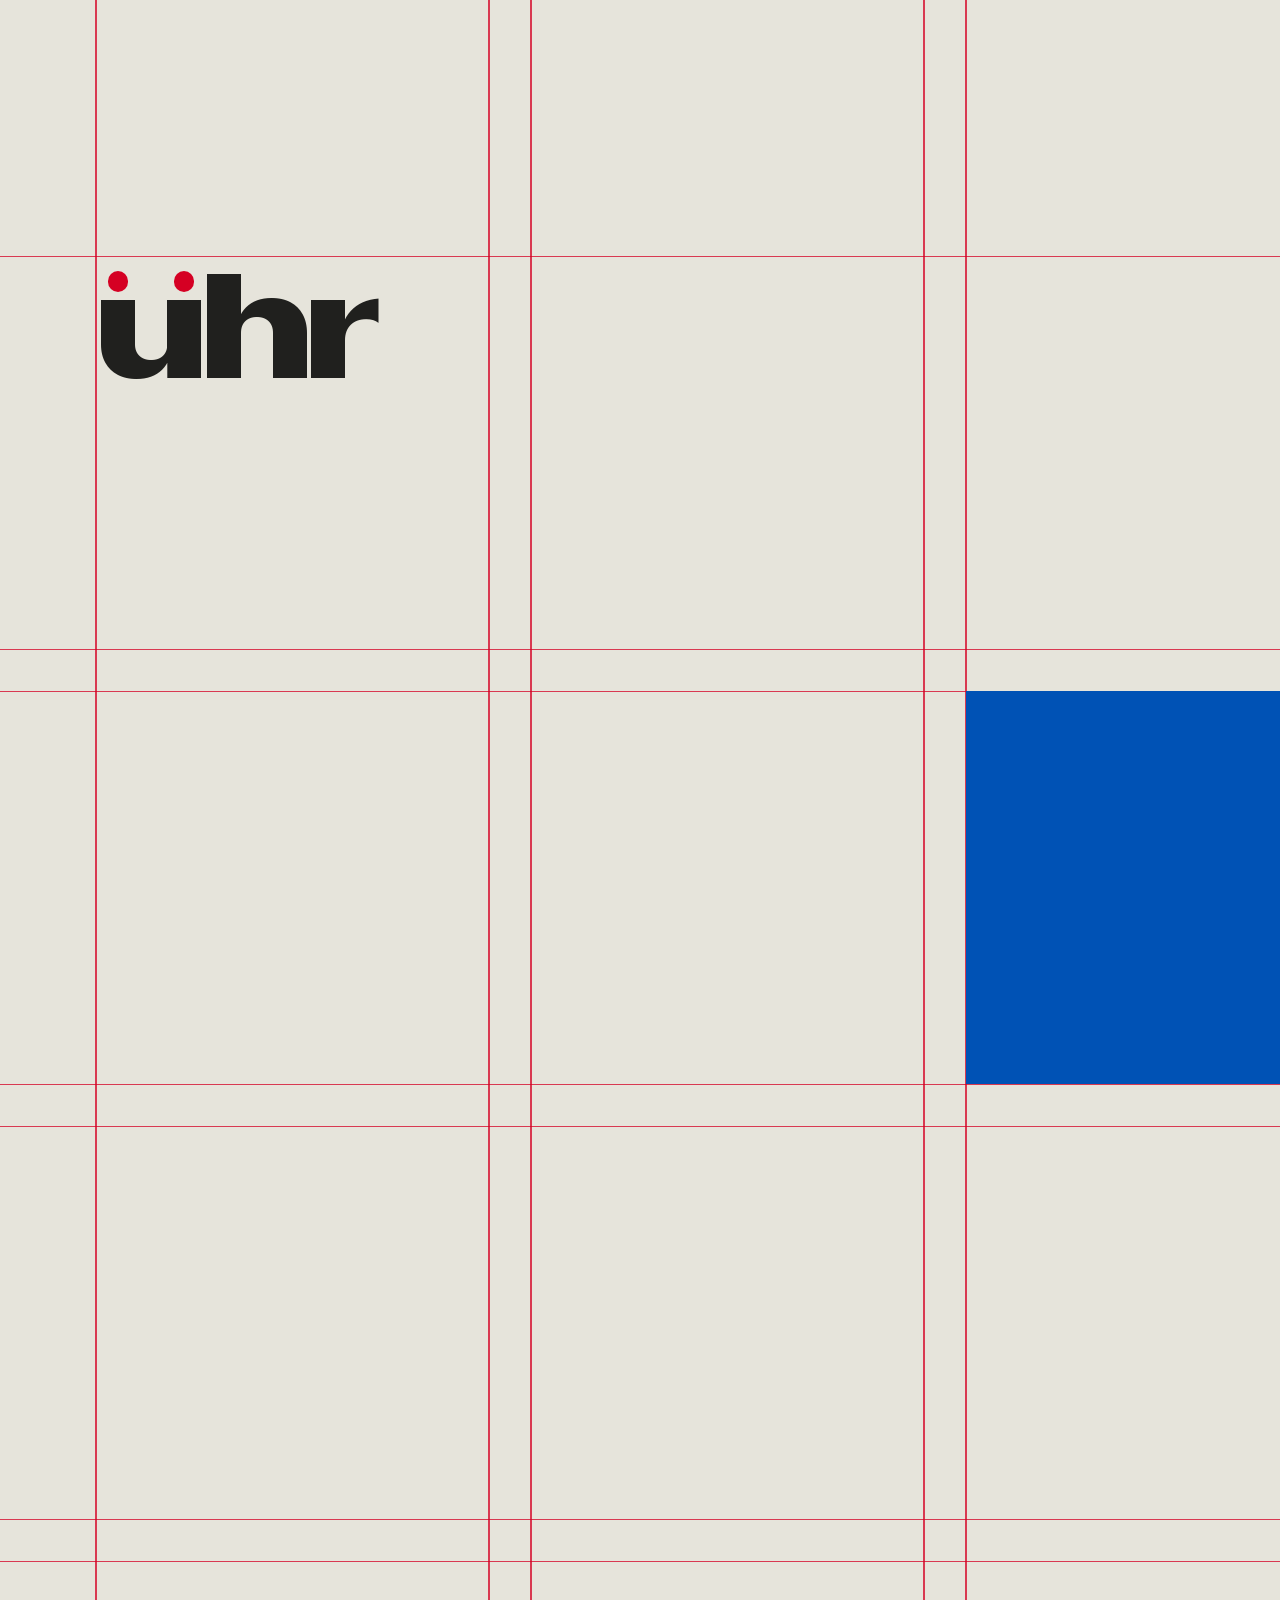
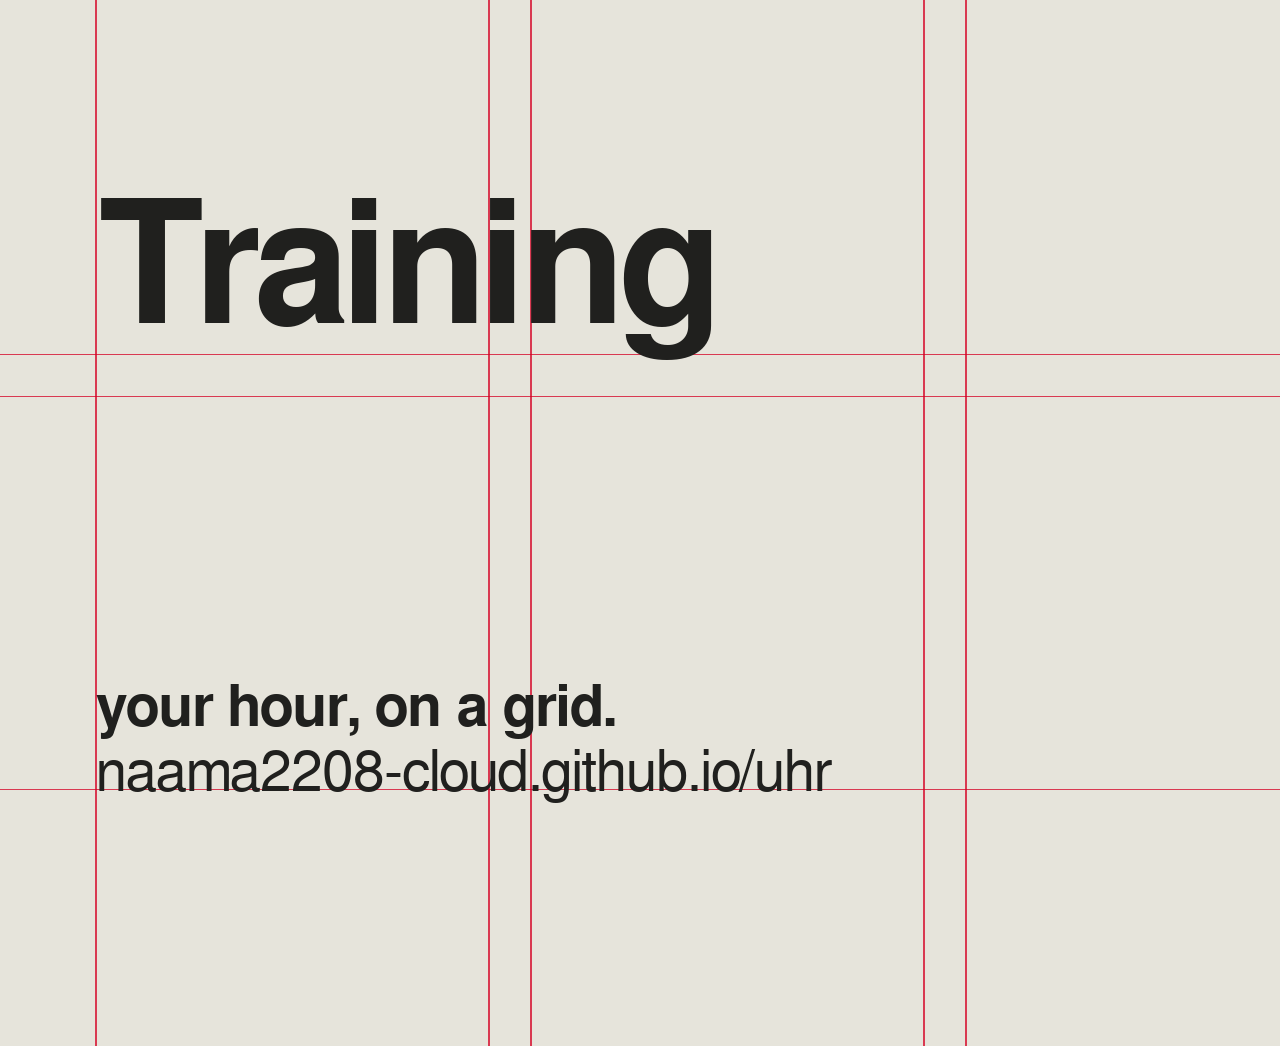
<file: print/uhr-poster-blue.html>
<!doctype html><html><head><meta charset="utf-8"><style>
@font-face{font-family:S;src:url(sans-400.ttf);font-weight:400}@font-face{font-family:S;src:url(sans-700.ttf);font-weight:700}
@font-face{font-family:U;src:url(under.woff2);font-weight:100 900}
@page{size:500mm 700mm;margin:0}*{margin:0;padding:0;box-sizing:border-box}
html,body{width:500mm;height:700mm;background:#E6E4DB;color:#20201E;font-family:S;-webkit-print-color-adjust:exact;print-color-adjust:exact}
.p{position:relative;width:500mm;height:700mm;overflow:hidden}
i{position:absolute;background:#D50023;opacity:.75}.v{top:0;bottom:0;width:.35mm;margin-left:-.175mm}.h{left:0;right:0;height:.35mm;margin-top:-.175mm}
.a{position:absolute}
.logo{font-family:U;font-weight:700;letter-spacing:-.045em;line-height:1}
.dot{position:absolute;border-radius:50%;background:#D50023}
.cd{display:inline-block;position:relative;width:.32em;height:.7em}.cd b{position:absolute;left:50%;width:.13em;height:.13em;margin-left:-.065em;border-radius:50%;background:#20201E}
</style></head><body><div class="p"><i class="v" style="left:25.4mm"></i><i class="v" style="left:129.375mm"></i><i class="v" style="left:140.475mm"></i><i class="v" style="left:244.45mm"></i><i class="v" style="left:255.54999999999998mm"></i><i class="v" style="left:359.525mm"></i><i class="v" style="left:370.62499999999994mm"></i><i class="v" style="left:474.5999999999999mm"></i><i class="h" style="top:67.86250000000001mm"></i><i class="h" style="top:171.8375mm"></i><i class="h" style="top:182.9375mm"></i><i class="h" style="top:286.9125mm"></i><i class="h" style="top:298.0125mm"></i><i class="h" style="top:401.98749999999995mm"></i><i class="h" style="top:413.0875mm"></i><i class="h" style="top:517.0625mm"></i><i class="h" style="top:528.1624999999999mm"></i><i class="h" style="top:632.1374999999999mm"></i>
<div class="a logo" style="left:25.4mm;top:68.86250000000001mm;font-size:37.780656303972364mm">uhr</div>
<span class="dot" style="left:28.516904145077717mm;top:71.80939119170985mm;width:5.478195164075992mm;height:5.478195164075992mm"></span>
<span class="dot" style="left:45.97156735751295mm;top:71.80939119170985mm;width:5.478195164075992mm;height:5.478195164075992mm"></span>
<div class="a" style="left:255.54999999999998mm;top:182.9375mm;width:103.975mm;height:103.975mm;background:#0052B5"></div>
<div class="a" style="left:25.4mm;top:286.9125mm;height:230.14999999999998mm;width:323.025mm;display:flex;flex-direction:column;justify-content:flex-end"><div style="font-weight:700;font-size:45.386542591266995mm;letter-spacing:-.035em;line-height:.95;white-space:nowrap;color:#20201E">Training</div></div>
<div class="a" style="left:370.62499999999994mm;top:413.0875mm;font-weight:700;font-size:31.303972366148532mm;letter-spacing:-.03em;line-height:1;white-space:nowrap">17<span class="cd"><b style="top:.2em"></b><b style="top:.5em"></b></span>00</div>
<div class="a" style="left:370.62499999999994mm;top:455.3478626943005mm;font-size:9.93091537132988mm;line-height:1.5">monday<br>once<br>sound: glass</div>
<div class="a" style="left:25.4mm;top:602.1374999999999mm;font-weight:700;font-size:15.112262521588947mm;letter-spacing:-.02em;line-height:1.15">your hour, on a grid.<br><span style="font-weight:400">naama2208-cloud.github.io/uhr</span></div>
<img class="a" src="qr.svg" style="left:370.62499999999994mm;top:528.1624999999999mm;width:103.975mm;height:103.975mm">
</div></body></html>
</file>
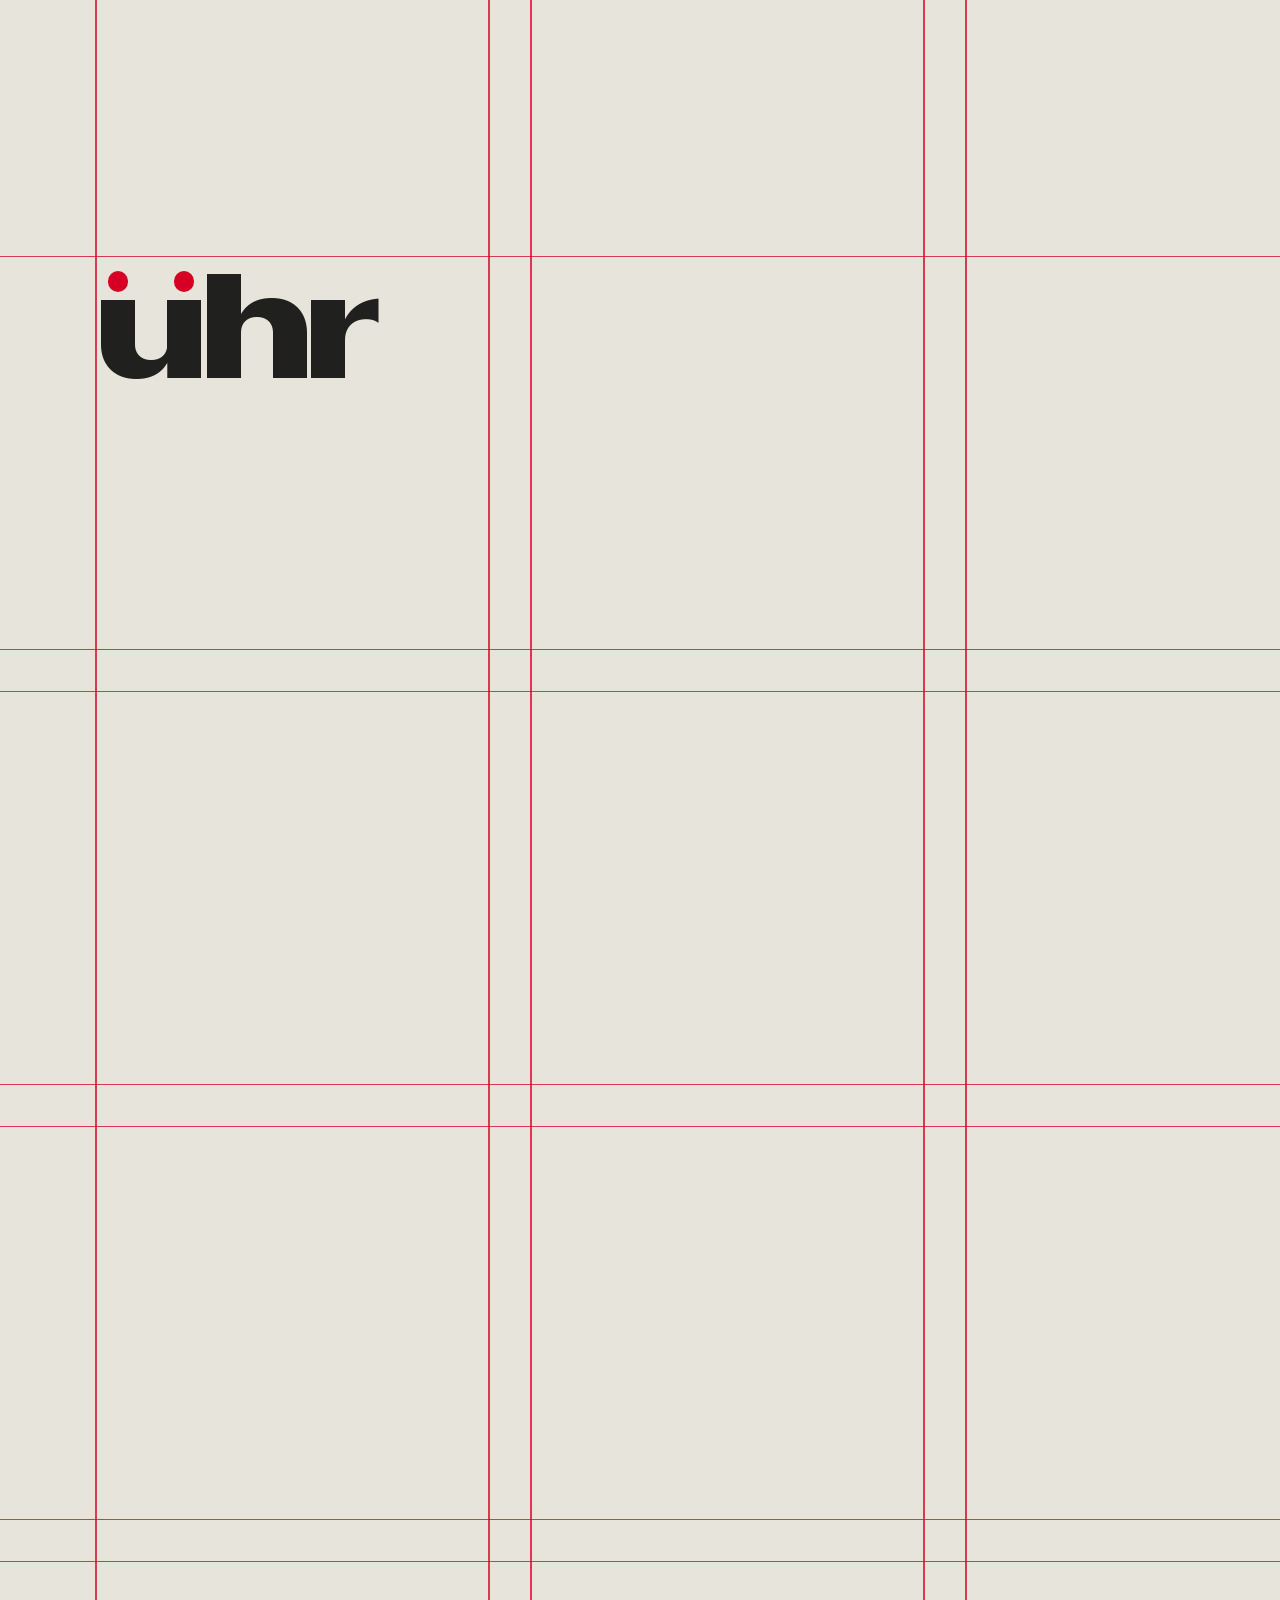
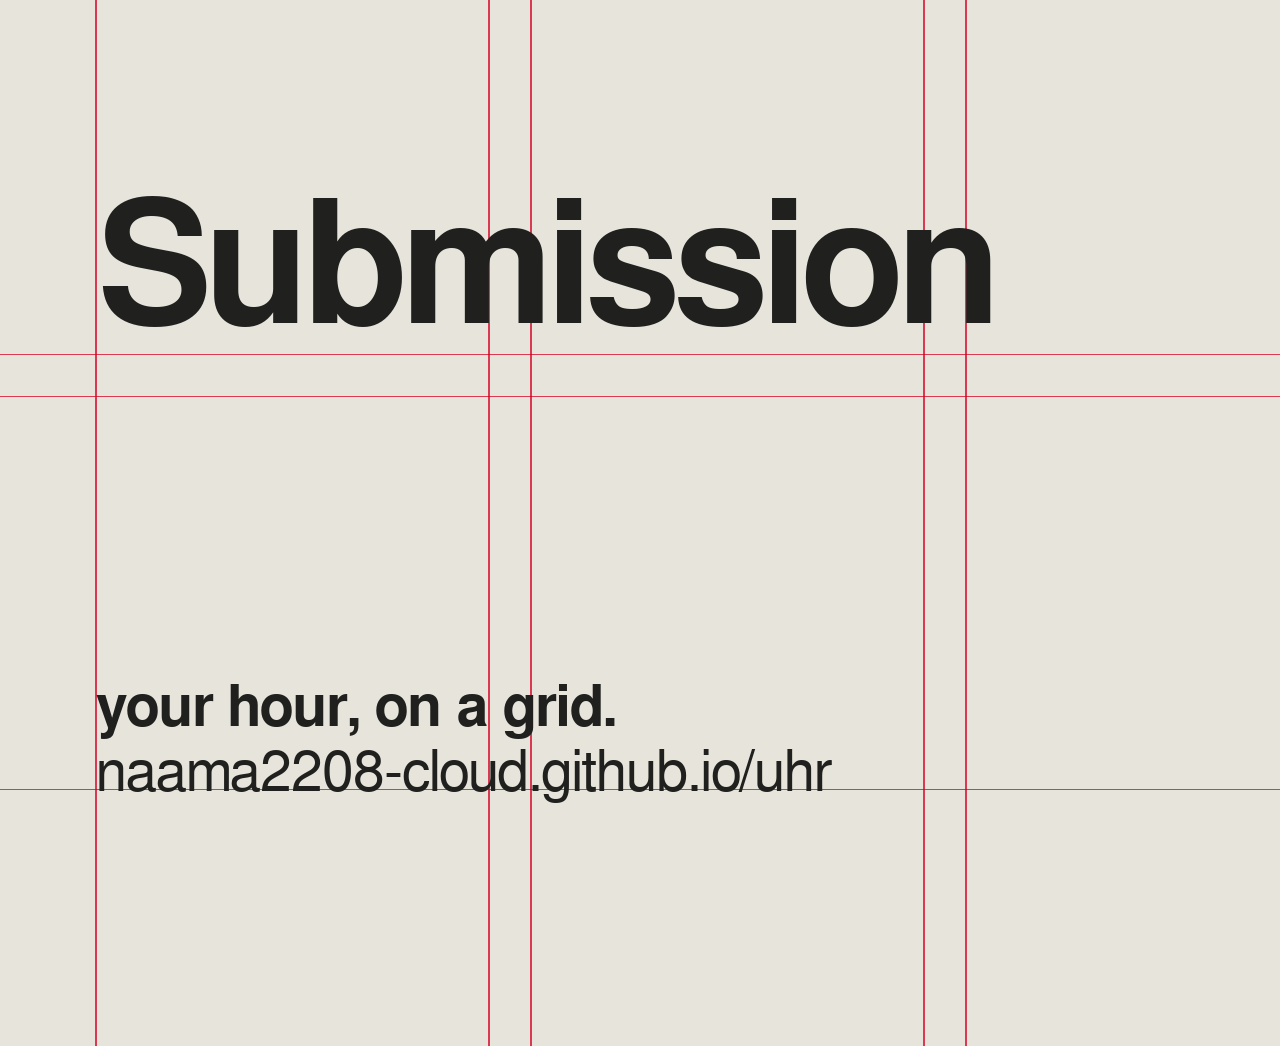
<file: print/uhr-poster-red.html>
<!doctype html><html><head><meta charset="utf-8"><style>
@font-face{font-family:S;src:url(sans-400.ttf);font-weight:400}@font-face{font-family:S;src:url(sans-700.ttf);font-weight:700}
@font-face{font-family:U;src:url(under.woff2);font-weight:100 900}
@page{size:500mm 700mm;margin:0}*{margin:0;padding:0;box-sizing:border-box}
html,body{width:500mm;height:700mm;background:#E6E4DB;color:#20201E;font-family:S;-webkit-print-color-adjust:exact;print-color-adjust:exact}
.p{position:relative;width:500mm;height:700mm;overflow:hidden}
i{position:absolute;background:#D50023;opacity:.75}.v{top:0;bottom:0;width:.35mm;margin-left:-.175mm}.h{left:0;right:0;height:.35mm;margin-top:-.175mm}
.a{position:absolute}
.logo{font-family:U;font-weight:700;letter-spacing:-.045em;line-height:1}
.dot{position:absolute;border-radius:50%;background:#D50023}
.cd{display:inline-block;position:relative;width:.32em;height:.7em}.cd b{position:absolute;left:50%;width:.13em;height:.13em;margin-left:-.065em;border-radius:50%;background:#20201E}
</style></head><body><div class="p"><i class="v" style="left:25.4mm"></i><i class="v" style="left:129.375mm"></i><i class="v" style="left:140.475mm"></i><i class="v" style="left:244.45mm"></i><i class="v" style="left:255.54999999999998mm"></i><i class="v" style="left:359.525mm"></i><i class="v" style="left:370.62499999999994mm"></i><i class="v" style="left:474.5999999999999mm"></i><i class="h" style="top:67.86250000000001mm"></i><i class="h" style="top:171.8375mm"></i><i class="h" style="top:182.9375mm"></i><i class="h" style="top:286.9125mm"></i><i class="h" style="top:298.0125mm"></i><i class="h" style="top:401.98749999999995mm"></i><i class="h" style="top:413.0875mm"></i><i class="h" style="top:517.0625mm"></i><i class="h" style="top:528.1624999999999mm"></i><i class="h" style="top:632.1374999999999mm"></i>
<div class="a logo" style="left:25.4mm;top:68.86250000000001mm;font-size:37.780656303972364mm">uhr</div>
<span class="dot" style="left:28.516904145077717mm;top:71.80939119170985mm;width:5.478195164075992mm;height:5.478195164075992mm"></span>
<span class="dot" style="left:45.97156735751295mm;top:71.80939119170985mm;width:5.478195164075992mm;height:5.478195164075992mm"></span>
<div class="a" style="left:370.62499999999994mm;top:298.0125mm;width:103.975mm;height:103.975mm;background:#D50023"></div>
<div class="a" style="left:25.4mm;top:286.9125mm;height:230.14999999999998mm;width:323.025mm;display:flex;flex-direction:column;justify-content:flex-end"><div style="font-weight:700;font-size:45.386542591266995mm;letter-spacing:-.035em;line-height:.95;white-space:nowrap;color:#20201E">Submission</div></div>
<div class="a" style="left:370.62499999999994mm;top:413.0875mm;font-weight:700;font-size:31.303972366148532mm;letter-spacing:-.03em;line-height:1;white-space:nowrap">14<span class="cd"><b style="top:.2em"></b><b style="top:.5em"></b></span>00</div>
<div class="a" style="left:370.62499999999994mm;top:455.3478626943005mm;font-size:9.93091537132988mm;line-height:1.5">today<br>now<br>sound: rise</div>
<div class="a" style="left:25.4mm;top:602.1374999999999mm;font-weight:700;font-size:15.112262521588947mm;letter-spacing:-.02em;line-height:1.15">your hour, on a grid.<br><span style="font-weight:400">naama2208-cloud.github.io/uhr</span></div>
<img class="a" src="qr.svg" style="left:370.62499999999994mm;top:528.1624999999999mm;width:103.975mm;height:103.975mm">
</div></body></html>
</file>
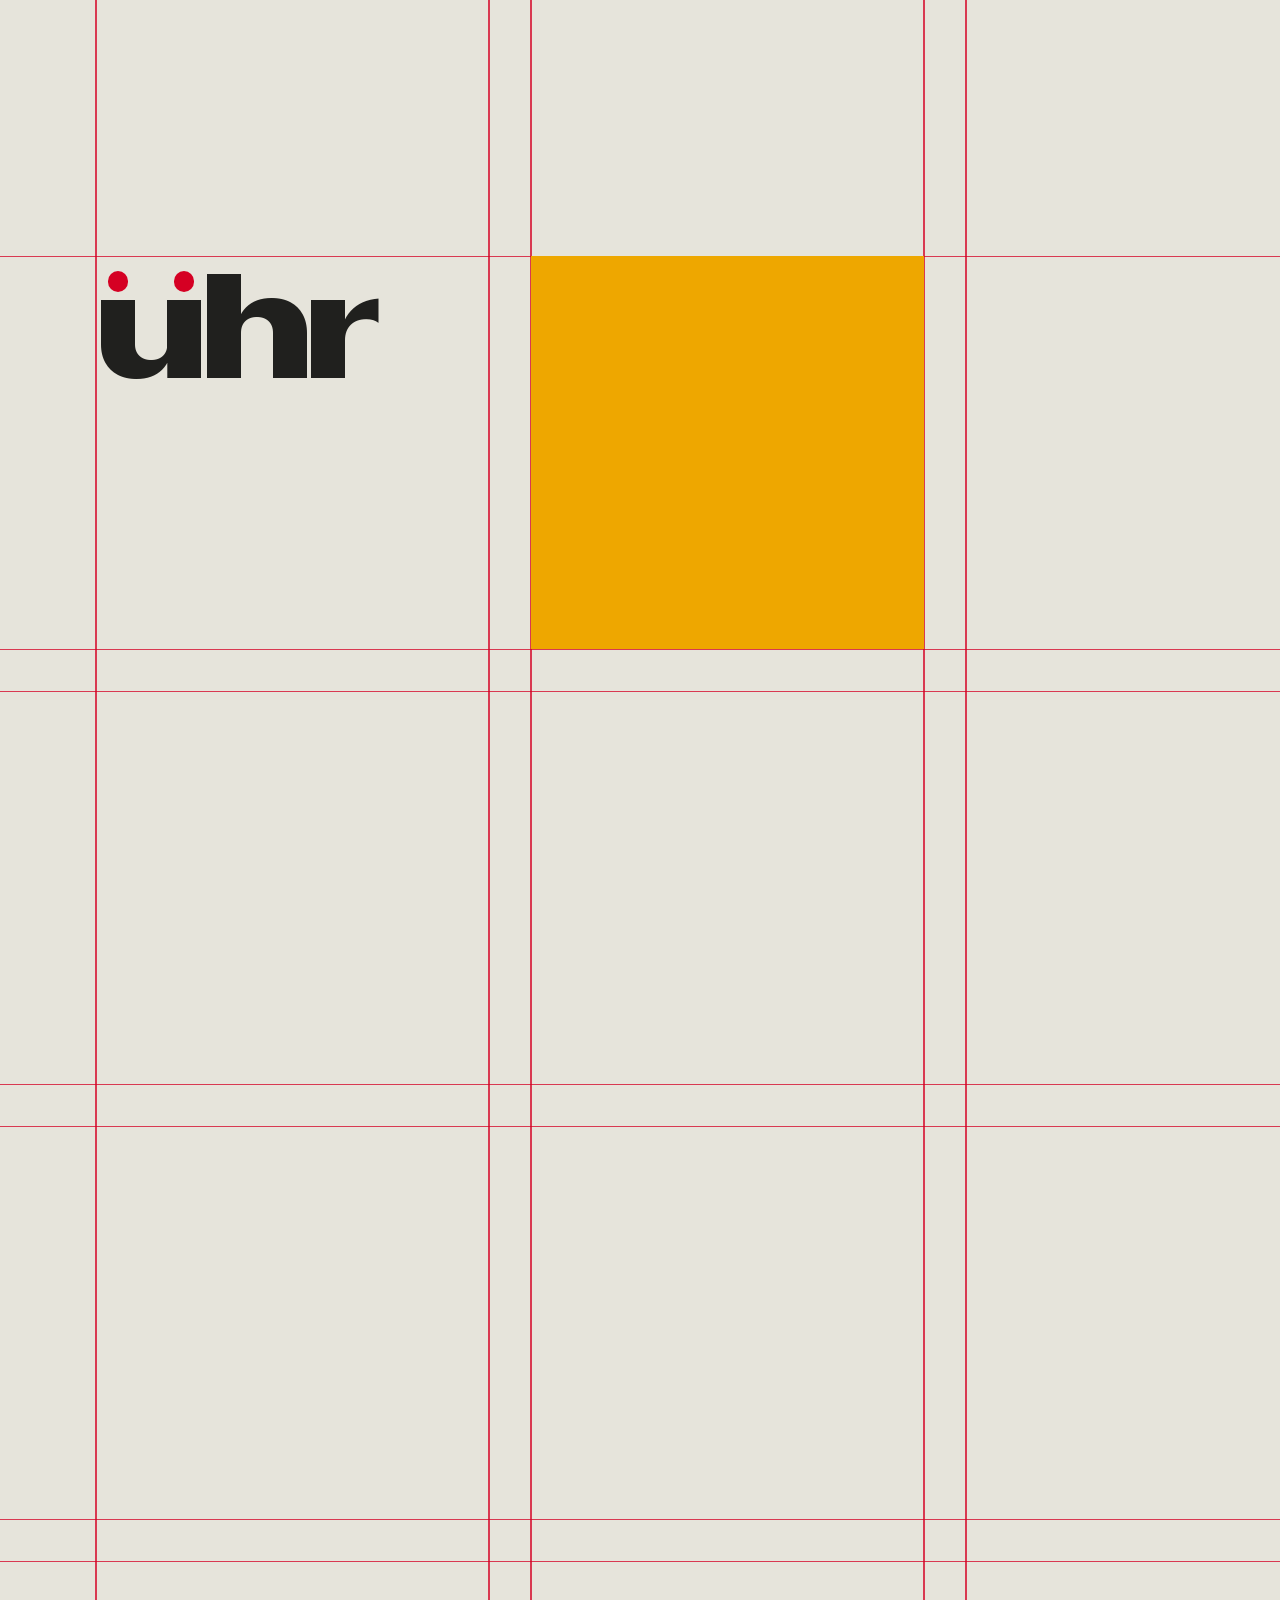
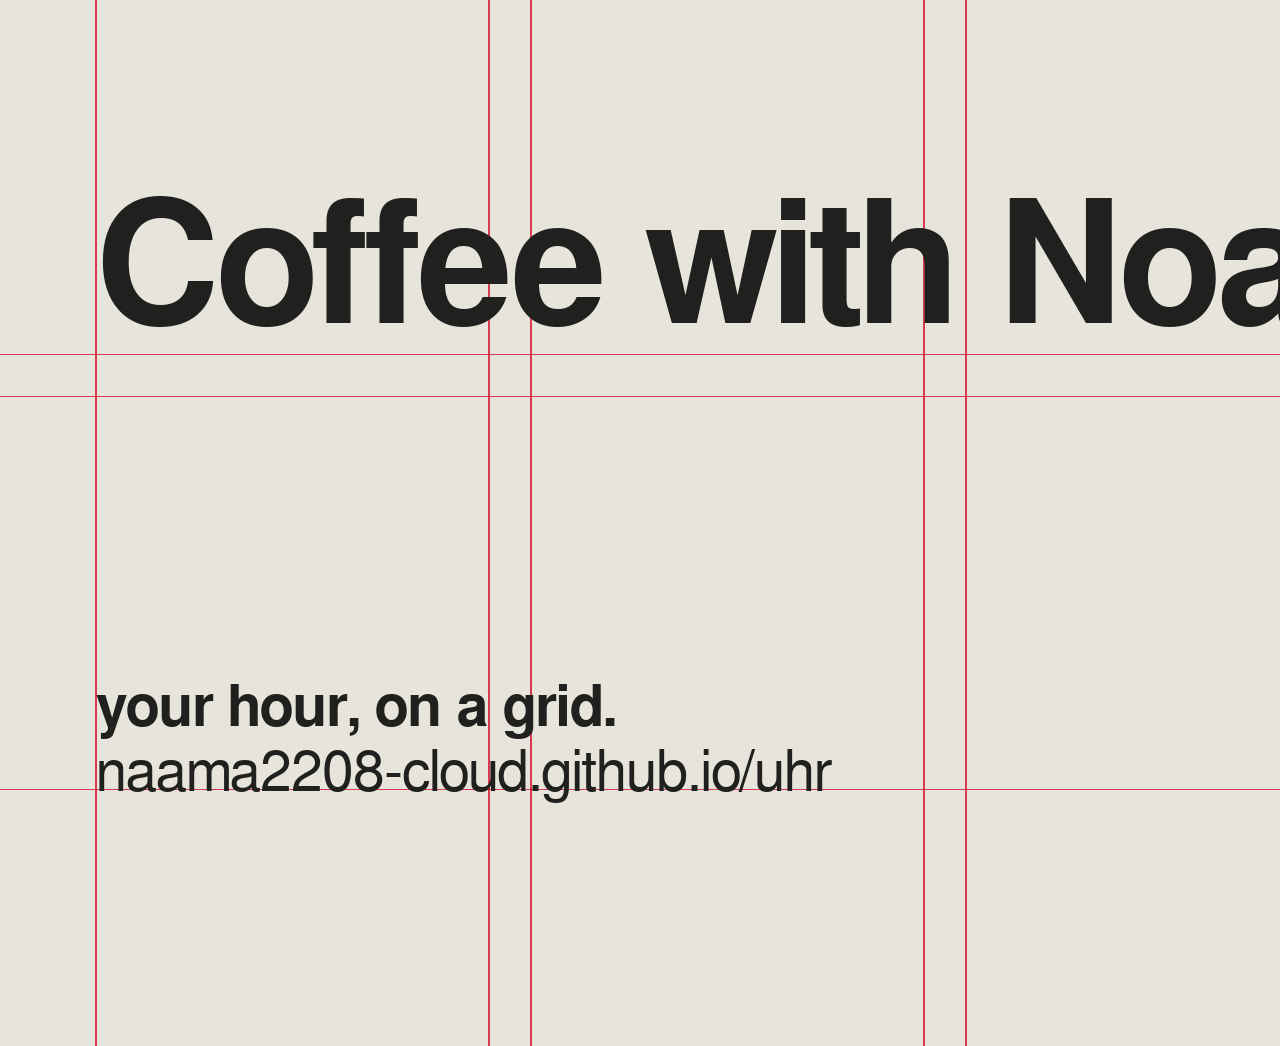
<file: print/uhr-poster-yellow.html>
<!doctype html><html><head><meta charset="utf-8"><style>
@font-face{font-family:S;src:url(sans-400.ttf);font-weight:400}@font-face{font-family:S;src:url(sans-700.ttf);font-weight:700}
@font-face{font-family:U;src:url(under.woff2);font-weight:100 900}
@page{size:500mm 700mm;margin:0}*{margin:0;padding:0;box-sizing:border-box}
html,body{width:500mm;height:700mm;background:#E6E4DB;color:#20201E;font-family:S;-webkit-print-color-adjust:exact;print-color-adjust:exact}
.p{position:relative;width:500mm;height:700mm;overflow:hidden}
i{position:absolute;background:#D50023;opacity:.75}.v{top:0;bottom:0;width:.35mm;margin-left:-.175mm}.h{left:0;right:0;height:.35mm;margin-top:-.175mm}
.a{position:absolute}
.logo{font-family:U;font-weight:700;letter-spacing:-.045em;line-height:1}
.dot{position:absolute;border-radius:50%;background:#D50023}
.cd{display:inline-block;position:relative;width:.32em;height:.7em}.cd b{position:absolute;left:50%;width:.13em;height:.13em;margin-left:-.065em;border-radius:50%;background:#20201E}
</style></head><body><div class="p"><i class="v" style="left:25.4mm"></i><i class="v" style="left:129.375mm"></i><i class="v" style="left:140.475mm"></i><i class="v" style="left:244.45mm"></i><i class="v" style="left:255.54999999999998mm"></i><i class="v" style="left:359.525mm"></i><i class="v" style="left:370.62499999999994mm"></i><i class="v" style="left:474.5999999999999mm"></i><i class="h" style="top:67.86250000000001mm"></i><i class="h" style="top:171.8375mm"></i><i class="h" style="top:182.9375mm"></i><i class="h" style="top:286.9125mm"></i><i class="h" style="top:298.0125mm"></i><i class="h" style="top:401.98749999999995mm"></i><i class="h" style="top:413.0875mm"></i><i class="h" style="top:517.0625mm"></i><i class="h" style="top:528.1624999999999mm"></i><i class="h" style="top:632.1374999999999mm"></i>
<div class="a logo" style="left:25.4mm;top:68.86250000000001mm;font-size:37.780656303972364mm">uhr</div>
<span class="dot" style="left:28.516904145077717mm;top:71.80939119170985mm;width:5.478195164075992mm;height:5.478195164075992mm"></span>
<span class="dot" style="left:45.97156735751295mm;top:71.80939119170985mm;width:5.478195164075992mm;height:5.478195164075992mm"></span>
<div class="a" style="left:140.475mm;top:67.86250000000001mm;width:103.975mm;height:103.975mm;background:#EEA700"></div>
<div class="a" style="left:25.4mm;top:286.9125mm;height:230.14999999999998mm;width:323.025mm;display:flex;flex-direction:column;justify-content:flex-end"><div style="font-weight:700;font-size:45.386542591266995mm;letter-spacing:-.035em;line-height:.95;white-space:nowrap;color:#20201E">Coffee with Noa</div></div>
<div class="a" style="left:370.62499999999994mm;top:413.0875mm;font-weight:700;font-size:31.303972366148532mm;letter-spacing:-.03em;line-height:1;white-space:nowrap">10<span class="cd"><b style="top:.2em"></b><b style="top:.5em"></b></span>30</div>
<div class="a" style="left:370.62499999999994mm;top:455.3478626943005mm;font-size:9.93091537132988mm;line-height:1.5">wednesday<br>shared with you<br>sound: glass</div>
<div class="a" style="left:25.4mm;top:602.1374999999999mm;font-weight:700;font-size:15.112262521588947mm;letter-spacing:-.02em;line-height:1.15">your hour, on a grid.<br><span style="font-weight:400">naama2208-cloud.github.io/uhr</span></div>
<img class="a" src="qr.svg" style="left:370.62499999999994mm;top:528.1624999999999mm;width:103.975mm;height:103.975mm">
</div></body></html>
</file>
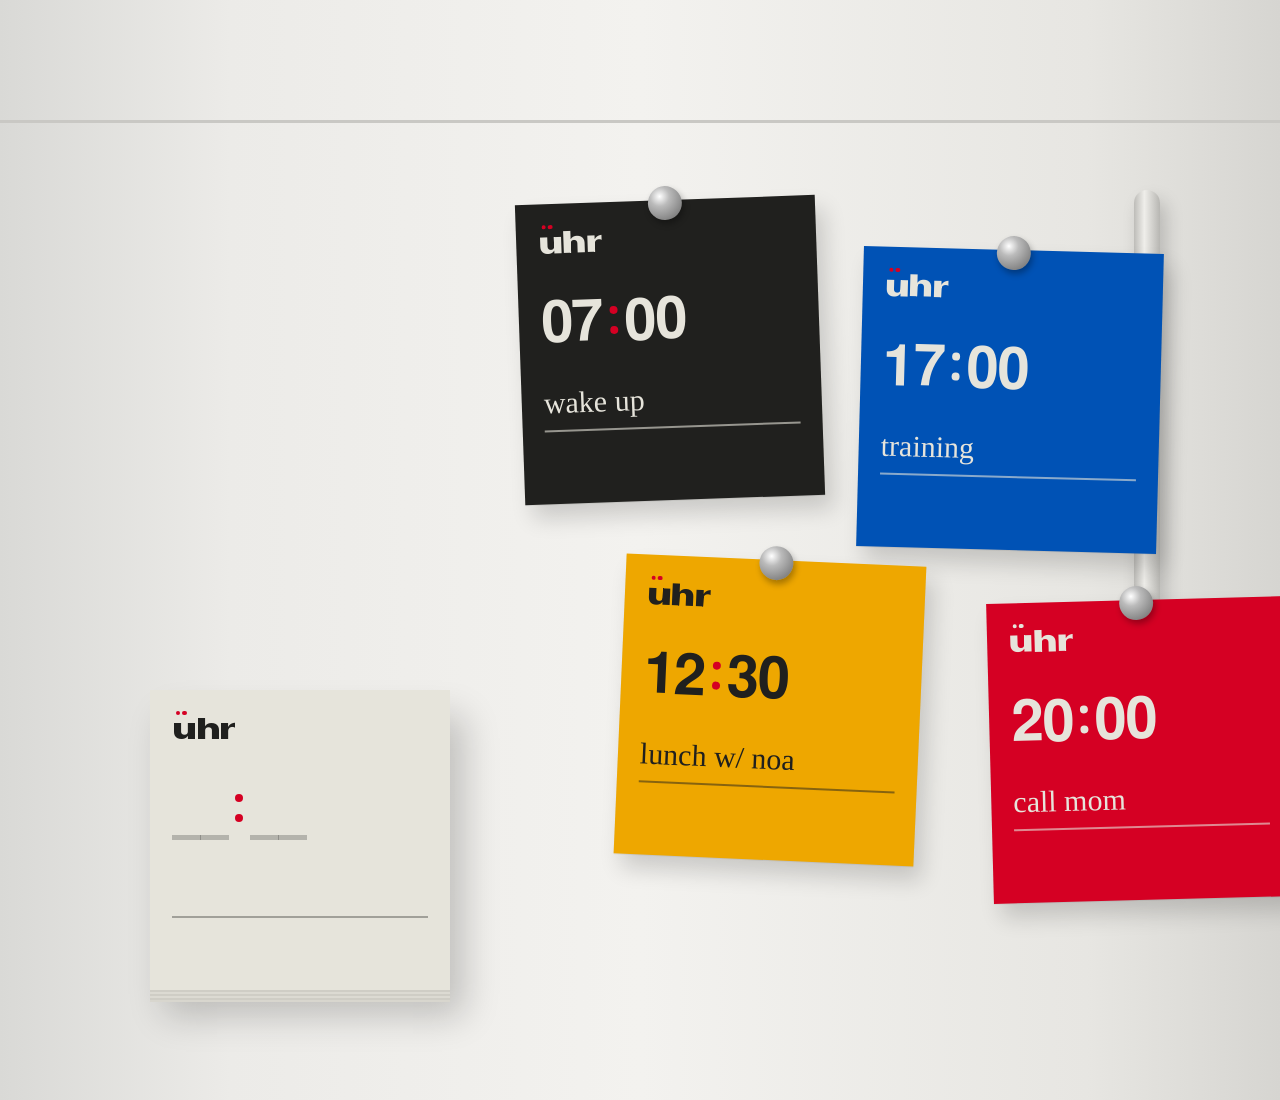
<file: print/mock/notes.html>
<!doctype html><html><head><meta charset="utf-8"><style>
@font-face{font-family:S;src:url(sans-400.ttf);font-weight:400}@font-face{font-family:S;src:url(sans-700.ttf);font-weight:700}@font-face{font-family:U;src:url(under.woff2);font-weight:100 900}
*{margin:0;padding:0;box-sizing:border-box}
body{width:1600px;height:1100px;overflow:hidden;font-family:S;
 background:linear-gradient(90deg,#d9d9d6 0,#ecebe8 18%,#f3f2ef 50%,#e7e6e2 85%,#d6d5d1 100%)}
/* the fridge door: a seam and a handle */
.seam{position:absolute;left:0;right:0;top:120px;height:3px;background:#c9c8c4}
.handle{position:absolute;right:120px;top:190px;width:26px;height:620px;border-radius:13px;background:linear-gradient(90deg,#bdbcb8,#efeeea 40%,#b7b6b2);box-shadow:6px 10px 18px rgba(0,0,0,.18)}
/* a note: one square of the grid, with an hour to fill in */
.n{position:absolute;width:300px;height:300px;padding:22px;box-shadow:0 1px 0 rgba(0,0,0,.06),8px 14px 22px rgba(0,0,0,.16)}
.n .lg{font-family:U;font-weight:700;font-size:30px;letter-spacing:-.045em;position:relative;display:inline-block}
.n .lg i{position:absolute;top:-1px;width:4.4px;height:4.4px;border-radius:50%;background:#D50023}.n .lg i:first-child{left:3.6px}.n .lg i:last-child{left:10.3px}
.n .tm{position:absolute;left:22px;top:92px;font-weight:700;font-size:58px;letter-spacing:-.02em;line-height:1}
.n .tm .cd{display:inline-block;position:relative;width:18px;height:40px;margin:0 2px}.n .tm .cd b{position:absolute;left:5px;width:8px;height:8px;border-radius:50%}
.n .ln{position:absolute;left:22px;right:22px;height:2px}
.n .hw{position:absolute;left:22px;font-family:'Segoe Script','Bradley Hand',cursive;font-size:30px}
.n .grid{position:absolute;inset:0;background:linear-gradient(90deg,transparent 0 22px,rgba(213,0,35,.35) 22px 23px,transparent 23px) ,linear-gradient(0deg,transparent 0 22px,rgba(213,0,35,.0) 22px)}
.ink{background:#20201E;color:#E6E4DB}.blue{background:#0052B5;color:#E6E4DB}.yellow{background:#EEA700;color:#20201E}.red{background:#D50023;color:#E6E4DB}.paper{background:#E6E4DB;color:#20201E}
.mag{position:absolute;left:50%;top:-14px;width:34px;height:34px;margin-left:-17px;border-radius:50%;background:radial-gradient(circle at 35% 30%,#fff 0,#bbb 30%,#666 100%);box-shadow:2px 4px 6px rgba(0,0,0,.3)}
/* the pad on the shelf */
.pad{position:absolute;left:150px;top:690px;width:300px;height:300px}
.pad .sh{position:absolute;inset:0;background:#E6E4DB;box-shadow:0 2px 0 #cfcdc5,0 4px 0 #dcdad2,0 6px 0 #cfcdc5,0 8px 0 #dcdad2,0 10px 0 #cfcdc5,0 12px 0 #d8d6ce,14px 26px 34px rgba(0,0,0,.2)}
.cap{position:absolute;left:150px;top:1030px;font-size:20px;color:#20201E}
</style></head><body>
<div class="seam"></div><div class="handle"></div>
<div class="n ink" style="left:520px;top:200px;transform:rotate(-2deg)"><span class="mag"></span><span class="lg"><i></i><i></i>uhr</span><div class="tm">07<span class="cd"><b style="top:6px;background:#D50023"></b><b style="top:26px;background:#D50023"></b></span>00</div><div class="hw" style="top:182px">wake up</div><div class="ln" style="top:226px;background:#E6E4DB;opacity:.6"></div></div>
<div class="n blue" style="left:860px;top:250px;transform:rotate(1.5deg)"><span class="mag"></span><span class="lg"><i></i><i></i>uhr</span><div class="tm">17<span class="cd"><b style="top:6px;background:#E6E4DB"></b><b style="top:26px;background:#E6E4DB"></b></span>00</div><div class="hw" style="top:182px">training</div><div class="ln" style="top:226px;background:#E6E4DB;opacity:.6"></div></div>
<div class="n yellow" style="left:620px;top:560px;transform:rotate(2.5deg)"><span class="mag"></span><span class="lg"><i></i><i></i>uhr</span><div class="tm">12<span class="cd"><b style="top:6px;background:#D50023"></b><b style="top:26px;background:#D50023"></b></span>30</div><div class="hw" style="top:182px">lunch w/ noa</div><div class="ln" style="top:226px;background:#20201E;opacity:.5"></div></div>
<div class="n red" style="left:990px;top:600px;transform:rotate(-1.5deg)"><span class="mag"></span><span class="lg" style="color:#E6E4DB"><i style="background:#E6E4DB"></i><i style="background:#E6E4DB"></i>uhr</span><div class="tm">20<span class="cd"><b style="top:6px;background:#E6E4DB"></b><b style="top:26px;background:#E6E4DB"></b></span>00</div><div class="hw" style="top:182px">call mom</div><div class="ln" style="top:226px;background:#E6E4DB;opacity:.6"></div></div>
<!-- an empty one from the pad -->
<div class="pad"><div class="sh"></div><div class="n paper" style="left:0;top:0;box-shadow:none"><span class="lg"><i></i><i></i>uhr</span><div class="tm" style="color:rgba(32,32,30,.25)">__<span class="cd"><b style="top:6px;background:#D50023"></b><b style="top:26px;background:#D50023"></b></span>__</div><div class="ln" style="top:226px;background:#20201E;opacity:.35"></div></div></div>
</body></html>
</file>
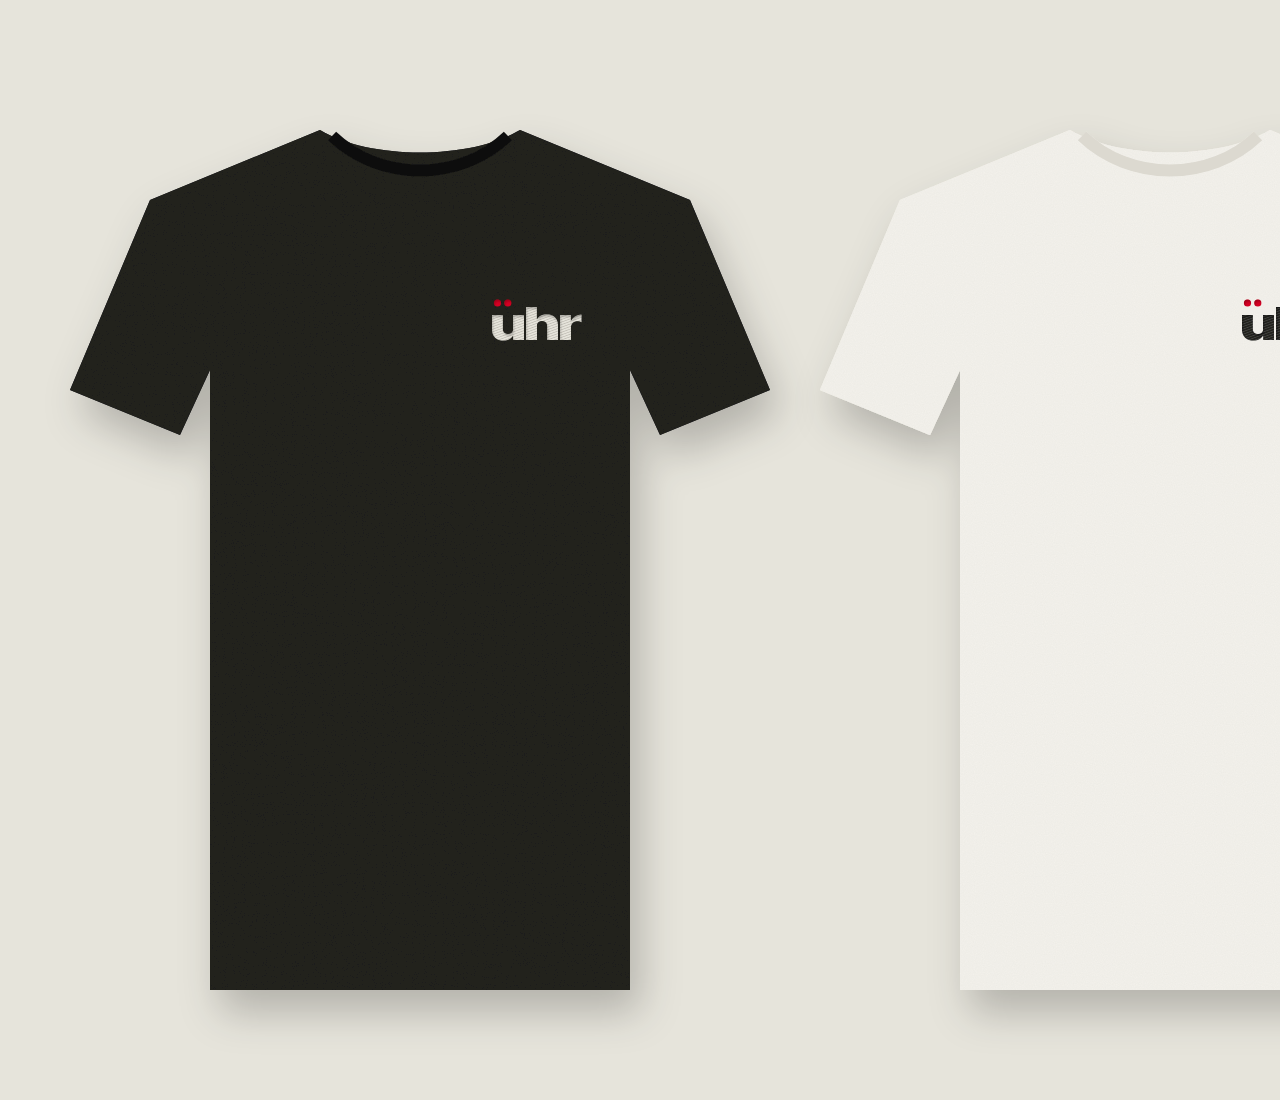
<file: print/mock/shirt.html>
<!doctype html><html><head><meta charset="utf-8"><style>
@font-face{font-family:U;src:url(under.woff2);font-weight:100 900}
*{margin:0;padding:0}body{width:1600px;height:1100px;background:#E6E4DB;overflow:hidden;font-family:U}
svg{position:absolute;left:0;top:0}
</style></head><body>
<svg width="1600" height="1100" viewBox="0 0 1600 1100">
<defs>
 <!-- fabric: soft cotton grain -->
 <filter id="cot" x="0" y="0" width="100%" height="100%"><feTurbulence type="fractalNoise" baseFrequency=".9" numOctaves="2" seed="3"/><feColorMatrix values="0 0 0 0 0  0 0 0 0 0  0 0 0 0 0  0 0 0 .07 0"/><feComposite in2="SourceGraphic" operator="in"/><feBlend in2="SourceGraphic" mode="multiply"/></filter>
 <!-- embroidery: satin stitch texture and a little relief -->
 <pattern id="stL" width="2.4" height="3" patternUnits="userSpaceOnUse" patternTransform="rotate(70)"><rect width="2.4" height="3" fill="#E6E4DB"/><rect width=".7" height="3" fill="#bdbab1"/></pattern>
 <pattern id="stD" width="2.4" height="3" patternUnits="userSpaceOnUse" patternTransform="rotate(70)"><rect width="2.4" height="3" fill="#20201E"/><rect width=".7" height="3" fill="#4a4a46"/></pattern>
 <filter id="emb"><feGaussianBlur in="SourceAlpha" stdDeviation="1.2"/><feOffset dx="1" dy="1.5"/><feComposite in2="SourceAlpha" operator="arithmetic" k2="-1" k3="1" result="sh"/><feFlood flood-color="#000" flood-opacity=".45"/><feComposite in2="sh" operator="in"/><feComposite in2="SourceGraphic" operator="over"/></filter>
 <filter id="drop"><feDropShadow dx="10" dy="22" stdDeviation="20" flood-opacity=".22"/></filter>
</defs>
<!-- shirt 1: ink -->
<g transform="translate(70,90)" filter="url(#drop)">
 <path d="M250 40 C300 70 400 70 450 40 L620 110 L700 300 L590 345 L560 280 L560 900 L140 900 L140 280 L110 345 L0 300 L80 110 Z" fill="#20201E"/>
 <path d="M250 40 C300 70 400 70 450 40 L620 110 L700 300 L590 345 L560 280 L560 900 L140 900 L140 280 L110 345 L0 300 L80 110 Z" fill="#20201E" filter="url(#cot)"/>
 <path d="M262 46 C310 92 390 92 438 46" stroke="#111" stroke-width="12" fill="none"/>
 <g transform="translate(420,250)" filter="url(#emb)" >
  <text x="0" y="0" font-family="U" font-weight="700" font-size="46" letter-spacing="-2" fill="url(#stL)">uhr</text>
  <circle cx="7.5" cy="-37" r="3.6" fill="#D50023"/><circle cx="17.8" cy="-37" r="3.6" fill="#D50023"/>
 </g>
</g>
<!-- shirt 2: paper white -->
<g transform="translate(820,90)" filter="url(#drop)">
 <path d="M250 40 C300 70 400 70 450 40 L620 110 L700 300 L590 345 L560 280 L560 900 L140 900 L140 280 L110 345 L0 300 L80 110 Z" fill="#F4F2EC"/>
 <path d="M250 40 C300 70 400 70 450 40 L620 110 L700 300 L590 345 L560 280 L560 900 L140 900 L140 280 L110 345 L0 300 L80 110 Z" fill="#F4F2EC" filter="url(#cot)"/>
 <path d="M262 46 C310 92 390 92 438 46" stroke="#dcd9d0" stroke-width="12" fill="none"/>
 <g transform="translate(420,250)" filter="url(#emb)" >
  <text x="0" y="0" font-family="U" font-weight="700" font-size="46" letter-spacing="-2" fill="url(#stD)">uhr</text>
  <circle cx="7.5" cy="-37" r="3.6" fill="#D50023"/><circle cx="17.8" cy="-37" r="3.6" fill="#D50023"/>
 </g>
</g>
</svg>
</body></html>
</file>
<file: under.css>
@font-face{font-family:'under';src:url([data-uri]) format('woff2');font-weight:100 900;font-display:block}
</file>
<file: tokens.css>
/* ühr — every decision once, by name. product and system both read this file. */
:root{
/* color */
--paper:#E6E4DB;--ink:#20201E;--grey:#737373;
--red:#D50023;--blue:#0052B5;--yellow:#EEA700;
/* roles: who wears which colour */
--orange:var(--red);      /* the accent: lines, the main button (name kept so nothing else changes) */
--fixed:var(--ink);       /* every week */
--once:var(--blue);       /* just once */
--shared:var(--yellow);   /* an hour someone shared with you */
--now:var(--red);         /* the hour you are in: a red square */
--on-fixed:var(--paper);--on-once:var(--paper);--on-shared:var(--ink);  /* type that reads on each */
--line:var(--red);--line-o:.55;    /* the grid */
/* space */
--margin:21px;--field:72px;--gap:24px;--top:96px;--row:96px;--head:28px;
/* lines: the grid's hairline, borders, focus */
--hair:1px;--stroke:1.5px;--focus:2px;
/* type */
--font:"Helvetica Neue",Helvetica,Arial,sans-serif;--type:"under","Helvetica Neue",Helvetica,Arial,sans-serif;
--t-micro:9px;--t-label:11px;--t-body:15px;--t-title:22px;--t-logo:32px;--t-ring:355px;--stripe:6px;--t-hour:112px;--t-splash:120px;--btn:19px;--t-wheel:236px;
/* the hour's own text, per zoom */
--tf-2:58px;--nf-2:18px;--tf-8:14px;
/* motion */
--move:640ms;--ease:cubic-bezier(.7,0,.2,1);--step:40ms;--fall:460ms;--gravity:cubic-bezier(.6,0,1,1);
--quick:300ms;--thicken:1500ms;--breath:1000ms;--ring:2000ms;
--snap:180ms;--soft:420ms;--vanish:700ms;--nudge:90ms;
/* the sound previews */
--s-rise:1100ms;--s-drop:900ms;--s-glass:1600ms;--s-tick:800ms;--s-chime:2000ms;--s-pulse:1200ms}
/* light only: the paper is always the paper */
:root{color-scheme:light}

/* the colon is always two circles */
.cd{display:inline-block;position:relative;width:.3em;height:.72em;vertical-align:baseline}
/* two real circles at any size — never squares */
.cd::before,.cd::after{content:"";position:absolute;left:50%;width:max(.14em,3px);height:max(.14em,3px);border-radius:50%;background:var(--c,currentColor);transform:translateX(-50%)}
.cd::before{top:.06em}.cd::after{bottom:0}
/* the logo, wherever ühr is written: under, black weight, the two dots are circles */
.lg{font-family:var(--type);font-weight:900;letter-spacing:.009em;white-space:nowrap;text-transform:none;direction:ltr;unicode-bidi:isolate}.lg .u{position:relative;display:inline-block;line-height:1}
/* Naama's logo (Frame 2, the exact one), measured on under 900: the dots are .144em, their tops at .096em (.19em over the x-height),
   centred on the u: the first from .255em, the second from .510em; the letters .009em apart */
.lg .u i{position:absolute;top:.096em;width:.144em;height:.144em;border-radius:50%;background:var(--orange)}.lg .u i:first-child{left:.255em}.lg .u i:last-child{left:.51em}
</file>
<file: app.css>
/* ühr v6 — a dynamic grid.
   every size, colour and speed here comes from tokens.css; the grid itself is laid out in app.js from the same tokens.
   type: helvetica throughout (the logo alone is under). spacing is normal — no tightened tracking. */
/* all values live in tokens.css */
*{box-sizing:border-box}
html,body{height:100%}
body{margin:0;background:var(--paper);color:var(--ink);font-family:var(--font);text-transform:lowercase;-webkit-font-smoothing:antialiased;overflow:hidden}
.page{position:fixed;inset:0;display:flex;flex-direction:column;align-items:center;justify-content:center;gap:12px}
#app{position:relative;flex:none}
.phone{position:absolute;left:0;top:0;width:402px;transform-origin:0 0;background:var(--paper);overflow:hidden;outline:var(--hair) solid color-mix(in srgb,var(--ink) 15%,transparent);user-select:none;-webkit-user-select:none;-webkit-touch-callout:none}
.demo{display:flex;flex-wrap:wrap;justify-content:center;gap:6px 18px;font-size:13px;padding:0 16px}
.demo a{color:var(--grey);text-decoration:none;cursor:pointer}
.demo a:hover,.demo a:focus-visible{color:var(--orange)}
@media (max-width:520px){.page{justify-content:flex-start;gap:0}.phone{outline:0}.demo{display:none}}
.embed .demo{display:none}.embed .page{justify-content:flex-start}.embed .phone{outline:0}
[hidden]{display:none!important}
button{font-family:var(--font);text-transform:lowercase;-webkit-tap-highlight-color:transparent}
:focus-visible{outline:var(--focus) solid var(--orange);outline-offset:2px}

/* ---------- home: the week, scrolled forever ---------- */
.scroll{position:absolute;inset:0;overflow-y:auto;overflow-x:hidden;scrollbar-width:none;touch-action:pan-y;overscroll-behavior:contain}
.scroll.held{overflow:hidden}
.scroll::-webkit-scrollbar{display:none}
.track{position:relative;width:402px;transform-origin:0 0}
.vl{position:absolute;inset:0;pointer-events:none;z-index:2}
.vl i{position:absolute;top:0;bottom:0;width:var(--hair);background:var(--line);opacity:var(--line-o);transform-origin:top;transition:transform var(--fall) var(--gravity) var(--d,0ms),opacity var(--quick)}
.vl.glide i{transition:left var(--move) var(--ease),opacity var(--move) var(--ease)}
.drawing .vl i{transform:scaleY(0);transition:none}
.day{position:absolute;left:0;width:402px}
/* the day's name stands on the grid: its baseline on the top line of the day's first row, its left edge on the first column line */
.dh{position:absolute;left:var(--margin);right:var(--margin);top:0;height:var(--head-h,62px);display:flex;align-items:flex-end;justify-content:space-between}
.dh b,.stick b,.dh .dt,.stick .dt{display:block;line-height:1;text-box:trim-both cap alphabetic}
/* the small date: Helvetica regular, flush right on the last column line, on the day's baseline */
.dh .dt,.stick .dt{font-size:13px;font-weight:400;font-variant-numeric:tabular-nums;margin-left:auto}
/* zoomed all the way out: the months — each square a day; only one of the two grids is shown */
.mtrack{position:relative;display:none}.months .mtrack{display:block}.months .track{display:none}
.dq{cursor:pointer}
.dh b{font-size:22px;font-weight:700}
.stick{justify-content:space-between}
.z8 .dh b{font-size:17px}
.z2 .dh b{font-size:26px}
.stick{position:absolute;left:0;right:0;top:0;z-index:4;pointer-events:none;height:var(--head-h,62px);padding:0 var(--margin);box-sizing:border-box;display:flex;align-items:flex-end;background:var(--paper);}
.stick b{font-size:22px;font-weight:700;line-height:1}
.z8 .stick b{font-size:17px}.z2 .stick b{font-size:26px}
.sheet.on~.stick,.ring.on~.stick{opacity:0}
.stick:empty{background:transparent}
.band{position:absolute;left:0;width:402px;pointer-events:none}
.band::before,.band::after{content:"";position:absolute;left:0;right:0;height:var(--hair);background:var(--line);opacity:var(--line-o);transform-origin:left;transition:transform var(--fall) var(--gravity) var(--d,0ms)}
.band::before{top:0}
.band::after{bottom:-1px;transform-origin:right}
.drawing .band::before,.drawing .band::after{transform:scaleX(0);transition:none}
.sq{position:absolute;cursor:pointer;-webkit-tap-highlight-color:transparent;overflow:hidden}
.sq.hot{z-index:6}
.sq.al{color:var(--paper)}
.sq.temp{background:var(--once);color:var(--on-once)}
.sq.fixed{background:var(--fixed);color:var(--on-fixed)}
.sq.shared,.part.shared{background:var(--shared);color:var(--on-shared)}
/* the figures in a square scale with the zoom level */
.sq .t,.sq .nt{position:absolute;left:7px;top:8px;font:700 var(--tf,25px)/.9 var(--font);font-variant-numeric:tabular-nums}
.sq .t b,.sq .nt b{display:block;font-weight:700}
.sq .n{position:absolute;left:7px;right:5px;bottom:7px;font-size:var(--nf,13px);line-height:1.15;white-space:nowrap;overflow:hidden;text-overflow:ellipsis}
.z2{--tf:var(--tf-2);--nf:var(--nf-2)}.z2 .sq .t,.z2 .sq .nt{left:14px;top:14px}.z2 .sq .n{left:14px;bottom:14px}
.z8{--tf:var(--tf-8)}.z8 .sq .t,.z8 .sq .nt{left:4px;top:5px}.z8 .sq .t b+b,.z8 .sq .nt b+b,.z8 .sq .n{display:none}
.sq.multi{color:var(--paper)}
.part{position:absolute;left:0;right:0;display:flex;align-items:center;gap:6px;padding:0 7px;overflow:hidden;white-space:nowrap;font-size:13px}
.part+.part{box-shadow:inset 0 2px 0 var(--paper)}
.part.temp{background:var(--once);color:var(--on-once)}.part.fixed{background:var(--fixed);color:var(--on-fixed)}
.part.shared{background:var(--shared);color:var(--on-shared)}
.part b{font:700 16px/1 var(--font);font-variant-numeric:tabular-nums}
.part span{overflow:hidden;text-overflow:ellipsis}
.part.thin b{font-size:13px}.part.thin span{font-size:11px}
.z2 .part{font-size:17px;padding:0 14px}.z2 .part b{font-size:24px}
.z8 .part *{display:none}
.part.vanish{animation:vanish var(--vanish) var(--ease) both}
/* now: the clearest thing on the screen — a thick orange frame, the time filling it, the minutes filling its floor */
.sq.now{background:var(--now);box-shadow:none;color:var(--paper);z-index:3}
.sq.now.temp{background:var(--once)}
.sq.now.shared{background:var(--shared)}.sq.now.fixed{background:var(--fixed)}
.sq .nt{color:var(--paper)}
/* the hour you are in, when it already holds an alarm: the alarm's colour, ringed in red */
.sq.now.temp,.sq.now.shared,.sq.now.fixed{box-shadow:inset 0 0 0 4px var(--now)}.sq.now.shared .nt{color:var(--ink)}
.sq .nb{display:none} /* now is only its time, in black */
.landing .sq.now .nt{opacity:0}
.sq.pop{animation:pop var(--move) var(--ease) both}
@keyframes pop{0%{transform:scale(.4);opacity:0}60%{transform:scale(1.08);opacity:1}100%{transform:none}}
.sq.vanish{animation:vanish var(--vanish) var(--ease) both}
@keyframes vanish{to{transform:scale(.2);opacity:0}}

/* ---------- first time: one hint at a time ---------- */
.tip{position:absolute;z-index:8;width:238px;padding:10px 12px;background:var(--paper);border:var(--stroke) solid var(--ink);font-size:15px;line-height:1.35;color:var(--ink);pointer-events:none;animation:tipin var(--soft) var(--ease) both}
.tip b{color:var(--orange);font-weight:700}
.tip.out{animation:tipout var(--quick) ease both}
@keyframes tipin{from{opacity:0;transform:translateY(8px)}}
@keyframes tipout{to{opacity:0}}
.sq.beckon{animation:beckon 1.5s ease-in-out infinite}
@keyframes beckon{0%,100%{box-shadow:inset 0 0 0 0 var(--orange)}50%{box-shadow:inset 0 0 0 4px var(--orange)}}
.sq.now.pulse{animation:nowpulse 1.1s ease-in-out infinite}
@keyframes nowpulse{50%{transform:scale(1.07)}}
.who{z-index:12}.who .acts{grid-template-columns:1fr}
.who .lab{margin-left:0} /* no steps on this sheet: the word sits on the first column line */
.tip.from{left:var(--margin);right:var(--margin);top:96px;width:auto}
.tip.swipe{left:var(--margin);right:auto;bottom:112px;display:flex;align-items:center;gap:10px;width:auto}
.tip.swipe i{width:26px;height:2px;background:var(--orange);position:relative;animation:swipe 1.3s var(--ease) infinite}
.tip.swipe i::before{content:"";position:absolute;left:-1px;top:-5px;width:10px;height:10px;border-left:var(--focus) solid var(--orange);border-bottom:var(--focus) solid var(--orange);transform:rotate(45deg)}
@keyframes swipe{0%{transform:translateX(18px);opacity:0}30%{opacity:1}100%{transform:translateX(-14px);opacity:0}}
.tip.pinch{left:50%;top:50%;transform:translate(-50%,-50%);display:flex;align-items:center;gap:12px;width:auto;white-space:nowrap;line-height:1.4;animation:fadein var(--soft) ease both}
.tip.pinch.out{animation:tipout var(--quick) ease both}
@keyframes fadein{from{opacity:0}}
.pd{position:relative;width:44px;height:28px}
.pd i{position:absolute;top:7px;width:14px;height:14px;border-radius:50%;background:color-mix(in srgb,var(--ink) 20%,transparent);box-shadow:inset 0 0 0 2px var(--orange)}
.pd i:first-child{left:0;animation:pinchl 1.4s var(--ease) infinite}.pd i:last-child{right:0;animation:pinchr 1.4s var(--ease) infinite}
@keyframes pinchl{50%{transform:translateX(12px)}}@keyframes pinchr{50%{transform:translateX(-12px)}}

/* ---------- create: the stretched hour, one step at a time ---------- */
.sheet,.ring{position:absolute;inset:0;display:flex;flex-direction:column;visibility:hidden;opacity:0;transition:opacity var(--snap) ease,visibility 0s linear var(--snap)}
.sheet.on,.ring.on{visibility:visible;opacity:1;transition:opacity var(--snap) ease,visibility 0s}
.sheet{z-index:10;background:var(--paper)}
.sheet .sv{display:none}
.sv{position:absolute;inset:0;pointer-events:none}
.sv i{position:absolute;top:0;bottom:0;width:var(--hair);background:var(--line);opacity:calc(var(--line-o) * .55);transform-origin:top;transition:transform var(--fall) var(--gravity) var(--d,0ms)}
.fall .sv i{transform:scaleY(0);transition:none}
.top{position:relative;padding:46px var(--margin) 0;display:flex;align-items:center;gap:14px}
.dots{display:flex;gap:8px;width:var(--field)}
.dots button{width:12px;height:12px;flex:none;border:var(--stroke) solid var(--ink);background:var(--paper);padding:0;cursor:pointer;border-radius:0}
.dots .done{background:var(--ink)}
.dots .cur{background:var(--orange);border-color:var(--orange)}
.lab{margin-left:calc(var(--field) + 2*var(--gap) - 14px);margin-right:auto;font-size:15px;color:var(--grey);display:flex;align-items:center;gap:6px}
.spk{width:1.15em;height:1.15em;flex:none;vertical-align:-.2em}
/* close: an X drawn from two hairlines */
.b-x{position:relative;width:32px;height:32px;margin-right:-6px;border:0;background:none;cursor:pointer;color:var(--ink)}
.b-x::before,.b-x::after{content:"";position:absolute;left:6px;right:6px;top:50%;height:var(--stroke);background:currentColor;rotate:45deg}
.b-x::after{rotate:-45deg}
/* what you have told it so far */
.sum{min-height:22px;padding:14px var(--margin) 0;font-size:var(--t-body);color:var(--ink);display:grid;grid-template-columns:repeat(4,var(--field));gap:0 var(--gap);align-items:center}
.sum>*{white-space:nowrap;overflow:hidden;text-overflow:ellipsis;width:calc(var(--field) + var(--gap) - 8px)}
.sum b{font-weight:700}.sum .spk{margin-right:4px;color:var(--blue)}
.sum .sep{width:5px;height:5px;border-radius:50%;background:var(--orange)}
.acts button:disabled{opacity:.3;cursor:default}
/* a draft: an alarm left half-way */
.sq.draft{background:transparent;outline:var(--stroke) dashed var(--ink);outline-offset:-4px}
.sq.draft .n{position:absolute;left:8px;bottom:6px;font-size:var(--t-label);color:var(--ink);opacity:.7}
.chips .spk{color:var(--blue);width:22px;height:22px;align-self:center}
/* sound is blue: its icon and the sound you picked */
.lab .spk{color:var(--blue)}.big.snd{color:var(--blue)}
.body{position:relative;flex:1;display:flex;flex-direction:column;justify-content:center;padding:0 var(--margin);min-height:0;touch-action:pan-y}
.in{animation:enter var(--move) var(--ease) both}
@keyframes enter{from{opacity:0;transform:translateY(28px)}}
.in.from-r{animation-name:enter-r}.in.from-l{animation-name:enter-l}
@keyframes enter-r{from{opacity:0;transform:translateX(120px)}}
@keyframes enter-l{from{opacity:0;transform:translateX(-120px)}}
.acts{position:relative;display:grid;grid-template-columns:1fr 1fr;gap:var(--gap);padding:0 var(--margin) 30px}
.acts button{height:60px;font-size:var(--btn);text-align:center;padding:0 10px;cursor:pointer;border-radius:0}
.b-del{background:var(--paper);border:var(--stroke) solid var(--ink);color:var(--ink)}
.b-go{background:var(--ink);border:0;color:var(--paper);font-weight:700}  /* buttons carry no colour */
.b-sh{display:none;background:var(--paper);border:var(--stroke) solid var(--ink);color:var(--ink)}
.acts.three{grid-template-columns:var(--field) var(--field) 1fr;gap:var(--gap)}.acts.three button{padding:0;white-space:nowrap}.acts.three .b-sh{display:block}
/* came from a friend: a small open ring in the corner of the square */
.sq .sm{position:absolute;right:8px;top:8px;width:9px;height:9px;border-radius:50%;border:var(--focus) solid currentColor}
.part .sm{top:50%;margin-top:-6px}.part:has(.sm){padding-right:22px}
.z8 .sq .sm{display:none}
.big.small{--fs:30px!important;margin-bottom:6px;color:var(--grey)}
.cap{font:700 30px/1 var(--font);color:var(--grey);font-variant-numeric:tabular-nums;margin-bottom:8px}
.hint{font-size:15px;color:var(--grey);margin:20px 0 0}
.wheel{display:flex;flex-direction:column;align-items:flex-start;touch-action:none;cursor:ns-resize;outline:0}
.wheel span{font:700 64px/1 var(--font);color:color-mix(in srgb,var(--ink) 20%,transparent);font-variant-numeric:tabular-nums;margin-left:4px;cursor:pointer}
.wheel b{font:700 var(--t-wheel)/.82 var(--font);letter-spacing:-.02em;font-variant-numeric:tabular-nums;margin:16px 0 20px -8px;transition:transform var(--nudge)}
.wheel b.kick{transform:translateY(var(--k,0))}
.wheel:focus-visible b{color:var(--orange)}
.pair{display:flex;align-items:center;gap:6px}
.pair .wheel b{font-size:128px;margin:12px 0 14px -4px}
.pair .wheel span{font-size:42px}
.colon{display:flex;flex-direction:column;gap:32px;margin:0 6px 0 2px;padding-top:6px}
.colon i{width:16px;height:16px;border-radius:50%;background:var(--orange)}
.chips{display:grid;grid-template-columns:repeat(4,1fr);gap:12px var(--gap);margin-top:24px}
.chips.two{grid-template-columns:1fr 1fr}.chips.days{grid-template-columns:repeat(7,1fr);gap:8px}
.chips .chip.or{grid-column:1/span 2;grid-row:2}
.chip{height:44px;padding:0;text-align:center;min-width:0;border:var(--stroke) solid var(--ink);background:var(--paper);color:var(--ink);font-size:16px;cursor:pointer;border-radius:0}
.chip.on{background:var(--ink);border-color:var(--ink);color:var(--paper)}
.chip.or{border-color:var(--orange);color:var(--orange)}
.chip.sqd{padding:0;text-align:center}
.nm{width:100%;border:0;border-bottom:3px solid var(--ink);background:none;font:700 var(--fs,64px)/1.08 var(--font);color:var(--ink);padding:0 0 8px;outline:0;border-radius:0;text-transform:lowercase}
.nm::placeholder{color:color-mix(in srgb,var(--ink) 22%,transparent)}
.nm:focus{border-color:var(--orange)}
/* the name, huge — the sound moves through its letters, each sound its own way */
.big{font:700 var(--fs,96px)/1 var(--font);transform-origin:0 50%}
.big .w{white-space:nowrap}
.big i{display:inline-block;font-style:normal;white-space:pre}
.an-rise i{animation:rise var(--s-rise) var(--ease) both;animation-delay:calc(var(--i) * var(--step) * 1.75)}
@keyframes rise{40%{transform:translateY(-.2em)}100%{transform:none}}
.an-drop i{animation:drop var(--s-drop) var(--gravity) both;animation-delay:calc(var(--i) * var(--step) * 1.125)}
@keyframes drop{0%{transform:translateY(-.35em);opacity:0}55%{transform:translateY(.06em);opacity:1}100%{transform:none}}
.an-glass{animation:glass var(--s-glass) ease-in-out}
@keyframes glass{20%{opacity:.35}60%{opacity:1;letter-spacing:.04em}100%{letter-spacing:0}}
.an-tick i{animation:tickk var(--s-tick) steps(1) both;animation-delay:calc(var(--i) * var(--nudge))}
@keyframes tickk{0%{opacity:.15}30%{opacity:1}100%{opacity:1}}

/* ---------- ring: the alarm's square, stretched to the screen; the grid stays on it ---------- */
.ring{z-index:20;background:var(--once);color:var(--on-once)}
.ring.shared{background:var(--shared);color:var(--on-shared)}
.ring.fixed{background:var(--fixed);color:var(--on-fixed)}
.sq[data-ring]{transition:background-color var(--snap) ease,border-color var(--snap) ease}
.sq[data-ring=fixed]{background:var(--fixed)!important;border-color:var(--fixed)!important;color:var(--on-fixed)!important}
.sq[data-ring=shared]{background:var(--shared)!important;border-color:var(--shared)!important;color:var(--on-shared)!important}
.sq[data-ring=temp]{background:var(--once)!important;border-color:var(--once)!important;color:var(--on-once)!important}
.ring .sv,.ring .rh{display:none} /* no second grid: the real one has already stretched out of the screen */
.ring .sv i{background:var(--ink);opacity:.25}
.ring.fixed .sv i{background:var(--orange);opacity:.45}
.ring .rh{position:absolute;inset:0;pointer-events:none}
.ring .rh i{position:absolute;left:0;right:0;height:1px;background:var(--ink);opacity:.25}
.ring.fixed .rh i{background:var(--orange);opacity:.45}
.rtime{position:relative;padding:54px var(--margin) 0;font:700 64px/1 var(--font);font-variant-numeric:tabular-nums}
.cd{display:inline-block;position:relative;width:.3em;height:.72em;vertical-align:baseline}
/* two real circles at any size — never squares */
.cd::before,.cd::after{content:"";position:absolute;left:50%;width:max(.14em,3px);height:max(.14em,3px);border-radius:50%;background:var(--c,currentColor);transform:translateX(-50%)}
.cd::before{top:.06em}.cd::after{bottom:0}
.rname{position:relative;flex:1;display:flex;align-items:center;padding:0 var(--margin);min-height:0}
.ring .acts .b-del{background:transparent;border-color:currentColor;color:inherit}
.ring .acts .b-go{background:var(--paper);color:var(--ink)}
.ring.fixed .acts .b-go{background:var(--paper);color:var(--ink)}

/* ---------- splash (under): ühr breathes from thin to black, orange guides follow each letter ---------- */
.splash{position:absolute;inset:0;z-index:30;background:var(--paper);transition:opacity var(--quick) var(--ease)}
.splash.out{opacity:0;pointer-events:none}
.splash .sw{position:absolute;left:0;right:0;display:flex;justify-content:center;font-family:var(--type);font-size:var(--t-splash);line-height:1;font-weight:100;color:var(--ink)}
.splash .sw span{display:block;position:relative}
.splash .u i{position:absolute;border-radius:50%;background:var(--orange)}
.splash .gv{position:absolute;width:var(--hair);background:var(--line);opacity:var(--line-o)}
.splash .gh{position:absolute;left:0;right:0;height:var(--hair);background:var(--line);opacity:var(--line-o)}
.splash:not(.ready) .gv,.splash:not(.ready) .gh,.splash:not(.ready) .u i{visibility:hidden}
.land{position:absolute;z-index:25;font:700 var(--tf,25px)/.9 var(--font);color:var(--ink);transform-origin:0 0;pointer-events:none;font-variant-numeric:tabular-nums;transition:transform calc(var(--move) * 1.4) var(--ease)}
.land span{display:block}

@media (prefers-reduced-motion:reduce){*{animation-duration:1ms!important;transition-duration:1ms!important}}

/* share preview: the poster, full screen, before it is sent */
.pvw{position:absolute;inset:0;z-index:15;background:var(--paper);display:flex;flex-direction:column;visibility:hidden;opacity:0;transition:opacity var(--snap) ease,visibility 0s linear var(--snap)}
.pvw.on{visibility:visible;opacity:1;transition:opacity var(--snap) ease,visibility 0s}
.pvi{flex:1;min-height:0;display:flex;align-items:center;justify-content:center;padding:18px var(--margin) 22px}
.pvi canvas{display:block;max-width:100%;max-height:100%;width:auto;height:auto;transform:scale(.94);transition:transform var(--move) var(--ease)}
.pvw.on .pvi canvas{transform:none}

/* after the splash: alarms wait, then come in one by one */
.hold .sq.al,.hold .sq.draft{opacity:0;transform:scale(.55)}
.appear .sq.al,.appear .sq.draft{transition:opacity var(--soft) var(--ease) var(--d,0ms),transform var(--move) var(--ease) var(--d,0ms)}
.big{transition:color var(--snap) ease}
.chips[hidden]{display:none}
/* labels sit in the optical middle whatever the font: the box is trimmed to the x-height, then centred */
.acts button,.chip{text-box:trim-both ex alphabetic}
/* names keep their capital: everything else stays lowercase */
.nm,.big,.rname,.sq .n,.sum b,.pvw .nmx{text-transform:none}
/* the splash lands: the hour shrinks into its square first, and only then the square turns red */
.landing .sq.now{background:transparent}
.sq.now{transition:background var(--snap) ease}

/* the way to the page about ühr: a small i, top right, over the day header, under every sheet */
.info{position:absolute;right:var(--margin);bottom:calc(16px + env(safe-area-inset-bottom));z-index:5;width:24px;height:24px;border-radius:50%;border:1px solid var(--ink);color:var(--ink);opacity:.18;font:700 13px/21px var(--font);text-align:center;text-decoration:none;background:var(--paper)}
.day .dn,.stick .dn{text-transform:none}
</file>
<file: ui.css>
*{box-sizing:border-box;margin:0}
body{background:var(--paper);color:var(--ink);font-family:var(--font);text-transform:lowercase}
.stage{display:flex;justify-content:center;padding:16px}
.phone{position:relative;width:402px;height:874px;flex:none;background:var(--paper);transform-origin:top center;overflow:hidden;cursor:pointer;outline:var(--hair) solid color-mix(in srgb,var(--ink) 15%,transparent);user-select:none;touch-action:none}
.logo{position:absolute;left:var(--margin);top:var(--head);font-size:var(--t-logo);letter-spacing:-.5px}
.logo{line-height:1}.u{position:relative;display:inline-block}.u i{position:absolute;border-radius:50%;background:var(--orange)}
.h{position:absolute;left:0;right:0;height:1px;background:var(--line);opacity:.55}
.v{position:absolute;top:calc(var(--top) - 24px);bottom:62px;width:1px;background:var(--line);opacity:.55}
.v,.lab,.al{transition:left var(--move) var(--ease),width var(--move) var(--ease),top var(--move) var(--ease),height var(--move) var(--ease),opacity var(--move) var(--ease),transform var(--quick) var(--ease)}
.lab{position:absolute;top:calc(var(--top) - 20px);font-size:var(--t-label);color:var(--grey)}
.lab.on{color:var(--ink);font-size:var(--t-body)}
.hr{position:absolute;font-size:var(--t-micro);color:var(--grey);opacity:0;transition:opacity var(--quick)}
.isday .hr{opacity:1}
.al{position:absolute;padding:3px 4px;overflow:hidden;color:var(--paper);font-size:var(--t-micro);line-height:1.1;transform-origin:top}
.al.temp{background:var(--orange)}.al.fixed{background:var(--ink)}
.al span{display:none}.al.big{font-size:var(--t-body);padding:6px}.al.big b{font-weight:700}.al.big span{display:block}
.al.enter{transform:scaleY(0)}
.hi{position:absolute;outline:var(--focus) solid var(--orange);opacity:0;transition:opacity var(--snap);pointer-events:none}.hi.show{opacity:1}
.next{position:absolute;left:var(--margin);bottom:24px;font-size:var(--t-body)}.next small{display:block;font-size:var(--t-label);color:var(--grey)}
.msg{position:absolute;font-size:var(--t-label);color:var(--grey);opacity:0}.msg.show{animation:f 1.2s var(--ease)}
@keyframes f{0%,70%{opacity:1}to{opacity:0}}
.nav{position:fixed;top:12px;right:16px;font-size:var(--t-label);color:var(--grey)}
.h,.v{transition:left var(--move) var(--ease),transform var(--move) var(--ease)}
.h{transform-origin:left}.v{transform-origin:top}.logo{transform-origin:left top}
.logo,.next{transition:opacity var(--move) var(--ease),transform var(--move) var(--ease)}
.intro .logo{transform:translateY(240px) scale(2)}
.mess .lab,.mess .al,.mess .next{opacity:0!important}
.nowf{transition:opacity var(--move) var(--ease)}.mess .nowf{opacity:0!important}
.nav2{position:fixed;top:12px;left:16px;font-size:var(--t-label);color:var(--grey)}
.nowf{color:var(--ink);font-size:var(--t-body);font-weight:700;line-height:1.1;padding:6px}
.form{position:absolute;inset:0;opacity:0;pointer-events:none;transition:opacity var(--move) var(--ease)}
.ishour .form{opacity:1;transition-delay:var(--move)}
.ishour .hr{opacity:0}
.form>*{position:absolute}.ishour .form>*{pointer-events:auto}.form .big{font-size:var(--t-hour);font-weight:700;letter-spacing:-4px;line-height:1;display:flex;align-items:flex-end}
.mins{cursor:ew-resize;touch-action:none}.mins i{position:absolute;top:0;bottom:0;width:3px;background:var(--orange)}.qt{position:absolute;top:4px;font-size:var(--t-micro);color:var(--grey)}
.what{border:0;border-bottom:var(--hair) solid var(--ink);background:none;font:inherit;font-size:var(--t-title);color:var(--ink);text-transform:lowercase;outline:none}
.type,.days{display:flex;gap:var(--gap)}.days{gap:4px}
.type b,.days b{flex:1;display:flex;align-items:center;padding:0 8px;font-weight:400;font-size:var(--t-body);outline:var(--hair) solid var(--ink);cursor:pointer}
.days b{justify-content:center;padding:0}.type b.on{background:var(--orange);color:var(--paper);outline-color:var(--orange)}
.type b.on[data-t=fixed],.days b.on{background:var(--ink);color:var(--paper)}.days.off{opacity:.25;pointer-events:none}
.del{font-size:var(--t-label);color:var(--grey);cursor:pointer}.done{font-weight:400;font-size:var(--t-title);cursor:pointer}
.grow{position:absolute;outline:var(--focus) solid var(--orange);opacity:0;pointer-events:none;transition:left var(--move) var(--ease),top var(--move) var(--ease),width var(--move) var(--ease),height var(--move) var(--ease),opacity calc(var(--move) / 2)}
@keyframes fv{from{transform:translateY(-900px)}to{transform:none}}
@keyframes fh{from{transform:translateX(-420px)}to{transform:none}}
@keyframes fhr{from{transform:translateX(420px)}to{transform:none}}
@keyframes jolt{0%{translate:0 0}35%{translate:0 4px}70%{translate:0 -1px}to{translate:0 0}}
.dropping .v{transition:none}.v.fall{animation:fv var(--fall) var(--gravity) both}
.h.fall{animation:fh var(--fall) var(--gravity) both}.h.fall.r{animation-name:fhr}
.dropping .al,.dropping .lab,.dropping .hr{transition:none!important}.dropping .nowf{opacity:0!important;transition:none}
.land{animation:jolt var(--snap) ease-out}
.hr{display:none}
/* hour panel: grid steps back, the square itself takes the colour of its type */
.phone{--panel:color-mix(in srgb,var(--orange) 9%,var(--paper));-webkit-touch-callout:none}
.phone.t-temp{--panel:var(--orange)}.phone.t-fixed{--panel:var(--ink)}
.grow{background:var(--panel);outline:0;transition:left var(--move) var(--ease),top var(--move) var(--ease),width var(--move) var(--ease),height var(--move) var(--ease),opacity calc(var(--move) / 2),background var(--quick)}
.ishour .h,.ishour .v{opacity:0;transition:opacity var(--quick)}
.t-temp .form,.t-fixed .form{color:var(--paper)}
.form .what{color:inherit;border-bottom-color:currentColor}.what::placeholder{color:inherit;opacity:.5}
.form .type b,.form .days b{outline-color:currentColor;transition:background var(--quick),color var(--quick)}
.t-temp .form .type b.on,.t-fixed .form .type b.on,.t-fixed .form .days b.on{background:var(--paper);color:var(--panel);outline-color:var(--paper)}
.t-temp .mins i,.t-fixed .mins i{background:currentColor}.form .qt{color:inherit;opacity:.6}
.note{font-size:var(--t-label);opacity:.8}
.form .del{font-size:var(--t-title);color:var(--ink);cursor:pointer}
.nowf{font-size:var(--t-logo);line-height:.9}
/* frame 61: 16 over 30, flush left; colon = two orange circles stacked beside the hour */
.clk{display:grid;grid-template-columns:auto auto;column-gap:8px;justify-content:start;align-items:center;line-height:1.06}
.clk b{font-weight:700;letter-spacing:-.5px;font-variant-numeric:tabular-nums}.clk em{display:flex;flex-direction:column;gap:7px}.clk em i{width:6px;height:6px;border-radius:50%;background:var(--orange)}
/* splash clock */
.sp{position:absolute;z-index:4;color:var(--ink);font-size:var(--t-logo);line-height:.9;padding:6px;transform-origin:0 0;pointer-events:none;animation:spIn var(--vanish) var(--ease)}
.sp.fly{transition:transform calc(var(--move) * 1.4) var(--ease),opacity var(--soft)}
.sp.fly .clk b{transition:transform calc(var(--move) * 1.4) var(--ease)}
@keyframes spIn{from{opacity:0}}
/* long press */
.al.pending{background:transparent!important;outline:1.5px dashed currentColor;outline-offset:-1.5px}
.al.temp.pending{color:var(--orange)}.al.fixed.pending{color:var(--ink)}
.menu{position:absolute;z-index:5;width:110px;background:var(--paper);outline:var(--hair) solid var(--ink);display:flex;flex-direction:column;opacity:0;pointer-events:none;transition:opacity var(--snap)}
.menu.show{opacity:1;pointer-events:auto}.menu b{font-weight:400;font-size:var(--t-body);padding:10px 12px}.menu b+b{border-top:var(--hair) solid var(--ink);color:var(--orange)}
.live .v,.live .al,.live .lab{transition:none!important}.live .al,.live .lab:not(.on),.live .nowf{opacity:var(--fade)!important}
/* splash (under type): ühr breathes thin → black, orange guides follow each letter */
.splash{position:absolute;inset:0;z-index:6;background:var(--paper);transition:opacity var(--quick) var(--ease)}.splash.out{opacity:0;pointer-events:none}
.splash .sw{position:absolute;left:0;right:0;top:calc(var(--top) + 2*(var(--row) + var(--gap)));display:flex;justify-content:center;font-family:var(--type);font-size:var(--t-splash);line-height:1;font-weight:100;color:var(--ink)}
.splash .sw span{display:block}
.splash .gv{position:absolute;top:calc(var(--top) + 2*(var(--row) + var(--gap)) - 2*var(--gap));height:calc(var(--t-splash) + 4*var(--gap));width:1px;background:var(--line);opacity:.55}
.splash .gh{position:absolute;left:0;right:0;height:1px;background:var(--line);opacity:.55}
.splash .dot{position:absolute;border-radius:50%;background:var(--orange)}
/* ringing (זוכרת): time opens into stripes, one per weight */
.nav3{position:fixed;top:12px;left:50%;transform:translateX(-50%);font-size:var(--t-label);color:var(--orange)}
.ring{position:absolute;inset:0;z-index:7;background:var(--paper);display:none;cursor:default}.ring.on{display:block}
.ring .rh{position:absolute;left:var(--margin);top:var(--head);font-size:var(--t-body);color:var(--grey)}
.ring .rt{position:absolute;left:0;right:0;top:calc(var(--top) + 2*(var(--row) + var(--gap)));display:flex;justify-content:center;align-items:center;gap:.06em;font-family:var(--type);font-size:var(--t-ring);line-height:1}
.ring .c{display:grid;place-items:center}.ring .c>*{grid-area:1/1}
.ring .c span{color:var(--c);font-weight:var(--w)}
.ring .c span.core{color:var(--ink);font-weight:900;animation:core 4s infinite cubic-bezier(.65,0,.35,1)}
.ring .dots{display:flex;flex-direction:column;align-items:center;gap:.24em}
.ring .dots b{display:block;width:calc(.2em*var(--s));aspect-ratio:1;border-radius:50%;background:var(--c)}
.ring .dots.core b{background:var(--ink);width:.2em;animation:dot 4s infinite cubic-bezier(.65,0,.35,1)}
@keyframes core{0%{font-weight:900}25%,70%{font-weight:100}95%,100%{font-weight:900}}
@keyframes dot{0%{transform:scale(1)}25%,70%{transform:scale(.3)}95%,100%{transform:scale(1)}}
.ring .rl{position:absolute;left:var(--margin);right:var(--margin);top:calc(var(--top) + 3*(var(--row) + var(--gap)));font-size:var(--t-title);text-align:center}.ring .rl small{display:block;margin-top:6px;font-size:var(--t-label);color:var(--grey)}
.ring .stop{position:absolute;left:var(--margin);right:var(--margin);bottom:calc(var(--gap)*4);height:var(--field);background:var(--orange);color:var(--paper);font-size:var(--t-title);display:flex;align-items:center;justify-content:center;cursor:pointer}
.ring.fixed .stop{background:var(--ink)}
@media (prefers-reduced-motion:reduce){.ring .core,.ring .dots.core b{animation-duration:8s}}
.nav,.nav2,.nav3{z-index:10}
.ring .snooze{position:absolute;left:var(--margin);right:var(--margin);bottom:var(--gap);height:calc(var(--row)/2);display:flex;align-items:center;justify-content:center;font-size:var(--t-body);cursor:pointer}
.splash:not(.ready) .gv,.splash:not(.ready) .gh,.splash:not(.ready) .dot{visibility:hidden}
.ring{background:var(--once);transition:clip-path var(--move) var(--ease),background var(--quick) var(--ease)}.ring.fixed{background:var(--fixed)}
.ring.open{background:var(--paper);transition:clip-path var(--move) var(--ease),background var(--quick) var(--ease) calc(var(--move) * .5)}
.ring>*{opacity:0;transition:opacity var(--quick)}.ring.open>*{opacity:1;transition:opacity var(--quick) var(--ease) calc(var(--move) * .7)}
.ring .c span.core,.ring .dots.core b{animation:none!important;will-change:transform}
.u{line-height:1}
.logo{font-family:var(--type);font-weight:900;letter-spacing:0}
.splash:not(.ready) .u i{visibility:hidden}
/* field: time leads, name follows at the foot; nothing is cut */
.al.big{display:flex;flex-direction:column;justify-content:space-between;padding:calc(var(--gap)/4) calc(var(--gap)/4) calc(var(--gap)/3)}
.al.big b{font-size:var(--t-title);font-weight:400;letter-spacing:-.02em;line-height:1;font-variant-numeric:tabular-nums}
.al.big span{font-size:var(--t-label);line-height:1.2;overflow-wrap:anywhere}
/* ringing: hour over minutes, colon = two orange circles beside the hour (same as now) */
.ring .rt{display:grid;grid-template-columns:auto auto;justify-content:center;align-items:center;gap:0 .02em;top:calc(var(--top) + var(--row));line-height:.9}
.ring .rw{display:flex;gap:.03em}
.ring .co{display:flex;flex-direction:column;gap:.2em}.ring .co i{display:block;width:.11em;height:.11em;border-radius:50%;background:var(--orange)}
.ring .rl{top:calc(var(--top) + 4*(var(--row) + var(--gap)))}
.ring .co{margin-left:-.06em}
.ring .rt{grid-template-columns:auto;justify-items:start}.ring .co{margin-left:.06em;align-self:center}
/* ringing stripes, as under's big u: one shape nine times, only the weight changes, one layer after the next */
.ring .c span{color:var(--c);font-weight:900;-webkit-text-stroke:.6px var(--ink);paint-order:stroke fill;
  animation:ringw var(--ring) cubic-bezier(.7,0,.3,1) infinite;animation-delay:calc(var(--move) + var(--i) * var(--ring) / 100)}
@keyframes ringw{0%,12%,88%,100%{font-weight:900}42%,62%{font-weight:var(--w)}}
@media (prefers-reduced-motion:reduce){.ring .c span{animation-duration:calc(var(--ring) * 2)}}
/* ringing: minutes exactly under the hour — every digit sits in the same width, so the columns line up; no colon */
.ring .rt{grid-template-columns:auto;justify-content:center;justify-items:center}
.ring .rw{gap:0}.ring .c{width:.8em}
/* ringing layout: header on top, time + name centred in the space left, stop and snooze at the foot. every distance is a token */
.ring.on{display:flex;flex-direction:column}
.ring .rh,.ring .rt,.ring .rl,.ring .stop,.ring .snooze{position:static;left:auto;right:auto;top:auto;bottom:auto}
.ring .rh{padding:var(--head) var(--margin) 0}
.ring .mid{flex:1;display:flex;flex-direction:column;justify-content:center;align-items:center;gap:calc(var(--gap)*2)}
.ring .rt{display:grid;grid-template-columns:auto;justify-items:center;row-gap:0;padding-top:.07em}
.ring .rw{display:flex;gap:var(--gap)}.ring .c{width:.78em}
.ring .rl{text-align:center}
.ring .stop{order:1;margin:0 var(--margin)}
.ring .snooze{order:2;margin:var(--gap) var(--margin)}
.ring .rw{gap:calc(var(--gap) - .03em)}.ring .rt{margin-bottom:-.14em}
.ring .c{width:.86em}.ring .rw{gap:var(--gap)}.ring .rw+.rw{margin-top:-.02em}
.ring .rt{margin-left:-.017em}
/* ringing = a poster, the result of the grid (the grid itself stays unseen): everything flush left on --margin */
.ring .mid{align-items:flex-start;justify-content:center;padding:0 var(--margin);gap:calc(var(--gap)*2)}
.ring .rt{justify-items:start;margin-left:-.04em;padding-top:0;margin-bottom:-.12em}
.ring .c{width:auto}
.ring .rl{text-align:left;font-size:var(--t-title);line-height:1.1}
.ring .rl small{font-size:var(--t-label);margin-top:4px}
.ring .stop,.ring.fixed .stop{background:none;color:var(--orange);height:auto;justify-content:flex-start;font-size:var(--t-title);margin:0 var(--margin);padding:0}
.ring.fixed .stop{color:var(--ink)}
.ring .snooze{justify-content:flex-start;margin:calc(var(--gap)/2) var(--margin) calc(var(--gap)*2);height:auto;font-size:var(--t-body);color:var(--grey)}
.ring .rt{margin-left:0}
.ring .rt{margin-left:-.02em}.ring .rw{gap:calc(var(--gap) - .047em)}.ring .rw+.rw{margin-top:-.04em}
/* ringing wave: four digits, four rings — each ring one digit breathes 900 → 100 → 900 */
.ring .c .gh{visibility:hidden;animation:none;font-weight:900}
.ring .c .w{color:var(--ink);font-weight:900;-webkit-text-stroke:0;animation:wave var(--ring) cubic-bezier(.7,0,.3,1) infinite;animation-delay:calc(var(--move) + var(--i) * var(--breath))}
@keyframes wave{0%{font-weight:900}12%{font-weight:100}25%,100%{font-weight:900}}
@media (prefers-reduced-motion:reduce){.ring .c .w{animation-duration:calc(var(--ring) * 2)}}
/* ringing in helvetica: stripes = grid hairlines inside the digit */
@property --lw{syntax:'<length>';inherits:false;initial-value:6px}
@property --lc{syntax:'<color>';inherits:false;initial-value:#20201E} /* @property can't read a variable: same as --ink */
.ring .rt{font-family:var(--font);font-weight:700;font-variant-numeric:tabular-nums;margin:0;line-height:.74;letter-spacing:0}
.ring .rw{gap:var(--gap)}.ring .rw+.rw{margin-top:0}
.ring .c .w{font-family:var(--font);font-weight:700;color:transparent;-webkit-text-stroke:0;paint-order:normal;--lw:var(--stripe);--lc:var(--ink);
  background:repeating-linear-gradient(90deg,var(--lc) 0 var(--lw),transparent var(--lw) var(--stripe));-webkit-background-clip:text;background-clip:text;
  animation:lines var(--ring) cubic-bezier(.7,0,.3,1) infinite;animation-delay:calc(var(--move) + var(--i) * var(--ring) / 8)}
@keyframes lines{0%,10%,90%,100%{--lw:var(--stripe);--lc:var(--ink)}40%,60%{--lw:var(--hair);--lc:var(--orange)}}
@media (prefers-reduced-motion:reduce){.ring .c .w{animation-duration:calc(var(--ring) * 2)}}
.ring .rt{line-height:.72}.ring .rw+.rw{margin-top:var(--gap)}
.ring .rw{gap:calc(var(--gap) - .086em)}.ring .rt{margin-left:-.04em}.ring .rw+.rw{margin-top:calc(var(--gap) - .026em)}
.ring .rw{gap:calc(var(--gap) - .1em)}
.ring .rw{gap:0}.ring .c+.c{margin-left:-.02em}
/* the stripes are painted only inside the box: give the box room above and below (Helvetica Neue sits lower than Arial) without moving the layout */
.ring .c .w{padding:.12em 0;margin:-.12em 0}
/* now: the same type as the ringing poster — helvetica bold, tabular, hour over minutes, no colon */
.clk2{display:grid;justify-items:start;row-gap:.068em;font-family:var(--font);font-weight:700;font-variant-numeric:tabular-nums;letter-spacing:-.02em;line-height:.72}
.clk2 b{display:block;font-weight:700}
.sp{line-height:.72;padding:6px}
.clk2{display:inline-grid}
.clk2{letter-spacing:0}
/* now fills its field */
.sp,.nowf{font-size:var(--now-fs,var(--t-logo));padding:0}
.sp .clk2,.nowf .clk2{margin-left:calc(-1 * var(--now-il,0px))}
/* field: the same composition as now and ringing — hour over minutes, no colon — set small (--t-logo) so the name has room below */
.al.big b{font-size:var(--t-logo);font-weight:700;line-height:.72;letter-spacing:0;font-variant-numeric:tabular-nums}
.al.big b i{display:block;font-style:normal}.al.big b i+i{margin-top:.068em}
.al.big span{font-size:var(--t-label);line-height:1.2}
/* now = an alarm without a colour: same size and inset as the fields, a 1px orange line inside the square */
.sp,.nowf{padding:calc(var(--gap)/4)}
.nowf{outline:var(--hair) solid var(--orange);outline-offset:-1px}
/* hour panel (מדייקת): the same composition, hour over minutes, no colon */
.form .big{display:block;line-height:.72;letter-spacing:0;font-variant-numeric:tabular-nums}
.form .big i{display:block;font-style:normal}.form .big i+i{margin-top:.068em}
.sp,.nowf{padding:4px}
.sp .clk2,.nowf .clk2{margin-left:calc(-1 * var(--now-il,0px));margin-top:calc(-1 * var(--now-it,0px))}
/* sound (צליל): a row of three choices in the hour panel, like temporary / fixed */
.form .snd{display:flex;gap:var(--gap)}
.form .snd b{flex:1;display:flex;align-items:center;padding:0 8px;font-weight:400;font-size:var(--t-body);outline:var(--hair) solid currentColor;outline-offset:-1px;cursor:pointer}
.form .snd b.on{background:var(--ink);color:var(--paper)}
.t-temp .form .snd b.on,.t-fixed .form .snd b.on{background:var(--paper);color:var(--panel)}
/* ringing: one shape, three rhythms */
.ring.s-chime .c .w{animation:lines-chime var(--s-chime) cubic-bezier(.45,0,.55,1) infinite;animation-delay:var(--move)}
@keyframes lines-chime{0%,100%{--lw:var(--stripe);--lc:var(--ink)}45%{--lw:var(--hair);--lc:var(--orange)}}
.ring.s-pulse .c .w{animation:lines-pulse var(--s-pulse) linear infinite;animation-delay:var(--move)}
@keyframes lines-pulse{0%,34%,100%{--lw:var(--stripe);--lc:var(--ink)}8%,24%{--lw:var(--hair);--lc:var(--orange)}16%{--lw:var(--stripe);--lc:var(--ink)}}
/* the big time in the hour panel previews the chosen ring once */
.form{--pc:var(--ink)}.t-temp .form,.t-fixed .form{--pc:var(--paper)}
.form .big span{--lw:var(--stripe);padding:.12em 0;color:transparent;background:repeating-linear-gradient(90deg,var(--pc) 0 var(--lw),transparent var(--lw) var(--stripe));-webkit-background-clip:text;background-clip:text}
.form .big.play.s-radar span{animation:pv-radar var(--ring) cubic-bezier(.7,0,.3,1)}
.form .big.play.s-chime span{animation:pv-chime var(--s-chime) cubic-bezier(.45,0,.55,1)}
.form .big.play.s-pulse span{animation:pv-pulse var(--s-pulse) linear}
@keyframes pv-radar{0%,10%,90%,100%{--lw:var(--stripe)}40%,60%{--lw:var(--hair)}}
@keyframes pv-chime{0%,100%{--lw:var(--stripe)}45%{--lw:var(--hair)}}
@keyframes pv-pulse{0%,34%,100%{--lw:var(--stripe)}8%,24%{--lw:var(--hair)}16%{--lw:var(--stripe)}}
/* now: svg on its own baselines (see nowFit) */
.sp,.nowf{padding:0}
.nowsvg{display:block;overflow:visible}.nowsvg text{font-family:var(--font);font-weight:700;fill:currentColor;font-variant-numeric:tabular-nums}
/* phone: full screen, links in a quiet row underneath */
@media (max-width:520px){
  .stage{padding:0;overflow:hidden}.phone{outline:0}
  body{padding-bottom:calc(48px + env(safe-area-inset-bottom,0px))}
  .nav,.nav2,.nav3{position:fixed;top:auto;bottom:calc(14px + env(safe-area-inset-bottom,0px))}
  .nav{right:16px;left:auto}.nav2{left:16px}.nav3{left:50%;transform:translateX(-50%)}
}
@media (max-width:520px){body{position:relative}.nav,.nav2,.nav3{position:absolute}}
/* hour panel: the time sits a gap inside the coloured square, not on its edge */
.form .big{padding-top:var(--gap)}
</file>
<file: v4.css>
body,input,button{font-feature-settings:"tnum" 1}
/* now is set in helvetica bold, always in its own square; the colon is the umlaut's two true circles */
.nowsvg text{font-family:var(--font);font-weight:700}
.nowsvg circle{fill:var(--orange)}
.nowf{z-index:3;background:var(--paper)}
.cd{display:inline-block;font-style:normal;width:.38em;height:.7em;vertical-align:baseline;background:radial-gradient(circle closest-side,currentColor 92%,transparent) 50% 18%/.2em .2em no-repeat,radial-gradient(circle closest-side,currentColor 92%,transparent) 50% 100%/.2em .2em no-repeat}
.phone:not(.isday) .nowf{background:var(--orange);outline:0;z-index:4}
.nowsvg text{paint-order:stroke;stroke:var(--paper);stroke-width:4px;stroke-linejoin:round}

/* week: the big now on the logo's line */
.bp{display:inline-block;width:0;height:0;vertical-align:baseline}
.bignow{position:absolute;right:var(--margin);top:0;font:900 32px/1 "under",var(--font);letter-spacing:-.02em;font-variant-numeric:tabular-nums;color:var(--ink);white-space:nowrap;pointer-events:none;transition:opacity var(--move) var(--ease)}
.bignow .cd{width:.28em;height:.7em;background:radial-gradient(circle closest-side,var(--orange) 92%,transparent) 50% 20%/.14em .14em no-repeat,radial-gradient(circle closest-side,var(--orange) 92%,transparent) 50% 100%/.14em .14em no-repeat}
.mess .bignow,.ishour .bignow{opacity:0}
/* empty squares stay empty: no hour numbers anywhere; tapping a square opens it */
.hr,.wl,.wh{display:none!important}
/* hour screen: real buttons replace the old done / cancel text */
.ishour .next,.form .del{display:none!important}
.bact,.bdel{position:absolute;display:none;font:400 var(--t-body)/1 var(--font);cursor:pointer;border-radius:0;z-index:6}
.bact{top:calc(874px - var(--gap) - 48px);height:48px;padding:0 12px;text-align:left}
.bcancel{background:none;border:1px solid var(--ink);color:var(--ink)}
.bsave{background:var(--orange);border:0;color:var(--paper);font-variant-numeric:tabular-nums}
.bsave .cd{width:.3em;height:.7em;background:radial-gradient(circle closest-side,var(--paper) 92%,transparent) 50% 20%/.15em .15em no-repeat,radial-gradient(circle closest-side,var(--paper) 92%,transparent) 50% 100%/.15em .15em no-repeat}
.bdel{top:calc(var(--top) + 2px);right:var(--margin);background:none;border:0;padding:4px 0;font-size:var(--t-label);color:var(--grey);text-decoration:underline;text-underline-offset:3px}
.ishour .bact,.ishour .bdel:not([hidden]){display:block}
.bact:focus-visible,.bdel:focus-visible{outline:2px solid var(--orange);outline-offset:2px}
/* ring, as in the teaser: an orange poster, giant digits, four ink lines that thicken, slide up to stop */
.ring,.ring.open,.ring.fixed{background:var(--orange)!important}
.ring.on{transform:translateY(var(--lift,0px));touch-action:none;user-select:none;-webkit-user-select:none}
.ring .rh,.ring .rt{display:none!important}
.ring .rgrid{position:absolute!important;inset:0;pointer-events:none;z-index:0!important}
.ring .rgrid i{position:absolute;background:var(--ink);opacity:.9}
.ring .rgrid .gv{top:0;bottom:0;width:var(--gw,1px);margin-left:calc(var(--gw,1px) / -2)}
.ring .rgrid .gh{left:0;right:0;height:var(--gw,1px);margin-top:calc(var(--gw,1px) / -2)}
.ring .rbig{position:absolute!important;left:8px;top:78px;z-index:1!important;font:700 280px/.79 var(--font);letter-spacing:-.025em;color:var(--ink);white-space:nowrap;font-variant-numeric:tabular-nums;transform:scale(var(--pulse,1));transform-origin:0 0;pointer-events:none}
.ring .rbig b{display:block;font-weight:700}
.ring .rl{position:absolute!important;left:var(--margin)!important;right:var(--margin)!important;top:628px!important;font:700 40px/1 var(--font)!important;letter-spacing:-.02em;color:var(--ink)!important;text-align:left!important;z-index:1!important}
.ring .rl small{display:block;font:400 13px/1.3 var(--font)!important;letter-spacing:0;color:var(--ink)!important;margin-top:10px!important}
.ring .stop,.ring.fixed .stop{position:absolute!important;left:var(--margin)!important;bottom:36px!important;top:auto!important;margin:0!important;padding:0!important;height:auto!important;background:var(--orange)!important;padding:4px 6px 4px 0!important;font:400 17px/1 var(--font)!important;color:var(--ink)!important;z-index:1!important;cursor:pointer}
.ring .snooze{position:absolute!important;right:var(--margin)!important;left:auto!important;bottom:36px!important;top:auto!important;margin:0!important;height:auto!important;font:400 13px/1 var(--font)!important;color:var(--ink)!important;background:var(--orange);padding:4px 0 4px 6px;text-decoration:underline;text-underline-offset:3px;z-index:1!important;cursor:pointer}
/* a square is an hour: fields as wide as they are tall (as in the teaser) */
:root{--row:72px}
.v{bottom:auto!important;height:calc(6*var(--row) + 5*var(--gap) + 44px)}
.bact{top:calc(var(--top) + 6*var(--row) + 5*var(--gap) + 28px)}
</file>
